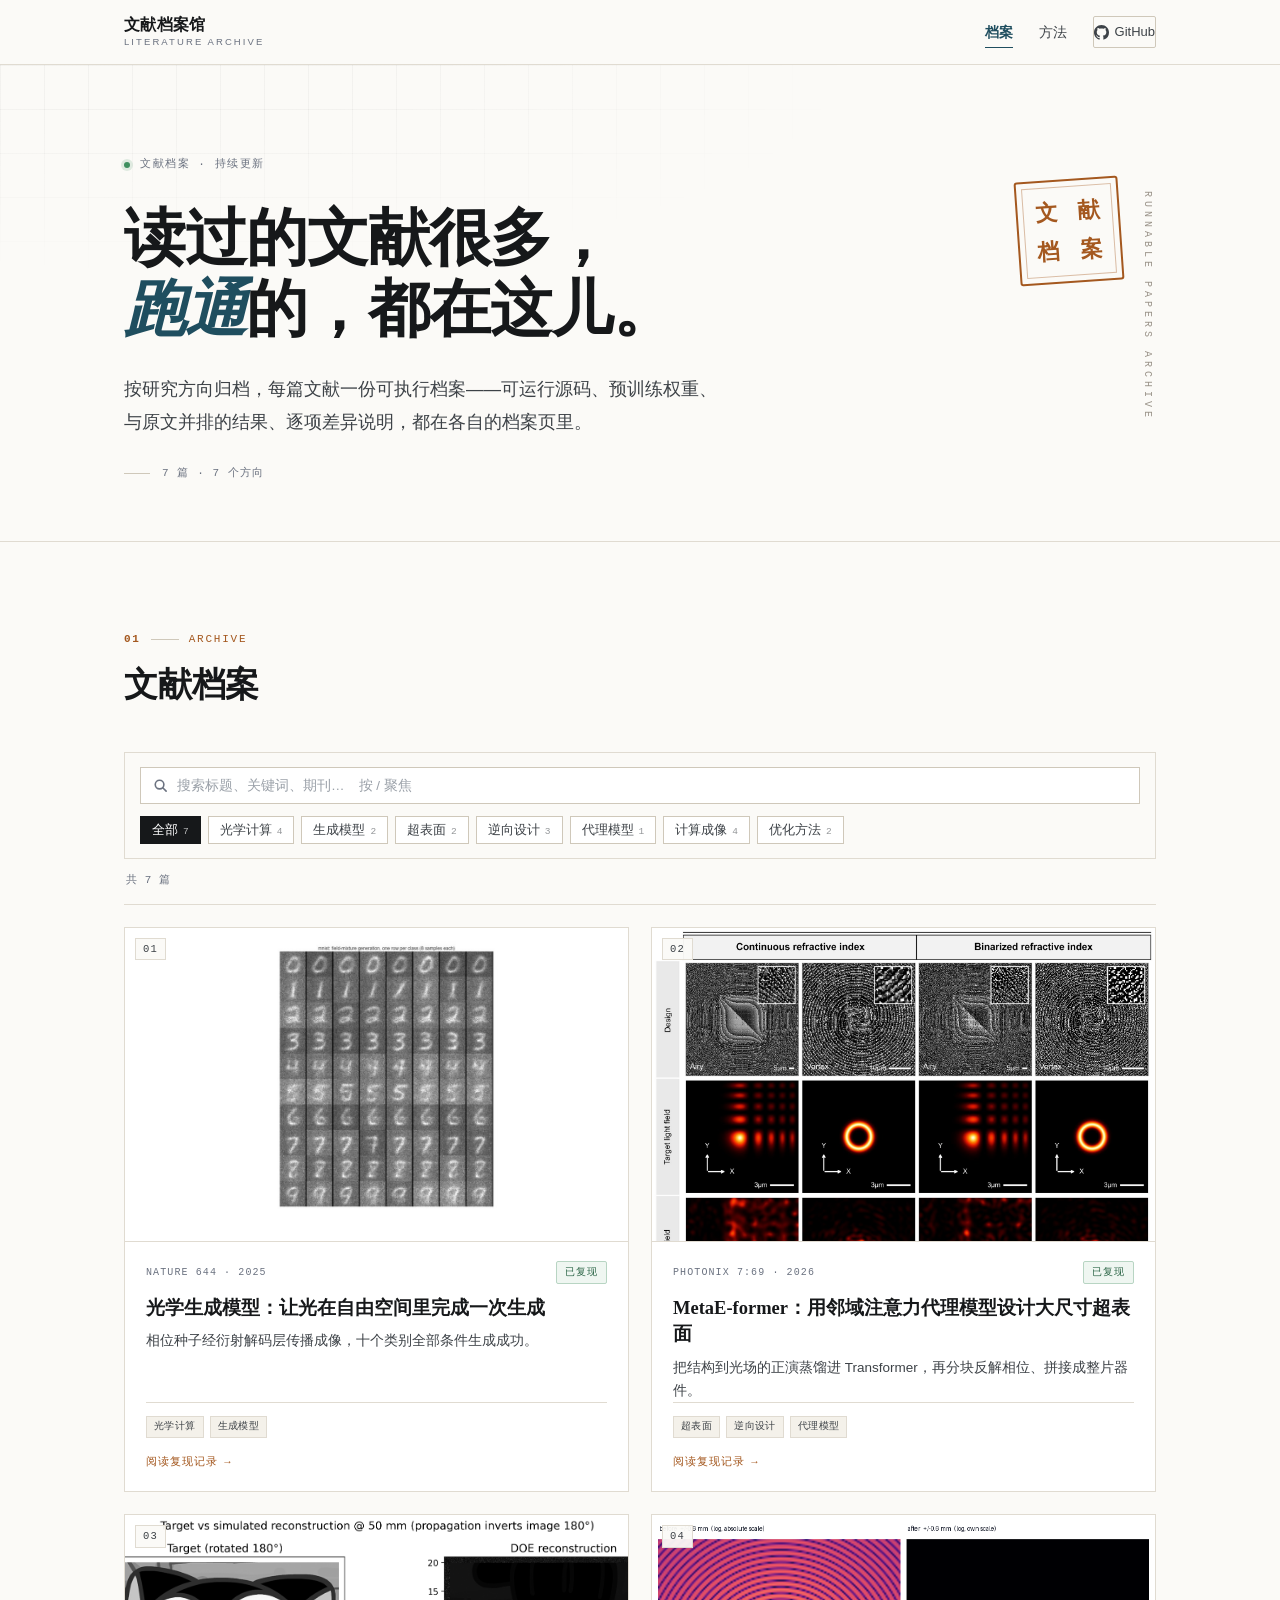
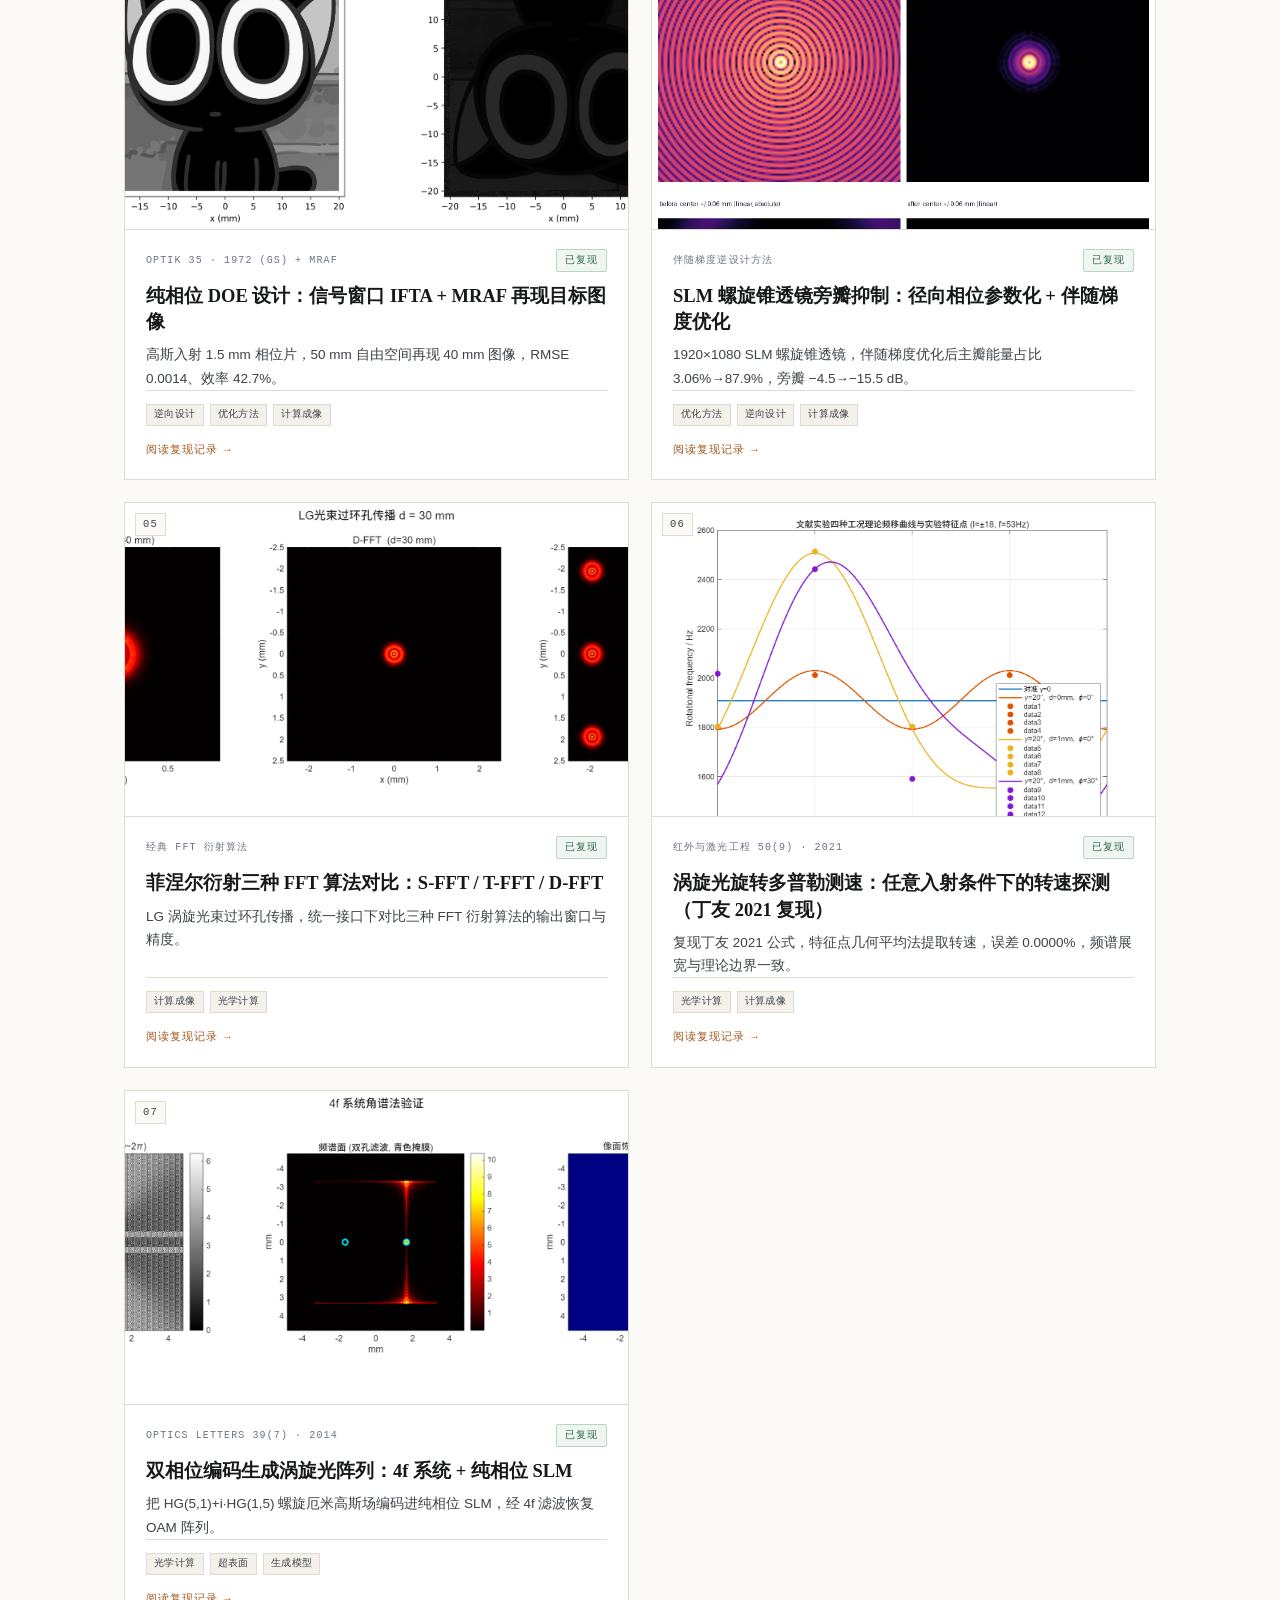
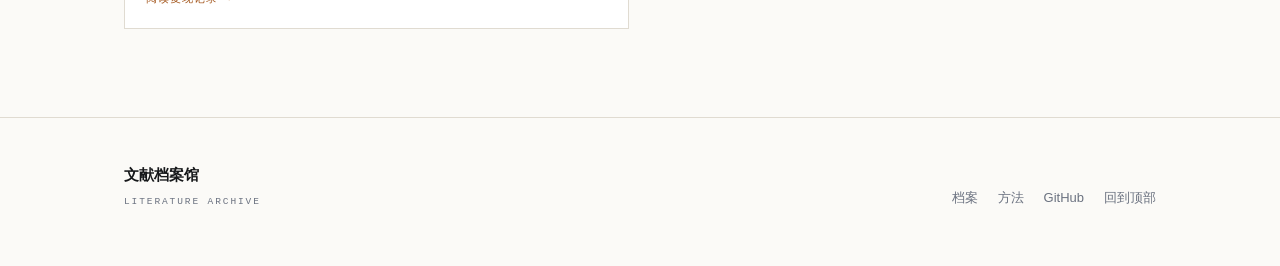
<file: docs/index.html>
﻿<!DOCTYPE html>
<html lang="zh-CN">
<head>
<meta charset="UTF-8">
<meta name="viewport" content="width=device-width, initial-scale=1.0">
<title>文献档案馆 · Literature Archive</title>
<meta name="description" content="按研究方向归档的文献档案：光学计算、超表面、逆向设计、代理模型、计算成像等。每篇给出可运行源码、权重、与原文并排的结果，以及逐项差异说明。">
<meta property="og:title" content="文献档案馆 · Literature Archive">
<meta property="og:description" content="读过的文献很多，跑通的都在这儿。每篇一份可执行档案。">
<meta property="og:type" content="website">
<link rel="icon" href="data:image/svg+xml,%3Csvg xmlns='http://www.w3.org/2000/svg' viewBox='0 0 32 32'%3E%3Crect width='32' height='32' fill='%2316181a'/%3E%3Cg fill='%23fbfaf7'%3E%3Crect x='5' y='18' width='4' height='9'/%3E%3Crect x='11' y='12' width='4' height='15'/%3E%3Crect x='17' y='6' width='4' height='21'/%3E%3Crect x='23' y='15' width='4' height='12'/%3E%3C/g%3E%3C/svg%3E">
<link rel="stylesheet" href="assets/css/site.css">
<script src="https://alice-p197.github.io/analytics.js" defer></script>
</head>
<body>

<nav class="nav">
  <div class="nav-in">
    <a class="brand" href="index.html">
      <span class="cn">文献档案馆</span>
      <span class="en">Literature Archive</span>
    </a>
    <div class="nav-links">
      <a href="index.html#archive" class="active">档案</a>
      <a href="guide.html">方法</a>
      <a class="nav-gh" href="https://github.com/Alice-P197" target="_blank" rel="noopener">
        <svg viewBox="0 0 16 16"><path d="M8 0C3.58 0 0 3.58 0 8c0 3.54 2.29 6.53 5.47 7.59.4.07.55-.17.55-.38 0-.19-.01-.82-.01-1.49-2.01.37-2.53-.49-2.69-.94-.09-.23-.48-.94-.82-1.13-.28-.15-.68-.52-.01-.53.63-.01 1.08.58 1.23.82.72 1.21 1.87.87 2.33.66.07-.52.28-.87.51-1.07-1.78-.2-3.64-.89-3.64-3.95 0-.87.31-1.59.82-2.15-.08-.2-.36-1.02.08-2.12 0 0 .67-.21 2.2.82.64-.18 1.32-.27 2-.27s1.36.09 2 .27c1.53-1.04 2.2-.82 2.2-.82.44 1.1.16 1.92.08 2.12.51.56.82 1.27.82 2.15 0 3.07-1.87 3.75-3.65 3.95.29.25.54.73.54 1.48 0 1.07-.01 1.93-.01 2.2 0 .21.15.46.55.38A8.01 8.01 0 0 0 16 8c0-4.42-3.58-8-8-8z"/></svg>
        GitHub
      </a>
    </div>
  </div>
</nav>

<header class="hero" id="top">
  <div class="wrap hero-in">
    <div class="hero-main">
      <div class="eyebrow">
        <span class="dot"></span>
        文献档案 · 持续更新
      </div>
      <h1>读过的文献很多，<br><em>跑通</em>的，都在这儿。</h1>
      <p class="lede">
        按研究方向归档，每篇文献一份可执行档案——可运行源码、预训练权重、与原文并排的结果、逐项差异说明，都在各自的档案页里。
      </p>
      <div class="meta-line" id="metaline">7 篇 · 7 个方向</div>
    </div>
    <aside class="hero-side" aria-hidden="true">
      <div class="seal"><span>文</span><span>献</span><span>档</span><span>案</span></div>
      <div class="vlabel">Runnable Papers Archive</div>
    </aside>
  </div>
</header>

<!-- ================= 01 ARCHIVE ================= -->
<section id="archive">
  <div class="wrap">
    <div class="shead rv">
      <div class="kicker"><span class="num">01</span><span class="bar"></span>Archive</div>
      <h2>文献档案</h2>
    </div>

    <div class="toolbar rv">
      <label class="searchbox">
        <svg viewBox="0 0 16 16" aria-hidden="true"><circle cx="7" cy="7" r="4.6"/><path d="M10.4 10.4 14 14"/></svg>
        <input id="q" type="search" placeholder="搜索标题、关键词、期刊…　按 / 聚焦" aria-label="搜索文献档案" autocomplete="off">
      </label>
      <div class="catbar" id="cats" role="group" aria-label="按研究方向筛选"></div>
    </div>

    <div class="resultbar rv">
      <span id="count"></span>
      <button class="reset" id="reset" type="button" hidden>清除筛选</button>
    </div>

    <div class="pgrid" id="pgrid">
      <noscript>
        <a class="pcard" href="reproductions/optical-generative-models.html">
          <div class="body"><h3>光学生成模型：让光在自由空间里完成一次生成</h3>
          <p class="sum">Nature 644 · 2025 · 已复现</p></div>
        </a>
        <a class="pcard" href="reproductions/metae-former.html">
          <div class="body"><h3>MetaE-former：用邻域注意力代理模型设计大尺寸超表面</h3>
          <p class="sum">PhotoniX 7:69 · 2026 · 已复现</p></div>
        </a>
      </noscript>
    </div>

    <div class="empty" id="empty" hidden>
      <p class="t">没有匹配的条目</p>
      <p class="d">换个关键词，或者点「全部」回到完整列表。</p>
    </div>
  </div>
</section>

<footer>
  <div class="wrap foot-in">
    <div class="foot-brand">
      文献档案馆
      <span>Literature Archive</span>
    </div>
    <div class="foot-links">
      <a href="index.html#archive">档案</a>
      <a href="guide.html">方法</a>
      <a href="https://github.com/Alice-P197" target="_blank" rel="noopener">GitHub</a>
      <a href="#top">回到顶部</a>
    </div>
  </div>
</footer>

<div class="lb" id="lb"><span class="close">×</span><img id="lbimg" alt=""></div>
<div class="toast" id="toast">已复制</div>

<script src="assets/data/projects.js"></script>
<script src="assets/js/site.js"></script>
</body>
</html>
</file>
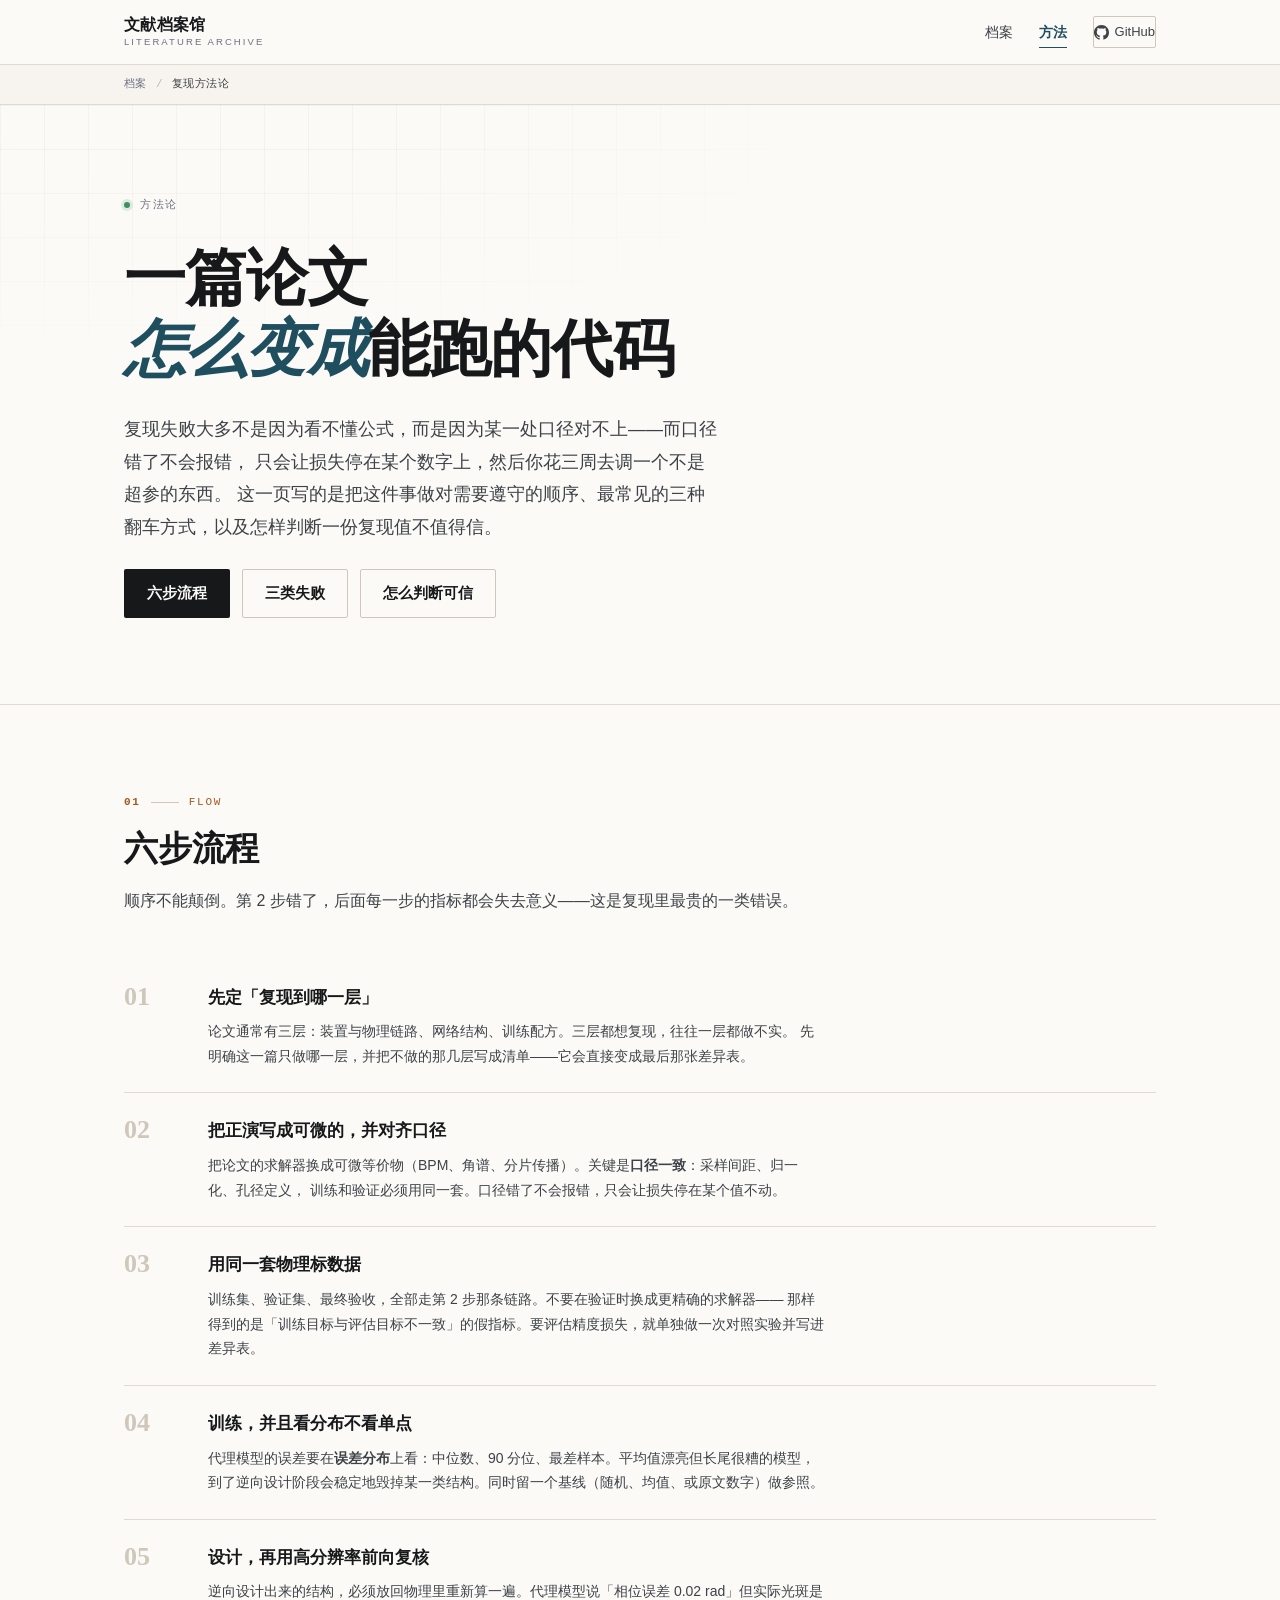
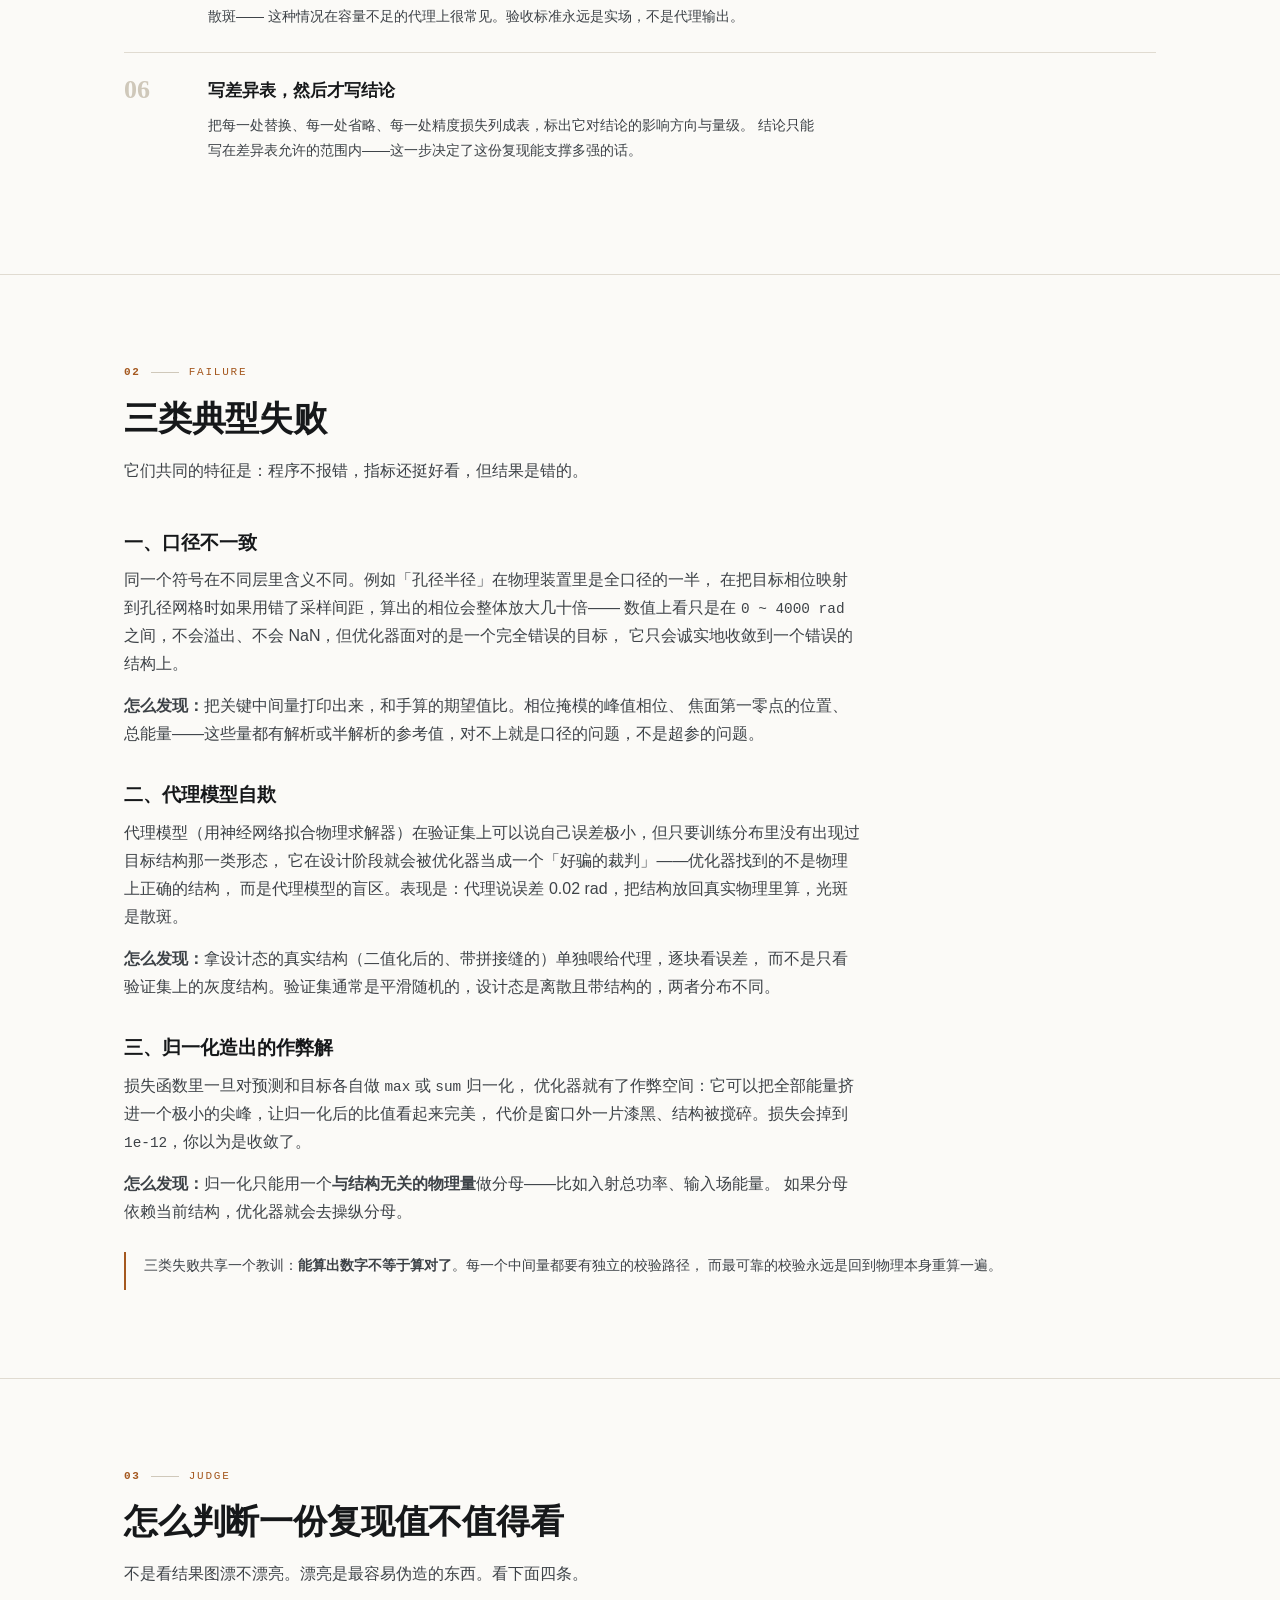
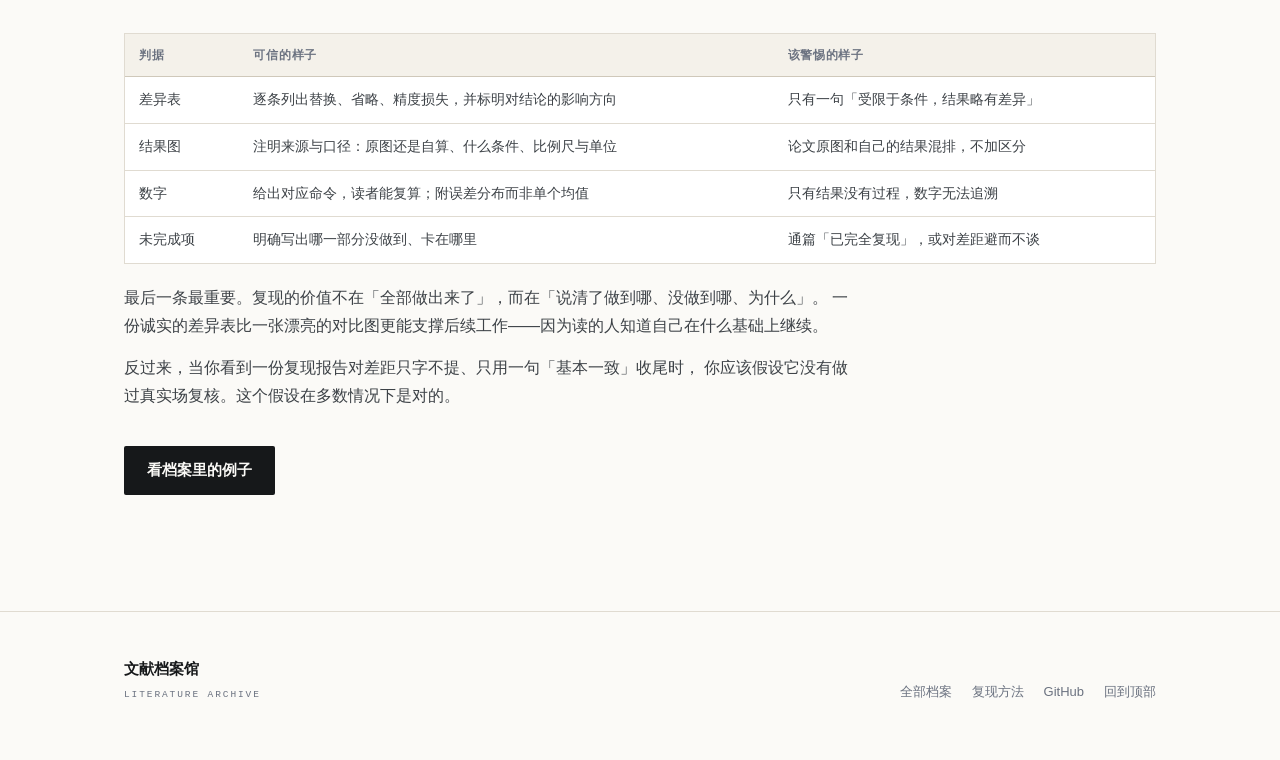
<file: docs/guide.html>
<!DOCTYPE html>
<html lang="zh-CN">
<head>
<meta charset="UTF-8">
<meta name="viewport" content="width=device-width, initial-scale=1.0">
<title>复现方法论 · 文献档案馆</title>
<meta name="description" content="把一篇论文变成可运行代码的六步流程、三类最常见的失败模式，以及判断一份复现是否可信的四个判据。">
<meta property="og:title" content="复现方法论">
<meta property="og:type" content="article">
<link rel="icon" href="data:image/svg+xml,%3Csvg xmlns='http://www.w3.org/2000/svg' viewBox='0 0 32 32'%3E%3Crect width='32' height='32' fill='%2316181a'/%3E%3Cg fill='%23fbfaf7'%3E%3Crect x='5' y='18' width='4' height='9'/%3E%3Crect x='11' y='12' width='4' height='15'/%3E%3Crect x='17' y='6' width='4' height='21'/%3E%3Crect x='23' y='15' width='4' height='12'/%3E%3C/g%3E%3C/svg%3E">
<link rel="stylesheet" href="assets/css/site.css">
</head>
<body>

<nav class="nav">
  <div class="nav-in">
    <a class="brand" href="index.html">
      <span class="cn">文献档案馆</span>
      <span class="en">Literature Archive</span>
    </a>
    <div class="nav-links">
      <a href="index.html#archive">档案</a>
      <a href="guide.html" class="active">方法</a>
      <a class="nav-gh" href="https://github.com/Alice-P197" target="_blank" rel="noopener">
        <svg viewBox="0 0 16 16"><path d="M8 0C3.58 0 0 3.58 0 8c0 3.54 2.29 6.53 5.47 7.59.4.07.55-.17.55-.38 0-.19-.01-.82-.01-1.49-2.01.37-2.53-.49-2.69-.94-.09-.23-.48-.94-.82-1.13-.28-.15-.68-.52-.01-.53.63-.01 1.08.58 1.23.82.72 1.21 1.87.87 2.33.66.07-.52.28-.87.51-1.07-1.78-.2-3.64-.89-3.64-3.95 0-.87.31-1.59.82-2.15-.08-.2-.36-1.02.08-2.12 0 0 .67-.21 2.2.82.64-.18 1.32-.27 2-.27s1.36.09 2 .27c1.53-1.04 2.2-.82 2.2-.82.44 1.1.16 1.92.08 2.12.51.56.82 1.27.82 2.15 0 3.07-1.87 3.75-3.65 3.95.29.25.54.73.54 1.48 0 1.07-.01 1.93-.01 2.2 0 .21.15.46.55.38A8.01 8.01 0 0 0 16 8c0-4.42-3.58-8-8-8z"/></svg>
        GitHub
      </a>
    </div>
  </div>
</nav>

<div class="crumb">
  <div class="in">
    <a href="index.html">档案</a>
    <span class="sep">/</span>
    <span class="cur">复现方法论</span>
  </div>
</div>

<header class="hero" id="top">
  <div class="wrap">
    <div class="eyebrow">
      <span class="dot"></span>
      方法论
    </div>
    <h1>一篇论文<br><em>怎么变成</em>能跑的代码</h1>
    <p class="lede">
      复现失败大多不是因为看不懂公式，而是因为某一处口径对不上——而口径错了不会报错，
      只会让损失停在某个数字上，然后你花三周去调一个不是超参的东西。
      这一页写的是把这件事做对需要遵守的顺序、最常见的三种翻车方式，以及怎样判断一份复现值不值得信。
    </p>
    <div class="cta">
      <a class="btn btn-primary" href="#flow">六步流程</a>
      <a class="btn btn-ghost" href="#failure">三类失败</a>
      <a class="btn btn-ghost" href="#judge">怎么判断可信</a>
    </div>
  </div>
</header>

<!-- ================= 01 FLOW ================= -->
<section id="flow">
  <div class="wrap">
    <div class="shead rv">
      <div class="kicker"><span class="num">01</span><span class="bar"></span>Flow</div>
      <h2>六步流程</h2>
      <p>顺序不能颠倒。第 2 步错了，后面每一步的指标都会失去意义——这是复现里最贵的一类错误。</p>
    </div>

    <div class="rv">
      <div class="step">
        <div class="num">01</div>
        <div>
          <h4>先定「复现到哪一层」</h4>
          <p>论文通常有三层：装置与物理链路、网络结构、训练配方。三层都想复现，往往一层都做不实。
          先明确这一篇只做哪一层，并把不做的那几层写成清单——它会直接变成最后那张差异表。</p>
        </div>
      </div>
      <div class="step">
        <div class="num">02</div>
        <div>
          <h4>把正演写成可微的，并对齐口径</h4>
          <p>把论文的求解器换成可微等价物（BPM、角谱、分片传播）。关键是<b>口径一致</b>：采样间距、归一化、孔径定义，
          训练和验证必须用同一套。口径错了不会报错，只会让损失停在某个值不动。</p>
        </div>
      </div>
      <div class="step">
        <div class="num">03</div>
        <div>
          <h4>用同一套物理标数据</h4>
          <p>训练集、验证集、最终验收，全部走第 2 步那条链路。不要在验证时换成更精确的求解器——
          那样得到的是「训练目标与评估目标不一致」的假指标。要评估精度损失，就单独做一次对照实验并写进差异表。</p>
        </div>
      </div>
      <div class="step">
        <div class="num">04</div>
        <div>
          <h4>训练，并且看分布不看单点</h4>
          <p>代理模型的误差要在<b>误差分布</b>上看：中位数、90 分位、最差样本。平均值漂亮但长尾很糟的模型，
          到了逆向设计阶段会稳定地毁掉某一类结构。同时留一个基线（随机、均值、或原文数字）做参照。</p>
        </div>
      </div>
      <div class="step">
        <div class="num">05</div>
        <div>
          <h4>设计，再用高分辨率前向复核</h4>
          <p>逆向设计出来的结构，必须放回物理里重新算一遍。代理模型说「相位误差 0.02 rad」但实际光斑是散斑——
          这种情况在容量不足的代理上很常见。验收标准永远是实场，不是代理输出。</p>
        </div>
      </div>
      <div class="step">
        <div class="num">06</div>
        <div>
          <h4>写差异表，然后才写结论</h4>
          <p>把每一处替换、每一处省略、每一处精度损失列成表，标出它对结论的影响方向与量级。
          结论只能写在差异表允许的范围内——这一步决定了这份复现能支撑多强的话。</p>
        </div>
      </div>
    </div>
  </div>
</section>

<!-- ================= 02 FAILURE ================= -->
<section id="failure">
  <div class="wrap">
    <div class="shead rv">
      <div class="kicker"><span class="num">02</span><span class="bar"></span>Failure</div>
      <h2>三类典型失败</h2>
      <p>它们共同的特征是：程序不报错，指标还挺好看，但结果是错的。</p>
    </div>

    <div class="prose rv" style="margin-bottom:34px">
      <h3>一、口径不一致</h3>
      <p>同一个符号在不同层里含义不同。例如「孔径半径」在物理装置里是全口径的一半，
      在把目标相位映射到孔径网格时如果用错了采样间距，算出的相位会整体放大几十倍——
      数值上看只是在 <code>0 ~ 4000 rad</code> 之间，不会溢出、不会 NaN，但优化器面对的是一个完全错误的目标，
      它只会诚实地收敛到一个错误的结构上。</p>
      <p><b>怎么发现：</b>把关键中间量打印出来，和手算的期望值比。相位掩模的峰值相位、
      焦面第一零点的位置、总能量——这些量都有解析或半解析的参考值，对不上就是口径的问题，不是超参的问题。</p>
    </div>

    <div class="prose rv" style="margin-bottom:34px">
      <h3>二、代理模型自欺</h3>
      <p>代理模型（用神经网络拟合物理求解器）在验证集上可以说自己误差极小，但只要训练分布里没有出现过目标结构那一类形态，
      它在设计阶段就会被优化器当成一个「好骗的裁判」——优化器找到的不是物理上正确的结构，
      而是代理模型的盲区。表现是：代理说误差 0.02 rad，把结构放回真实物理里算，光斑是散斑。</p>
      <p><b>怎么发现：</b>拿设计态的真实结构（二值化后的、带拼接缝的）单独喂给代理，逐块看误差，
      而不是只看验证集上的灰度结构。验证集通常是平滑随机的，设计态是离散且带结构的，两者分布不同。</p>
    </div>

    <div class="prose rv">
      <h3>三、归一化造出的作弊解</h3>
      <p>损失函数里一旦对预测和目标各自做 <code>max</code> 或 <code>sum</code> 归一化，
      优化器就有了作弊空间：它可以把全部能量挤进一个极小的尖峰，让归一化后的比值看起来完美，
      代价是窗口外一片漆黑、结构被搅碎。损失会掉到 <code>1e-12</code>，你以为是收敛了。</p>
      <p><b>怎么发现：</b>归一化只能用一个<b>与结构无关的物理量</b>做分母——比如入射总功率、输入场能量。
      如果分母依赖当前结构，优化器就会去操纵分母。</p>
    </div>

    <div class="notes rv">
      <p>三类失败共享一个教训：<b>能算出数字不等于算对了</b>。每一个中间量都要有独立的校验路径，
      而最可靠的校验永远是回到物理本身重算一遍。</p>
    </div>
  </div>
</section>

<!-- ================= 03 JUDGE ================= -->
<section id="judge">
  <div class="wrap">
    <div class="shead rv">
      <div class="kicker"><span class="num">03</span><span class="bar"></span>Judge</div>
      <h2>怎么判断一份复现值不值得看</h2>
      <p>不是看结果图漂不漂亮。漂亮是最容易伪造的东西。看下面四条。</p>
    </div>

    <div class="tbl-wrap rv">
      <table>
        <thead><tr><th>判据</th><th>可信的样子</th><th>该警惕的样子</th></tr></thead>
        <tbody>
          <tr>
            <td>差异表</td>
            <td>逐条列出替换、省略、精度损失，并标明对结论的影响方向</td>
            <td>只有一句「受限于条件，结果略有差异」</td>
          </tr>
          <tr>
            <td>结果图</td>
            <td>注明来源与口径：原图还是自算、什么条件、比例尺与单位</td>
            <td>论文原图和自己的结果混排，不加区分</td>
          </tr>
          <tr>
            <td>数字</td>
            <td>给出对应命令，读者能复算；附误差分布而非单个均值</td>
            <td>只有结果没有过程，数字无法追溯</td>
          </tr>
          <tr>
            <td>未完成项</td>
            <td>明确写出哪一部分没做到、卡在哪里</td>
            <td>通篇「已完全复现」，或对差距避而不谈</td>
          </tr>
        </tbody>
      </table>
    </div>

    <div class="prose rv">
      <p>最后一条最重要。复现的价值不在「全部做出来了」，而在「说清了做到哪、没做到哪、为什么」。
      一份诚实的差异表比一张漂亮的对比图更能支撑后续工作——因为读的人知道自己在什么基础上继续。</p>
      <p>反过来，当你看到一份复现报告对差距只字不提、只用一句「基本一致」收尾时，
      你应该假设它没有做过真实场复核。这个假设在多数情况下是对的。</p>
    </div>

    <div class="cta rv" style="margin-top:36px">
      <a class="btn btn-primary" href="index.html#archive">看档案里的例子</a>
    </div>
  </div>
</section>

<footer>
  <div class="wrap foot-in">
    <div class="foot-brand">
      文献档案馆
      <span>Literature Archive</span>
    </div>
    <div class="foot-links">
      <a href="index.html#archive">全部档案</a>
      <a href="guide.html">复现方法</a>
      <a href="https://github.com/Alice-P197" target="_blank" rel="noopener">GitHub</a>
      <a href="#top">回到顶部</a>
    </div>
  </div>
</footer>

<div class="lb" id="lb"><span class="close">×</span><img id="lbimg" alt=""></div>
<div class="toast" id="toast">已复制</div>

<script src="assets/js/site.js"></script>
</body>
</html>
</file>
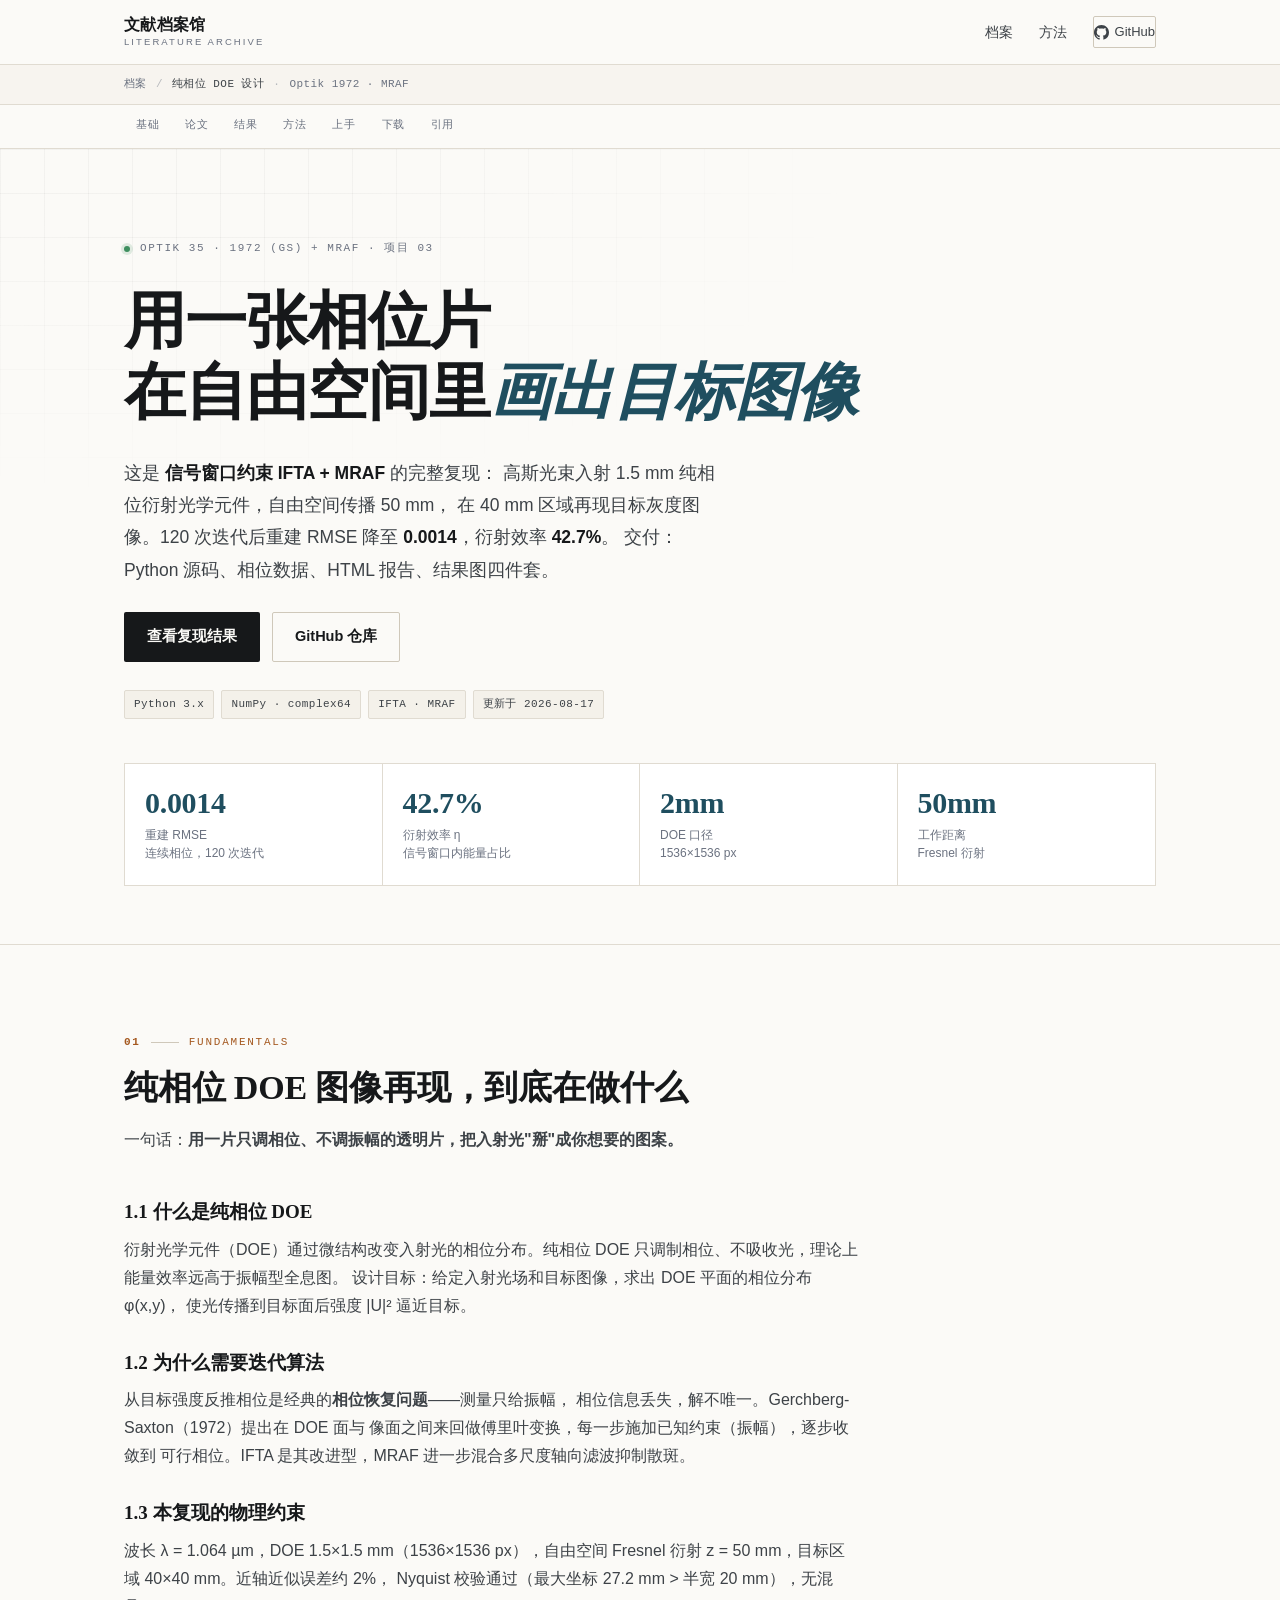
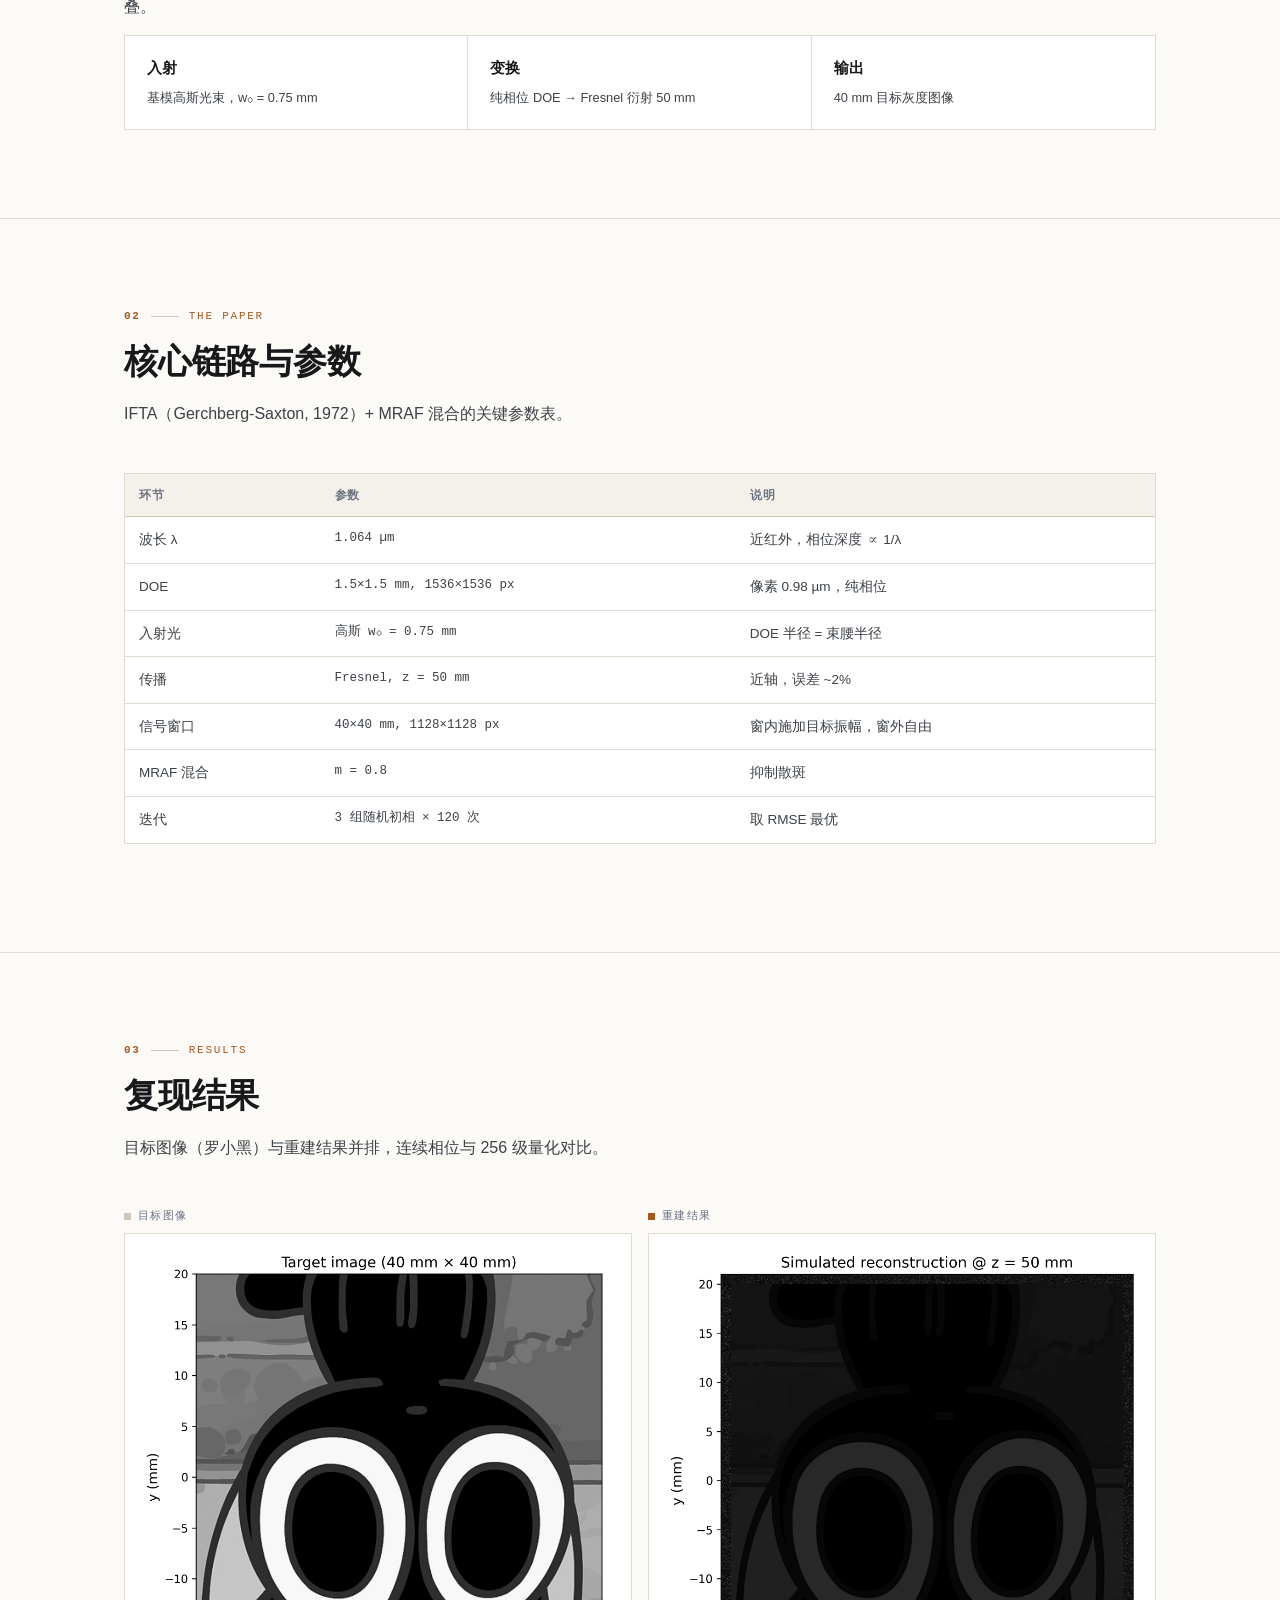
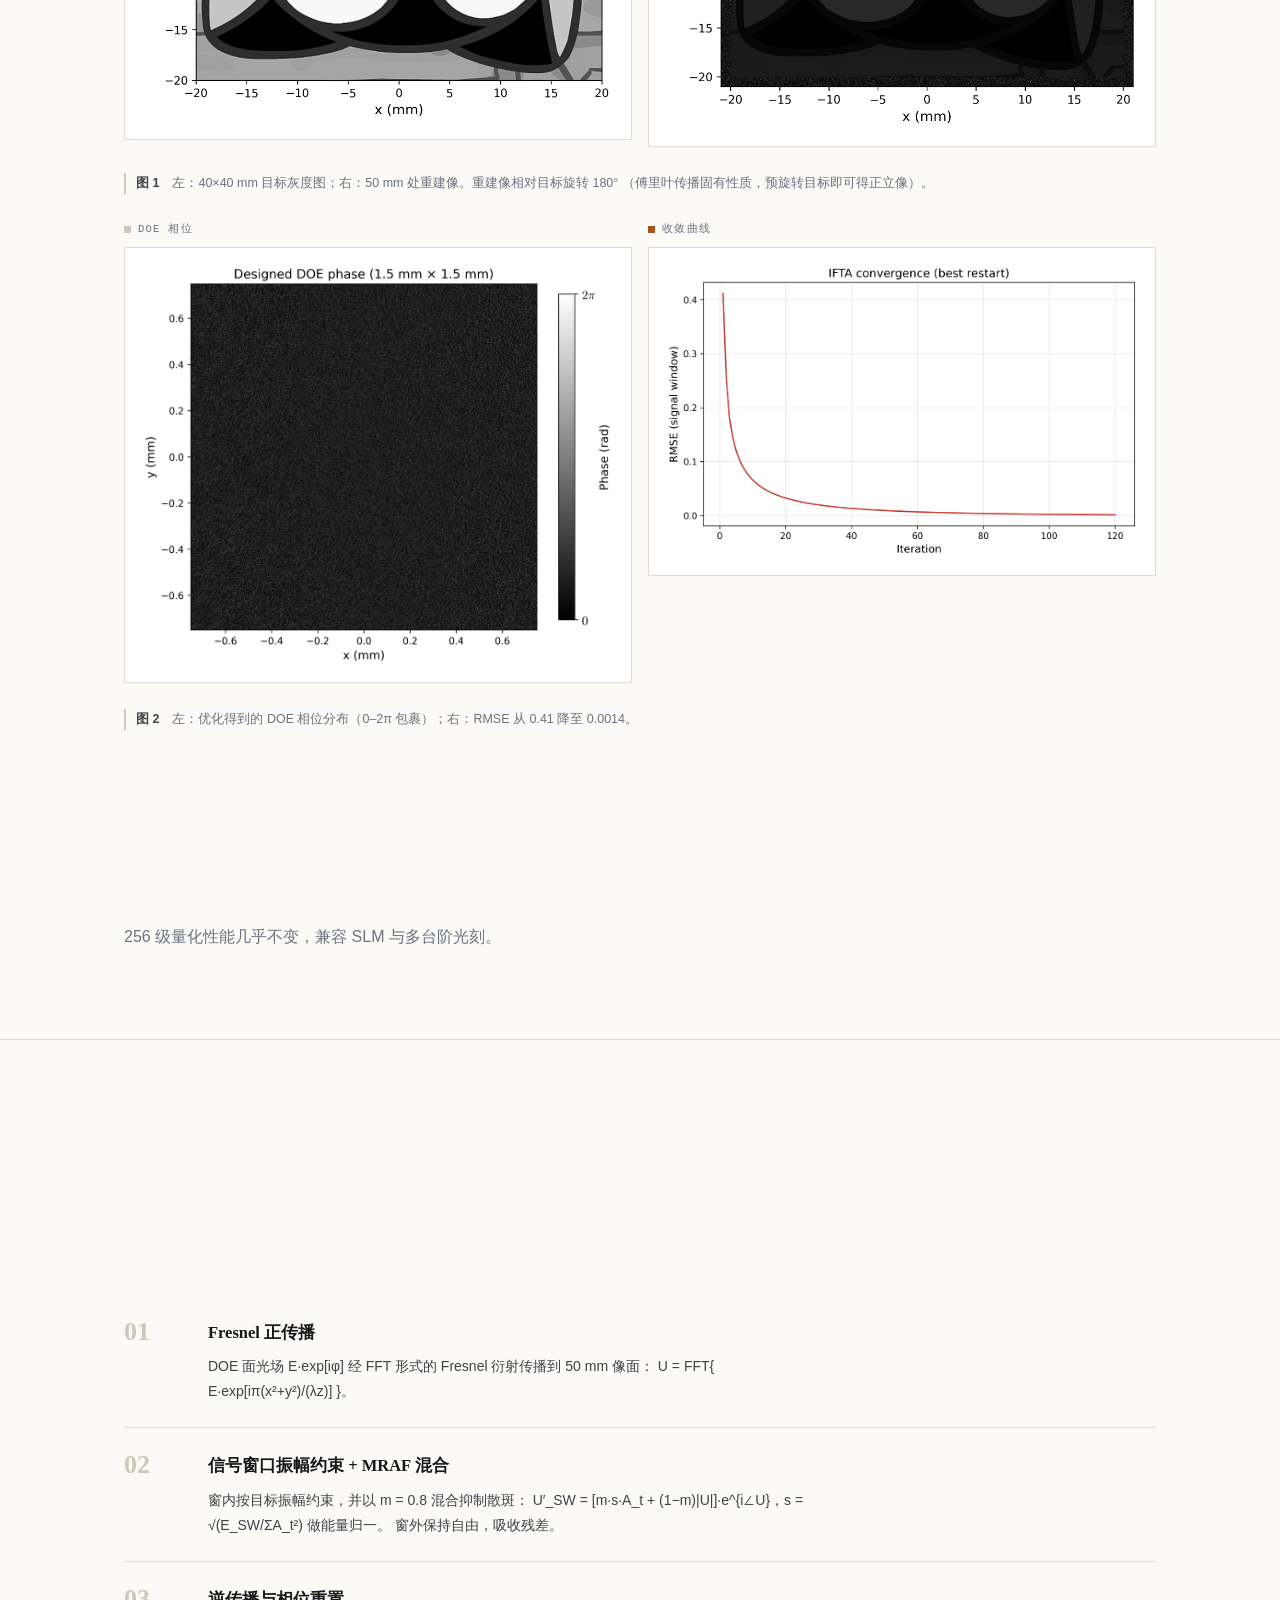
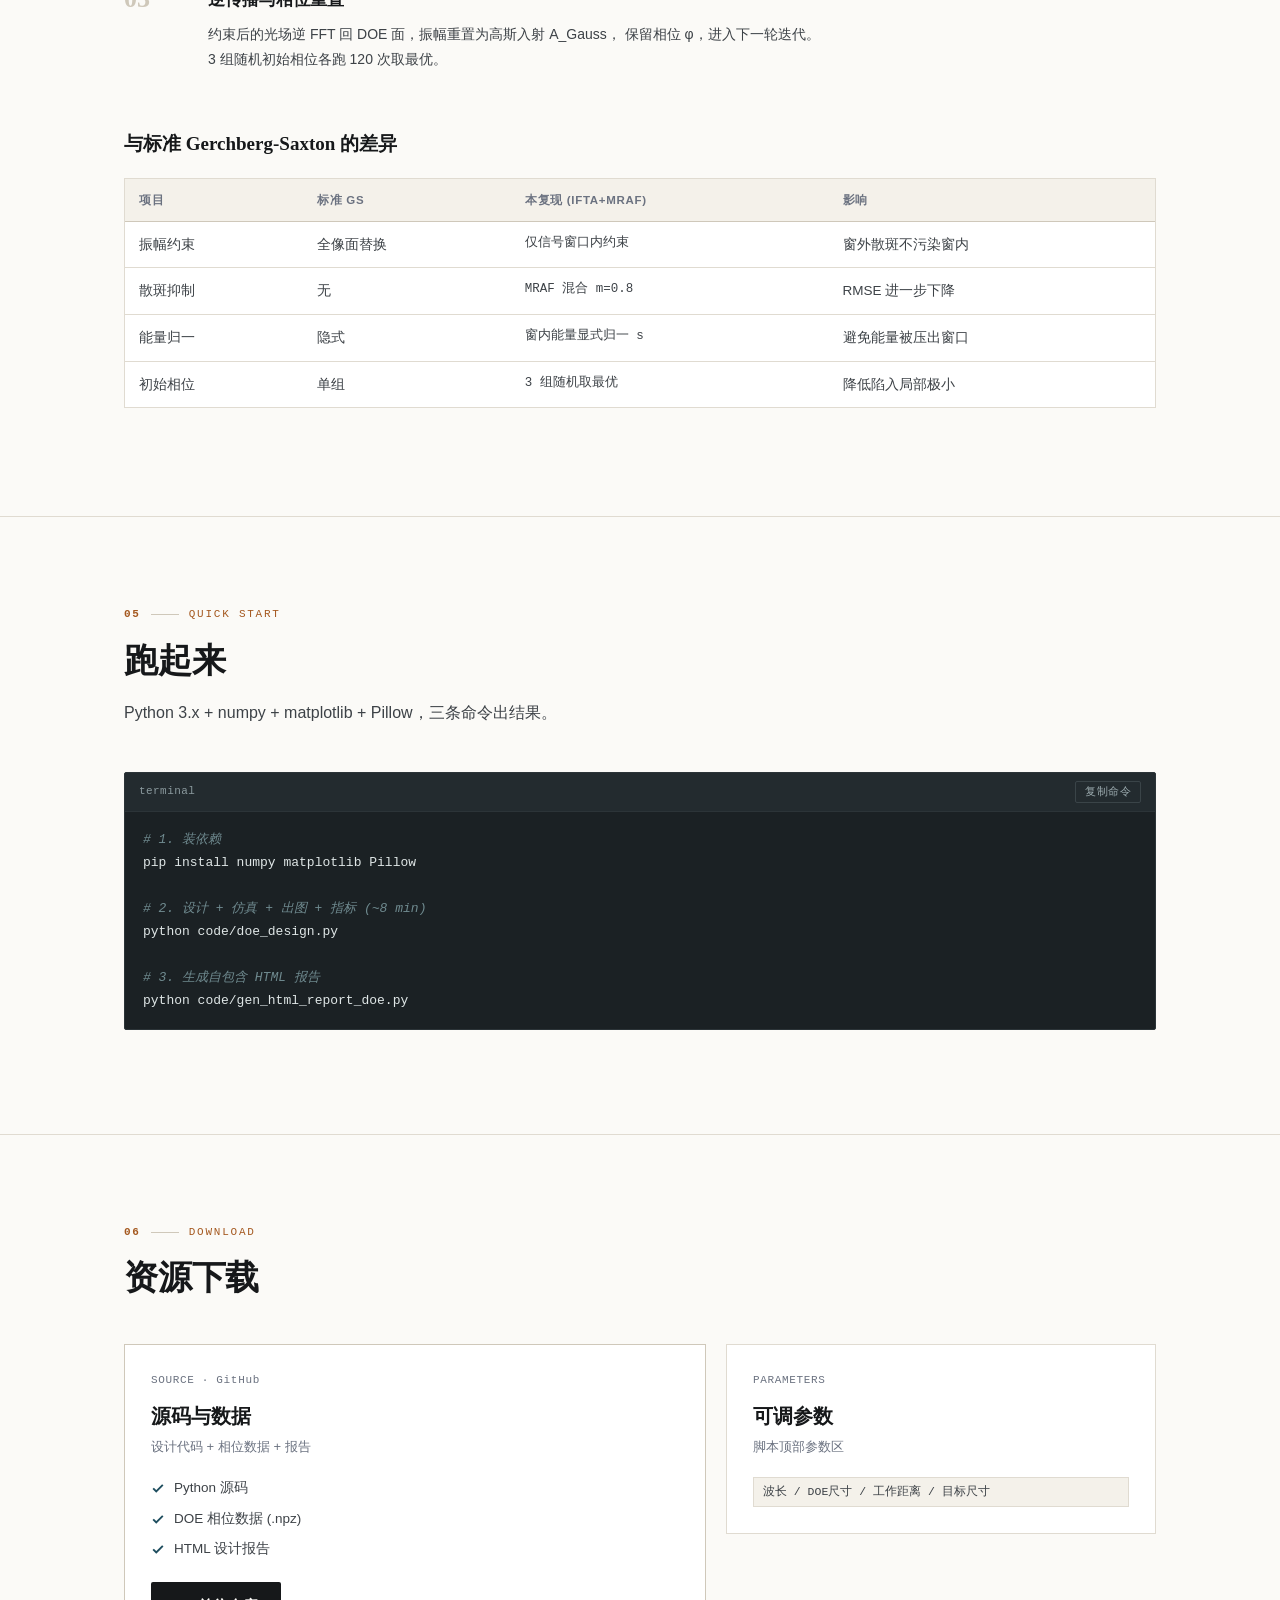
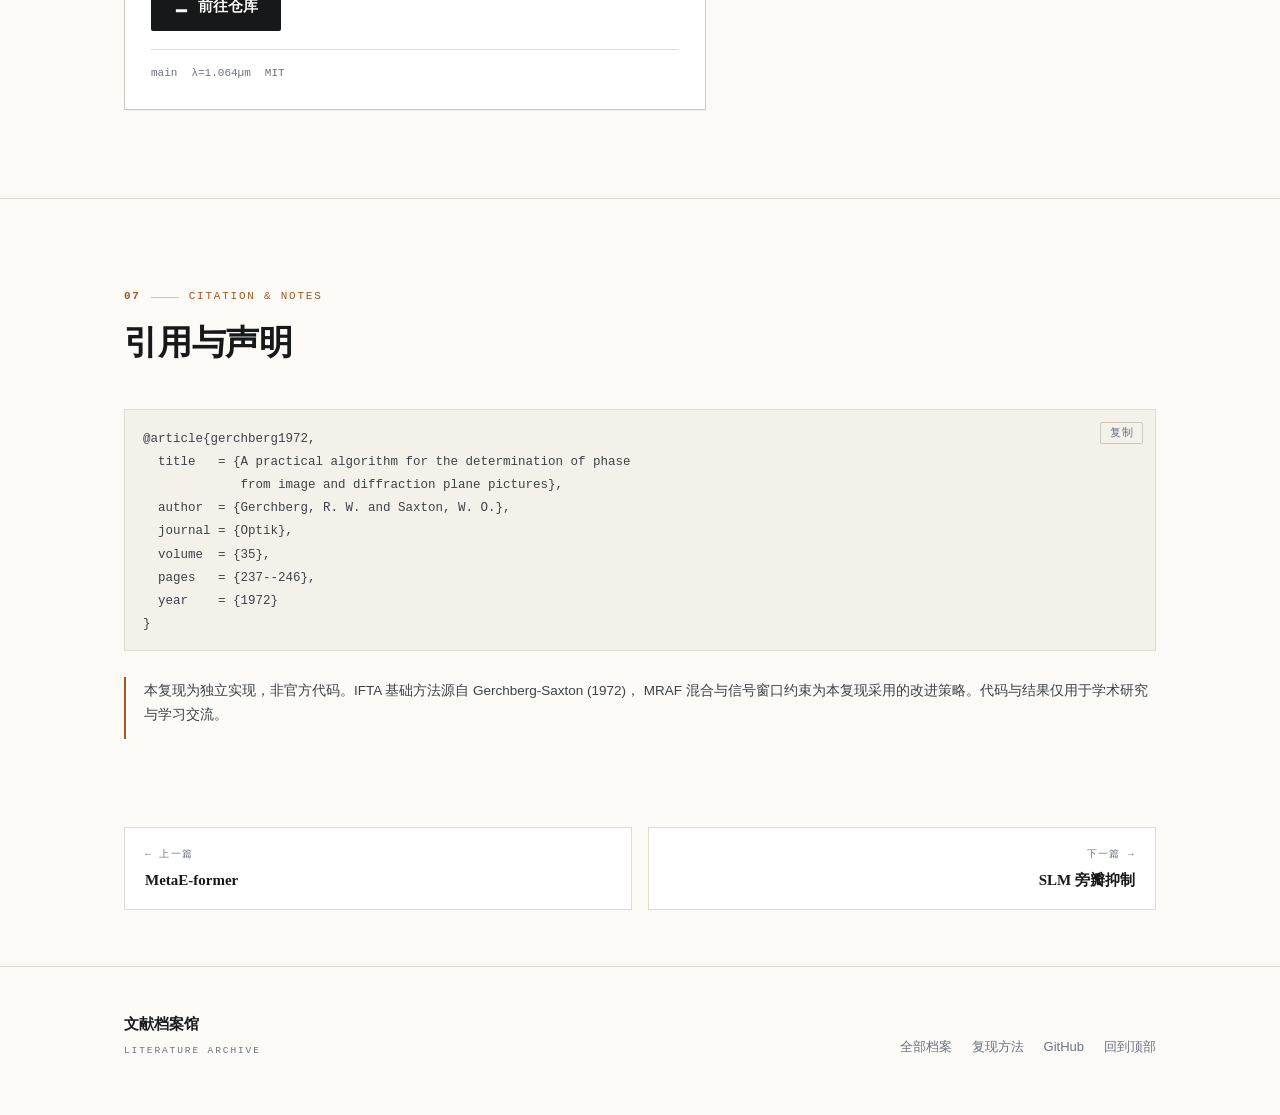
<file: docs/reproductions/doe-image-reconstruction.html>
<!DOCTYPE html>
<html lang="zh-CN">
<head>
<meta charset="UTF-8">
<meta name="viewport" content="width=device-width, initial-scale=1.0">
<title>纯相位 DOE 设计 · IFTA+MRAF 再现目标图像 | 论文复现</title>
<meta name="description" content="复现 Gerchberg-Saxton 迭代傅里叶变换算法（IFTA）与多分辨率轴向滤波（MRAF）的混合方法：高斯光束入射 1.5 mm 纯相位片，自由空间传播 50 mm 再现 40 mm 目标图像，RMSE 0.0014、衍射效率 42.7%。">
<meta property="og:title" content="纯相位 DOE 设计 · IFTA+MRAF 再现目标图像">
<meta property="og:description" content="信号窗口约束 IFTA + MRAF 混合，120 次迭代 RMSE 0.41 降至 0.0014。">
<meta property="og:type" content="article">
<link rel="icon" href="data:image/svg+xml,%3Csvg xmlns='http://www.w3.org/2000/svg' viewBox='0 0 32 32'%3E%3Crect width='32' height='32' fill='%2316181a'/%3E%3Cg fill='%23fbfaf7'%3E%3Crect x='5' y='18' width='4' height='9'/%3E%3Crect x='11' y='12' width='4' height='15'/%3E%3Crect x='17' y='6' width='4' height='21'/%3E%3Crect x='23' y='15' width='4' height='12'/%3E%3C/g%3E%3C/svg%3E">
<link rel="stylesheet" href="../assets/css/site.css">
</head>
<body>

<nav class="nav">
  <div class="nav-in">
    <a class="brand" href="../index.html">
      <span class="cn">文献档案馆</span>
      <span class="en">Literature Archive</span>
    </a>
    <div class="nav-links">
      <a href="../index.html#archive">档案</a>
      <a href="../guide.html">方法</a>
      <a class="nav-gh" href="https://github.com/Alice-P197" target="_blank" rel="noopener">
        <svg viewBox="0 0 16 16"><path d="M8 0C3.58 0 0 3.58 0 8c0 3.54 2.29 6.53 5.47 7.59.4.07.55-.17.55-.38 0-.19-.01-.82-.01-1.49-2.01.37-2.53-.49-2.69-.94-.09-.23-.48-.94-.82-1.13-.28-.15-.68-.52-.01-.53.63-.01 1.08.58 1.23.82.72 1.21 1.87.87 2.33.66.07-.52.28-.87.51-1.07-1.78-.2-3.64-.89-3.64-3.95 0-.87.31-1.59.82-2.15-.08-.2-.36-1.02.08-2.12 0 0 .67-.21 2.2.82.64-.18 1.32-.27 2-.27s1.36.09 2 .27c1.53-1.04 2.2-.82 2.2-.82.44 1.1.16 1.92.08 2.12.51.56.82 1.27.82 2.15 0 3.07-1.87 3.75-3.65 3.95.29.25.54.73.54 1.48 0 1.07-.01 1.93-.01 2.2 0 .21.15.46.55.38A8.01 8.01 0 0 0 16 8c0-4.42-3.58-8-8-8z"/></svg>
        GitHub
      </a>
    </div>
  </div>
</nav>

<div class="crumb">
  <div class="in">
    <a href="../index.html">档案</a>
    <span class="sep">/</span>
    <span class="cur">纯相位 DOE 设计</span>
    <span class="sep">·</span>
    <span>Optik 1972 · MRAF</span>
  </div>
</div>

<div class="anchorbar">
  <div class="in">
    <a href="#fundamentals">基础</a>
    <a href="#paper">论文</a>
    <a href="#results">结果</a>
    <a href="#method">方法</a>
    <a href="#start">上手</a>
    <a href="#download">下载</a>
    <a href="#cite">引用</a>
  </div>
</div>

<header class="hero" id="top">
  <div class="wrap">
    <div class="eyebrow">
      <span class="dot"></span>
      Optik 35 · 1972 (GS) + MRAF · 项目 03
    </div>
    <h1>用一张相位片<br>在自由空间里<em>画出目标图像</em></h1>
    <p class="lede">
      这是 <strong>信号窗口约束 IFTA + MRAF</strong> 的完整复现：
      高斯光束入射 1.5 mm 纯相位衍射光学元件，自由空间传播 50 mm，
      在 40 mm 区域再现目标灰度图像。120 次迭代后重建 RMSE 降至
      <strong>0.0014</strong>，衍射效率 <strong>42.7%</strong>。
      交付：Python 源码、相位数据、HTML 报告、结果图四件套。
    </p>
    <div class="cta">
      <a class="btn btn-primary" href="#results">查看复现结果</a>
      <a class="btn btn-ghost" href="https://github.com/Alice-P197/doe-image-reconstruction" target="_blank" rel="noopener">GitHub 仓库</a>
    </div>
    <div class="chips">
      <span class="chip">Python 3.x</span>
      <span class="chip">NumPy · complex64</span>
      <span class="chip">IFTA · MRAF</span>
      <span class="chip">更新于 2026-08-17</span>
    </div>

    <div class="stats">
      <div class="stat">
        <div class="n" data-count="0.0014" data-dec="4">0</div>
        <div class="k">重建 RMSE<br>连续相位，120 次迭代</div>
      </div>
      <div class="stat">
        <div class="n" data-count="42.7" data-suffix="%" data-dec="1">0</div>
        <div class="k">衍射效率 η<br>信号窗口内能量占比</div>
      </div>
      <div class="stat">
        <div class="n" data-count="1.5" data-suffix="mm">0</div>
        <div class="k">DOE 口径<br>1536×1536 px</div>
      </div>
      <div class="stat">
        <div class="n" data-count="50" data-suffix="mm">0</div>
        <div class="k">工作距离<br>Fresnel 衍射</div>
      </div>
    </div>
  </div>
</header>

<!-- ================= 01 FUNDAMENTALS ================= -->
<section id="fundamentals">
  <div class="wrap">
    <div class="shead rv">
      <div class="kicker"><span class="num">01</span><span class="bar"></span>Fundamentals</div>
      <h2>纯相位 DOE 图像再现，到底在做什么</h2>
      <p>一句话：<b>用一片只调相位、不调振幅的透明片，把入射光"掰"成你想要的图案。</b></p>
    </div>

    <div class="prose rv">
      <h3>1.1 什么是纯相位 DOE</h3>
      <p>衍射光学元件（DOE）通过微结构改变入射光的相位分布。纯相位 DOE
      只调制相位、不吸收光，理论上能量效率远高于振幅型全息图。
      设计目标：给定入射光场和目标图像，求出 DOE 平面的相位分布 φ(x,y)，
      使光传播到目标面后强度 |U|² 逼近目标。</p>

      <h3>1.2 为什么需要迭代算法</h3>
      <p>从目标强度反推相位是经典的<b>相位恢复问题</b>——测量只给振幅，
      相位信息丢失，解不唯一。Gerchberg-Saxton（1972）提出在 DOE 面与
      像面之间来回做傅里叶变换，每一步施加已知约束（振幅），逐步收敛到
      可行相位。IFTA 是其改进型，MRAF 进一步混合多尺度轴向滤波抑制散斑。</p>

      <h3>1.3 本复现的物理约束</h3>
      <p>波长 λ = 1.064 µm，DOE 1.5×1.5 mm（1536×1536 px），自由空间
      Fresnel 衍射 z = 50 mm，目标区域 40×40 mm。近轴近似误差约 2%，
      Nyquist 校验通过（最大坐标 27.2 mm > 半宽 20 mm），无混叠。</p>
    </div>

    <div class="band rv">
      <div><h4>入射</h4><p>基模高斯光束，w₀ = 0.75 mm</p></div>
      <div><h4>变换</h4><p>纯相位 DOE → Fresnel 衍射 50 mm</p></div>
      <div><h4>输出</h4><p>40 mm 目标灰度图像</p></div>
    </div>
  </div>
</section>

<!-- ================= 02 PAPER ================= -->
<section id="paper">
  <div class="wrap">
    <div class="shead rv">
      <div class="kicker"><span class="num">02</span><span class="bar"></span>The Paper</div>
      <h2>核心链路与参数</h2>
      <p>IFTA（Gerchberg-Saxton, 1972）+ MRAF 混合的关键参数表。</p>
    </div>

    <div class="tbl-wrap rv">
      <table>
        <thead><tr><th>环节</th><th>参数</th><th>说明</th></tr></thead>
        <tbody>
          <tr><td>波长 λ</td><td class="mono">1.064 µm</td><td>近红外，相位深度 ∝ 1/λ</td></tr>
          <tr><td>DOE</td><td class="mono">1.5×1.5 mm, 1536×1536 px</td><td>像素 0.98 µm，纯相位</td></tr>
          <tr><td>入射光</td><td class="mono">高斯 w₀ = 0.75 mm</td><td>DOE 半径 = 束腰半径</td></tr>
          <tr><td>传播</td><td class="mono">Fresnel, z = 50 mm</td><td>近轴，误差 ~2%</td></tr>
          <tr><td>信号窗口</td><td class="mono">40×40 mm, 1128×1128 px</td><td>窗内施加目标振幅，窗外自由</td></tr>
          <tr><td>MRAF 混合</td><td class="mono">m = 0.8</td><td>抑制散斑</td></tr>
          <tr><td>迭代</td><td class="mono">3 组随机初相 × 120 次</td><td>取 RMSE 最优</td></tr>
        </tbody>
      </table>
    </div>
  </div>
</section>

<!-- ================= 03 RESULTS ================= -->
<section id="results">
  <div class="wrap">
    <div class="shead rv">
      <div class="kicker"><span class="num">03</span><span class="bar"></span>Results</div>
      <h2>复现结果</h2>
      <p>目标图像（罗小黑）与重建结果并排，连续相位与 256 级量化对比。</p>
    </div>

    <div class="compare rv">
      <figure>
        <div class="lab paper"><span class="sq"></span>目标图像</div>
        <div class="figbox"><img src="../assets/img/doe-image-reconstruction/doe_target.png" alt="目标图像" data-lb></div>
      </figure>
      <figure>
        <div class="lab ours"><span class="sq"></span>重建结果</div>
        <div class="figbox"><img src="../assets/img/doe-image-reconstruction/doe_reconstruction.png" alt="重建结果" data-lb></div>
      </figure>
    </div>
    <figcaption style="margin-bottom:26px">
      <b>图 1</b>　左：40×40 mm 目标灰度图；右：50 mm 处重建像。重建像相对目标旋转 180°
      （傅里叶传播固有性质，预旋转目标即可得正立像）。
    </figcaption>

    <div class="compare rv">
      <figure>
        <div class="lab paper"><span class="sq"></span>DOE 相位</div>
        <div class="figbox"><img src="../assets/img/doe-image-reconstruction/doe_phase.png" alt="DOE相位" data-lb></div>
      </figure>
      <figure>
        <div class="lab ours"><span class="sq"></span>收敛曲线</div>
        <div class="figbox"><img src="../assets/img/doe-image-reconstruction/doe_convergence.png" alt="收敛曲线" data-lb></div>
      </figure>
    </div>
    <figcaption style="margin-bottom:26px">
      <b>图 2</b>　左：优化得到的 DOE 相位分布（0–2π 包裹）；右：RMSE 从 0.41 降至 0.0014。
    </figcaption>

    <div class="tbl-wrap rv" style="margin-top:36px">
      <table>
        <thead><tr><th>指标</th><th>连续相位</th><th>256 级量化 (8 bit)</th></tr></thead>
        <tbody>
          <tr><td>重建 RMSE（最优）</td><td>0.0014</td><td>0.0040</td></tr>
          <tr><td>衍射效率 η</td><td>42.7%</td><td>42.7%</td></tr>
        </tbody>
      </table>
    </div>
    <p style="margin-top:16px;color:var(--muted)">
      256 级量化性能几乎不变，兼容 SLM 与多台阶光刻。
    </p>
  </div>
</section>

<!-- ================= 04 METHOD ================= -->
<section id="method">
  <div class="wrap">
    <div class="shead rv">
      <div class="kicker"><span class="num">04</span><span class="bar"></span>Method</div>
      <h2>复现方法</h2>
      <p>信号窗口 IFTA + MRAF 的迭代循环，以及与标准 GS 的关键差异。</p>
    </div>

    <div class="rv">
      <div class="step">
        <div class="num">01</div>
        <div><h4>Fresnel 正传播</h4>
        <p>DOE 面光场 E·exp[iφ] 经 FFT 形式的 Fresnel 衍射传播到 50 mm 像面：
        U = FFT{ E·exp[iπ(x²+y²)/(λz)] }。</p></div>
      </div>
      <div class="step">
        <div class="num">02</div>
        <div><h4>信号窗口振幅约束 + MRAF 混合</h4>
        <p>窗内按目标振幅约束，并以 m = 0.8 混合抑制散斑：
        U′_SW = [m·s·A_t + (1−m)|U|]·e^{i∠U}，s = √(E_SW/ΣA_t²) 做能量归一。
        窗外保持自由，吸收残差。</p></div>
      </div>
      <div class="step">
        <div class="num">03</div>
        <div><h4>逆传播与相位重置</h4>
        <p>约束后的光场逆 FFT 回 DOE 面，振幅重置为高斯入射 A_Gauss，
        保留相位 φ，进入下一轮迭代。3 组随机初始相位各跑 120 次取最优。</p></div>
      </div>
    </div>

    <h3 style="margin-top:36px">与标准 Gerchberg-Saxton 的差异</h3>
    <div class="tbl-wrap rv">
      <table>
        <thead><tr><th>项目</th><th>标准 GS</th><th>本复现 (IFTA+MRAF)</th><th>影响</th></tr></thead>
        <tbody>
          <tr><td>振幅约束</td><td>全像面替换</td><td class="mono">仅信号窗口内约束</td><td>窗外散斑不污染窗内</td></tr>
          <tr><td>散斑抑制</td><td>无</td><td class="mono">MRAF 混合 m=0.8</td><td>RMSE 进一步下降</td></tr>
          <tr><td>能量归一</td><td>隐式</td><td class="mono">窗内能量显式归一 s</td><td>避免能量被压出窗口</td></tr>
          <tr><td>初始相位</td><td>单组</td><td class="mono">3 组随机取最优</td><td>降低陷入局部极小</td></tr>
        </tbody>
      </table>
    </div>
  </div>
</section>

<!-- ================= 05 START ================= -->
<section id="start">
  <div class="wrap">
    <div class="shead rv">
      <div class="kicker"><span class="num">05</span><span class="bar"></span>Quick Start</div>
      <h2>跑起来</h2>
      <p>Python 3.x + numpy + matplotlib + Pillow，三条命令出结果。</p>
    </div>

    <div class="codeblock rv">
      <div class="codehead"><span>terminal</span>
        <button class="copybtn" data-copy="#cmd">复制命令</button></div>
      <pre id="cmd"><span class="c"># 1. 装依赖</span>
pip install numpy matplotlib Pillow

<span class="c"># 2. 设计 + 仿真 + 出图 + 指标 (~8 min)</span>
python code/doe_design.py

<span class="c"># 3. 生成自包含 HTML 报告</span>
python code/gen_html_report_doe.py</pre>
    </div>
  </div>
</section>

<!-- ================= 06 DOWNLOAD ================= -->
<section id="download">
  <div class="wrap">
    <div class="shead rv">
      <div class="kicker"><span class="num">06</span><span class="bar"></span>Download</div>
      <h2>资源下载</h2>
    </div>

    <div class="dl-grid rv">
      <div class="dl-card primary">
        <div class="ver">SOURCE · GitHub</div>
        <h3>源码与数据</h3>
        <div class="sub">设计代码 + 相位数据 + 报告</div>
        <ul class="checklist">
          <li><svg viewBox="0 0 16 16"><path d="M2.5 8.5 6 12l7.5-7.5"/></svg>Python 源码</li>
          <li><svg viewBox="0 0 16 16"><path d="M2.5 8.5 6 12l7.5-7.5"/></svg>DOE 相位数据 (.npz)</li>
          <li><svg viewBox="0 0 16 16"><path d="M2.5 8.5 6 12l7.5-7.5"/></svg>HTML 设计报告</li>
        </ul>
        <div class="dl-actions">
          <a class="btn btn-primary" href="https://github.com/Alice-P197/doe-image-reconstruction" target="_blank" rel="noopener">
            <svg viewBox="0 0 16 16"><path d="M8 1v9m0 0 3.5-3.5M8 10 4.5 6.5M2 11v3h12v-3"/></svg>前往仓库
          </a>
        </div>
        <div class="meta-row"><span>main</span><span>λ=1.064µm</span><span>MIT</span></div>
      </div>
      <div class="dl-card">
        <div class="ver">PARAMETERS</div>
        <h3>可调参数</h3>
        <div class="sub">脚本顶部参数区</div>
        <div class="pathline">波长 / DOE尺寸 / 工作距离 / 目标尺寸</div>
      </div>
    </div>
  </div>
</section>

<!-- ================= 07 CITE ================= -->
<section id="cite">
  <div class="wrap">
    <div class="shead rv">
      <div class="kicker"><span class="num">07</span><span class="bar"></span>Citation &amp; Notes</div>
      <h2>引用与声明</h2>
    </div>

    <div class="bibtex rv">
      <button class="copybtn" data-copy="#bib">复制</button>
      <pre id="bib">@article{gerchberg1972,
  title   = {A practical algorithm for the determination of phase
             from image and diffraction plane pictures},
  author  = {Gerchberg, R. W. and Saxton, W. O.},
  journal = {Optik},
  volume  = {35},
  pages   = {237--246},
  year    = {1972}
}</pre>
    </div>

    <div class="notes rv">
      <p>本复现为独立实现，非官方代码。IFTA 基础方法源自 Gerchberg-Saxton (1972)，
      MRAF 混合与信号窗口约束为本复现采用的改进策略。代码与结果仅用于学术研究与学习交流。</p>
    </div>
  </div>
</section>

<div class="wrap">
  <div class="pager">
    <a href="metae-former.html" title="上一篇">
      <div class="dir">← 上一篇</div>
      <div class="tt">MetaE-former</div>
    </a>
    <a class="next" href="slm-phase-optimization.html" title="下一篇">
      <div class="dir">下一篇 →</div>
      <div class="tt">SLM 旁瓣抑制</div>
    </a>
  </div>
</div>

<footer>
  <div class="wrap foot-in">
    <div class="foot-brand">文献档案馆<span>Literature Archive</span></div>
    <div class="foot-links">
      <a href="../index.html#archive">全部档案</a>
      <a href="../guide.html">复现方法</a>
      <a href="https://github.com/Alice-P197" target="_blank" rel="noopener">GitHub</a>
      <a href="#top">回到顶部</a>
    </div>
  </div>
</footer>

<div class="lb" id="lb"><span class="close">×</span><img id="lbimg" alt=""></div>
<div class="toast" id="toast">已复制</div>

<script src="../assets/js/site.js"></script>
</body>
</html>
</file>
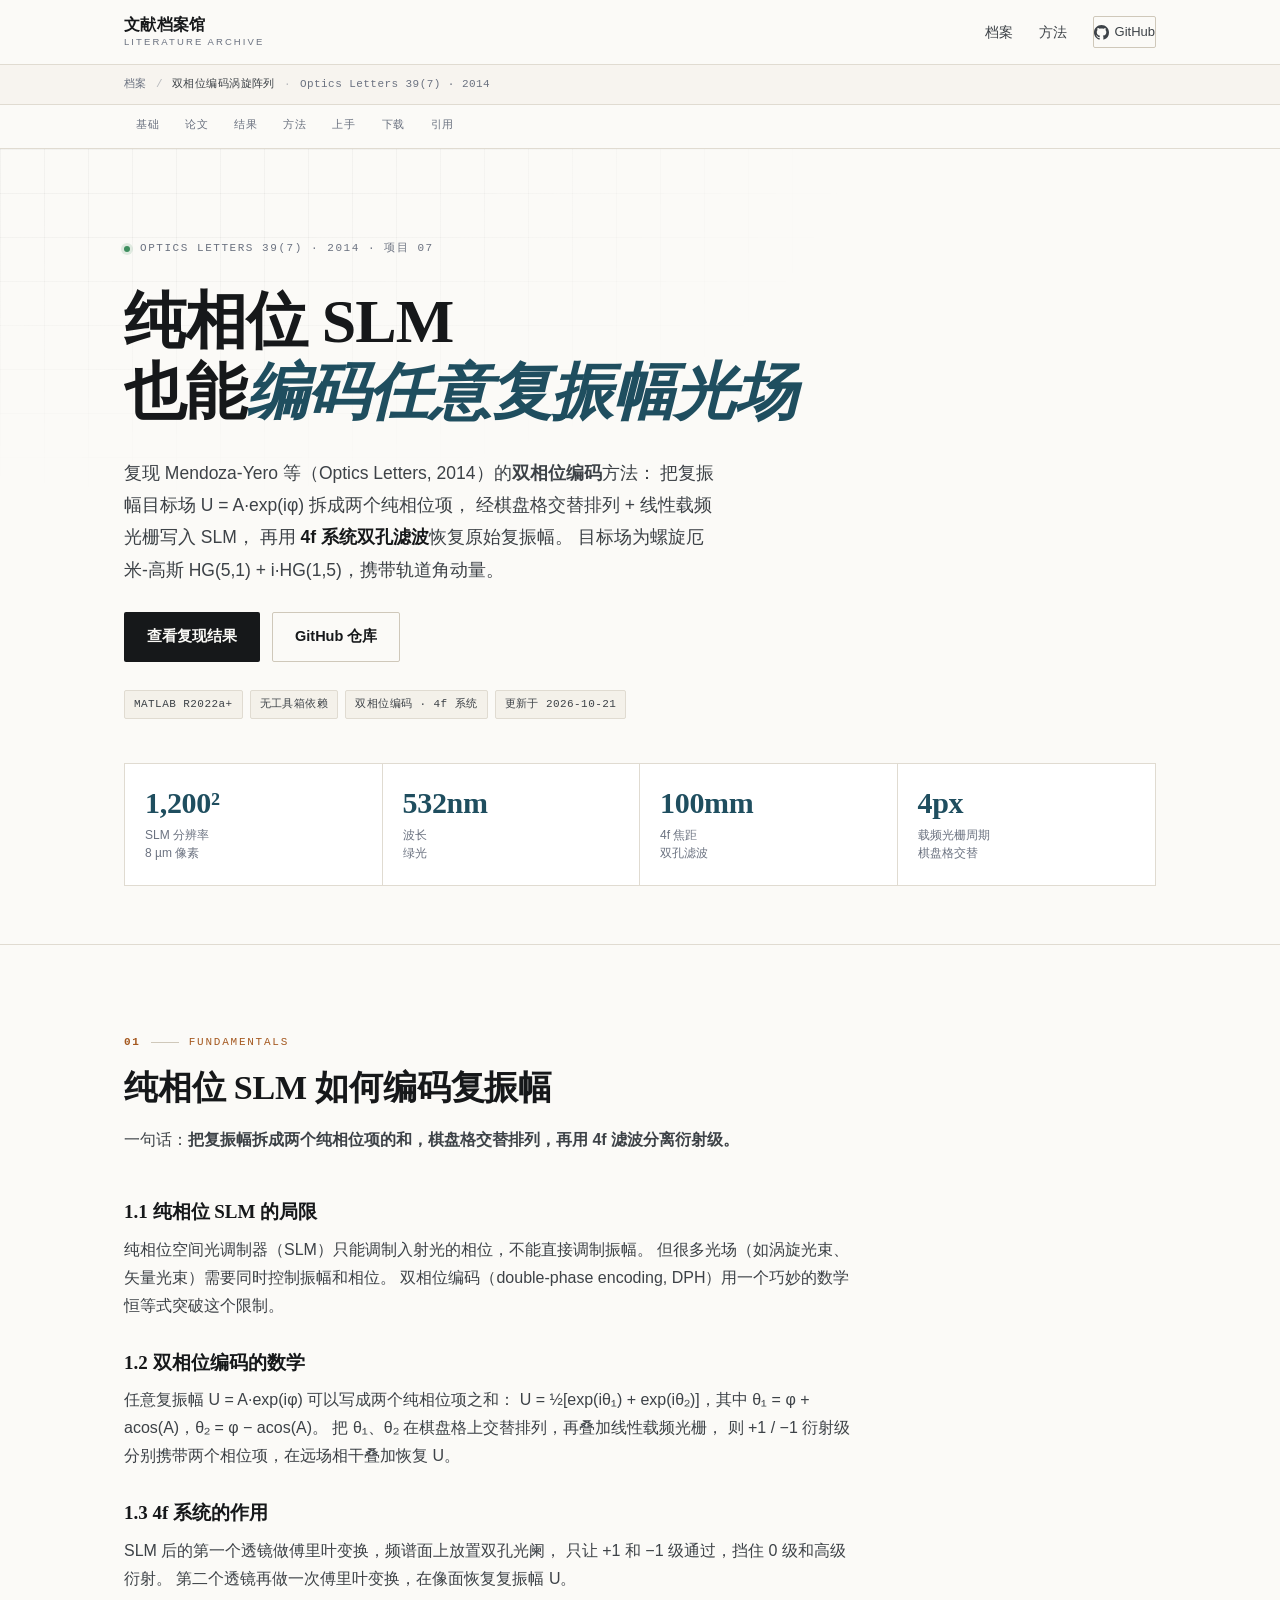
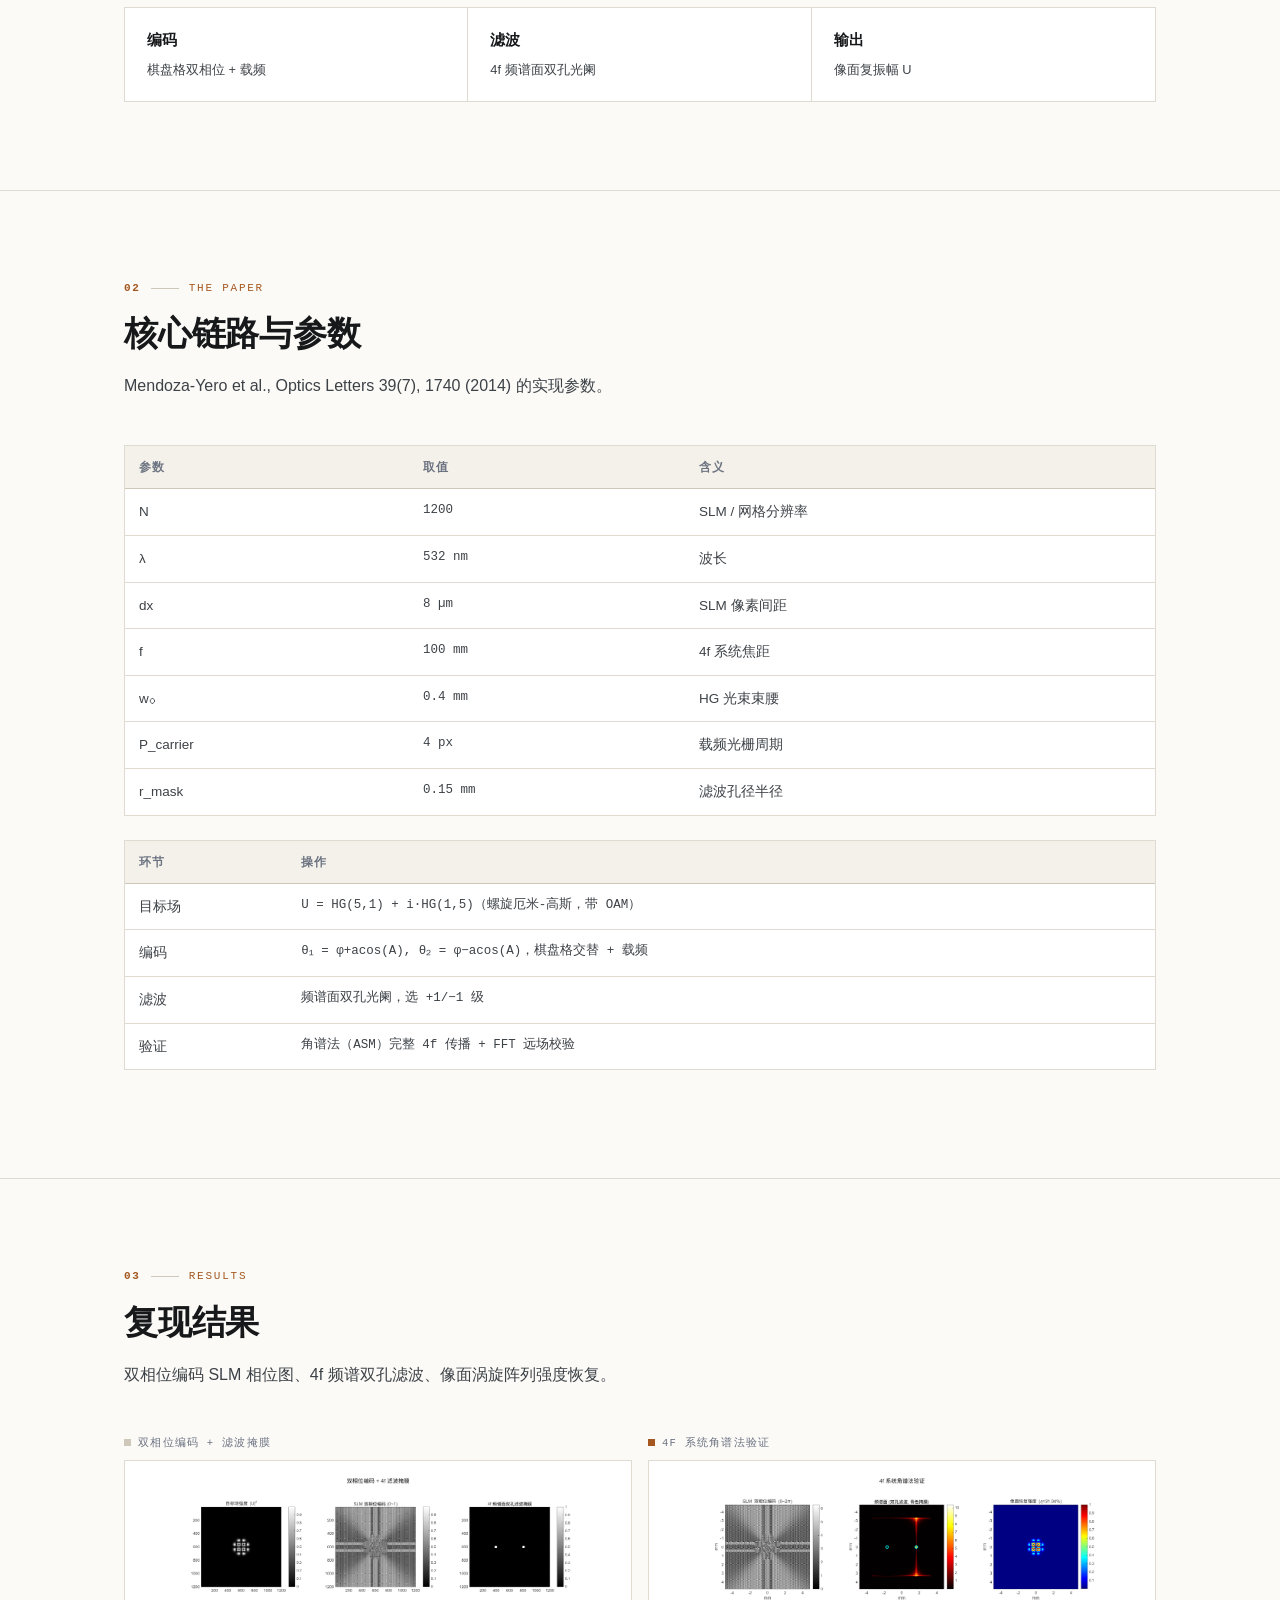
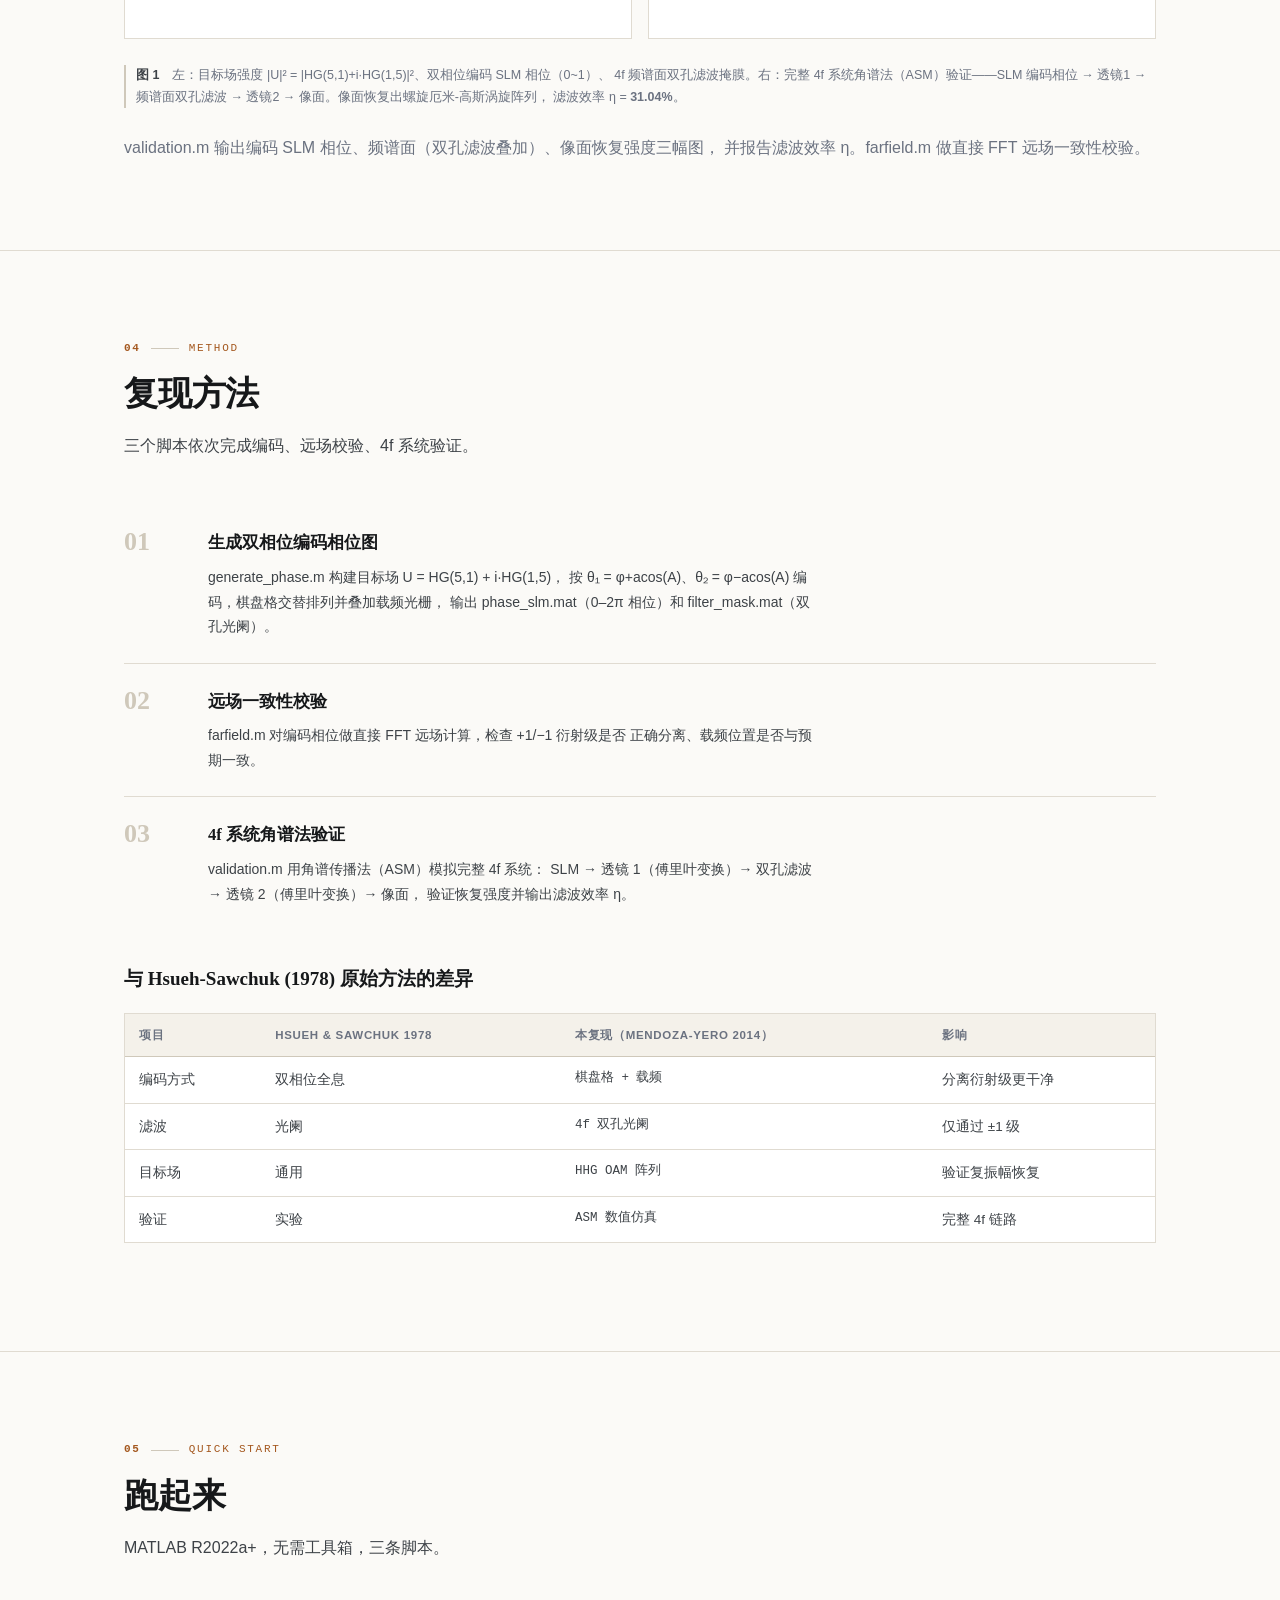
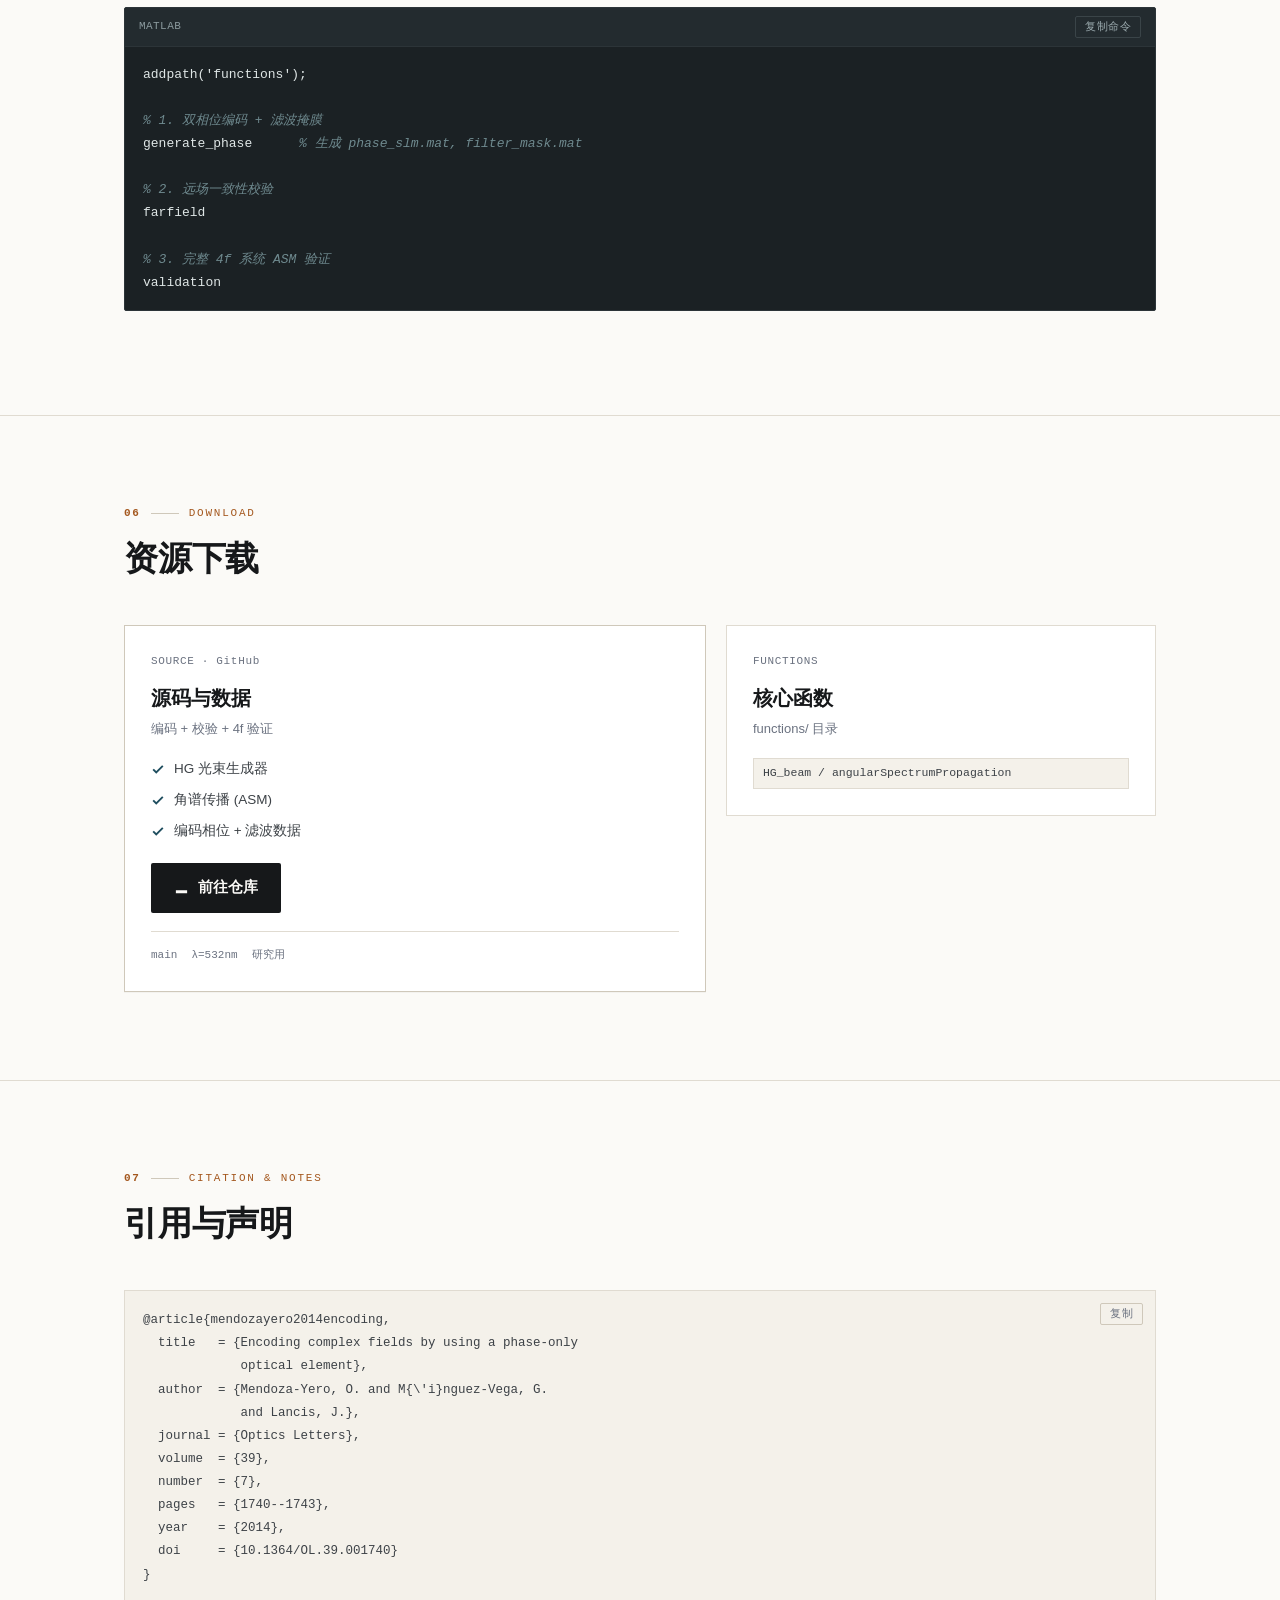
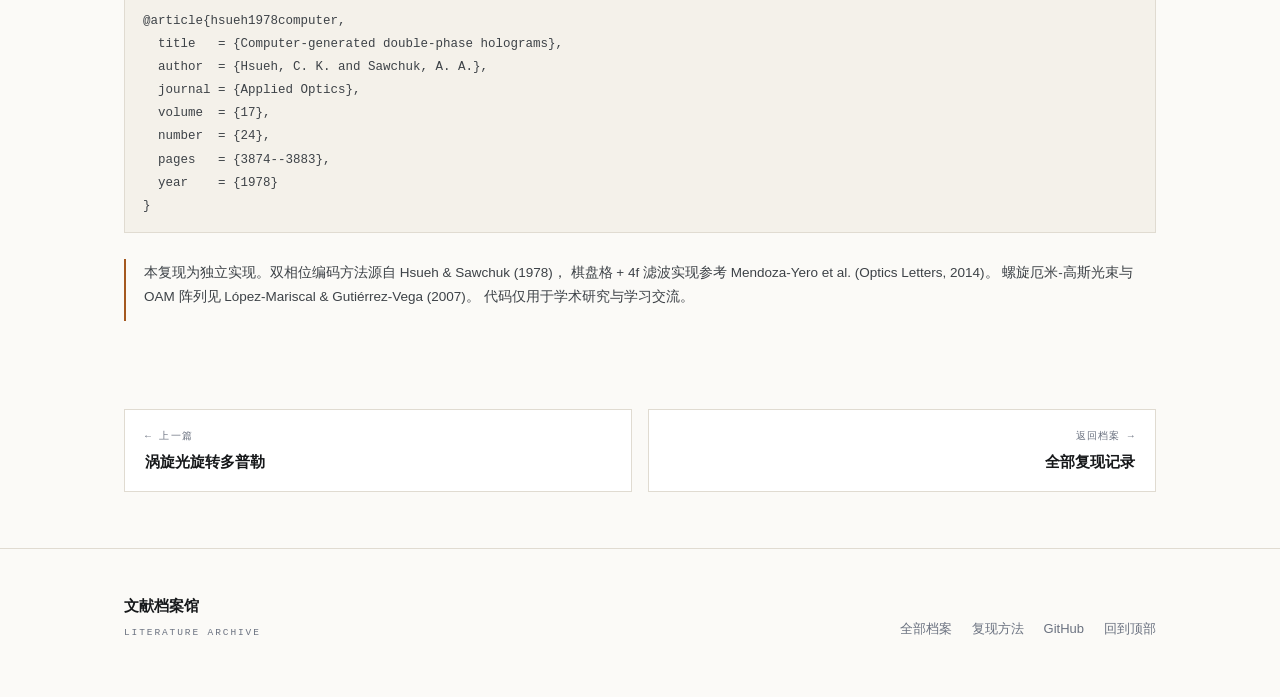
<file: docs/reproductions/double-phase-encoding-vortex-array.html>
<!DOCTYPE html>
<html lang="zh-CN">
<head>
<meta charset="UTF-8">
<meta name="viewport" content="width=device-width, initial-scale=1.0">
<title>双相位编码涡旋阵列 · 4f 系统 + 纯相位 SLM | 论文复现</title>
<meta name="description" content="复现 Mendoza-Yero 等（Optics Letters 2014）双相位编码方法：把螺旋厄米-高斯场 U=HG(5,1)+i·HG(1,5) 编码进纯相位 SLM，经 4f 系统双孔滤波恢复 OAM 涡旋光阵列，含完整 ASM 传播验证。">
<meta property="og:title" content="双相位编码涡旋阵列 · 4f 系统 + 纯相位 SLM">
<meta property="og:description" content="纯相位 SLM + 4f 滤波恢复复振幅 OAM 阵列。">
<meta property="og:type" content="article">
<link rel="icon" href="data:image/svg+xml,%3Csvg xmlns='http://www.w3.org/2000/svg' viewBox='0 0 32 32'%3E%3Crect width='32' height='32' fill='%2316181a'/%3E%3Cg fill='%23fbfaf7'%3E%3Crect x='5' y='18' width='4' height='9'/%3E%3Crect x='11' y='12' width='4' height='15'/%3E%3Crect x='17' y='6' width='4' height='21'/%3E%3Crect x='23' y='15' width='4' height='12'/%3E%3C/g%3E%3C/svg%3E">
<link rel="stylesheet" href="../assets/css/site.css">
</head>
<body>

<nav class="nav">
  <div class="nav-in">
    <a class="brand" href="../index.html">
      <span class="cn">文献档案馆</span>
      <span class="en">Literature Archive</span>
    </a>
    <div class="nav-links">
      <a href="../index.html#archive">档案</a>
      <a href="../guide.html">方法</a>
      <a class="nav-gh" href="https://github.com/Alice-P197" target="_blank" rel="noopener">
        <svg viewBox="0 0 16 16"><path d="M8 0C3.58 0 0 3.58 0 8c0 3.54 2.29 6.53 5.47 7.59.4.07.55-.17.55-.38 0-.19-.01-.82-.01-1.49-2.01.37-2.53-.49-2.69-.94-.09-.23-.48-.94-.82-1.13-.28-.15-.68-.52-.01-.53.63-.01 1.08.58 1.23.82.72 1.21 1.87.87 2.33.66.07-.52.28-.87.51-1.07-1.78-.2-3.64-.89-3.64-3.95 0-.87.31-1.59.82-2.15-.08-.2-.36-1.02.08-2.12 0 0 .67-.21 2.2.82.64-.18 1.32-.27 2-.27s1.36.09 2 .27c1.53-1.04 2.2-.82 2.2-.82.44 1.1.16 1.92.08 2.12.51.56.82 1.27.82 2.15 0 3.07-1.87 3.75-3.65 3.95.29.25.54.73.54 1.48 0 1.07-.01 1.93-.01 2.2 0 .21.15.46.55.38A8.01 8.01 0 0 0 16 8c0-4.42-3.58-8-8-8z"/></svg>
        GitHub
      </a>
    </div>
  </div>
</nav>

<div class="crumb">
  <div class="in">
    <a href="../index.html">档案</a>
    <span class="sep">/</span>
    <span class="cur">双相位编码涡旋阵列</span>
    <span class="sep">·</span>
    <span>Optics Letters 39(7) · 2014</span>
  </div>
</div>

<div class="anchorbar">
  <div class="in">
    <a href="#fundamentals">基础</a>
    <a href="#paper">论文</a>
    <a href="#results">结果</a>
    <a href="#method">方法</a>
    <a href="#start">上手</a>
    <a href="#download">下载</a>
    <a href="#cite">引用</a>
  </div>
</div>

<header class="hero" id="top">
  <div class="wrap">
    <div class="eyebrow">
      <span class="dot"></span>
      Optics Letters 39(7) · 2014 · 项目 07
    </div>
    <h1>纯相位 SLM<br>也能<em>编码任意复振幅光场</em></h1>
    <p class="lede">
      复现 Mendoza-Yero 等（Optics Letters, 2014）的<b>双相位编码</b>方法：
      把复振幅目标场 U = A·exp(iφ) 拆成两个纯相位项，
      经棋盘格交替排列 + 线性载频光栅写入 SLM，
      再用 <strong>4f 系统双孔滤波</strong>恢复原始复振幅。
      目标场为螺旋厄米-高斯 HG(5,1) + i·HG(1,5)，携带轨道角动量。
    </p>
    <div class="cta">
      <a class="btn btn-primary" href="#results">查看复现结果</a>
      <a class="btn btn-ghost" href="https://github.com/Alice-P197/double-phase-encoding-vortex-array" target="_blank" rel="noopener">GitHub 仓库</a>
    </div>
    <div class="chips">
      <span class="chip">MATLAB R2022a+</span>
      <span class="chip">无工具箱依赖</span>
      <span class="chip">双相位编码 · 4f 系统</span>
      <span class="chip">更新于 2026-10-21</span>
    </div>

    <div class="stats">
      <div class="stat">
        <div class="n" data-count="1200" data-suffix="²">0</div>
        <div class="k">SLM 分辨率<br>8 µm 像素</div>
      </div>
      <div class="stat">
        <div class="n" data-count="532" data-suffix="nm">0</div>
        <div class="k">波长<br>绿光</div>
      </div>
      <div class="stat">
        <div class="n" data-count="100" data-suffix="mm">0</div>
        <div class="k">4f 焦距<br>双孔滤波</div>
      </div>
      <div class="stat">
        <div class="n" data-count="4" data-suffix="px">0</div>
        <div class="k">载频光栅周期<br>棋盘格交替</div>
      </div>
    </div>
  </div>
</header>

<!-- ================= 01 FUNDAMENTALS ================= -->
<section id="fundamentals">
  <div class="wrap">
    <div class="shead rv">
      <div class="kicker"><span class="num">01</span><span class="bar"></span>Fundamentals</div>
      <h2>纯相位 SLM 如何编码复振幅</h2>
      <p>一句话：<b>把复振幅拆成两个纯相位项的和，棋盘格交替排列，再用 4f 滤波分离衍射级。</b></p>
    </div>

    <div class="prose rv">
      <h3>1.1 纯相位 SLM 的局限</h3>
      <p>纯相位空间光调制器（SLM）只能调制入射光的相位，不能直接调制振幅。
      但很多光场（如涡旋光束、矢量光束）需要同时控制振幅和相位。
      双相位编码（double-phase encoding, DPH）用一个巧妙的数学恒等式突破这个限制。</p>

      <h3>1.2 双相位编码的数学</h3>
      <p>任意复振幅 U = A·exp(iφ) 可以写成两个纯相位项之和：
      U = ½[exp(iθ₁) + exp(iθ₂)]，其中 θ₁ = φ + acos(A)，θ₂ = φ − acos(A)。
      把 θ₁、θ₂ 在棋盘格上交替排列，再叠加线性载频光栅，
      则 +1 / −1 衍射级分别携带两个相位项，在远场相干叠加恢复 U。</p>

      <h3>1.3 4f 系统的作用</h3>
      <p>SLM 后的第一个透镜做傅里叶变换，频谱面上放置双孔光阑，
      只让 +1 和 −1 级通过，挡住 0 级和高级衍射。
      第二个透镜再做一次傅里叶变换，在像面恢复复振幅 U。</p>
    </div>

    <div class="band rv">
      <div><h4>编码</h4><p>棋盘格双相位 + 载频</p></div>
      <div><h4>滤波</h4><p>4f 频谱面双孔光阑</p></div>
      <div><h4>输出</h4><p>像面复振幅 U</p></div>
    </div>
  </div>
</section>

<!-- ================= 02 PAPER ================= -->
<section id="paper">
  <div class="wrap">
    <div class="shead rv">
      <div class="kicker"><span class="num">02</span><span class="bar"></span>The Paper</div>
      <h2>核心链路与参数</h2>
      <p>Mendoza-Yero et al., Optics Letters 39(7), 1740 (2014) 的实现参数。</p>
    </div>

    <div class="tbl-wrap rv">
      <table>
        <thead><tr><th>参数</th><th>取值</th><th>含义</th></tr></thead>
        <tbody>
          <tr><td>N</td><td class="mono">1200</td><td>SLM / 网格分辨率</td></tr>
          <tr><td>λ</td><td class="mono">532 nm</td><td>波长</td></tr>
          <tr><td>dx</td><td class="mono">8 µm</td><td>SLM 像素间距</td></tr>
          <tr><td>f</td><td class="mono">100 mm</td><td>4f 系统焦距</td></tr>
          <tr><td>w₀</td><td class="mono">0.4 mm</td><td>HG 光束束腰</td></tr>
          <tr><td>P_carrier</td><td class="mono">4 px</td><td>载频光栅周期</td></tr>
          <tr><td>r_mask</td><td class="mono">0.15 mm</td><td>滤波孔径半径</td></tr>
        </tbody>
      </table>
    </div>

    <div class="tbl-wrap rv" style="margin-top:24px">
      <table>
        <thead><tr><th>环节</th><th>操作</th></tr></thead>
        <tbody>
          <tr><td>目标场</td><td class="mono">U = HG(5,1) + i·HG(1,5)（螺旋厄米-高斯，带 OAM）</td></tr>
          <tr><td>编码</td><td class="mono">θ₁ = φ+acos(A), θ₂ = φ−acos(A)，棋盘格交替 + 载频</td></tr>
          <tr><td>滤波</td><td class="mono">频谱面双孔光阑，选 +1/−1 级</td></tr>
          <tr><td>验证</td><td class="mono">角谱法（ASM）完整 4f 传播 + FFT 远场校验</td></tr>
        </tbody>
      </table>
    </div>
  </div>
</section>

<!-- ================= 03 RESULTS ================= -->
<section id="results">
  <div class="wrap">
    <div class="shead rv">
      <div class="kicker"><span class="num">03</span><span class="bar"></span>Results</div>
      <h2>复现结果</h2>
      <p>双相位编码 SLM 相位图、4f 频谱双孔滤波、像面涡旋阵列强度恢复。</p>
    </div>

    <div class="compare rv">
      <figure>
        <div class="lab paper"><span class="sq"></span>双相位编码 + 滤波掩膜</div>
        <div class="figbox"><img src="../assets/img/double-phase-encoding-vortex-array/dpe_encoding.png" alt="双相位编码与滤波掩膜" data-lb></div>
      </figure>
      <figure>
        <div class="lab ours"><span class="sq"></span>4f 系统角谱法验证</div>
        <div class="figbox"><img src="../assets/img/double-phase-encoding-vortex-array/dpe_validation.png" alt="4f系统验证像面恢复" data-lb></div>
      </figure>
    </div>
    <figcaption style="margin-bottom:26px">
      <b>图 1</b>　左：目标场强度 |U|² = |HG(5,1)+i·HG(1,5)|²、双相位编码 SLM 相位（0~1）、
      4f 频谱面双孔滤波掩膜。右：完整 4f 系统角谱法（ASM）验证——SLM 编码相位 →
      透镜1 → 频谱面双孔滤波 → 透镜2 → 像面。像面恢复出螺旋厄米-高斯涡旋阵列，
      滤波效率 η = <strong>31.04%</strong>。
    </figcaption>

    <p style="color:var(--muted)">
      validation.m 输出编码 SLM 相位、频谱面（双孔滤波叠加）、像面恢复强度三幅图，
      并报告滤波效率 η。farfield.m 做直接 FFT 远场一致性校验。
    </p>
  </div>
</section>

<!-- ================= 04 METHOD ================= -->
<section id="method">
  <div class="wrap">
    <div class="shead rv">
      <div class="kicker"><span class="num">04</span><span class="bar"></span>Method</div>
      <h2>复现方法</h2>
      <p>三个脚本依次完成编码、远场校验、4f 系统验证。</p>
    </div>

    <div class="rv">
      <div class="step">
        <div class="num">01</div>
        <div><h4>生成双相位编码相位图</h4>
        <p>generate_phase.m 构建目标场 U = HG(5,1) + i·HG(1,5)，
        按 θ₁ = φ+acos(A)、θ₂ = φ−acos(A) 编码，棋盘格交替排列并叠加载频光栅，
        输出 phase_slm.mat（0–2π 相位）和 filter_mask.mat（双孔光阑）。</p></div>
      </div>
      <div class="step">
        <div class="num">02</div>
        <div><h4>远场一致性校验</h4>
        <p>farfield.m 对编码相位做直接 FFT 远场计算，检查 +1/−1 衍射级是否
        正确分离、载频位置是否与预期一致。</p></div>
      </div>
      <div class="step">
        <div class="num">03</div>
        <div><h4>4f 系统角谱法验证</h4>
        <p>validation.m 用角谱传播法（ASM）模拟完整 4f 系统：
        SLM → 透镜 1（傅里叶变换）→ 双孔滤波 → 透镜 2（傅里叶变换）→ 像面，
        验证恢复强度并输出滤波效率 η。</p></div>
      </div>
    </div>

    <h3 style="margin-top:36px">与 Hsueh-Sawchuk (1978) 原始方法的差异</h3>
    <div class="tbl-wrap rv">
      <table>
        <thead><tr><th>项目</th><th>Hsueh &amp; Sawchuk 1978</th><th>本复现（Mendoza-Yero 2014）</th><th>影响</th></tr></thead>
        <tbody>
          <tr><td>编码方式</td><td>双相位全息</td><td class="mono">棋盘格 + 载频</td><td>分离衍射级更干净</td></tr>
          <tr><td>滤波</td><td>光阑</td><td class="mono">4f 双孔光阑</td><td>仅通过 ±1 级</td></tr>
          <tr><td>目标场</td><td>通用</td><td class="mono">HHG OAM 阵列</td><td>验证复振幅恢复</td></tr>
          <tr><td>验证</td><td>实验</td><td class="mono">ASM 数值仿真</td><td>完整 4f 链路</td></tr>
        </tbody>
      </table>
    </div>
  </div>
</section>

<!-- ================= 05 START ================= -->
<section id="start">
  <div class="wrap">
    <div class="shead rv">
      <div class="kicker"><span class="num">05</span><span class="bar"></span>Quick Start</div>
      <h2>跑起来</h2>
      <p>MATLAB R2022a+，无需工具箱，三条脚本。</p>
    </div>

    <div class="codeblock rv">
      <div class="codehead"><span>MATLAB</span>
        <button class="copybtn" data-copy="#cmd">复制命令</button></div>
      <pre id="cmd">addpath('functions');

<span class="c">% 1. 双相位编码 + 滤波掩膜</span>
generate_phase      <span class="c">% 生成 phase_slm.mat, filter_mask.mat</span>

<span class="c">% 2. 远场一致性校验</span>
farfield

<span class="c">% 3. 完整 4f 系统 ASM 验证</span>
validation</pre>
    </div>
  </div>
</section>

<!-- ================= 06 DOWNLOAD ================= -->
<section id="download">
  <div class="wrap">
    <div class="shead rv">
      <div class="kicker"><span class="num">06</span><span class="bar"></span>Download</div>
      <h2>资源下载</h2>
    </div>

    <div class="dl-grid rv">
      <div class="dl-card primary">
        <div class="ver">SOURCE · GitHub</div>
        <h3>源码与数据</h3>
        <div class="sub">编码 + 校验 + 4f 验证</div>
        <ul class="checklist">
          <li><svg viewBox="0 0 16 16"><path d="M2.5 8.5 6 12l7.5-7.5"/></svg>HG 光束生成器</li>
          <li><svg viewBox="0 0 16 16"><path d="M2.5 8.5 6 12l7.5-7.5"/></svg>角谱传播 (ASM)</li>
          <li><svg viewBox="0 0 16 16"><path d="M2.5 8.5 6 12l7.5-7.5"/></svg>编码相位 + 滤波数据</li>
        </ul>
        <div class="dl-actions">
          <a class="btn btn-primary" href="https://github.com/Alice-P197/double-phase-encoding-vortex-array" target="_blank" rel="noopener">
            <svg viewBox="0 0 16 16"><path d="M8 1v9m0 0 3.5-3.5M8 10 4.5 6.5M2 11v3h12v-3"/></svg>前往仓库
          </a>
        </div>
        <div class="meta-row"><span>main</span><span>λ=532nm</span><span>研究用</span></div>
      </div>
      <div class="dl-card">
        <div class="ver">FUNCTIONS</div>
        <h3>核心函数</h3>
        <div class="sub">functions/ 目录</div>
        <div class="pathline">HG_beam / angularSpectrumPropagation</div>
      </div>
    </div>
  </div>
</section>

<!-- ================= 07 CITE ================= -->
<section id="cite">
  <div class="wrap">
    <div class="shead rv">
      <div class="kicker"><span class="num">07</span><span class="bar"></span>Citation &amp; Notes</div>
      <h2>引用与声明</h2>
    </div>

    <div class="bibtex rv">
      <button class="copybtn" data-copy="#bib">复制</button>
      <pre id="bib">@article{mendozayero2014encoding,
  title   = {Encoding complex fields by using a phase-only
             optical element},
  author  = {Mendoza-Yero, O. and M{\'i}nguez-Vega, G.
             and Lancis, J.},
  journal = {Optics Letters},
  volume  = {39},
  number  = {7},
  pages   = {1740--1743},
  year    = {2014},
  doi     = {10.1364/OL.39.001740}
}

@article{hsueh1978computer,
  title   = {Computer-generated double-phase holograms},
  author  = {Hsueh, C. K. and Sawchuk, A. A.},
  journal = {Applied Optics},
  volume  = {17},
  number  = {24},
  pages   = {3874--3883},
  year    = {1978}
}</pre>
    </div>

    <div class="notes rv">
      <p>本复现为独立实现。双相位编码方法源自 Hsueh &amp; Sawchuk (1978)，
      棋盘格 + 4f 滤波实现参考 Mendoza-Yero et al. (Optics Letters, 2014)。
      螺旋厄米-高斯光束与 OAM 阵列见 López-Mariscal &amp; Gutiérrez-Vega (2007)。
      代码仅用于学术研究与学习交流。</p>
    </div>
  </div>
</section>

<div class="wrap">
  <div class="pager">
    <a href="rotational-doppler-vortex-detection.html" title="上一篇">
      <div class="dir">← 上一篇</div>
      <div class="tt">涡旋光旋转多普勒</div>
    </a>
    <a class="next" href="../index.html#archive" title="返回档案">
      <div class="dir">返回档案 →</div>
      <div class="tt">全部复现记录</div>
    </a>
  </div>
</div>

<footer>
  <div class="wrap foot-in">
    <div class="foot-brand">文献档案馆<span>Literature Archive</span></div>
    <div class="foot-links">
      <a href="../index.html#archive">全部档案</a>
      <a href="../guide.html">复现方法</a>
      <a href="https://github.com/Alice-P197" target="_blank" rel="noopener">GitHub</a>
      <a href="#top">回到顶部</a>
    </div>
  </div>
</footer>

<div class="lb" id="lb"><span class="close">×</span><img id="lbimg" alt=""></div>
<div class="toast" id="toast">已复制</div>

<script src="../assets/js/site.js"></script>
</body>
</html>
</file>
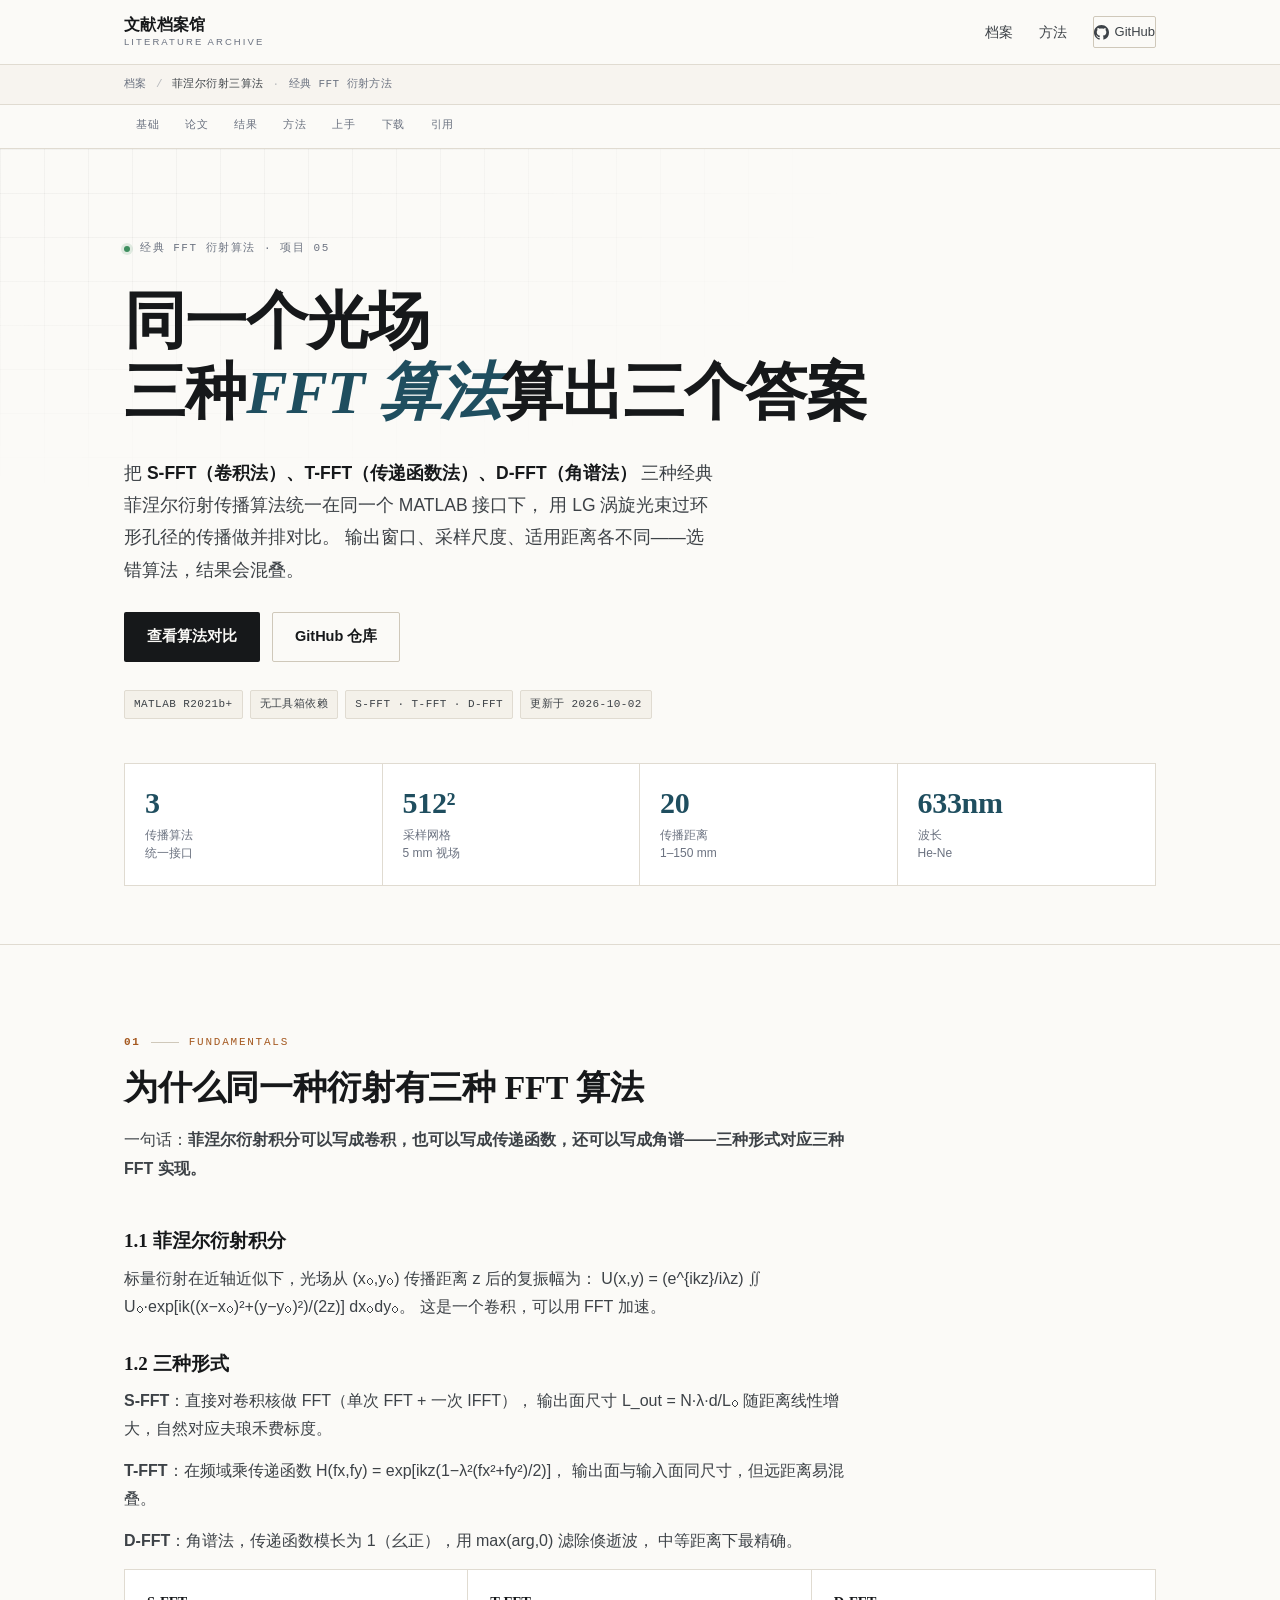
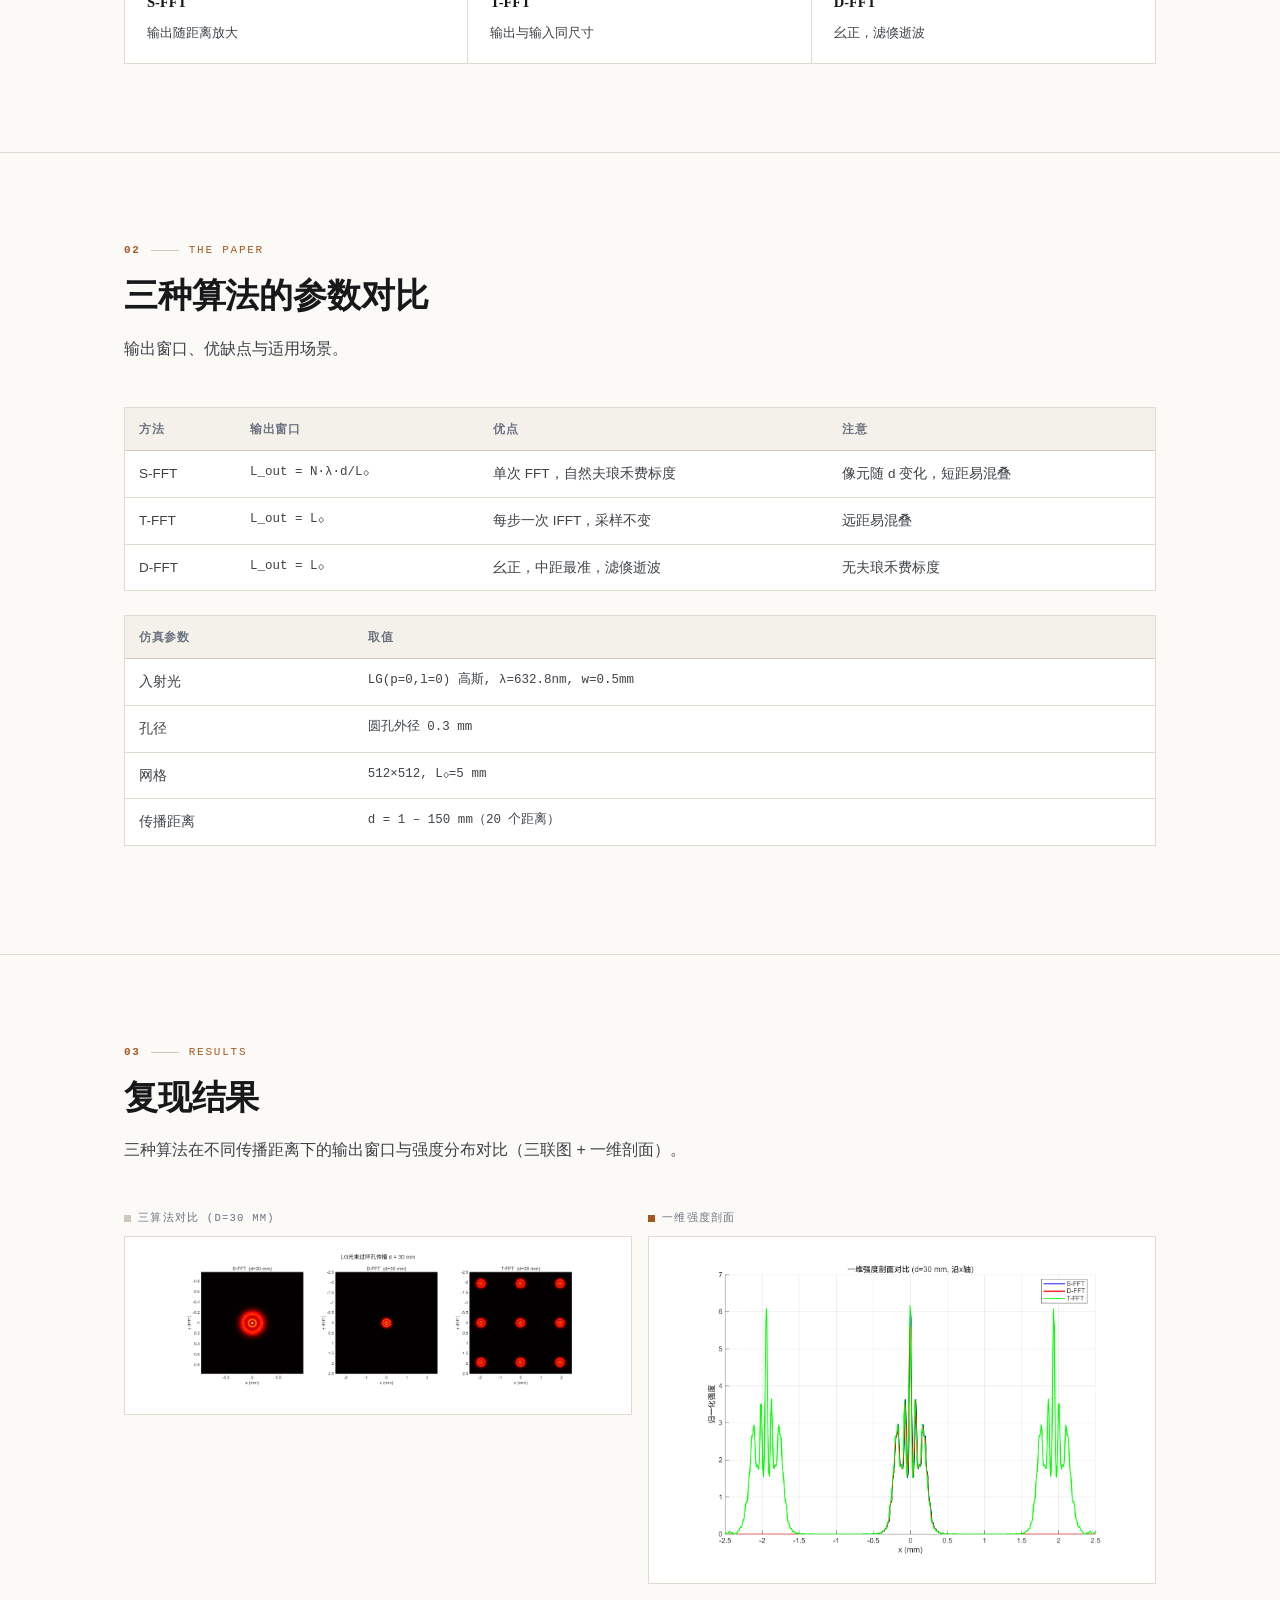
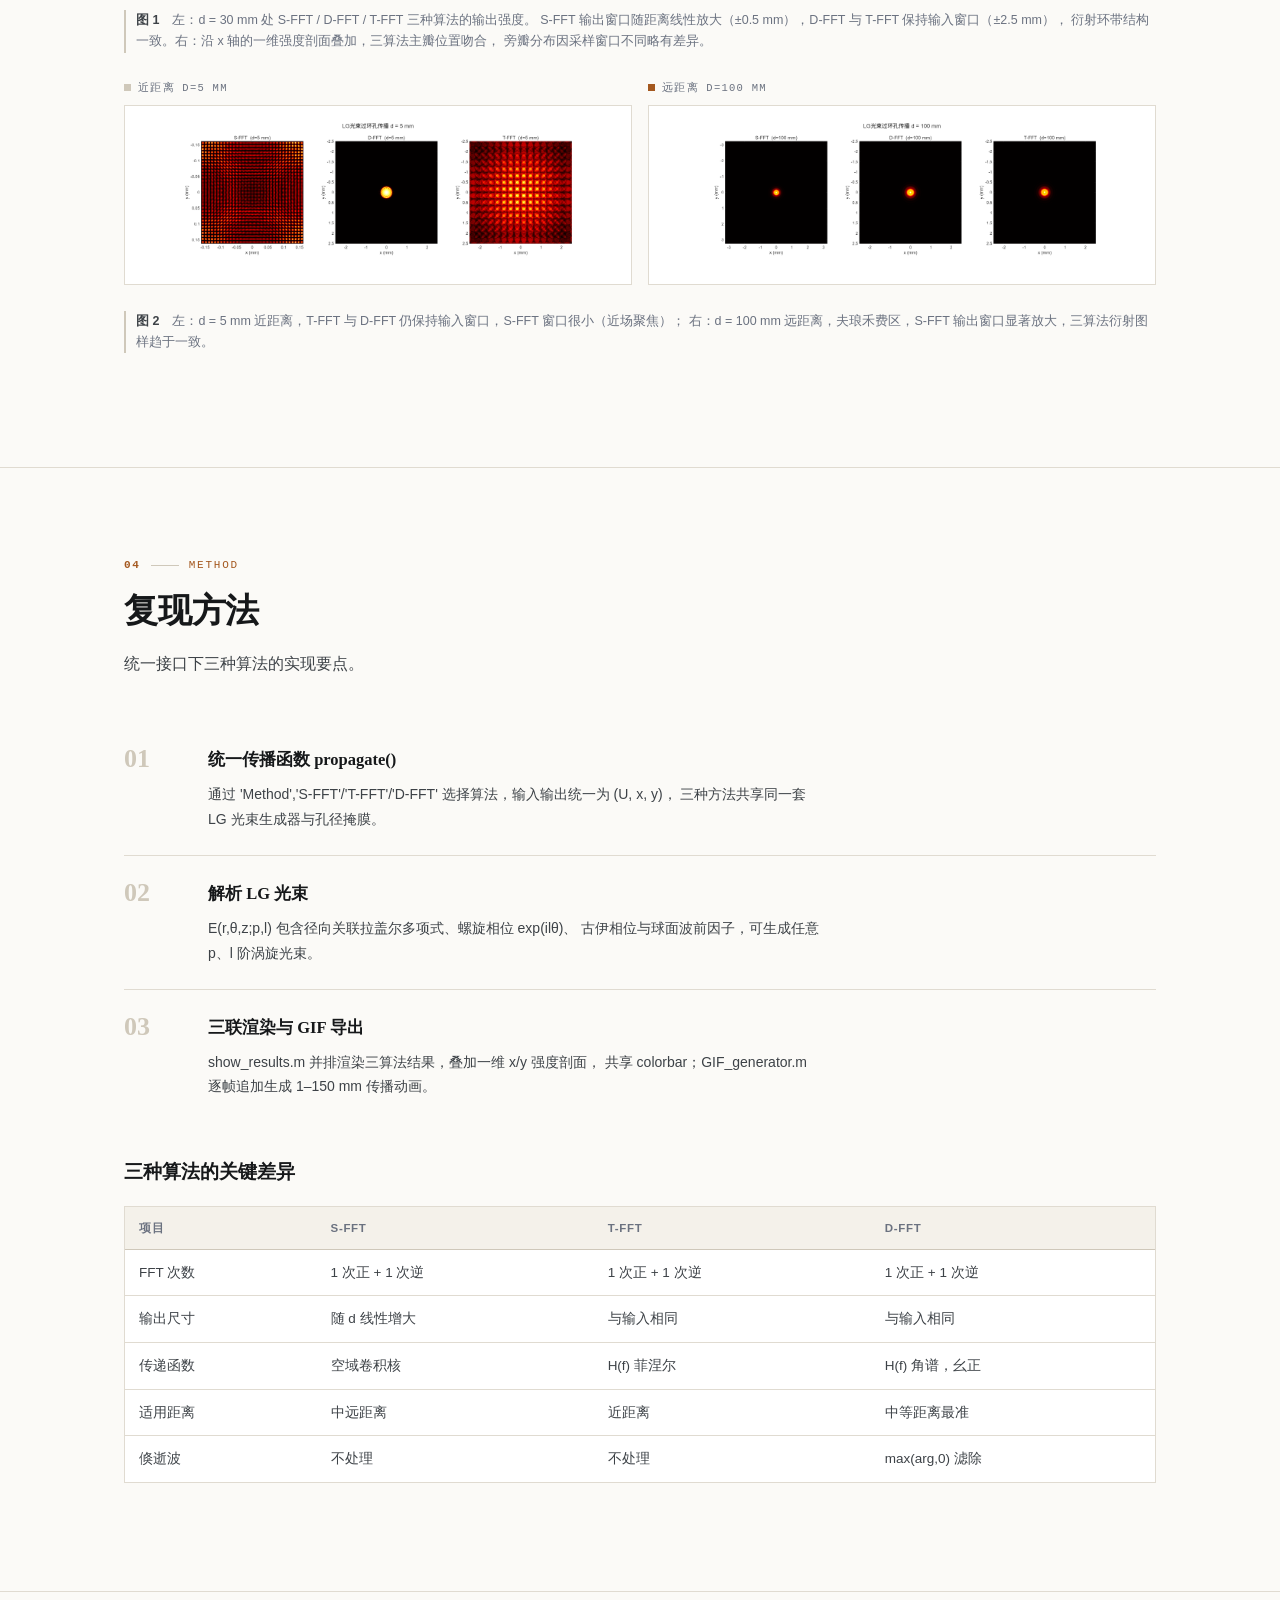
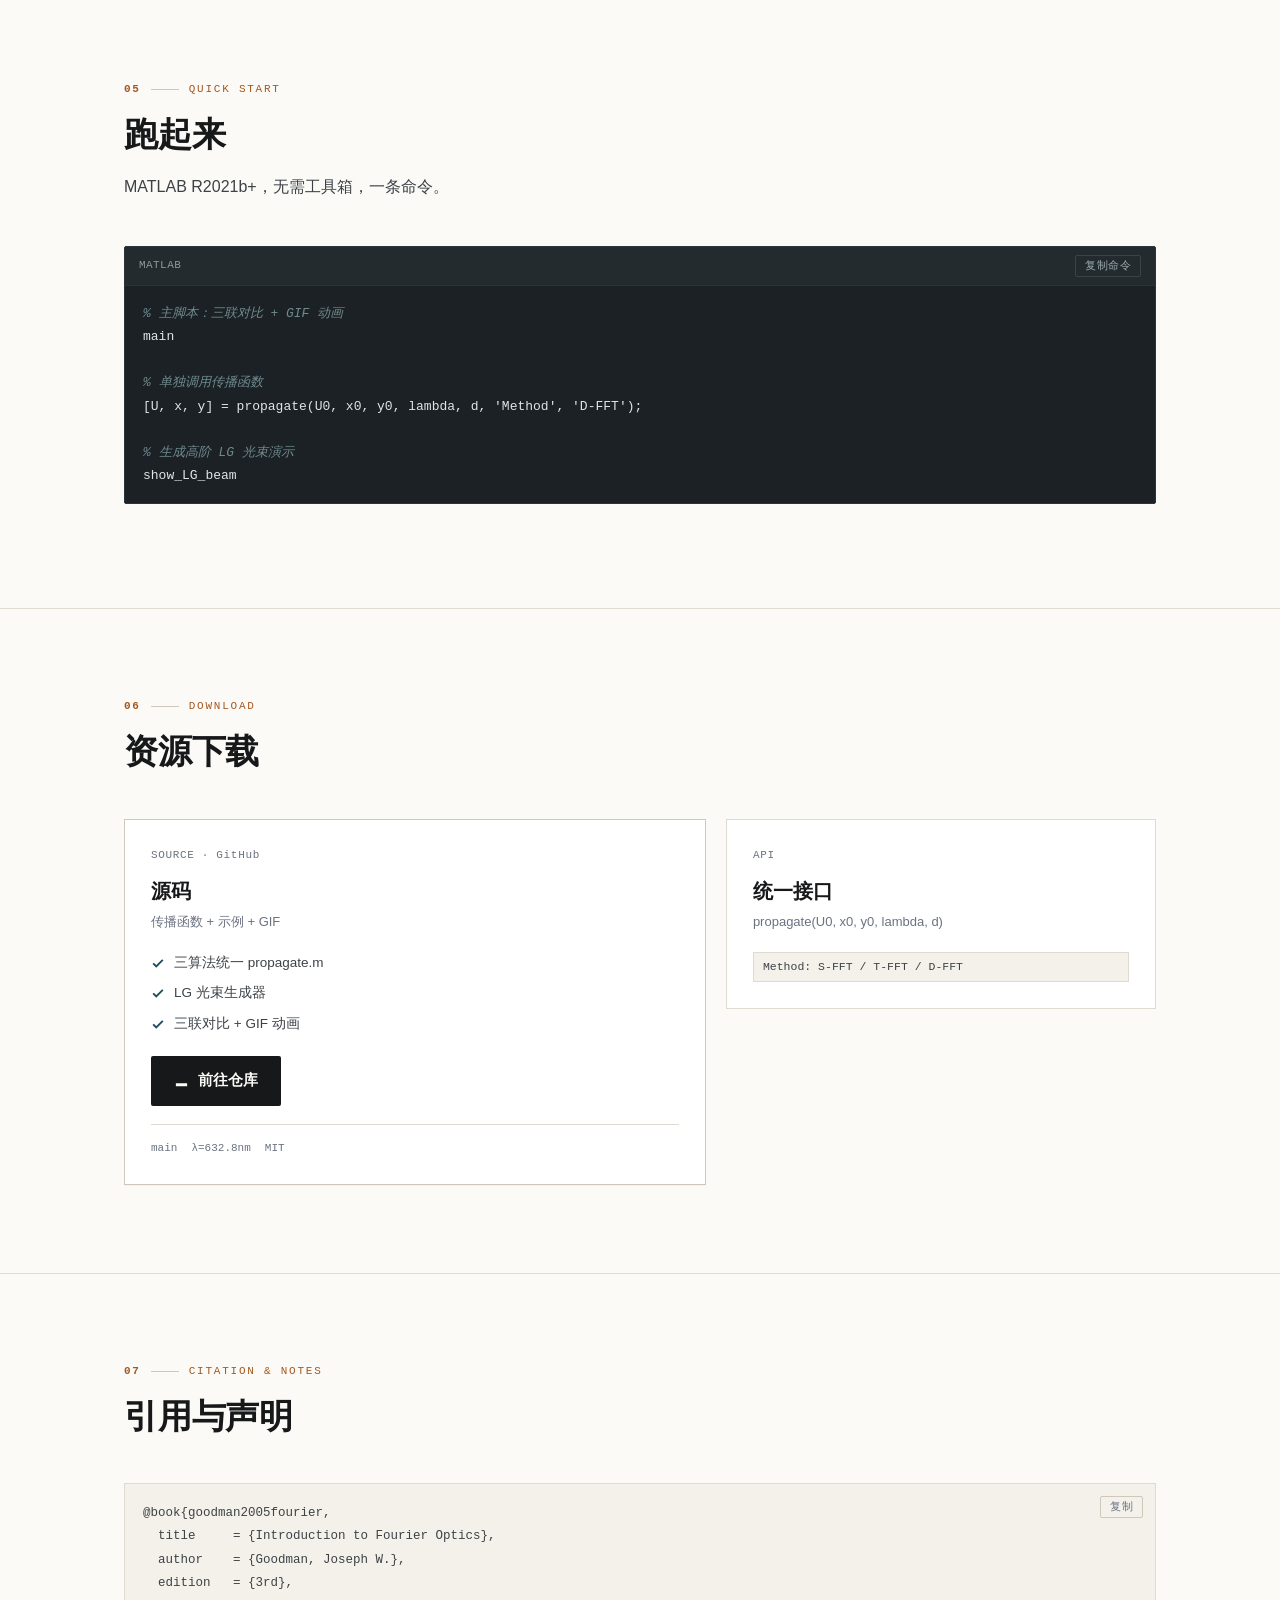
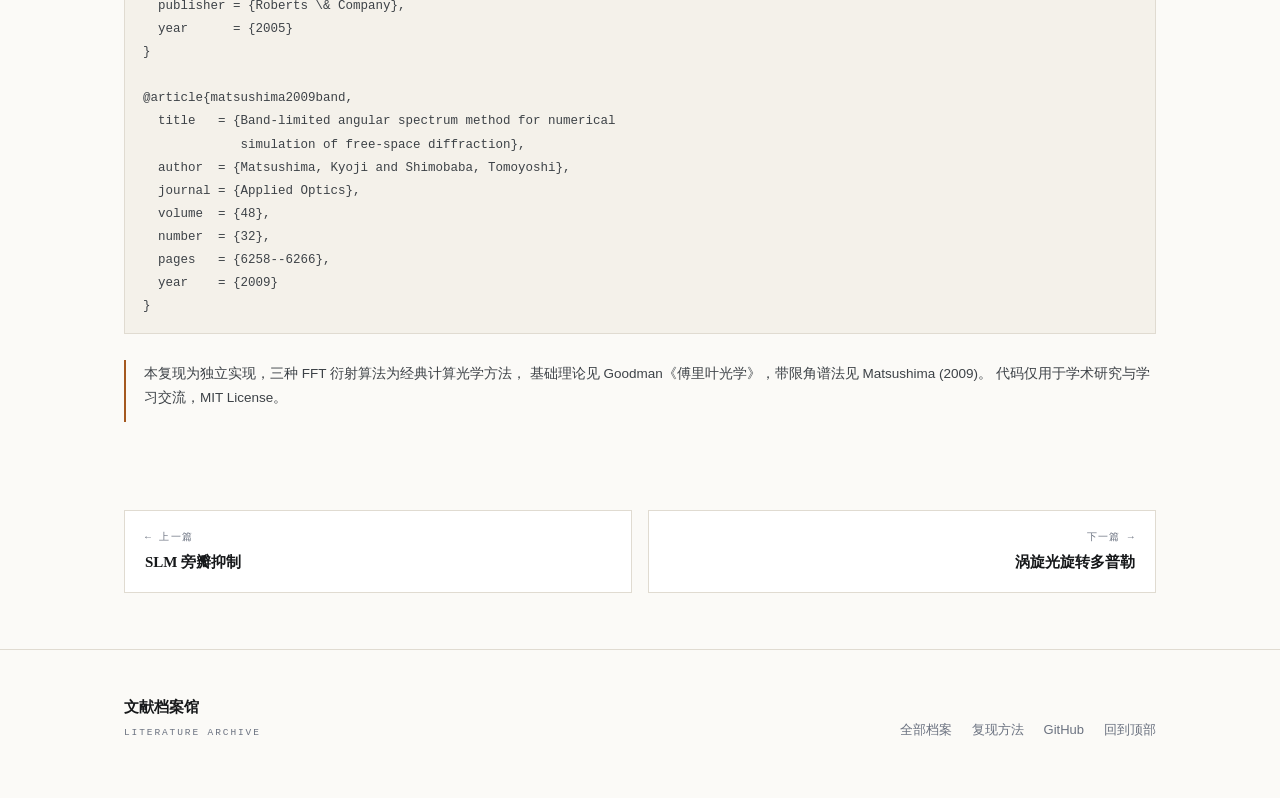
<file: docs/reproductions/fresnel-diffraction-matlab.html>
<!DOCTYPE html>
<html lang="zh-CN">
<head>
<meta charset="UTF-8">
<meta name="viewport" content="width=device-width, initial-scale=1.0">
<title>菲涅尔衍射三算法 · S-FFT / T-FFT / D-FFT | 论文复现</title>
<meta name="description" content="复现三种经典 FFT 菲涅尔衍射传播算法（S-FFT 卷积法、T-FFT 传递函数法、D-FFT 角谱法），用 LG 涡旋光束过环形孔径的传播做并排对比，统一接口，输出窗口与精度差异一目了然。">
<meta property="og:title" content="菲涅尔衍射三算法 · S-FFT / T-FFT / D-FFT">
<meta property="og:description" content="三种 FFT 衍射算法统一接口对比。">
<meta property="og:type" content="article">
<link rel="icon" href="data:image/svg+xml,%3Csvg xmlns='http://www.w3.org/2000/svg' viewBox='0 0 32 32'%3E%3Crect width='32' height='32' fill='%2316181a'/%3E%3Cg fill='%23fbfaf7'%3E%3Crect x='5' y='18' width='4' height='9'/%3E%3Crect x='11' y='12' width='4' height='15'/%3E%3Crect x='17' y='6' width='4' height='21'/%3E%3Crect x='23' y='15' width='4' height='12'/%3E%3C/g%3E%3C/svg%3E">
<link rel="stylesheet" href="../assets/css/site.css">
</head>
<body>

<nav class="nav">
  <div class="nav-in">
    <a class="brand" href="../index.html">
      <span class="cn">文献档案馆</span>
      <span class="en">Literature Archive</span>
    </a>
    <div class="nav-links">
      <a href="../index.html#archive">档案</a>
      <a href="../guide.html">方法</a>
      <a class="nav-gh" href="https://github.com/Alice-P197" target="_blank" rel="noopener">
        <svg viewBox="0 0 16 16"><path d="M8 0C3.58 0 0 3.58 0 8c0 3.54 2.29 6.53 5.47 7.59.4.07.55-.17.55-.38 0-.19-.01-.82-.01-1.49-2.01.37-2.53-.49-2.69-.94-.09-.23-.48-.94-.82-1.13-.28-.15-.68-.52-.01-.53.63-.01 1.08.58 1.23.82.72 1.21 1.87.87 2.33.66.07-.52.28-.87.51-1.07-1.78-.2-3.64-.89-3.64-3.95 0-.87.31-1.59.82-2.15-.08-.2-.36-1.02.08-2.12 0 0 .67-.21 2.2.82.64-.18 1.32-.27 2-.27s1.36.09 2 .27c1.53-1.04 2.2-.82 2.2-.82.44 1.1.16 1.92.08 2.12.51.56.82 1.27.82 2.15 0 3.07-1.87 3.75-3.65 3.95.29.25.54.73.54 1.48 0 1.07-.01 1.93-.01 2.2 0 .21.15.46.55.38A8.01 8.01 0 0 0 16 8c0-4.42-3.58-8-8-8z"/></svg>
        GitHub
      </a>
    </div>
  </div>
</nav>

<div class="crumb">
  <div class="in">
    <a href="../index.html">档案</a>
    <span class="sep">/</span>
    <span class="cur">菲涅尔衍射三算法</span>
    <span class="sep">·</span>
    <span>经典 FFT 衍射方法</span>
  </div>
</div>

<div class="anchorbar">
  <div class="in">
    <a href="#fundamentals">基础</a>
    <a href="#paper">论文</a>
    <a href="#results">结果</a>
    <a href="#method">方法</a>
    <a href="#start">上手</a>
    <a href="#download">下载</a>
    <a href="#cite">引用</a>
  </div>
</div>

<header class="hero" id="top">
  <div class="wrap">
    <div class="eyebrow">
      <span class="dot"></span>
      经典 FFT 衍射算法 · 项目 05
    </div>
    <h1>同一个光场<br>三种<em>FFT 算法</em>算出三个答案</h1>
    <p class="lede">
      把 <strong>S-FFT（卷积法）、T-FFT（传递函数法）、D-FFT（角谱法）</strong>
      三种经典菲涅尔衍射传播算法统一在同一个 MATLAB 接口下，
      用 LG 涡旋光束过环形孔径的传播做并排对比。
      输出窗口、采样尺度、适用距离各不同——选错算法，结果会混叠。
    </p>
    <div class="cta">
      <a class="btn btn-primary" href="#results">查看算法对比</a>
      <a class="btn btn-ghost" href="https://github.com/Alice-P197/fresnel-diffraction-matlab" target="_blank" rel="noopener">GitHub 仓库</a>
    </div>
    <div class="chips">
      <span class="chip">MATLAB R2021b+</span>
      <span class="chip">无工具箱依赖</span>
      <span class="chip">S-FFT · T-FFT · D-FFT</span>
      <span class="chip">更新于 2026-10-02</span>
    </div>

    <div class="stats">
      <div class="stat">
        <div class="n" data-count="3">0</div>
        <div class="k">传播算法<br>统一接口</div>
      </div>
      <div class="stat">
        <div class="n" data-count="512" data-suffix="²">0</div>
        <div class="k">采样网格<br>5 mm 视场</div>
      </div>
      <div class="stat">
        <div class="n" data-count="20">0</div>
        <div class="k">传播距离<br>1–150 mm</div>
      </div>
      <div class="stat">
        <div class="n" data-count="632.8" data-suffix="nm">0</div>
        <div class="k">波长<br>He-Ne</div>
      </div>
    </div>
  </div>
</header>

<!-- ================= 01 FUNDAMENTALS ================= -->
<section id="fundamentals">
  <div class="wrap">
    <div class="shead rv">
      <div class="kicker"><span class="num">01</span><span class="bar"></span>Fundamentals</div>
      <h2>为什么同一种衍射有三种 FFT 算法</h2>
      <p>一句话：<b>菲涅尔衍射积分可以写成卷积，也可以写成传递函数，还可以写成角谱——三种形式对应三种 FFT 实现。</b></p>
    </div>

    <div class="prose rv">
      <h3>1.1 菲涅尔衍射积分</h3>
      <p>标量衍射在近轴近似下，光场从 (x₀,y₀) 传播距离 z 后的复振幅为：
      U(x,y) = (e^{ikz}/iλz) ∬ U₀·exp[ik((x−x₀)²+(y−y₀)²)/(2z)] dx₀dy₀。
      这是一个卷积，可以用 FFT 加速。</p>

      <h3>1.2 三种形式</h3>
      <p><b>S-FFT</b>：直接对卷积核做 FFT（单次 FFT + 一次 IFFT），
      输出面尺寸 L_out = N·λ·d/L₀ 随距离线性增大，自然对应夫琅禾费标度。</p>
      <p><b>T-FFT</b>：在频域乘传递函数 H(fx,fy) = exp[ikz(1−λ²(fx²+fy²)/2)]，
      输出面与输入面同尺寸，但远距离易混叠。</p>
      <p><b>D-FFT</b>：角谱法，传递函数模长为 1（幺正），用 max(arg,0) 滤除倏逝波，
      中等距离下最精确。</p>
    </div>

    <div class="band rv">
      <div><h4>S-FFT</h4><p>输出随距离放大</p></div>
      <div><h4>T-FFT</h4><p>输出与输入同尺寸</p></div>
      <div><h4>D-FFT</h4><p>幺正，滤倏逝波</p></div>
    </div>
  </div>
</section>

<!-- ================= 02 PAPER ================= -->
<section id="paper">
  <div class="wrap">
    <div class="shead rv">
      <div class="kicker"><span class="num">02</span><span class="bar"></span>The Paper</div>
      <h2>三种算法的参数对比</h2>
      <p>输出窗口、优缺点与适用场景。</p>
    </div>

    <div class="tbl-wrap rv">
      <table>
        <thead><tr><th>方法</th><th>输出窗口</th><th>优点</th><th>注意</th></tr></thead>
        <tbody>
          <tr><td>S-FFT</td><td class="mono">L_out = N·λ·d/L₀</td><td>单次 FFT，自然夫琅禾费标度</td><td>像元随 d 变化，短距易混叠</td></tr>
          <tr><td>T-FFT</td><td class="mono">L_out = L₀</td><td>每步一次 IFFT，采样不变</td><td>远距易混叠</td></tr>
          <tr><td>D-FFT</td><td class="mono">L_out = L₀</td><td>幺正，中距最准，滤倏逝波</td><td>无夫琅禾费标度</td></tr>
        </tbody>
      </table>
    </div>

    <div class="tbl-wrap rv" style="margin-top:24px">
      <table>
        <thead><tr><th>仿真参数</th><th>取值</th></tr></thead>
        <tbody>
          <tr><td>入射光</td><td class="mono">LG(p=0,l=0) 高斯, λ=632.8nm, w=0.5mm</td></tr>
          <tr><td>孔径</td><td class="mono">圆孔外径 0.3 mm</td></tr>
          <tr><td>网格</td><td class="mono">512×512, L₀=5 mm</td></tr>
          <tr><td>传播距离</td><td class="mono">d = 1 – 150 mm（20 个距离）</td></tr>
        </tbody>
      </table>
    </div>
  </div>
</section>

<!-- ================= 03 RESULTS ================= -->
<section id="results">
  <div class="wrap">
    <div class="shead rv">
      <div class="kicker"><span class="num">03</span><span class="bar"></span>Results</div>
      <h2>复现结果</h2>
      <p>三种算法在不同传播距离下的输出窗口与强度分布对比（三联图 + 一维剖面）。</p>
    </div>

    <div class="compare rv">
      <figure>
        <div class="lab paper"><span class="sq"></span>三算法对比 (d=30 mm)</div>
        <div class="figbox"><img src="../assets/img/fresnel-diffraction-matlab/fresnel_compare_d30.png" alt="S-FFT D-FFT T-FFT 对比 d=30mm" data-lb></div>
      </figure>
      <figure>
        <div class="lab ours"><span class="sq"></span>一维强度剖面</div>
        <div class="figbox"><img src="../assets/img/fresnel-diffraction-matlab/fresnel_profile_1d.png" alt="一维强度剖面对比" data-lb></div>
      </figure>
    </div>
    <figcaption style="margin-bottom:26px">
      <b>图 1</b>　左：d = 30 mm 处 S-FFT / D-FFT / T-FFT 三种算法的输出强度。
      S-FFT 输出窗口随距离线性放大（±0.5 mm），D-FFT 与 T-FFT 保持输入窗口（±2.5 mm），
      衍射环带结构一致。右：沿 x 轴的一维强度剖面叠加，三算法主瓣位置吻合，
      旁瓣分布因采样窗口不同略有差异。
    </figcaption>

    <div class="compare rv">
      <figure>
        <div class="lab paper"><span class="sq"></span>近距离 d=5 mm</div>
        <div class="figbox"><img src="../assets/img/fresnel-diffraction-matlab/fresnel_compare_d5.png" alt="d=5mm 三算法对比" data-lb></div>
      </figure>
      <figure>
        <div class="lab ours"><span class="sq"></span>远距离 d=100 mm</div>
        <div class="figbox"><img src="../assets/img/fresnel-diffraction-matlab/fresnel_compare_d100.png" alt="d=100mm 三算法对比" data-lb></div>
      </figure>
    </div>
    <figcaption style="margin-bottom:26px">
      <b>图 2</b>　左：d = 5 mm 近距离，T-FFT 与 D-FFT 仍保持输入窗口，S-FFT 窗口很小（近场聚焦）；
      右：d = 100 mm 远距离，夫琅禾费区，S-FFT 输出窗口显著放大，三算法衍射图样趋于一致。
    </figcaption>
  </div>
</section>

<!-- ================= 04 METHOD ================= -->
<section id="method">
  <div class="wrap">
    <div class="shead rv">
      <div class="kicker"><span class="num">04</span><span class="bar"></span>Method</div>
      <h2>复现方法</h2>
      <p>统一接口下三种算法的实现要点。</p>
    </div>

    <div class="rv">
      <div class="step">
        <div class="num">01</div>
        <div><h4>统一传播函数 propagate()</h4>
        <p>通过 'Method','S-FFT'/'T-FFT'/'D-FFT' 选择算法，输入输出统一为 (U, x, y)，
        三种方法共享同一套 LG 光束生成器与孔径掩膜。</p></div>
      </div>
      <div class="step">
        <div class="num">02</div>
        <div><h4>解析 LG 光束</h4>
        <p>E(r,θ,z;p,l) 包含径向关联拉盖尔多项式、螺旋相位 exp(ilθ)、
        古伊相位与球面波前因子，可生成任意 p、l 阶涡旋光束。</p></div>
      </div>
      <div class="step">
        <div class="num">03</div>
        <div><h4>三联渲染与 GIF 导出</h4>
        <p>show_results.m 并排渲染三算法结果，叠加一维 x/y 强度剖面，
        共享 colorbar；GIF_generator.m 逐帧追加生成 1–150 mm 传播动画。</p></div>
      </div>
    </div>

    <h3 style="margin-top:36px">三种算法的关键差异</h3>
    <div class="tbl-wrap rv">
      <table>
        <thead><tr><th>项目</th><th>S-FFT</th><th>T-FFT</th><th>D-FFT</th></tr></thead>
        <tbody>
          <tr><td>FFT 次数</td><td>1 次正 + 1 次逆</td><td>1 次正 + 1 次逆</td><td>1 次正 + 1 次逆</td></tr>
          <tr><td>输出尺寸</td><td>随 d 线性增大</td><td>与输入相同</td><td>与输入相同</td></tr>
          <tr><td>传递函数</td><td>空域卷积核</td><td>H(f) 菲涅尔</td><td>H(f) 角谱，幺正</td></tr>
          <tr><td>适用距离</td><td>中远距离</td><td>近距离</td><td>中等距离最准</td></tr>
          <tr><td>倏逝波</td><td>不处理</td><td>不处理</td><td>max(arg,0) 滤除</td></tr>
        </tbody>
      </table>
    </div>
  </div>
</section>

<!-- ================= 05 START ================= -->
<section id="start">
  <div class="wrap">
    <div class="shead rv">
      <div class="kicker"><span class="num">05</span><span class="bar"></span>Quick Start</div>
      <h2>跑起来</h2>
      <p>MATLAB R2021b+，无需工具箱，一条命令。</p>
    </div>

    <div class="codeblock rv">
      <div class="codehead"><span>MATLAB</span>
        <button class="copybtn" data-copy="#cmd">复制命令</button></div>
      <pre id="cmd"><span class="c">% 主脚本：三联对比 + GIF 动画</span>
main

<span class="c">% 单独调用传播函数</span>
[U, x, y] = propagate(U0, x0, y0, lambda, d, 'Method', 'D-FFT');

<span class="c">% 生成高阶 LG 光束演示</span>
show_LG_beam</pre>
    </div>
  </div>
</section>

<!-- ================= 06 DOWNLOAD ================= -->
<section id="download">
  <div class="wrap">
    <div class="shead rv">
      <div class="kicker"><span class="num">06</span><span class="bar"></span>Download</div>
      <h2>资源下载</h2>
    </div>

    <div class="dl-grid rv">
      <div class="dl-card primary">
        <div class="ver">SOURCE · GitHub</div>
        <h3>源码</h3>
        <div class="sub">传播函数 + 示例 + GIF</div>
        <ul class="checklist">
          <li><svg viewBox="0 0 16 16"><path d="M2.5 8.5 6 12l7.5-7.5"/></svg>三算法统一 propagate.m</li>
          <li><svg viewBox="0 0 16 16"><path d="M2.5 8.5 6 12l7.5-7.5"/></svg>LG 光束生成器</li>
          <li><svg viewBox="0 0 16 16"><path d="M2.5 8.5 6 12l7.5-7.5"/></svg>三联对比 + GIF 动画</li>
        </ul>
        <div class="dl-actions">
          <a class="btn btn-primary" href="https://github.com/Alice-P197/fresnel-diffraction-matlab" target="_blank" rel="noopener">
            <svg viewBox="0 0 16 16"><path d="M8 1v9m0 0 3.5-3.5M8 10 4.5 6.5M2 11v3h12v-3"/></svg>前往仓库
          </a>
        </div>
        <div class="meta-row"><span>main</span><span>λ=632.8nm</span><span>MIT</span></div>
      </div>
      <div class="dl-card">
        <div class="ver">API</div>
        <h3>统一接口</h3>
        <div class="sub">propagate(U0, x0, y0, lambda, d)</div>
        <div class="pathline">Method: S-FFT / T-FFT / D-FFT</div>
      </div>
    </div>
  </div>
</section>

<!-- ================= 07 CITE ================= -->
<section id="cite">
  <div class="wrap">
    <div class="shead rv">
      <div class="kicker"><span class="num">07</span><span class="bar"></span>Citation &amp; Notes</div>
      <h2>引用与声明</h2>
    </div>

    <div class="bibtex rv">
      <button class="copybtn" data-copy="#bib">复制</button>
      <pre id="bib">@book{goodman2005fourier,
  title     = {Introduction to Fourier Optics},
  author    = {Goodman, Joseph W.},
  edition   = {3rd},
  publisher = {Roberts \& Company},
  year      = {2005}
}

@article{matsushima2009band,
  title   = {Band-limited angular spectrum method for numerical
             simulation of free-space diffraction},
  author  = {Matsushima, Kyoji and Shimobaba, Tomoyoshi},
  journal = {Applied Optics},
  volume  = {48},
  number  = {32},
  pages   = {6258--6266},
  year    = {2009}
}</pre>
    </div>

    <div class="notes rv">
      <p>本复现为独立实现，三种 FFT 衍射算法为经典计算光学方法，
      基础理论见 Goodman《傅里叶光学》，带限角谱法见 Matsushima (2009)。
      代码仅用于学术研究与学习交流，MIT License。</p>
    </div>
  </div>
</section>

<div class="wrap">
  <div class="pager">
    <a href="slm-phase-optimization.html" title="上一篇">
      <div class="dir">← 上一篇</div>
      <div class="tt">SLM 旁瓣抑制</div>
    </a>
    <a class="next" href="rotational-doppler-vortex-detection.html" title="下一篇">
      <div class="dir">下一篇 →</div>
      <div class="tt">涡旋光旋转多普勒</div>
    </a>
  </div>
</div>

<footer>
  <div class="wrap foot-in">
    <div class="foot-brand">文献档案馆<span>Literature Archive</span></div>
    <div class="foot-links">
      <a href="../index.html#archive">全部档案</a>
      <a href="../guide.html">复现方法</a>
      <a href="https://github.com/Alice-P197" target="_blank" rel="noopener">GitHub</a>
      <a href="#top">回到顶部</a>
    </div>
  </div>
</footer>

<div class="lb" id="lb"><span class="close">×</span><img id="lbimg" alt=""></div>
<div class="toast" id="toast">已复制</div>

<script src="../assets/js/site.js"></script>
</body>
</html>
</file>
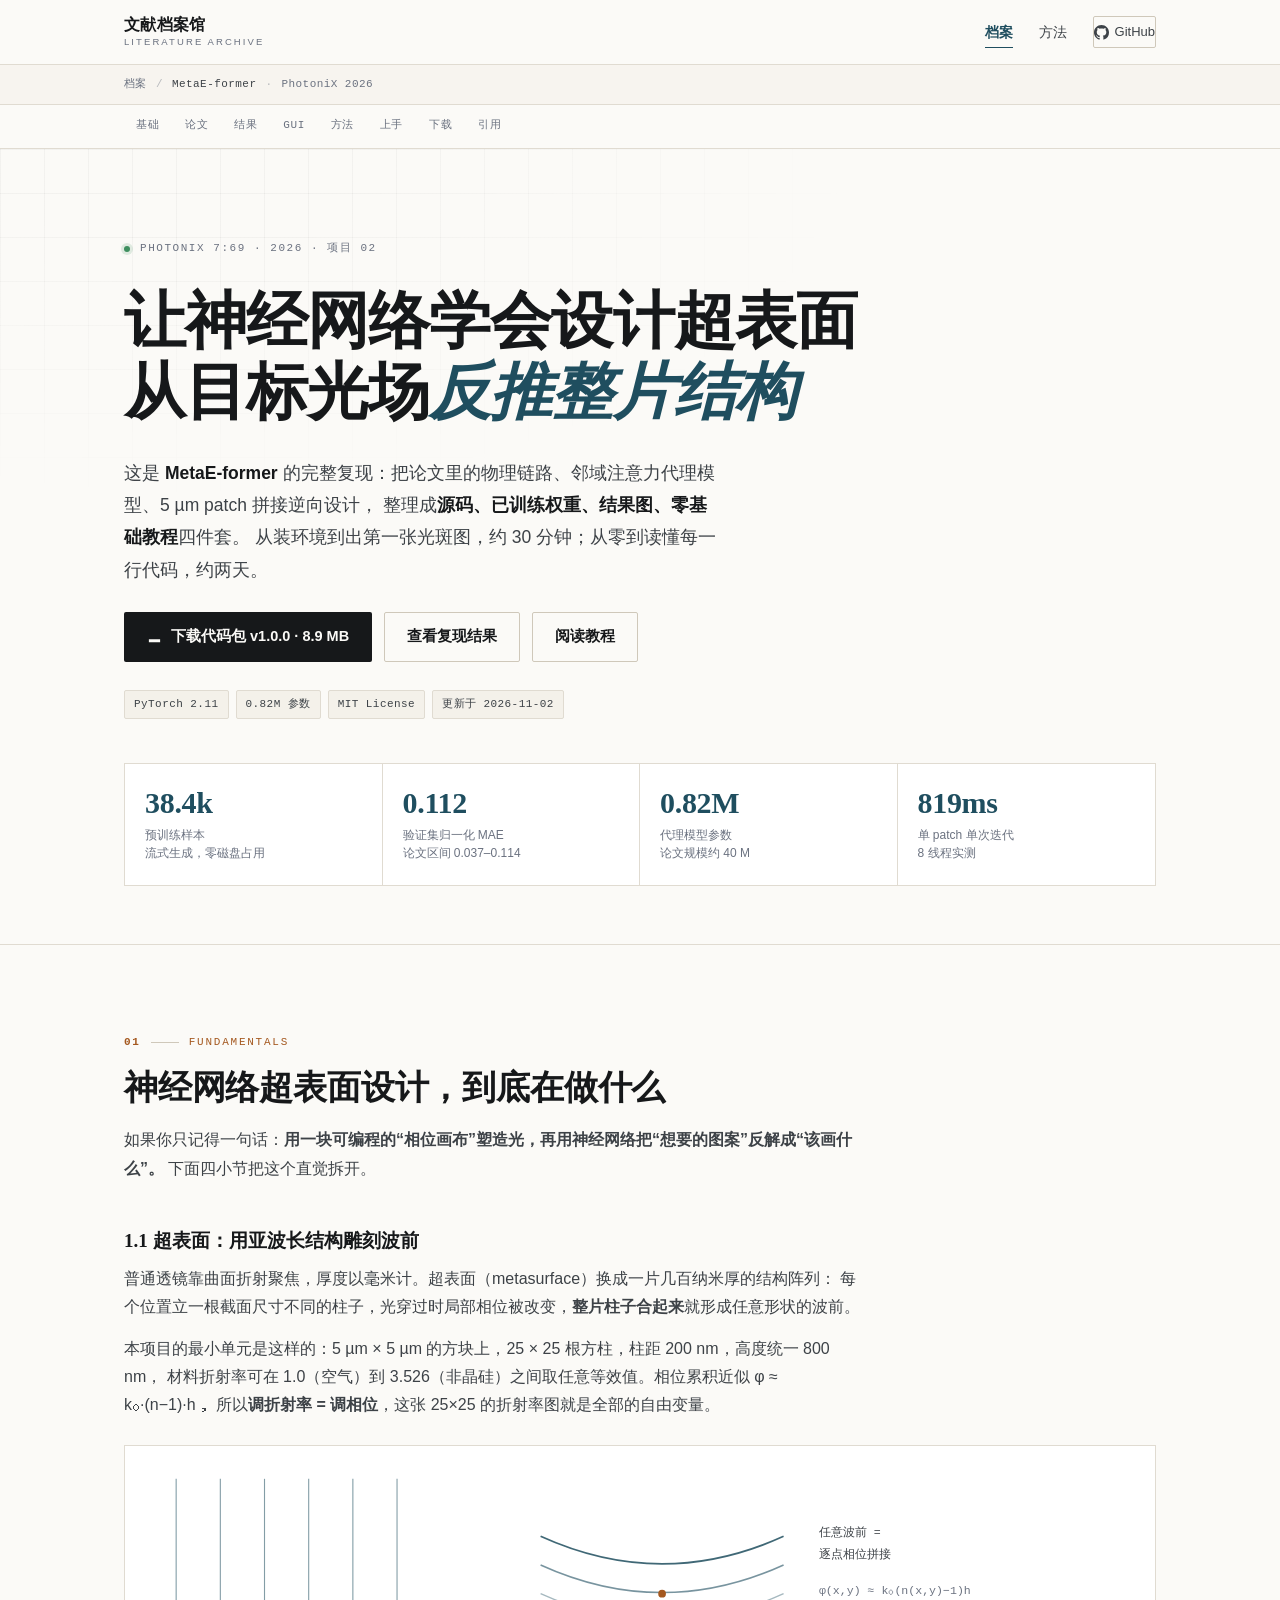
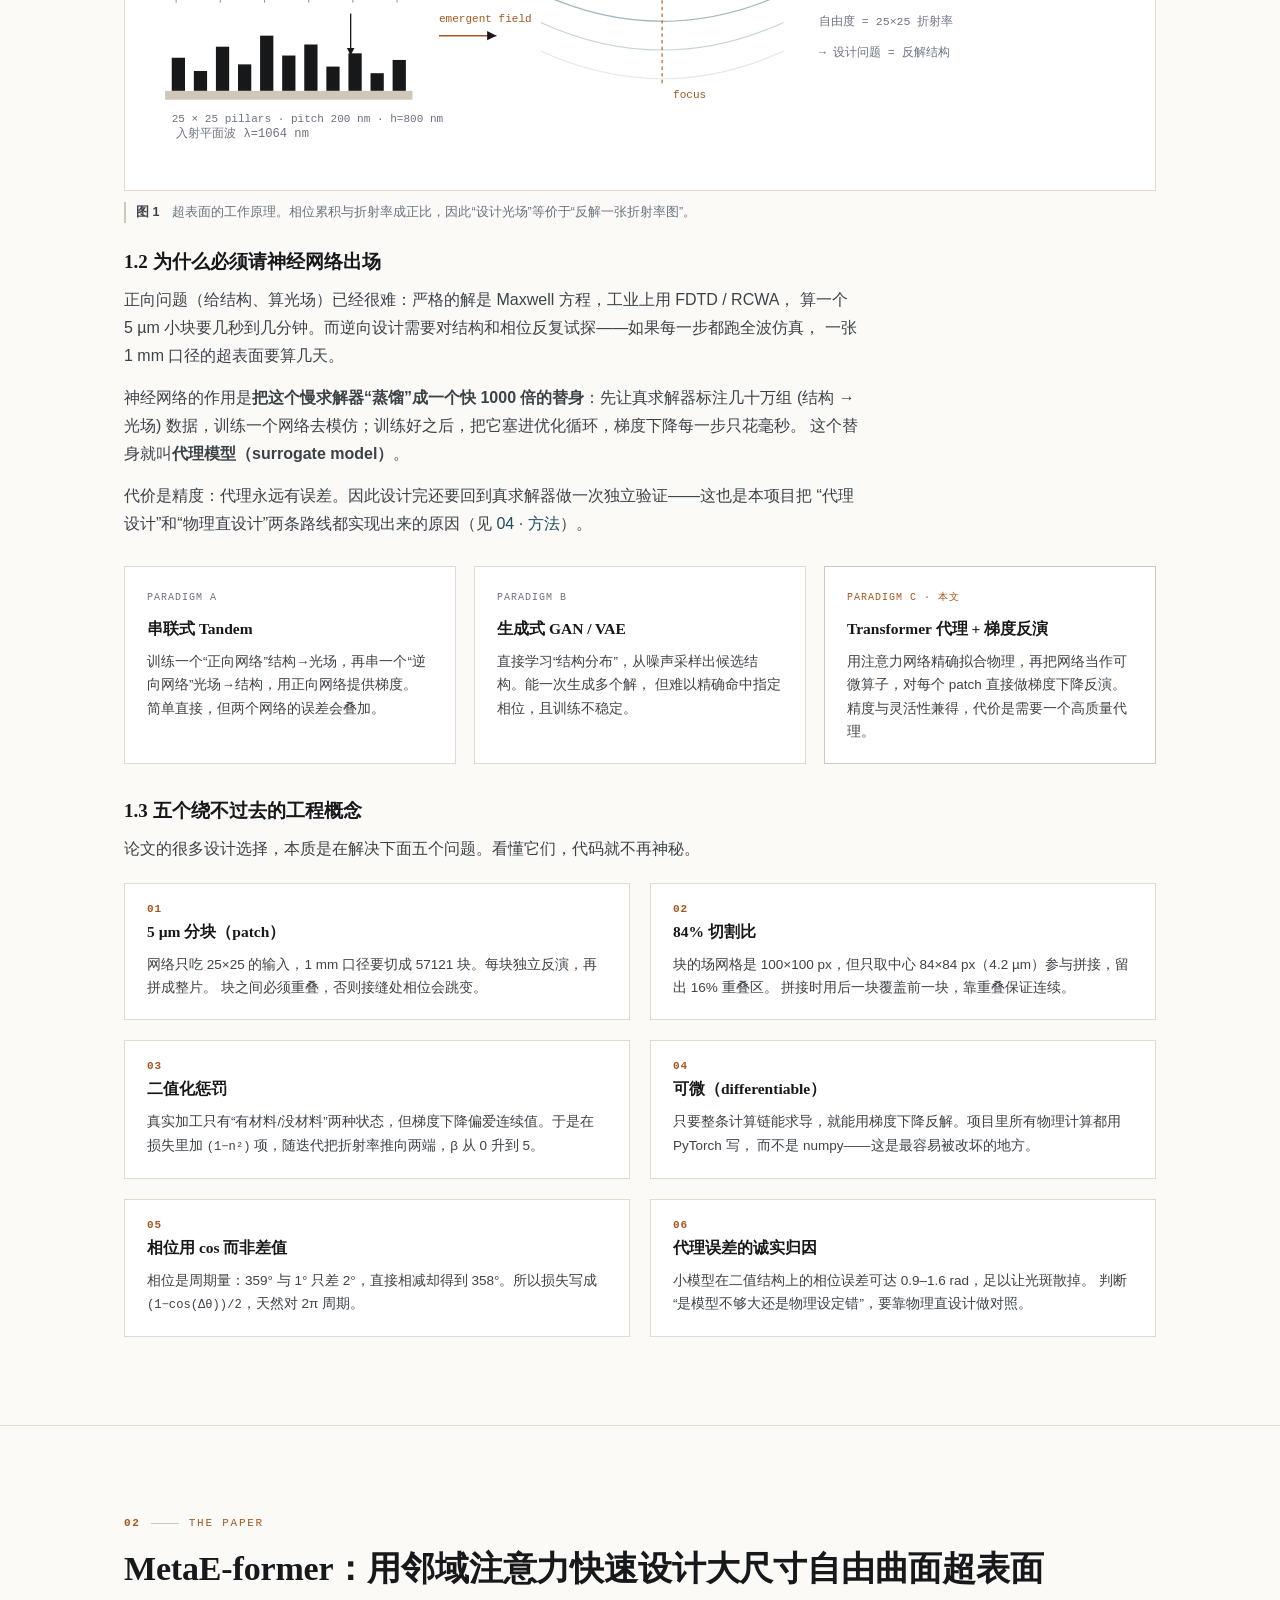
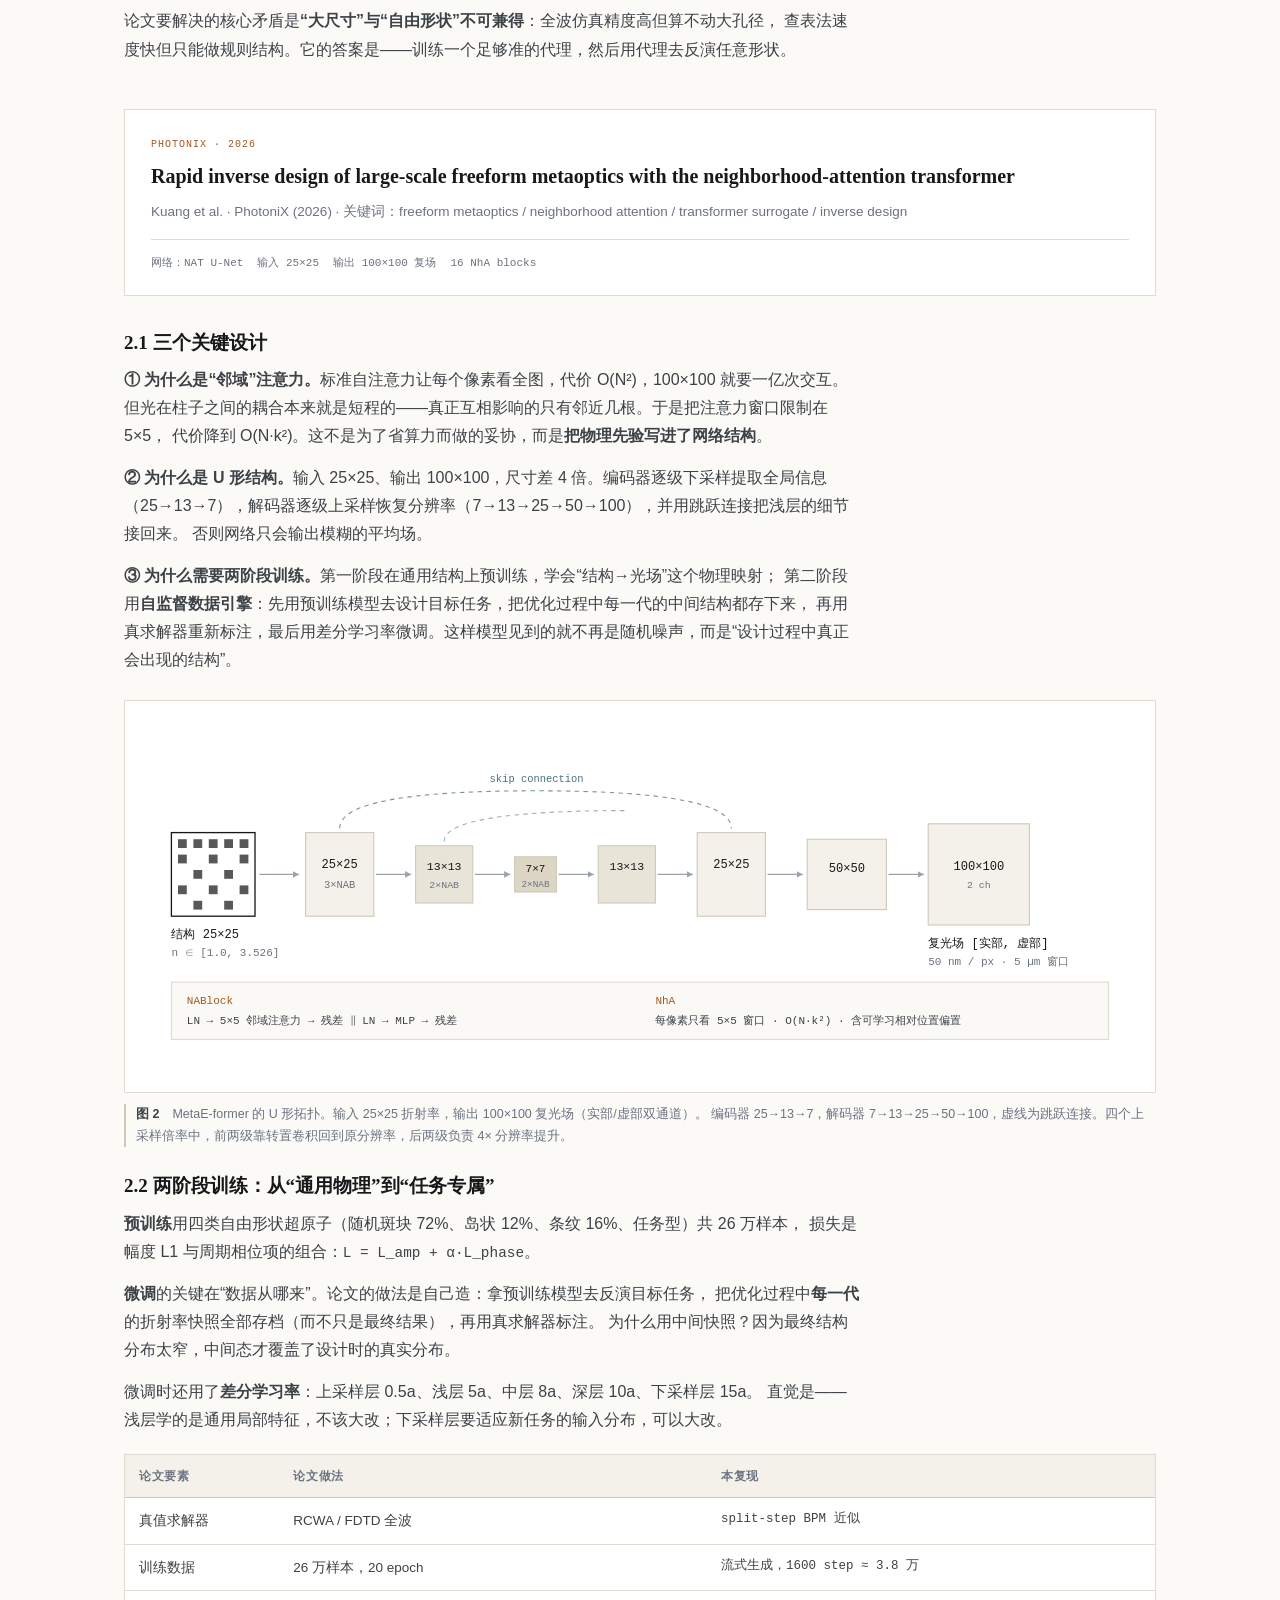
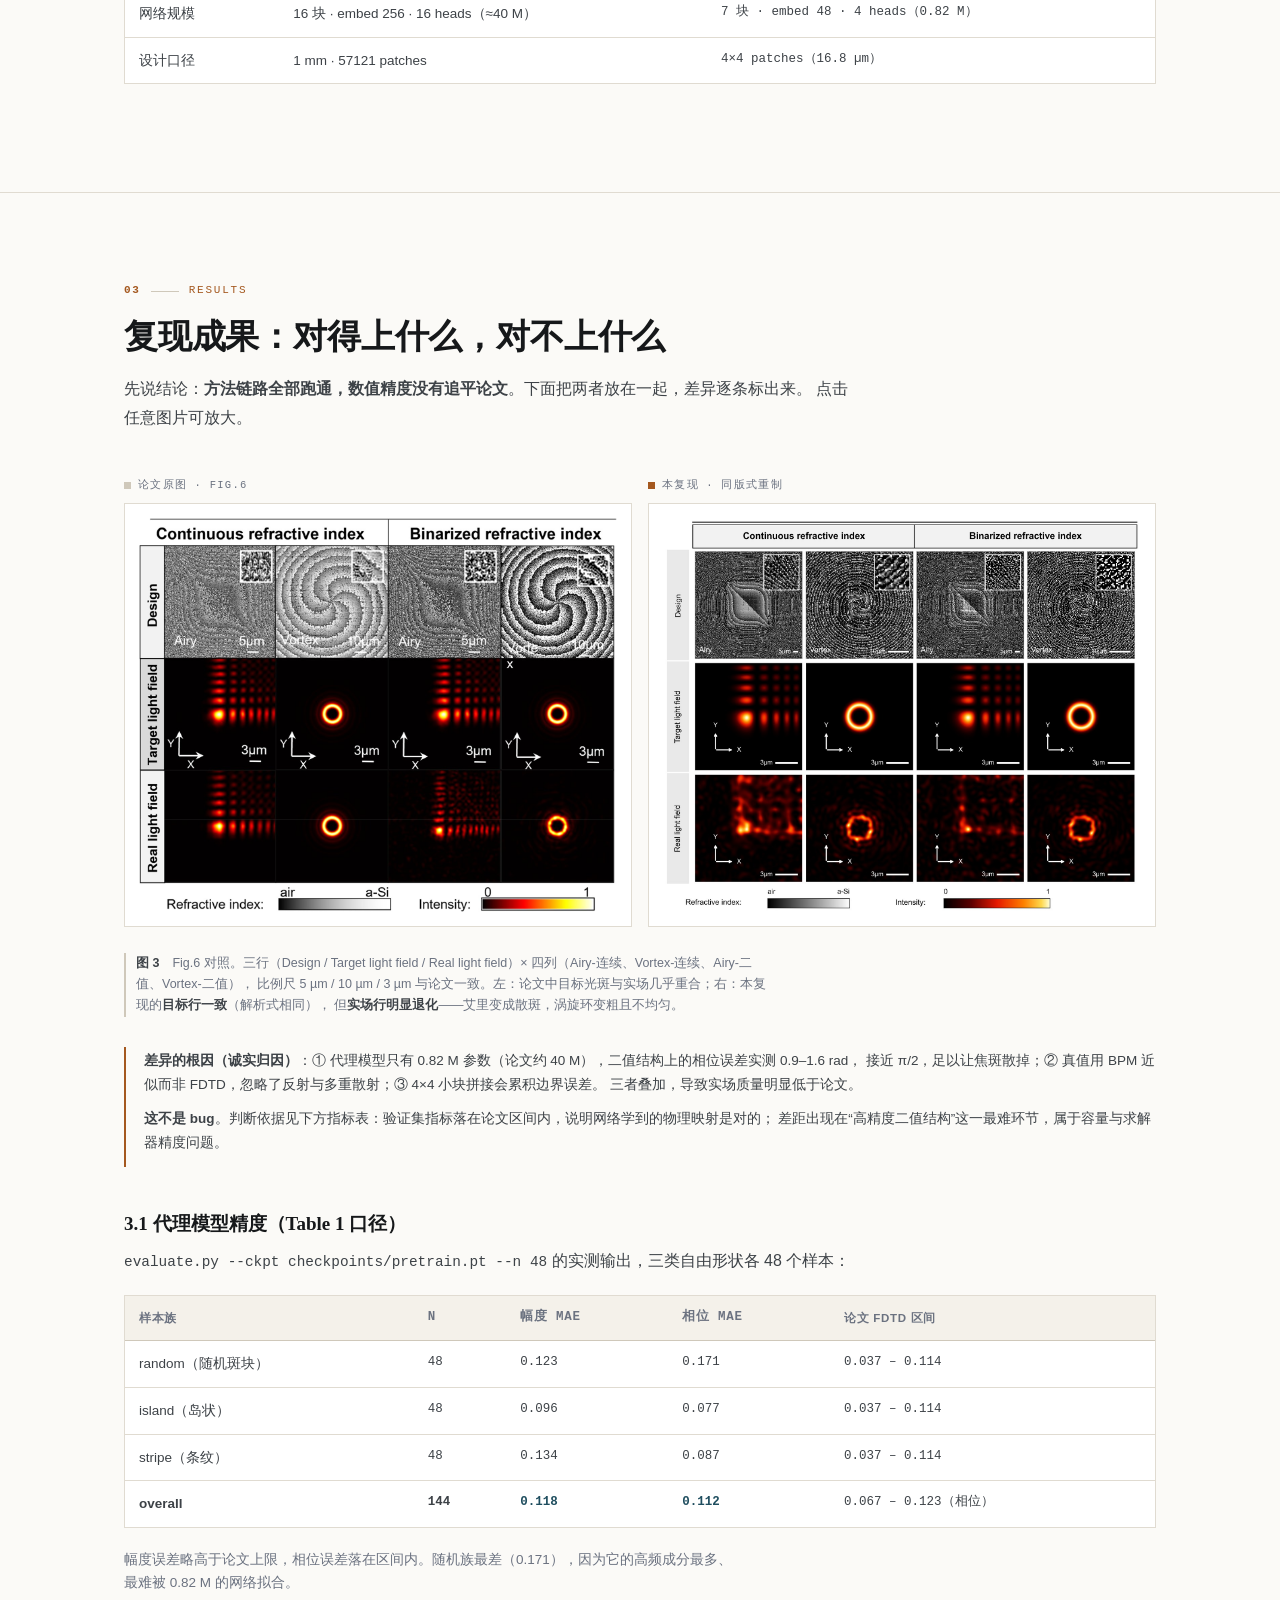
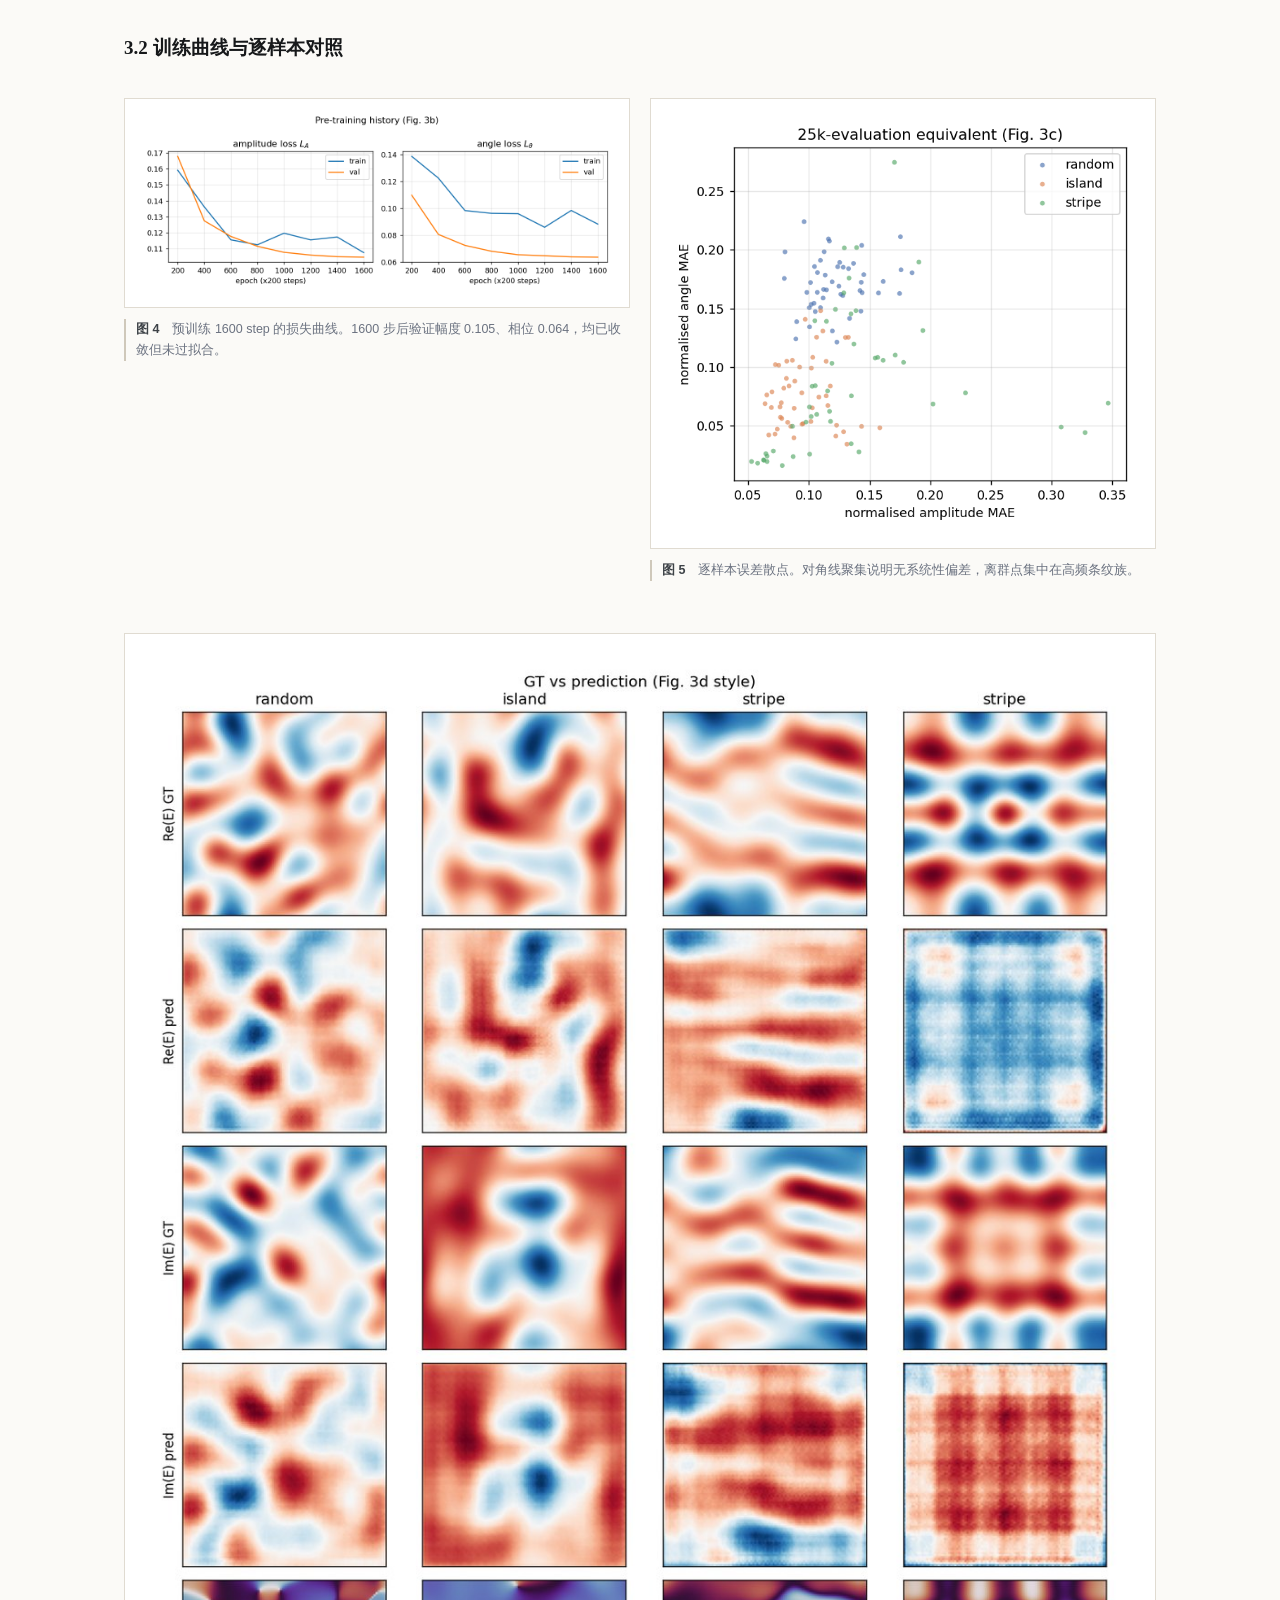
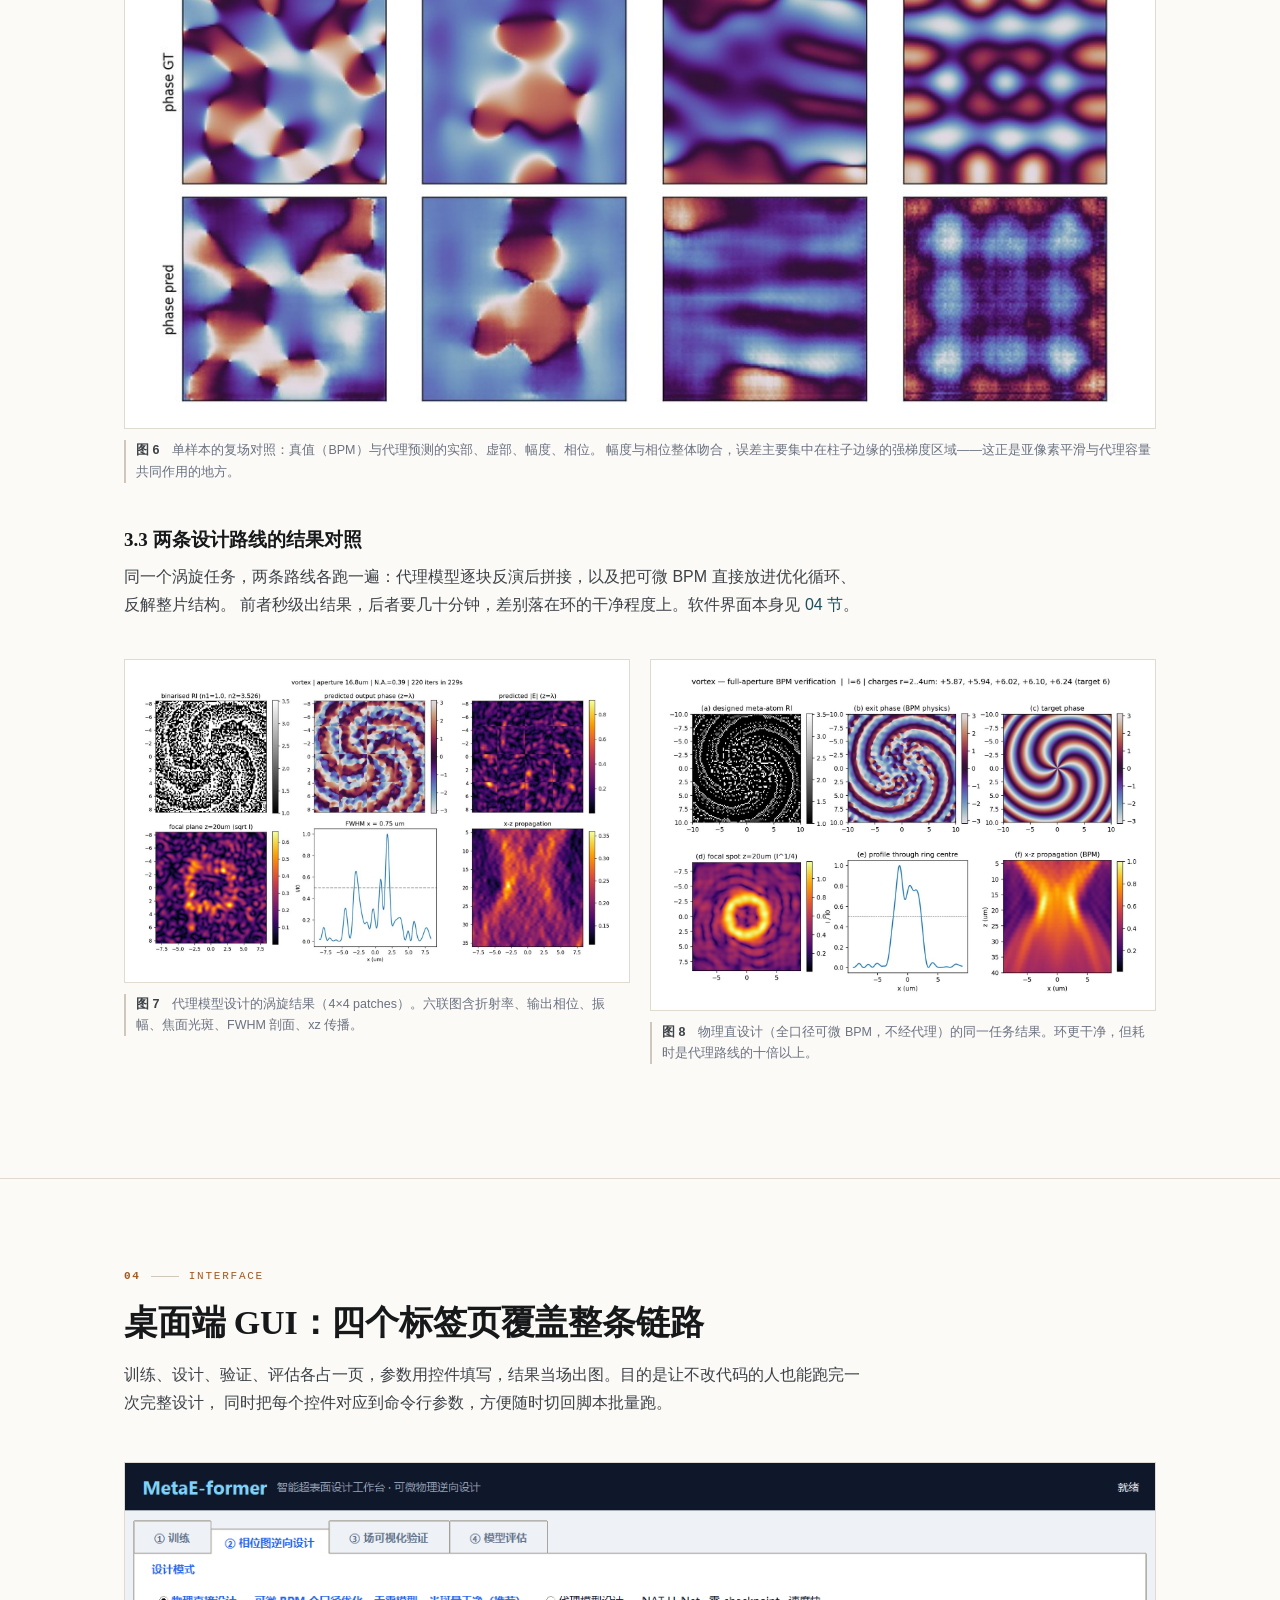
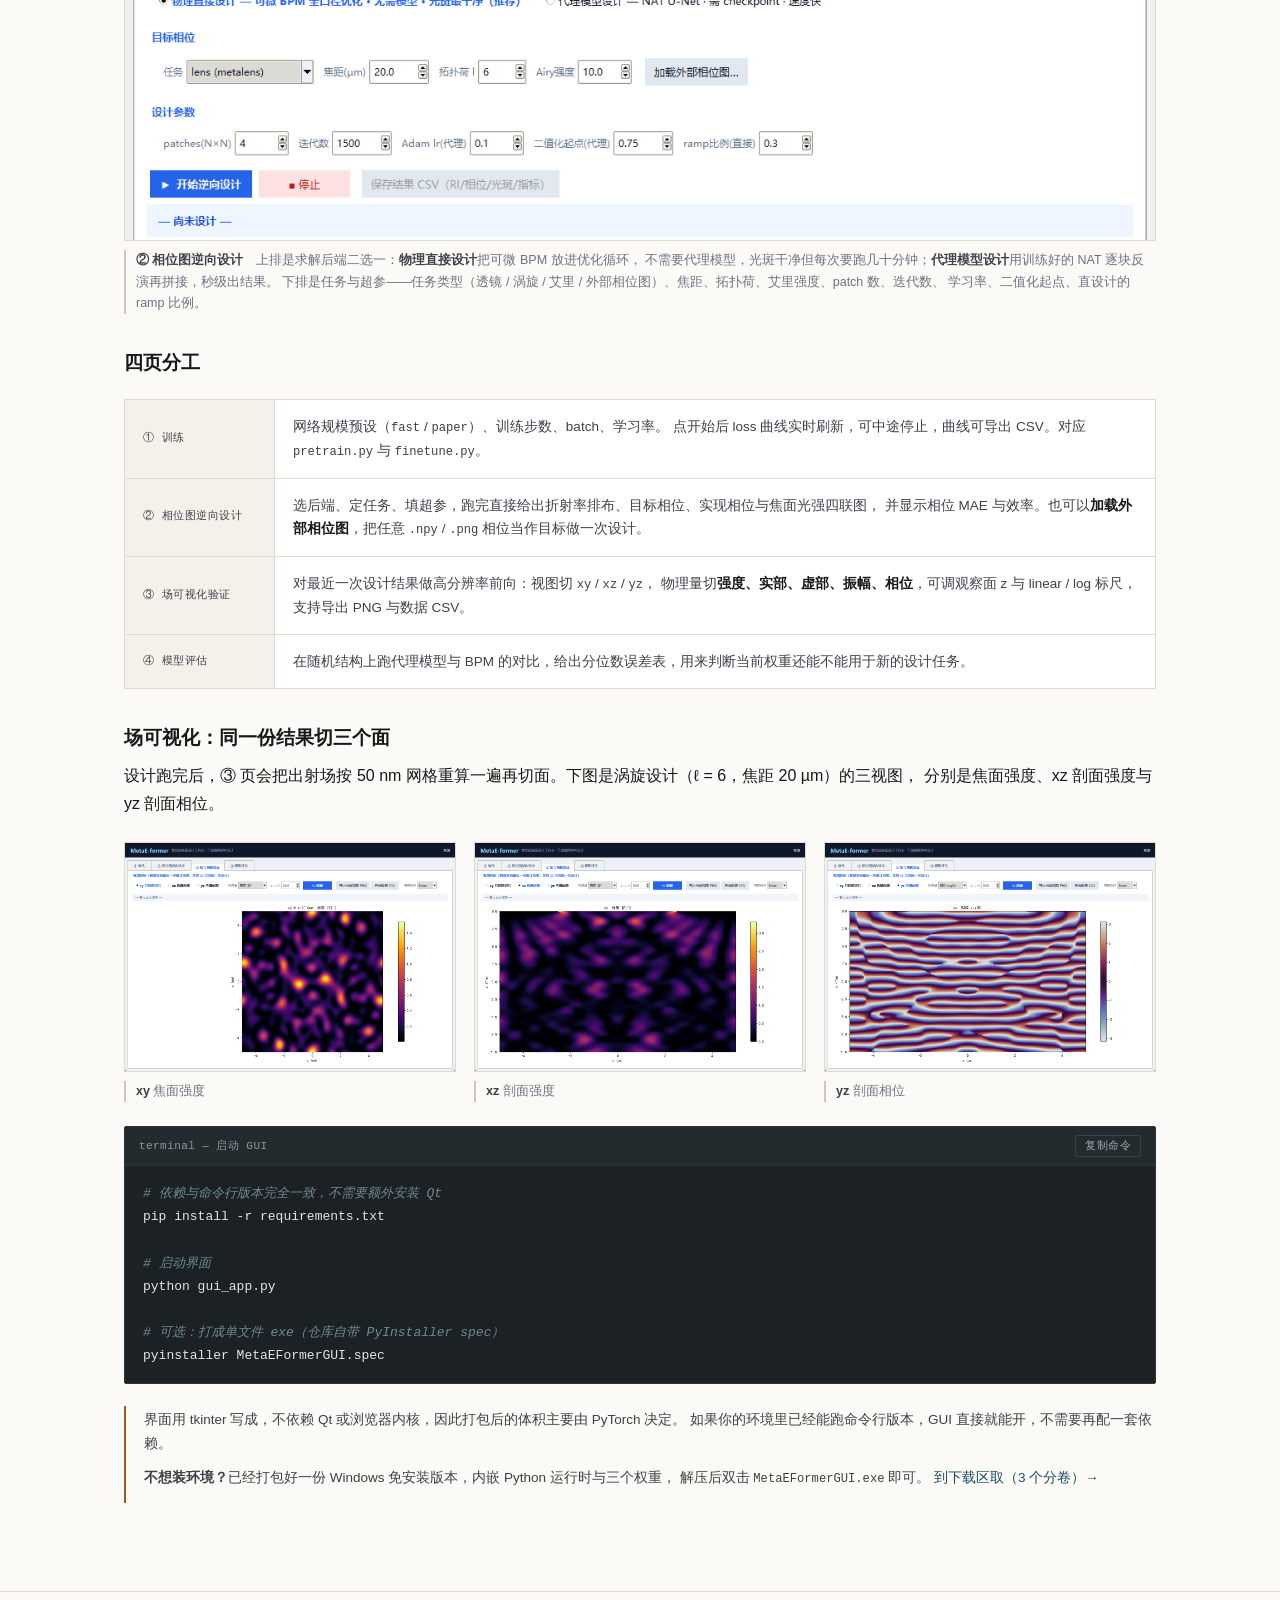
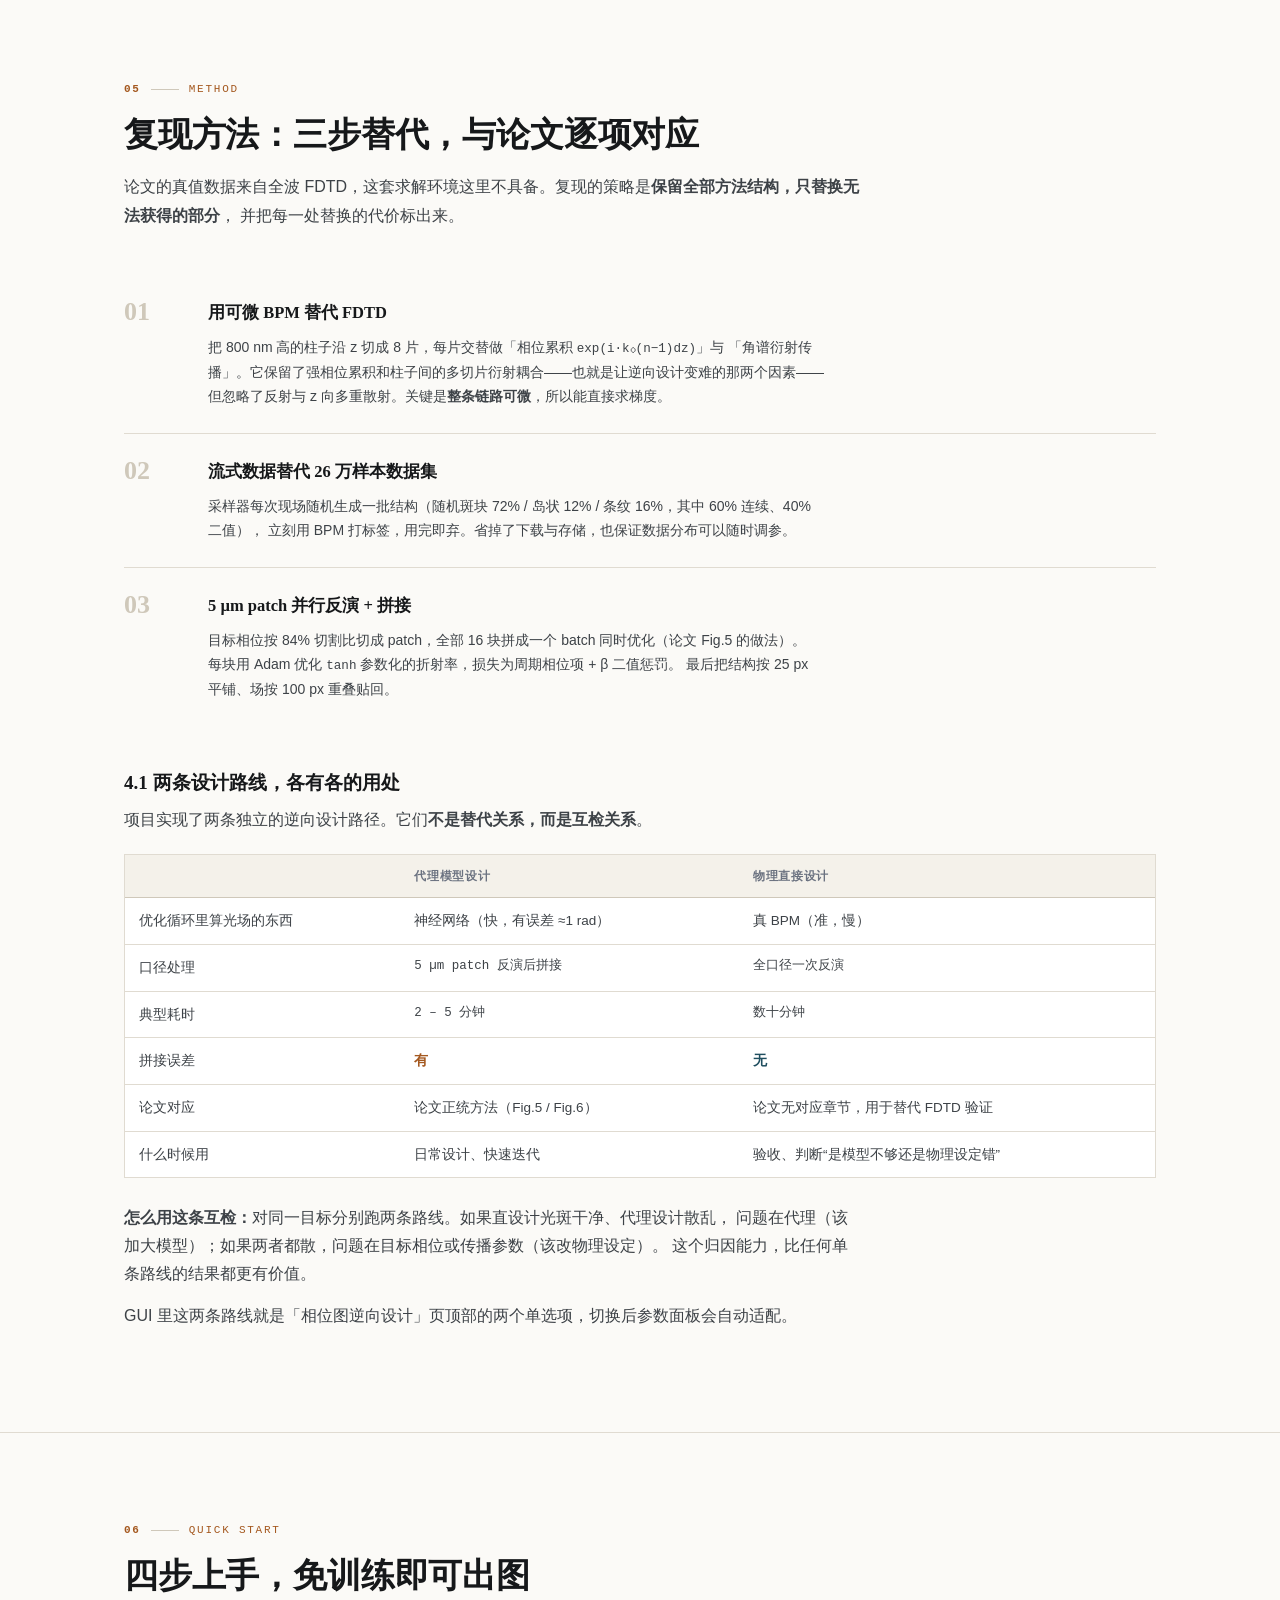
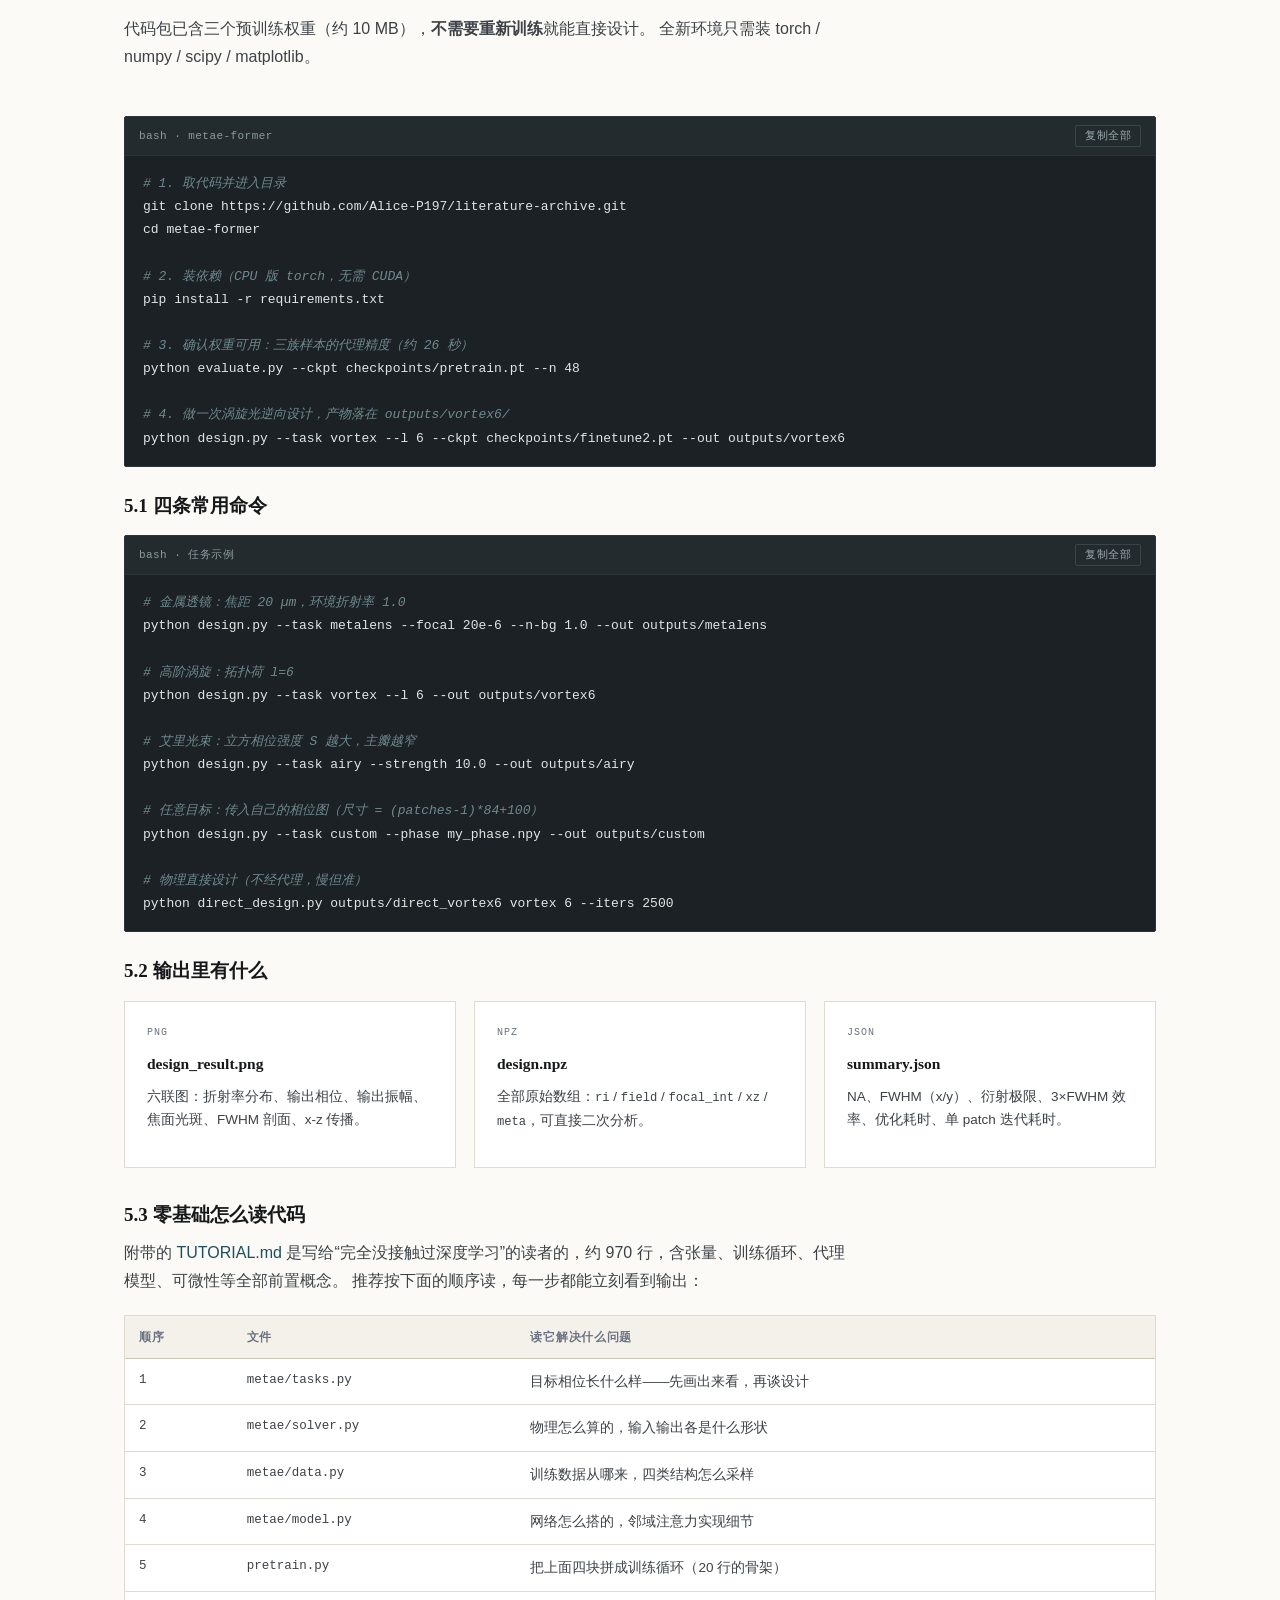
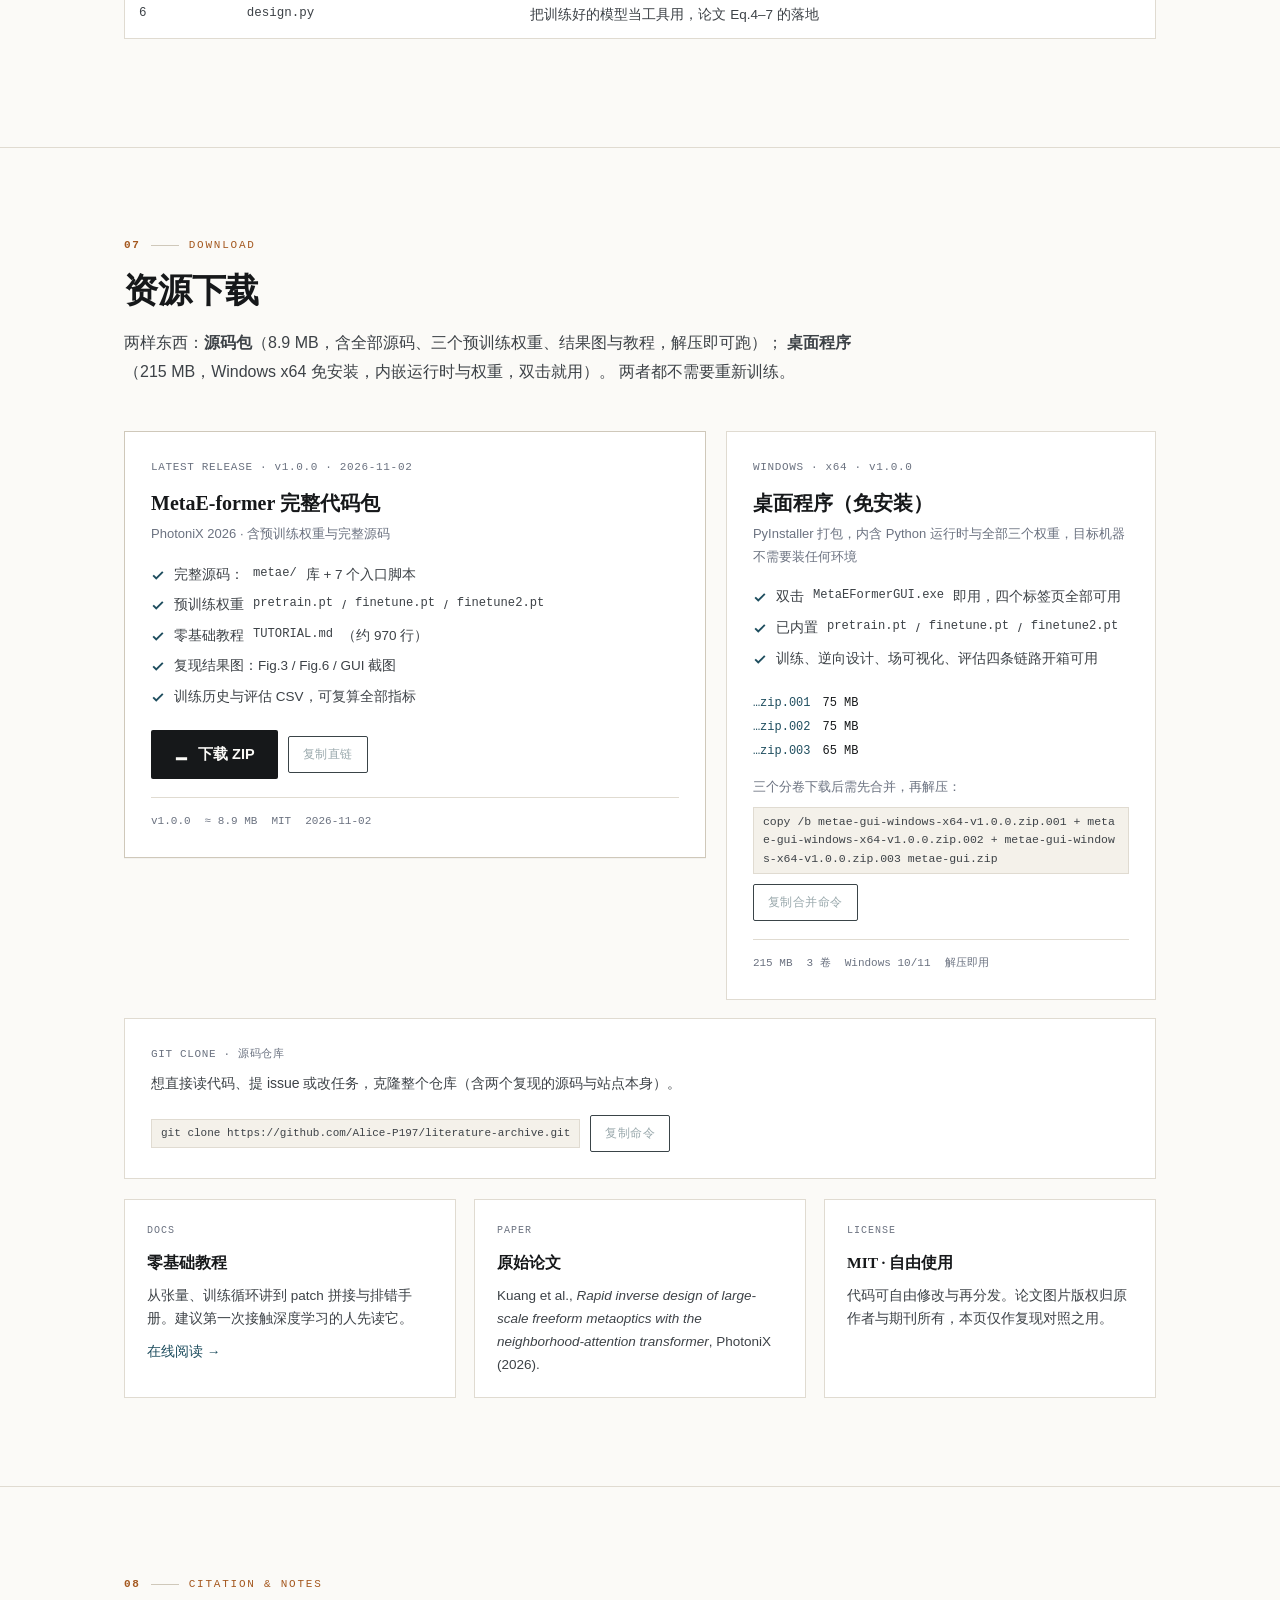
<file: docs/reproductions/metae-former.html>
﻿<!DOCTYPE html>
<html lang="zh-CN">
<head>
<meta charset="UTF-8">
<meta name="viewport" content="width=device-width, initial-scale=1.0">
<title>MetaE-former · 用邻域注意力代理模型设计大尺寸超表面 | 论文复现</title>
<meta name="description" content="PhotoniX 2026 论文 MetaE-former 的复现记录：邻域注意力 Transformer 代理模型、可微 BPM、5 µm patch 拼接逆向设计。含完整源码、预训练权重、与原文并排的结果图、逐项差异说明与桌面端 GUI。">
<meta property="og:title" content="MetaE-former · 用邻域注意力代理模型设计大尺寸超表面">
<meta property="og:description" content="代理模型 + 可微 BPM + patch 拼接，从目标光场反推整片超表面结构。">
<meta property="og:type" content="article">
<link rel="icon" href="data:image/svg+xml,%3Csvg xmlns='http://www.w3.org/2000/svg' viewBox='0 0 32 32'%3E%3Crect width='32' height='32' fill='%2316181a'/%3E%3Cg fill='%23fbfaf7'%3E%3Crect x='5' y='18' width='4' height='9'/%3E%3Crect x='11' y='12' width='4' height='15'/%3E%3Crect x='17' y='6' width='4' height='21'/%3E%3Crect x='23' y='15' width='4' height='12'/%3E%3C/g%3E%3C/svg%3E">
<link rel="stylesheet" href="../assets/css/site.css">
</head>
<body>

<nav class="nav">
  <div class="nav-in">
    <a class="brand" href="../index.html">
      <span class="cn">文献档案馆</span>
      <span class="en">Literature Archive</span>
    </a>
    <div class="nav-links">
      <a href="../index.html#archive" class="active">档案</a>
      <a href="../guide.html">方法</a>
      <a class="nav-gh" href="https://github.com/Alice-P197" target="_blank" rel="noopener">
        <svg viewBox="0 0 16 16"><path d="M8 0C3.58 0 0 3.58 0 8c0 3.54 2.29 6.53 5.47 7.59.4.07.55-.17.55-.38 0-.19-.01-.82-.01-1.49-2.01.37-2.53-.49-2.69-.94-.09-.23-.48-.94-.82-1.13-.28-.15-.68-.52-.01-.53.63-.01 1.08.58 1.23.82.72 1.21 1.87.87 2.33.66.07-.52.28-.87.51-1.07-1.78-.2-3.64-.89-3.64-3.95 0-.87.31-1.59.82-2.15-.08-.2-.36-1.02.08-2.12 0 0 .67-.21 2.2.82.64-.18 1.32-.27 2-.27s1.36.09 2 .27c1.53-1.04 2.2-.82 2.2-.82.44 1.1.16 1.92.08 2.12.51.56.82 1.27.82 2.15 0 3.07-1.87 3.75-3.65 3.95.29.25.54.73.54 1.48 0 1.07-.01 1.93-.01 2.2 0 .21.15.46.55.38A8.01 8.01 0 0 0 16 8c0-4.42-3.58-8-8-8z"/></svg>
        GitHub
      </a>
    </div>
  </div>
</nav>

<div class="crumb">
  <div class="in">
    <a href="../index.html">档案</a>
    <span class="sep">/</span>
    <span class="cur">MetaE-former</span>
    <span class="sep">·</span>
    <span>PhotoniX 2026</span>
  </div>
</div>

<div class="anchorbar">
  <div class="in">
    <a href="#fundamentals">基础</a>
    <a href="#paper">论文</a>
    <a href="#results">结果</a>
    <a href="#gui">GUI</a>
    <a href="#method">方法</a>
    <a href="#start">上手</a>
    <a href="#download">下载</a>
    <a href="#cite">引用</a>
  </div>
</div>

<header class="hero" id="top">
  <div class="wrap">
    <div class="eyebrow">
      <span class="dot"></span>
      PhotoniX 7:69 · 2026 · 项目 02
    </div>
    <h1>让神经网络学会设计超表面<br>从目标光场<em>反推整片结构</em></h1>
    <p class="lede">
      这是 <strong>MetaE-former</strong> 的完整复现：把论文里的物理链路、邻域注意力代理模型、5 µm patch 拼接逆向设计，
      整理成<strong>源码、已训练权重、结果图、零基础教程</strong>四件套。
      从装环境到出第一张光斑图，约 30 分钟；从零到读懂每一行代码，约两天。
    </p>
    <div class="cta">
      <a class="btn btn-primary" href="#download">
        <svg viewBox="0 0 16 16"><path d="M8 1v9m0 0 3.5-3.5M8 10 4.5 6.5M2 11v3h12v-3"/></svg>
        下载代码包 v1.0.0 · 8.9 MB
      </a>
      <a class="btn btn-ghost" href="#results">查看复现结果</a>
      <a class="btn btn-ghost" href="https://github.com/Alice-P197/literature-archive/blob/main/TUTORIAL.md" target="_blank" rel="noopener">阅读教程</a>
    </div>
    <div class="chips">
      <span class="chip">PyTorch 2.11</span>
      <span class="chip">0.82M 参数</span>
      <span class="chip">MIT License</span>
      <span class="chip">更新于 2026-11-02</span>
    </div>

    <div class="stats">
      <div class="stat">
        <div class="n" data-count="38.4" data-suffix="k" data-dec="1">0</div>
        <div class="k">预训练样本<br>流式生成，零磁盘占用</div>
      </div>
      <div class="stat">
        <div class="n" data-count="0.112" data-dec="3">0</div>
        <div class="k">验证集归一化 MAE<br>论文区间 0.037–0.114</div>
      </div>
      <div class="stat">
        <div class="n" data-count="0.82" data-suffix="M" data-dec="2">0</div>
        <div class="k">代理模型参数<br>论文规模约 40 M</div>
      </div>
      <div class="stat">
        <div class="n" data-count="819" data-suffix="ms">0</div>
        <div class="k">单 patch 单次迭代<br>8 线程实测</div>
      </div>
    </div>
  </div>
</header>

<!-- ================= 01 FUNDAMENTALS ================= -->
<section id="fundamentals">
  <div class="wrap">
    <div class="shead rv">
      <div class="kicker"><span class="num">01</span><span class="bar"></span>Fundamentals</div>
      <h2>神经网络超表面设计，到底在做什么</h2>
      <p>如果你只记得一句话：<b>用一块可编程的“相位画布”塑造光，再用神经网络把“想要的图案”反解成“该画什么”。</b>
      下面四小节把这个直觉拆开。</p>
    </div>

    <div class="prose rv">
      <h3>1.1 超表面：用亚波长结构雕刻波前</h3>
      <p>普通透镜靠曲面折射聚焦，厚度以毫米计。超表面（metasurface）换成一片几百纳米厚的结构阵列：
      每个位置立一根截面尺寸不同的柱子，光穿过时局部相位被改变，<b>整片柱子合起来</b>就形成任意形状的波前。</p>
      <p>本项目的最小单元是这样的：5 µm × 5 µm 的方块上，25 × 25 根方柱，柱距 200 nm，高度统一 800 nm，
      材料折射率可在 1.0（空气）到 3.526（非晶硅）之间取任意等效值。相位累积近似 φ ≈ k₀·(n−1)·h，
      所以<b>调折射率 = 调相位</b>，这张 25×25 的折射率图就是全部的自由变量。</p>
    </div>

    <!-- SVG: metasurface schematic -->
    <figure class="rv">
      <div class="figbox" style="padding:24px 18px">
        <svg viewBox="0 0 900 260" style="width:100%;height:auto" role="img" aria-label="超表面结构示意图">
          <defs>
            <linearGradient id="waveIn" x1="0" y1="0" x2="0" y2="1">
              <stop offset="0%" stop-color="#1f4e5f" stop-opacity=".05"/>
              <stop offset="100%" stop-color="#1f4e5f" stop-opacity=".55"/>
            </linearGradient>
            <marker id="ar" markerWidth="8" markerHeight="8" refX="6" refY="3" orient="auto">
              <path d="M0,0 L6,3 L0,6 z" fill="#16181a"/>
            </marker>
          </defs>
          <!-- incident plane wave -->
          <g opacity=".55">
            <line x1="30" y1="8" x2="30" y2="120" stroke="#1f4e5f" stroke-width="1"/>
            <line x1="70" y1="8" x2="70" y2="120" stroke="#1f4e5f" stroke-width="1"/>
            <line x1="110" y1="8" x2="110" y2="120" stroke="#1f4e5f" stroke-width="1"/>
            <line x1="150" y1="8" x2="150" y2="120" stroke="#1f4e5f" stroke-width="1"/>
            <line x1="190" y1="8" x2="190" y2="120" stroke="#1f4e5f" stroke-width="1"/>
            <line x1="230" y1="8" x2="230" y2="120" stroke="#1f4e5f" stroke-width="1"/>
          </g>
          <text x="30" y="242" font-family="ui-monospace,monospace" font-size="11" fill="#6b7280">入射平面波 λ=1064 nm</text>
          <line x1="188" y1="130" x2="188" y2="168" stroke="#16181a" stroke-width="1.2" marker-end="url(#ar)"/>

          <!-- pillars -->
          <g>
            <rect x="26" y="170" width="12" height="30" fill="#16181a"/>
            <rect x="46" y="182" width="12" height="18" fill="#16181a"/>
            <rect x="66" y="160" width="12" height="40" fill="#16181a"/>
            <rect x="86" y="176" width="12" height="24" fill="#16181a"/>
            <rect x="106" y="150" width="12" height="50" fill="#16181a"/>
            <rect x="126" y="168" width="12" height="32" fill="#16181a"/>
            <rect x="146" y="158" width="12" height="42" fill="#16181a"/>
            <rect x="166" y="178" width="12" height="22" fill="#16181a"/>
            <rect x="186" y="166" width="12" height="34" fill="#16181a"/>
            <rect x="206" y="184" width="12" height="16" fill="#16181a"/>
            <rect x="226" y="172" width="12" height="28" fill="#16181a"/>
          </g>
          <!-- substrate -->
          <rect x="20" y="200" width="224" height="8" fill="#cfc8ba"/>
          <text x="26" y="228" font-family="ui-monospace,monospace" font-size="10" fill="#6b7280">25 × 25 pillars · pitch 200 nm · h=800 nm</text>

          <!-- arrow to output -->
          <line x1="268" y1="150" x2="320" y2="150" stroke="#a4581f" stroke-width="1.4" marker-end="url(#ar)"/>
          <text x="268" y="138" font-family="ui-monospace,monospace" font-size="10" fill="#a4581f">emergent field</text>

          <!-- output wavefront (curved) -->
          <g>
            <path d="M360 60 Q470 110 580 60" fill="none" stroke="#1f4e5f" stroke-width="1.6" opacity=".85"/>
            <path d="M360 86 Q470 136 580 86" fill="none" stroke="#1f4e5f" stroke-width="1.4" opacity=".6"/>
            <path d="M360 112 Q470 162 580 112" fill="none" stroke="#1f4e5f" stroke-width="1.2" opacity=".4"/>
            <path d="M360 138 Q470 188 580 138" fill="none" stroke="#1f4e5f" stroke-width="1" opacity=".25"/>
            <path d="M360 164 Q470 214 580 164" fill="none" stroke="#1f4e5f" stroke-width="1" opacity=".13"/>
          </g>
          <line x1="470" y1="112" x2="470" y2="196" stroke="#a4581f" stroke-width="1" stroke-dasharray="3 3"/>
          <circle cx="470" cy="112" r="3.5" fill="#a4581f"/>
          <text x="480" y="206" font-family="ui-monospace,monospace" font-size="10" fill="#a4581f">focus</text>

          <!-- right labels -->
          <g font-family="ui-monospace,monospace" font-size="10.5" fill="#3d4247">
            <text x="612" y="60">任意波前 =</text>
            <text x="612" y="80">逐点相位拼接</text>
            <text x="612" y="112" fill="#6b7280">φ(x,y) ≈ k₀(n(x,y)−1)h</text>
            <text x="612" y="140" fill="#6b7280">自由度 = 25×25 折射率</text>
            <text x="612" y="168" fill="#6b7280">→ 设计问题 = 反解结构</text>
          </g>
        </svg>
      </div>
      <figcaption><b>图 1</b>　超表面的工作原理。相位累积与折射率成正比，因此“设计光场”等价于“反解一张折射率图”。</figcaption>
    </figure>

    <div class="prose rv">
      <h3>1.2 为什么必须请神经网络出场</h3>
      <p>正向问题（给结构、算光场）已经很难：严格的解是 Maxwell 方程，工业上用 FDTD / RCWA，
      算一个 5 µm 小块要几秒到几分钟。而逆向设计需要对结构和相位反复试探——如果每一步都跑全波仿真，
      一张 1 mm 口径的超表面要算几天。</p>
      <p>神经网络的作用是<b>把这个慢求解器“蒸馏”成一个快 1000 倍的替身</b>：先让真求解器标注几十万组
      (结构 → 光场) 数据，训练一个网络去模仿；训练好之后，把它塞进优化循环，梯度下降每一步只花毫秒。
      这个替身就叫<b>代理模型（surrogate model）</b>。</p>
      <p>代价是精度：代理永远有误差。因此设计完还要回到真求解器做一次独立验证——这也是本项目把
      “代理设计”和“物理直设计”两条路线都实现出来的原因（见 <a href="#method">04 · 方法</a>）。</p>
    </div>

    <div class="grid-3 rv" style="margin-top:28px">
      <div class="card">
        <span class="tag">Paradigm A</span>
        <h4>串联式 Tandem</h4>
        <p>训练一个“正向网络”结构→光场，再串一个“逆向网络”光场→结构，用正向网络提供梯度。
        简单直接，但两个网络的误差会叠加。</p>
      </div>
      <div class="card">
        <span class="tag">Paradigm B</span>
        <h4>生成式 GAN / VAE</h4>
        <p>直接学习“结构分布”，从噪声采样出候选结构。能一次生成多个解，
        但难以精确命中指定相位，且训练不稳定。</p>
      </div>
      <div class="card" style="border-color:#cfc8ba;background:#fff">
        <span class="tag" style="color:#a4581f">Paradigm C · 本文</span>
        <h4>Transformer 代理 + 梯度反演</h4>
        <p>用注意力网络精确拟合物理，再把网络当作可微算子，对每个 patch 直接做梯度下降反演。
        精度与灵活性兼得，代价是需要一个高质量代理。</p>
      </div>
    </div>

    <div class="prose rv" style="margin-top:34px">
      <h3>1.3 五个绕不过去的工程概念</h3>
      <p>论文的很多设计选择，本质是在解决下面五个问题。看懂它们，代码就不再神秘。</p>
    </div>

    <div class="grid-2 rv" style="margin-top:20px">
      <div class="card numcard">
        <span class="idx">01</span>
        <h4>5 µm 分块（patch）</h4>
        <p>网络只吃 25×25 的输入，1 mm 口径要切成 57121 块。每块独立反演，再拼成整片。
        块之间必须重叠，否则接缝处相位会跳变。</p>
      </div>
      <div class="card numcard">
        <span class="idx">02</span>
        <h4>84% 切割比</h4>
        <p>块的场网格是 100×100 px，但只取中心 84×84 px（4.2 µm）参与拼接，留出 16% 重叠区。
        拼接时用后一块覆盖前一块，靠重叠保证连续。</p>
      </div>
      <div class="card numcard">
        <span class="idx">03</span>
        <h4>二值化惩罚</h4>
        <p>真实加工只有“有材料/没材料”两种状态，但梯度下降偏爱连续值。于是在损失里加
        <code>(1−n²)</code> 项，随迭代把折射率推向两端，β 从 0 升到 5。</p>
      </div>
      <div class="card numcard">
        <span class="idx">04</span>
        <h4>可微（differentiable）</h4>
        <p>只要整条计算链能求导，就能用梯度下降反解。项目里所有物理计算都用 PyTorch 写，
        而不是 numpy——这是最容易被改坏的地方。</p>
      </div>
      <div class="card numcard">
        <span class="idx">05</span>
        <h4>相位用 cos 而非差值</h4>
        <p>相位是周期量：359° 与 1° 只差 2°，直接相减却得到 358°。所以损失写成
        <code>(1−cos(Δθ))/2</code>，天然对 2π 周期。</p>
      </div>
      <div class="card numcard">
        <span class="idx">06</span>
        <h4>代理误差的诚实归因</h4>
        <p>小模型在二值结构上的相位误差可达 0.9–1.6 rad，足以让光斑散掉。
        判断“是模型不够大还是物理设定错”，要靠物理直设计做对照。</p>
      </div>
    </div>
  </div>
</section>

<!-- ================= 02 PAPER ================= -->
<section id="paper">
  <div class="wrap">
    <div class="shead rv">
      <div class="kicker"><span class="num">02</span><span class="bar"></span>The Paper</div>
      <h2>MetaE-former：用邻域注意力快速设计大尺寸自由曲面超表面</h2>
      <p>论文要解决的核心矛盾是<b>“大尺寸”与“自由形状”不可兼得</b>：全波仿真精度高但算不动大孔径，
      查表法速度快但只能做规则结构。它的答案是——训练一个足够准的代理，然后用代理去反演任意形状。</p>
    </div>

    <div class="card rv" style="padding:26px 26px 22px;margin-bottom:34px">
      <div class="tag" style="color:#a4581f">PHOTONIX · 2026</div>
      <h3 style="font-size:20px;margin-bottom:10px">Rapid inverse design of large-scale freeform metaoptics with the neighborhood-attention transformer</h3>
      <p style="font-size:13.5px;color:#6b7280;line-height:1.8">
        Kuang et al. · PhotoniX (2026) · 关键词：freeform metaoptics / neighborhood attention /
        transformer surrogate / inverse design
      </p>
      <div class="meta-row" style="margin-top:14px;padding-top:14px">
        <span>网络：NAT U-Net</span><span>输入 25×25</span><span>输出 100×100 复场</span><span>16 NhA blocks</span>
      </div>
    </div>

    <div class="prose rv">
      <h3>2.1 三个关键设计</h3>
      <p><b>① 为什么是“邻域”注意力。</b>标准自注意力让每个像素看全图，代价 O(N²)，100×100 就要一亿次交互。
      但光在柱子之间的耦合本来就是短程的——真正互相影响的只有邻近几根。于是把注意力窗口限制在 5×5，
      代价降到 O(N·k²)。这不是为了省算力而做的妥协，而是<b>把物理先验写进了网络结构</b>。</p>
      <p><b>② 为什么是 U 形结构。</b>输入 25×25、输出 100×100，尺寸差 4 倍。编码器逐级下采样提取全局信息
      （25→13→7），解码器逐级上采样恢复分辨率（7→13→25→50→100），并用跳跃连接把浅层的细节接回来。
      否则网络只会输出模糊的平均场。</p>
      <p><b>③ 为什么需要两阶段训练。</b>第一阶段在通用结构上预训练，学会“结构→光场”这个物理映射；
      第二阶段用<b>自监督数据引擎</b>：先用预训练模型去设计目标任务，把优化过程中每一代的中间结构都存下来，
      再用真求解器重新标注，最后用差分学习率微调。这样模型见到的就不再是随机噪声，而是“设计过程中真正会出现的结构”。</p>
    </div>

    <!-- SVG: network -->
    <figure class="rv">
      <div class="figbox" style="padding:26px 20px">
        <svg viewBox="0 0 900 300" style="width:100%;height:auto" role="img" aria-label="MetaE-former 网络结构示意">
          <defs>
            <marker id="ar2" markerWidth="7" markerHeight="7" refX="5.5" refY="3" orient="auto">
              <path d="M0,0 L5.5,3 L0,6 z" fill="#9aa3ab"/>
            </marker>
          </defs>
          <!-- input -->
          <g>
            <rect x="24" y="96" width="76" height="76" fill="none" stroke="#16181a" stroke-width="1.2"/>
            <g fill="#16181a" opacity=".72">
              <rect x="30" y="102" width="8" height="8"/><rect x="44" y="102" width="8" height="8"/><rect x="58" y="102" width="8" height="8"/><rect x="72" y="102" width="8" height="8"/><rect x="86" y="102" width="8" height="8"/>
              <rect x="30" y="116" width="8" height="8"/><rect x="58" y="116" width="8" height="8"/><rect x="86" y="116" width="8" height="8"/>
              <rect x="44" y="130" width="8" height="8"/><rect x="72" y="130" width="8" height="8"/>
              <rect x="30" y="144" width="8" height="8"/><rect x="58" y="144" width="8" height="8"/><rect x="86" y="144" width="8" height="8"/>
              <rect x="44" y="158" width="8" height="8"/><rect x="72" y="158" width="8" height="8"/>
            </g>
            <text x="24" y="192" font-family="ui-monospace,monospace" font-size="11" fill="#16181a">结构 25×25</text>
            <text x="24" y="208" font-family="ui-monospace,monospace" font-size="10" fill="#6b7280">n ∈ [1.0, 3.526]</text>
          </g>

          <line x1="104" y1="134" x2="140" y2="134" stroke="#9aa3ab" stroke-width="1" marker-end="url(#ar2)"/>

          <!-- encoder -->
          <g>
            <rect x="146" y="96" width="62" height="76" fill="#f4f1ea" stroke="#cfc8ba"/>
            <text x="177" y="128" text-anchor="middle" font-family="ui-monospace,monospace" font-size="11" fill="#16181a">25×25</text>
            <text x="177" y="146" text-anchor="middle" font-family="ui-monospace,monospace" font-size="9.5" fill="#6b7280">3×NAB</text>

            <line x1="210" y1="134" x2="242" y2="134" stroke="#9aa3ab" stroke-width="1" marker-end="url(#ar2)"/>
            <rect x="246" y="108" width="52" height="52" fill="#e9e4d8" stroke="#cfc8ba"/>
            <text x="272" y="130" text-anchor="middle" font-family="ui-monospace,monospace" font-size="10.5" fill="#16181a">13×13</text>
            <text x="272" y="146" text-anchor="middle" font-family="ui-monospace,monospace" font-size="9" fill="#6b7280">2×NAB</text>

            <line x1="300" y1="134" x2="332" y2="134" stroke="#9aa3ab" stroke-width="1" marker-end="url(#ar2)"/>
            <rect x="336" y="118" width="38" height="32" fill="#ddd6c5" stroke="#cfc8ba"/>
            <text x="355" y="132" text-anchor="middle" font-family="ui-monospace,monospace" font-size="10" fill="#16181a">7×7</text>
            <text x="355" y="145" text-anchor="middle" font-family="ui-monospace,monospace" font-size="8.5" fill="#6b7280">2×NAB</text>
          </g>

          <!-- decoder -->
          <g>
            <line x1="376" y1="134" x2="408" y2="134" stroke="#9aa3ab" stroke-width="1" marker-end="url(#ar2)"/>
            <rect x="412" y="108" width="52" height="52" fill="#e9e4d8" stroke="#cfc8ba"/>
            <text x="438" y="130" text-anchor="middle" font-family="ui-monospace,monospace" font-size="10.5" fill="#16181a">13×13</text>

            <line x1="466" y1="134" x2="498" y2="134" stroke="#9aa3ab" stroke-width="1" marker-end="url(#ar2)"/>
            <rect x="502" y="96" width="62" height="76" fill="#f4f1ea" stroke="#cfc8ba"/>
            <text x="533" y="128" text-anchor="middle" font-family="ui-monospace,monospace" font-size="11" fill="#16181a">25×25</text>

            <line x1="566" y1="134" x2="598" y2="134" stroke="#9aa3ab" stroke-width="1" marker-end="url(#ar2)"/>
            <rect x="602" y="102" width="72" height="64" fill="#f4f1ea" stroke="#cfc8ba"/>
            <text x="638" y="132" text-anchor="middle" font-family="ui-monospace,monospace" font-size="11" fill="#16181a">50×50</text>

            <line x1="676" y1="134" x2="708" y2="134" stroke="#9aa3ab" stroke-width="1" marker-end="url(#ar2)"/>
            <rect x="712" y="88" width="92" height="92" fill="#f4f1ea" stroke="#cfc8ba"/>
            <text x="758" y="130" text-anchor="middle" font-family="ui-monospace,monospace" font-size="11" fill="#16181a">100×100</text>
            <text x="758" y="146" text-anchor="middle" font-family="ui-monospace,monospace" font-size="9" fill="#6b7280">2 ch</text>
          </g>

          <!-- skip connections -->
          <path d="M177 92 Q177 58 355 58 Q533 58 533 92" fill="none" stroke="#1f4e5f" stroke-width="1" stroke-dasharray="4 4" opacity=".6"/>
          <path d="M272 104 Q272 76 438 76" fill="none" stroke="#1f4e5f" stroke-width="1" stroke-dasharray="4 4" opacity=".45"/>
          <text x="356" y="50" text-anchor="middle" font-family="ui-monospace,monospace" font-size="9.5" fill="#1f4e5f" opacity=".8">skip connection</text>

          <!-- output label -->
          <text x="712" y="200" font-family="ui-monospace,monospace" font-size="11" fill="#16181a">复光场 [实部, 虚部]</text>
          <text x="712" y="216" font-family="ui-monospace,monospace" font-size="10" fill="#6b7280">50 nm / px · 5 µm 窗口</text>

          <!-- NAB detail -->
          <g transform="translate(24,232)">
            <rect x="0" y="0" width="852" height="52" fill="#faf9f6" stroke="#e0dbd1"/>
            <text x="14" y="20" font-family="ui-monospace,monospace" font-size="10" fill="#a4581f">NABlock</text>
            <text x="14" y="38" font-family="ui-monospace,monospace" font-size="10" fill="#3d4247">LN → 5×5 邻域注意力 → 残差 ‖ LN → MLP → 残差</text>
            <text x="440" y="20" font-family="ui-monospace,monospace" font-size="10" fill="#a4581f">NhA</text>
            <text x="440" y="38" font-family="ui-monospace,monospace" font-size="10" fill="#3d4247">每像素只看 5×5 窗口 · O(N·k²) · 含可学习相对位置偏置</text>
          </g>
        </svg>
      </div>
      <figcaption><b>图 2</b>　MetaE-former 的 U 形拓扑。输入 25×25 折射率，输出 100×100 复光场（实部/虚部双通道）。
      编码器 25→13→7，解码器 7→13→25→50→100，虚线为跳跃连接。四个上采样倍率中，前两级靠转置卷积回到原分辨率，后两级负责 4× 分辨率提升。</figcaption>
    </figure>

    <div class="prose rv">
      <h3>2.2 两阶段训练：从“通用物理”到“任务专属”</h3>
      <p><b>预训练</b>用四类自由形状超原子（随机斑块 72%、岛状 12%、条纹 16%、任务型）共 26 万样本，
      损失是幅度 L1 与周期相位项的组合：<code>L = L_amp + α·L_phase</code>。</p>
      <p><b>微调</b>的关键在“数据从哪来”。论文的做法是自己造：拿预训练模型去反演目标任务，
      把优化过程中<b>每一代</b>的折射率快照全部存档（而不只是最终结果），再用真求解器标注。
      为什么用中间快照？因为最终结构分布太窄，中间态才覆盖了设计时的真实分布。</p>
      <p>微调时还用了<b>差分学习率</b>：上采样层 0.5a、浅层 5a、中层 8a、深层 10a、下采样层 15a。
      直觉是——浅层学的是通用局部特征，不该大改；下采样层要适应新任务的输入分布，可以大改。</p>
    </div>

    <div class="tbl-wrap rv">
      <table>
        <thead><tr><th>论文要素</th><th>论文做法</th><th>本复现</th></tr></thead>
        <tbody>
          <tr><td>真值求解器</td><td>RCWA / FDTD 全波</td><td class="mono">split-step BPM 近似</td></tr>
          <tr><td>训练数据</td><td>26 万样本，20 epoch</td><td class="mono">流式生成，1600 step ≈ 3.8 万</td></tr>
          <tr><td>网络规模</td><td>16 块 · embed 256 · 16 heads（≈40 M）</td><td class="mono">7 块 · embed 48 · 4 heads（0.82 M）</td></tr>
          <tr><td>设计口径</td><td>1 mm · 57121 patches</td><td class="mono">4×4 patches（16.8 µm）</td></tr>
        </tbody>
      </table>
    </div>
  </div>
</section>

<!-- ================= 03 RESULTS ================= -->
<section id="results">
  <div class="wrap">
    <div class="shead rv">
      <div class="kicker"><span class="num">03</span><span class="bar"></span>Results</div>
      <h2>复现成果：对得上什么，对不上什么</h2>
      <p>先说结论：<b>方法链路全部跑通，数值精度没有追平论文</b>。下面把两者放在一起，差异逐条标出来。
      点击任意图片可放大。</p>
    </div>

    <div class="compare rv">
      <figure>
        <div class="lab paper"><span class="sq"></span>论文原图 · Fig.6</div>
        <div class="figbox"><img src="../assets/img/metae/fig6_paper.jpg" alt="论文 Fig.6 原图" data-lb></div>
      </figure>
      <figure>
        <div class="lab ours"><span class="sq"></span>本复现 · 同版式重制</div>
        <div class="figbox"><img src="../assets/img/metae/fig6_repro.jpg" alt="本复现的 Fig.6" data-lb></div>
      </figure>
    </div>
    <figcaption class="rv" style="max-width:52em">
      <b>图 3</b>　Fig.6 对照。三行（Design / Target light field / Real light field）× 四列（Airy-连续、Vortex-连续、Airy-二值、Vortex-二值），
      比例尺 5 µm / 10 µm / 3 µm 与论文一致。左：论文中目标光斑与实场几乎重合；右：本复现的<b>目标行一致</b>（解析式相同），
      但<b>实场行明显退化</b>——艾里变成散斑，涡旋环变粗且不均匀。
    </figcaption>

    <div class="notes rv" style="margin-top:30px">
      <p><b>差异的根因（诚实归因）</b>：① 代理模型只有 0.82 M 参数（论文约 40 M），二值结构上的相位误差实测 0.9–1.6 rad，
      接近 π/2，足以让焦斑散掉；② 真值用 BPM 近似而非 FDTD，忽略了反射与多重散射；③ 4×4 小块拼接会累积边界误差。
      三者叠加，导致实场质量明显低于论文。</p>
      <p><b>这不是 bug</b>。判断依据见下方指标表：验证集指标落在论文区间内，说明网络学到的物理映射是对的；
      差距出现在“高精度二值结构”这一最难环节，属于容量与求解器精度问题。</p>
    </div>

    <div class="prose rv" style="margin-top:44px">
      <h3>3.1 代理模型精度（Table 1 口径）</h3>
      <p><code>evaluate.py --ckpt checkpoints/pretrain.pt --n 48</code> 的实测输出，三类自由形状各 48 个样本：</p>
    </div>

    <div class="tbl-wrap rv">
      <table>
        <thead>
          <tr><th>样本族</th><th class="mono">n</th><th class="mono">幅度 MAE</th><th class="mono">相位 MAE</th><th>论文 FDTD 区间</th></tr>
        </thead>
        <tbody>
          <tr><td>random（随机斑块）</td><td class="mono">48</td><td class="mono">0.123</td><td class="mono">0.171</td><td class="mono">0.037 – 0.114</td></tr>
          <tr><td>island（岛状）</td><td class="mono">48</td><td class="mono">0.096</td><td class="mono">0.077</td><td class="mono">0.037 – 0.114</td></tr>
          <tr><td>stripe（条纹）</td><td class="mono">48</td><td class="mono">0.134</td><td class="mono">0.087</td><td class="mono">0.037 – 0.114</td></tr>
          <tr><td><b>overall</b></td><td class="mono"><b>144</b></td><td class="mono ok">0.118</td><td class="mono ok">0.112</td><td class="mono">0.067 – 0.123（相位）</td></tr>
        </tbody>
      </table>
    </div>
    <p class="rv" style="font-size:13.5px;color:#6b7280;max-width:46em">
      幅度误差略高于论文上限，相位误差落在区间内。随机族最差（0.171），因为它的高频成分最多、最难被 0.82 M 的网络拟合。
    </p>

    <div class="prose rv" style="margin-top:40px">
      <h3>3.2 训练曲线与逐样本对照</h3>
    </div>

    <div class="grid-2 rv">
      <figure>
        <div class="figbox"><img src="../assets/img/metae/fig3b_training.png" alt="训练曲线" data-lb></div>
        <figcaption><b>图 4</b>　预训练 1600 step 的损失曲线。1600 步后验证幅度 0.105、相位 0.064，均已收敛但未过拟合。</figcaption>
      </figure>
      <figure>
        <div class="figbox"><img src="../assets/img/metae/fig3c_scatter.png" alt="逐样本散点" data-lb></div>
        <figcaption><b>图 5</b>　逐样本误差散点。对角线聚集说明无系统性偏差，离群点集中在高频条纹族。</figcaption>
      </figure>
    </div>

    <figure class="rv">
      <div class="figbox"><img src="../assets/img/metae/fig3d_compare.jpg" alt="复场对照" data-lb></div>
      <figcaption><b>图 6</b>　单样本的复场对照：真值（BPM）与代理预测的实部、虚部、幅度、相位。
      幅度与相位整体吻合，误差主要集中在柱子边缘的强梯度区域——这正是亚像素平滑与代理容量共同作用的地方。</figcaption>
    </figure>

    <div class="prose rv" style="margin-top:44px">
      <h3>3.3 两条设计路线的结果对照</h3>
      <p>同一个涡旋任务，两条路线各跑一遍：代理模型逐块反演后拼接，以及把可微 BPM 直接放进优化循环、反解整片结构。
      前者秒级出结果，后者要几十分钟，差别落在环的干净程度上。软件界面本身见 <a href="#gui">04 节</a>。</p>
    </div>

    <div class="grid-2 rv" style="margin-top:8px">
      <figure>
        <div class="figbox"><img src="../assets/img/metae/design_vortex.jpg" alt="代理设计结果" data-lb></div>
        <figcaption><b>图 7</b>　代理模型设计的涡旋结果（4×4 patches）。六联图含折射率、输出相位、振幅、焦面光斑、FWHM 剖面、xz 传播。</figcaption>
      </figure>
      <figure>
        <div class="figbox"><img src="../assets/img/metae/design_direct.jpg" alt="物理直设计结果" data-lb></div>
        <figcaption><b>图 8</b>　物理直设计（全口径可微 BPM，不经代理）的同一任务结果。环更干净，但耗时是代理路线的十倍以上。</figcaption>
      </figure>
    </div>
  </div>
</section>

<!-- ================= 04 GUI ================= -->
<section id="gui">
  <div class="wrap">
    <div class="shead rv">
      <div class="kicker"><span class="num">04</span><span class="bar"></span>Interface</div>
      <h2>桌面端 GUI：四个标签页覆盖整条链路</h2>
      <p>训练、设计、验证、评估各占一页，参数用控件填写，结果当场出图。目的是让不改代码的人也能跑完一次完整设计，
      同时把每个控件对应到命令行参数，方便随时切回脚本批量跑。</p>
    </div>

    <div class="shots one rv">
      <figure>
        <div class="figbox"><img src="../assets/img/metae/gui_design_panel.png" alt="GUI 逆向设计页的参数面板" data-lb></div>
        <figcaption><b>② 相位图逆向设计</b>　上排是求解后端二选一：<b>物理直接设计</b>把可微 BPM 放进优化循环，
        不需要代理模型，光斑干净但每次要跑几十分钟；<b>代理模型设计</b>用训练好的 NAT 逐块反演再拼接，秒级出结果。
        下排是任务与超参——任务类型（透镜 / 涡旋 / 艾里 / 外部相位图）、焦距、拓扑荷、艾里强度、patch 数、迭代数、
        学习率、二值化起点、直设计的 ramp 比例。</figcaption>
      </figure>
    </div>

    <h3 style="margin-top:36px">四页分工</h3>

    <div class="feat rv">
      <div class="row">
        <div class="k">① 训练</div>
        <div class="v">网络规模预设（<code>fast</code> / <code>paper</code>）、训练步数、batch、学习率。
        点开始后 loss 曲线实时刷新，可中途停止，曲线可导出 CSV。对应 <code>pretrain.py</code> 与 <code>finetune.py</code>。</div>
      </div>
      <div class="row">
        <div class="k">② 相位图逆向设计</div>
        <div class="v">选后端、定任务、填超参，跑完直接给出折射率排布、目标相位、实现相位与焦面光强四联图，
        并显示相位 MAE 与效率。也可以<b>加载外部相位图</b>，把任意 <code>.npy</code> / <code>.png</code> 相位当作目标做一次设计。</div>
      </div>
      <div class="row">
        <div class="k">③ 场可视化验证</div>
        <div class="v">对最近一次设计结果做高分辨率前向：视图切 <code>xy</code> / <code>xz</code> / <code>yz</code>，
        物理量切<b>强度、实部、虚部、振幅、相位</b>，可调观察面 z 与 linear / log 标尺，支持导出 PNG 与数据 CSV。</div>
      </div>
      <div class="row">
        <div class="k">④ 模型评估</div>
        <div class="v">在随机结构上跑代理模型与 BPM 的对比，给出分位数误差表，用来判断当前权重还能不能用于新的设计任务。</div>
      </div>
    </div>

    <h3 style="margin-top:36px">场可视化：同一份结果切三个面</h3>
    <p>设计跑完后，③ 页会把出射场按 50 nm 网格重算一遍再切面。下图是涡旋设计（ℓ = 6，焦距 20 µm）的三视图，
    分别是焦面强度、xz 剖面强度与 yz 剖面相位。</p>

    <div class="shots three rv">
      <figure>
        <div class="figbox"><img src="../assets/img/metae/gui_viz_xy.png" alt="xy 面强度分布" data-lb></div>
        <figcaption><b>xy</b> 焦面强度</figcaption>
      </figure>
      <figure>
        <div class="figbox"><img src="../assets/img/metae/gui_viz_xz.png" alt="xz 剖面强度" data-lb></div>
        <figcaption><b>xz</b> 剖面强度</figcaption>
      </figure>
      <figure>
        <div class="figbox"><img src="../assets/img/metae/gui_viz_yz.png" alt="yz 剖面相位" data-lb></div>
        <figcaption><b>yz</b> 剖面相位</figcaption>
      </figure>
    </div>

    <div class="codeblock rv">
      <div class="codehead"><span>terminal — 启动 GUI</span>
        <button class="copybtn" data-copy="#gui-cmd">复制命令</button></div>
      <pre id="gui-cmd"><span class="c"># 依赖与命令行版本完全一致，不需要额外安装 Qt</span>
pip install -r requirements.txt

<span class="c"># 启动界面</span>
python gui_app.py

<span class="c"># 可选：打成单文件 exe（仓库自带 PyInstaller spec）</span>
pyinstaller MetaEFormerGUI.spec</pre>
    </div>

    <div class="notes rv" style="margin-top:22px">
      <p>界面用 tkinter 写成，不依赖 Qt 或浏览器内核，因此打包后的体积主要由 PyTorch 决定。
      如果你的环境里已经能跑命令行版本，GUI 直接就能开，不需要再配一套依赖。</p>
      <p><b>不想装环境？</b>已经打包好一份 Windows 免安装版本，内嵌 Python 运行时与三个权重，
      解压后双击 <code>MetaEFormerGUI.exe</code> 即可。
      <a href="#download">到下载区取（3 个分卷）→</a></p>
    </div>
  </div>
</section>

<section id="method">
  <div class="wrap">
    <div class="shead rv">
      <div class="kicker"><span class="num">05</span><span class="bar"></span>Method</div>
      <h2>复现方法：三步替代，与论文逐项对应</h2>
      <p>论文的真值数据来自全波 FDTD，这套求解环境这里不具备。复现的策略是<b>保留全部方法结构，只替换无法获得的部分</b>，
      并把每一处替换的代价标出来。</p>
    </div>

    <div class="rv">
      <div class="step">
        <div class="num">01</div>
        <div>
          <h4>用可微 BPM 替代 FDTD</h4>
          <p>把 800 nm 高的柱子沿 z 切成 8 片，每片交替做「相位累积 <code>exp(i·k₀(n−1)dz)</code>」与
          「角谱衍射传播」。它保留了强相位累积和柱子间的多切片衍射耦合——也就是让逆向设计变难的那两个因素——
          但忽略了反射与 z 向多重散射。关键是<b>整条链路可微</b>，所以能直接求梯度。</p>
        </div>
      </div>
      <div class="step">
        <div class="num">02</div>
        <div>
          <h4>流式数据替代 26 万样本数据集</h4>
          <p>采样器每次现场随机生成一批结构（随机斑块 72% / 岛状 12% / 条纹 16%，其中 60% 连续、40% 二值），
          立刻用 BPM 打标签，用完即弃。省掉了下载与存储，也保证数据分布可以随时调参。</p>
        </div>
      </div>
      <div class="step">
        <div class="num">03</div>
        <div>
          <h4>5 µm patch 并行反演 + 拼接</h4>
          <p>目标相位按 84% 切割比切成 patch，全部 16 块拼成一个 batch 同时优化（论文 Fig.5 的做法）。
          每块用 Adam 优化 <code>tanh</code> 参数化的折射率，损失为周期相位项 + β 二值惩罚。
          最后把结构按 25 px 平铺、场按 100 px 重叠贴回。</p>
        </div>
      </div>
    </div>

    <div class="prose rv" style="margin-top:44px">
      <h3>4.1 两条设计路线，各有各的用处</h3>
      <p>项目实现了两条独立的逆向设计路径。它们<b>不是替代关系，而是互检关系</b>。</p>
    </div>

    <div class="tbl-wrap rv">
      <table>
        <thead><tr><th></th><th>代理模型设计</th><th>物理直接设计</th></tr></thead>
        <tbody>
          <tr><td>优化循环里算光场的东西</td><td>神经网络（快，有误差 ≈1 rad）</td><td>真 BPM（准，慢）</td></tr>
          <tr><td>口径处理</td><td class="mono">5 µm patch 反演后拼接</td><td class="mono">全口径一次反演</td></tr>
          <tr><td>典型耗时</td><td class="mono">2 – 5 分钟</td><td class="mono">数十分钟</td></tr>
          <tr><td>拼接误差</td><td class="warn">有</td><td class="ok">无</td></tr>
          <tr><td>论文对应</td><td>论文正统方法（Fig.5 / Fig.6）</td><td>论文无对应章节，用于替代 FDTD 验证</td></tr>
          <tr><td>什么时候用</td><td>日常设计、快速迭代</td><td>验收、判断“是模型不够还是物理设定错”</td></tr>
        </tbody>
      </table>
    </div>

    <div class="prose rv" style="margin-top:26px">
      <p><b>怎么用这条互检：</b>对同一目标分别跑两条路线。如果直设计光斑干净、代理设计散乱，
      问题在代理（该加大模型）；如果两者都散，问题在目标相位或传播参数（该改物理设定）。
      这个归因能力，比任何单条路线的结果都更有价值。</p>
      <p>GUI 里这两条路线就是「相位图逆向设计」页顶部的两个单选项，切换后参数面板会自动适配。</p>
    </div>
  </div>
</section>

<!-- ================= 05 QUICK START ================= -->
<section id="start">
  <div class="wrap">
    <div class="shead rv">
      <div class="kicker"><span class="num">06</span><span class="bar"></span>Quick Start</div>
      <h2>四步上手，免训练即可出图</h2>
      <p>代码包已含三个预训练权重（约 10 MB），<b>不需要重新训练</b>就能直接设计。
      全新环境只需装 torch / numpy / scipy / matplotlib。</p>
    </div>

    <div class="codeblock rv">
      <div class="codehead"><span>bash · metae-former</span><button class="copybtn" data-copy="#qstart">复制全部</button></div>
<pre id="qstart"><span class="c"># 1. 取代码并进入目录</span>
git clone https://github.com/Alice-P197/literature-archive.git
cd metae-former

<span class="c"># 2. 装依赖（CPU 版 torch，无需 CUDA）</span>
pip install -r requirements.txt

<span class="c"># 3. 确认权重可用：三族样本的代理精度（约 26 秒）</span>
python evaluate.py --ckpt checkpoints/pretrain.pt --n 48

<span class="c"># 4. 做一次涡旋光逆向设计，产物落在 outputs/vortex6/</span>
python design.py --task vortex --l 6 --ckpt checkpoints/finetune2.pt --out outputs/vortex6</pre>
    </div>

    <div class="prose rv" style="margin-top:26px">
      <h3>5.1 四条常用命令</h3>
    </div>

    <div class="codeblock rv">
      <div class="codehead"><span>bash · 任务示例</span><button class="copybtn" data-copy="#tasks">复制全部</button></div>
<pre id="tasks"><span class="c"># 金属透镜：焦距 20 µm，环境折射率 1.0</span>
python design.py --task metalens --focal 20e-6 --n-bg 1.0 --out outputs/metalens

<span class="c"># 高阶涡旋：拓扑荷 l=6</span>
python design.py --task vortex --l 6 --out outputs/vortex6

<span class="c"># 艾里光束：立方相位强度 S 越大，主瓣越窄</span>
python design.py --task airy --strength 10.0 --out outputs/airy

<span class="c"># 任意目标：传入自己的相位图（尺寸 = (patches-1)*84+100）</span>
python design.py --task custom --phase my_phase.npy --out outputs/custom

<span class="c"># 物理直接设计（不经代理，慢但准）</span>
python direct_design.py outputs/direct_vortex6 vortex 6 --iters 2500</pre>
    </div>

    <div class="prose rv" style="margin-top:26px">
      <h3>5.2 输出里有什么</h3>
      <div class="grid-3" style="margin-top:16px">
        <div class="card"><span class="tag">PNG</span><h4>design_result.png</h4>
          <p>六联图：折射率分布、输出相位、输出振幅、焦面光斑、FWHM 剖面、x-z 传播。</p></div>
        <div class="card"><span class="tag">NPZ</span><h4>design.npz</h4>
          <p>全部原始数组：<code>ri</code> / <code>field</code> / <code>focal_int</code> / <code>xz</code> / <code>meta</code>，可直接二次分析。</p></div>
        <div class="card"><span class="tag">JSON</span><h4>summary.json</h4>
          <p>NA、FWHM（x/y）、衍射极限、3×FWHM 效率、优化耗时、单 patch 迭代耗时。</p></div>
      </div>
    </div>

    <div class="prose rv" style="margin-top:34px">
      <h3>5.3 零基础怎么读代码</h3>
      <p>附带的 <a href="https://github.com/Alice-P197/literature-archive/blob/main/TUTORIAL.md" target="_blank" rel="noopener">TUTORIAL.md</a>
      是写给“完全没接触过深度学习”的读者的，约 970 行，含张量、训练循环、代理模型、可微性等全部前置概念。
      推荐按下面的顺序读，每一步都能立刻看到输出：</p>
    </div>

    <div class="tbl-wrap rv">
      <table>
        <thead><tr><th>顺序</th><th>文件</th><th>读它解决什么问题</th></tr></thead>
        <tbody>
          <tr><td class="mono">1</td><td class="mono">metae/tasks.py</td><td>目标相位长什么样——先画出来看，再谈设计</td></tr>
          <tr><td class="mono">2</td><td class="mono">metae/solver.py</td><td>物理怎么算的，输入输出各是什么形状</td></tr>
          <tr><td class="mono">3</td><td class="mono">metae/data.py</td><td>训练数据从哪来，四类结构怎么采样</td></tr>
          <tr><td class="mono">4</td><td class="mono">metae/model.py</td><td>网络怎么搭的，邻域注意力实现细节</td></tr>
          <tr><td class="mono">5</td><td class="mono">pretrain.py</td><td>把上面四块拼成训练循环（20 行的骨架）</td></tr>
          <tr><td class="mono">6</td><td class="mono">design.py</td><td>把训练好的模型当工具用，论文 Eq.4–7 的落地</td></tr>
        </tbody>
      </table>
    </div>
  </div>
</section>

<!-- ================= 07 DOWNLOAD ================= -->
<section id="download">
  <div class="wrap">
    <div class="shead rv">
      <div class="kicker"><span class="num">07</span><span class="bar"></span>Download</div>
      <h2>资源下载</h2>
      <p>两样东西：<b>源码包</b>（8.9 MB，含全部源码、三个预训练权重、结果图与教程，解压即可跑）；
      <b>桌面程序</b>（215 MB，Windows x64 免安装，内嵌运行时与权重，双击就用）。
      两者都不需要重新训练。</p>
    </div>

    <div class="dl-grid rv">
      <div class="dl-card primary">
        <div class="ver">LATEST RELEASE · v1.0.0 · 2026-11-02</div>
        <h3>MetaE-former 完整代码包</h3>
        <div class="sub">PhotoniX 2026 · 含预训练权重与完整源码</div>
        <ul class="checklist">
          <li><svg viewBox="0 0 16 16"><path d="M2.5 8.5 6 12l7.5-7.5"/></svg>完整源码：<code>metae/</code> 库 + 7 个入口脚本</li>
          <li><svg viewBox="0 0 16 16"><path d="M2.5 8.5 6 12l7.5-7.5"/></svg>预训练权重 <code>pretrain.pt</code> / <code>finetune.pt</code> / <code>finetune2.pt</code></li>
          <li><svg viewBox="0 0 16 16"><path d="M2.5 8.5 6 12l7.5-7.5"/></svg>零基础教程 <code>TUTORIAL.md</code>（约 970 行）</li>
          <li><svg viewBox="0 0 16 16"><path d="M2.5 8.5 6 12l7.5-7.5"/></svg>复现结果图：Fig.3 / Fig.6 / GUI 截图</li>
          <li><svg viewBox="0 0 16 16"><path d="M2.5 8.5 6 12l7.5-7.5"/></svg>训练历史与评估 CSV，可复算全部指标</li>
        </ul>
        <div class="dl-actions">
          <a class="btn btn-primary" href="../downloads/metae-former-v1.0.0.zip">
            <svg viewBox="0 0 16 16"><path d="M8 1v9m0 0 3.5-3.5M8 10 4.5 6.5M2 11v3h12v-3"/></svg>下载 ZIP
          </a>
          <button class="copybtn" style="padding:9px 14px;font-size:12px"
            data-copy-text="../downloads/metae-former-v1.0.0.zip">复制直链</button>
        </div>
        <div class="meta-row">
          <span>v1.0.0</span><span>≈ 8.9 MB</span><span>MIT</span><span>2026-11-02</span>
        </div>
      </div>

      <div class="dl-card">
        <div class="ver">WINDOWS · x64 · v1.0.0</div>
        <h3>桌面程序（免安装）</h3>
        <div class="sub">PyInstaller 打包，内含 Python 运行时与全部三个权重，目标机器不需要装任何环境</div>
        <ul class="checklist">
          <li><svg viewBox="0 0 16 16"><path d="M2.5 8.5 6 12l7.5-7.5"/></svg>双击 <code>MetaEFormerGUI.exe</code> 即用，四个标签页全部可用</li>
          <li><svg viewBox="0 0 16 16"><path d="M2.5 8.5 6 12l7.5-7.5"/></svg>已内置 <code>pretrain.pt</code> / <code>finetune.pt</code> / <code>finetune2.pt</code></li>
          <li><svg viewBox="0 0 16 16"><path d="M2.5 8.5 6 12l7.5-7.5"/></svg>训练、逆向设计、场可视化、评估四条链路开箱可用</li>
        </ul>
        <div style="font-family:var(--mono);font-size:12px;line-height:2;margin-bottom:14px">
          <a href="../downloads/metae-gui-windows-x64-v1.0.0.zip.001">…zip.001</a>　75 MB<br>
          <a href="../downloads/metae-gui-windows-x64-v1.0.0.zip.002">…zip.002</a>　75 MB<br>
          <a href="../downloads/metae-gui-windows-x64-v1.0.0.zip.003">…zip.003</a>　65 MB
        </div>
        <div style="font-size:12.5px;color:var(--muted);margin-bottom:8px">
          三个分卷下载后需先合并，再解压：
        </div>
        <div class="pathline" style="margin-bottom:10px">copy /b metae-gui-windows-x64-v1.0.0.zip.001 + metae-gui-windows-x64-v1.0.0.zip.002 + metae-gui-windows-x64-v1.0.0.zip.003 metae-gui.zip</div>
        <div class="dl-actions">
          <button class="copybtn" style="padding:9px 14px;font-size:12px"
            data-copy-text="copy /b metae-gui-windows-x64-v1.0.0.zip.001 + metae-gui-windows-x64-v1.0.0.zip.002 + metae-gui-windows-x64-v1.0.0.zip.003 metae-gui.zip">复制合并命令</button>
        </div>
        <div class="meta-row"><span>215 MB</span><span>3 卷</span><span>Windows 10/11</span><span>解压即用</span></div>
      </div>
    </div>

    <div class="dl-card rv" style="margin-top:18px;display:flex;gap:20px;align-items:center;justify-content:space-between;flex-wrap:wrap">
      <div>
        <div class="ver" style="margin-bottom:6px">GIT CLONE · 源码仓库</div>
        <div style="font-size:14px;color:var(--ink-2)">想直接读代码、提 issue 或改任务，克隆整个仓库（含两个复现的源码与站点本身）。</div>
      </div>
      <div style="display:flex;gap:10px;align-items:center;flex-wrap:wrap">
        <div class="pathline" style="font-size:11px">git clone https://github.com/Alice-P197/literature-archive.git</div>
        <button class="copybtn" style="padding:9px 14px;font-size:12px"
          data-copy-text="git clone https://github.com/Alice-P197/literature-archive.git">复制命令</button>
      </div>
    </div>

    <div class="grid-3 rv" style="margin-top:20px">
      <div class="card">
        <span class="tag">Docs</span>
        <h4>零基础教程</h4>
        <p>从张量、训练循环讲到 patch 拼接与排错手册。建议第一次接触深度学习的人先读它。</p>
        <p style="margin-top:10px"><a href="https://github.com/Alice-P197/literature-archive/blob/main/TUTORIAL.md" target="_blank" rel="noopener">在线阅读 →</a></p>
      </div>
      <div class="card">
        <span class="tag">Paper</span>
        <h4>原始论文</h4>
        <p>Kuang et al., <i>Rapid inverse design of large-scale freeform metaoptics with the neighborhood-attention transformer</i>, PhotoniX (2026).</p>
      </div>
      <div class="card">
        <span class="tag">License</span>
        <h4>MIT · 自由使用</h4>
        <p>代码可自由修改与再分发。论文图片版权归原作者与期刊所有，本页仅作复现对照之用。</p>
      </div>
    </div>
  </div>
</section>

<!-- ================= 07 CITATION ================= -->
<section id="cite">
  <div class="wrap">
    <div class="shead rv">
      <div class="kicker"><span class="num">08</span><span class="bar"></span>Citation &amp; Notes</div>
      <h2>引用与声明</h2>
    </div>

    <div class="rv">
      <p style="font-size:14px;color:#3d4247;margin-bottom:6px">如果你在研究中用到了本复现的代码或权重：</p>
      <div class="bibtex">
        <button class="copybtn" data-copy="#bibtex">复制</button>
<pre id="bibtex">@article{kuang2026metae,
  title   = {Rapid inverse design of large-scale freeform metaoptics
             with the neighborhood-attention transformer},
  author  = {Kuang, and others},
  journal = {PhotoniX},
  year    = {2026}
}</pre>
      </div>

      <div class="notes">
        <p><b>复现声明。</b>本页是第三方复现，非论文作者官方代码。真值场由 split-step BPM 生成而非 RCWA/FDTD，
        网络规模为论文的约 1/49，设计口径为 4×4 patches 而非 1 mm。
        因此<b>绝对数值不可与论文对标</b>，只保证方法链路（数据生成 → 预训练 → 自监督微调 → patch 拼接反演 → 验证）完整可运行。</p>
        <p><b>结果差距已如实展示。</b>Fig.6 的实场行明显退化，原因在第 03 节逐条列出，未做美化或裁剪。
        如果你需要论文级精度，路线是换 <code>--preset paper</code> 并用真实 FDTD 重新标注数据。</p>
        <p><b>图片版权。</b>「论文原图」标注的图片版权归原作者与 PhotoniX 所有，此处仅用于复现结果的学术对照，
        不作商业使用。</p>
        <p><b>代码许可。</b>MIT。欢迎提 issue 或 PR，尤其是关于提高二值结构预测精度的思路。</p>
      </div>
    </div>
  </div>
</section>

<div class="wrap">
  <div class="pager">
    <a href="optical-generative-models.html">
      <div class="dir">← 上一篇</div>
      <div class="tt">光学生成模型：让光在自由空间里完成一次生成</div>
    </a>
    <a class="next" href="doe-image-reconstruction.html">
      <div class="dir">下一篇 →</div>
      <div class="tt">纯相位 DOE 设计</div>
    </a>
  </div>
</div>

<footer>
  <div class="wrap foot-in">
    <div class="foot-brand">
      文献档案馆
      <span>Literature Archive</span>
    </div>
    <div class="foot-links">
      <a href="../index.html#archive">全部档案</a>
      <a href="../guide.html">复现方法</a>
      <a href="https://github.com/Alice-P197" target="_blank" rel="noopener">GitHub</a>
      <a href="#top">回到顶部</a>
    </div>
  </div>
</footer>
<div class="lb" id="lb"><span class="close">×</span><img id="lbimg" alt=""></div>
<div class="toast" id="toast">已复制</div>

<script src="../assets/js/site.js"></script>
</body>
</html>
</file>
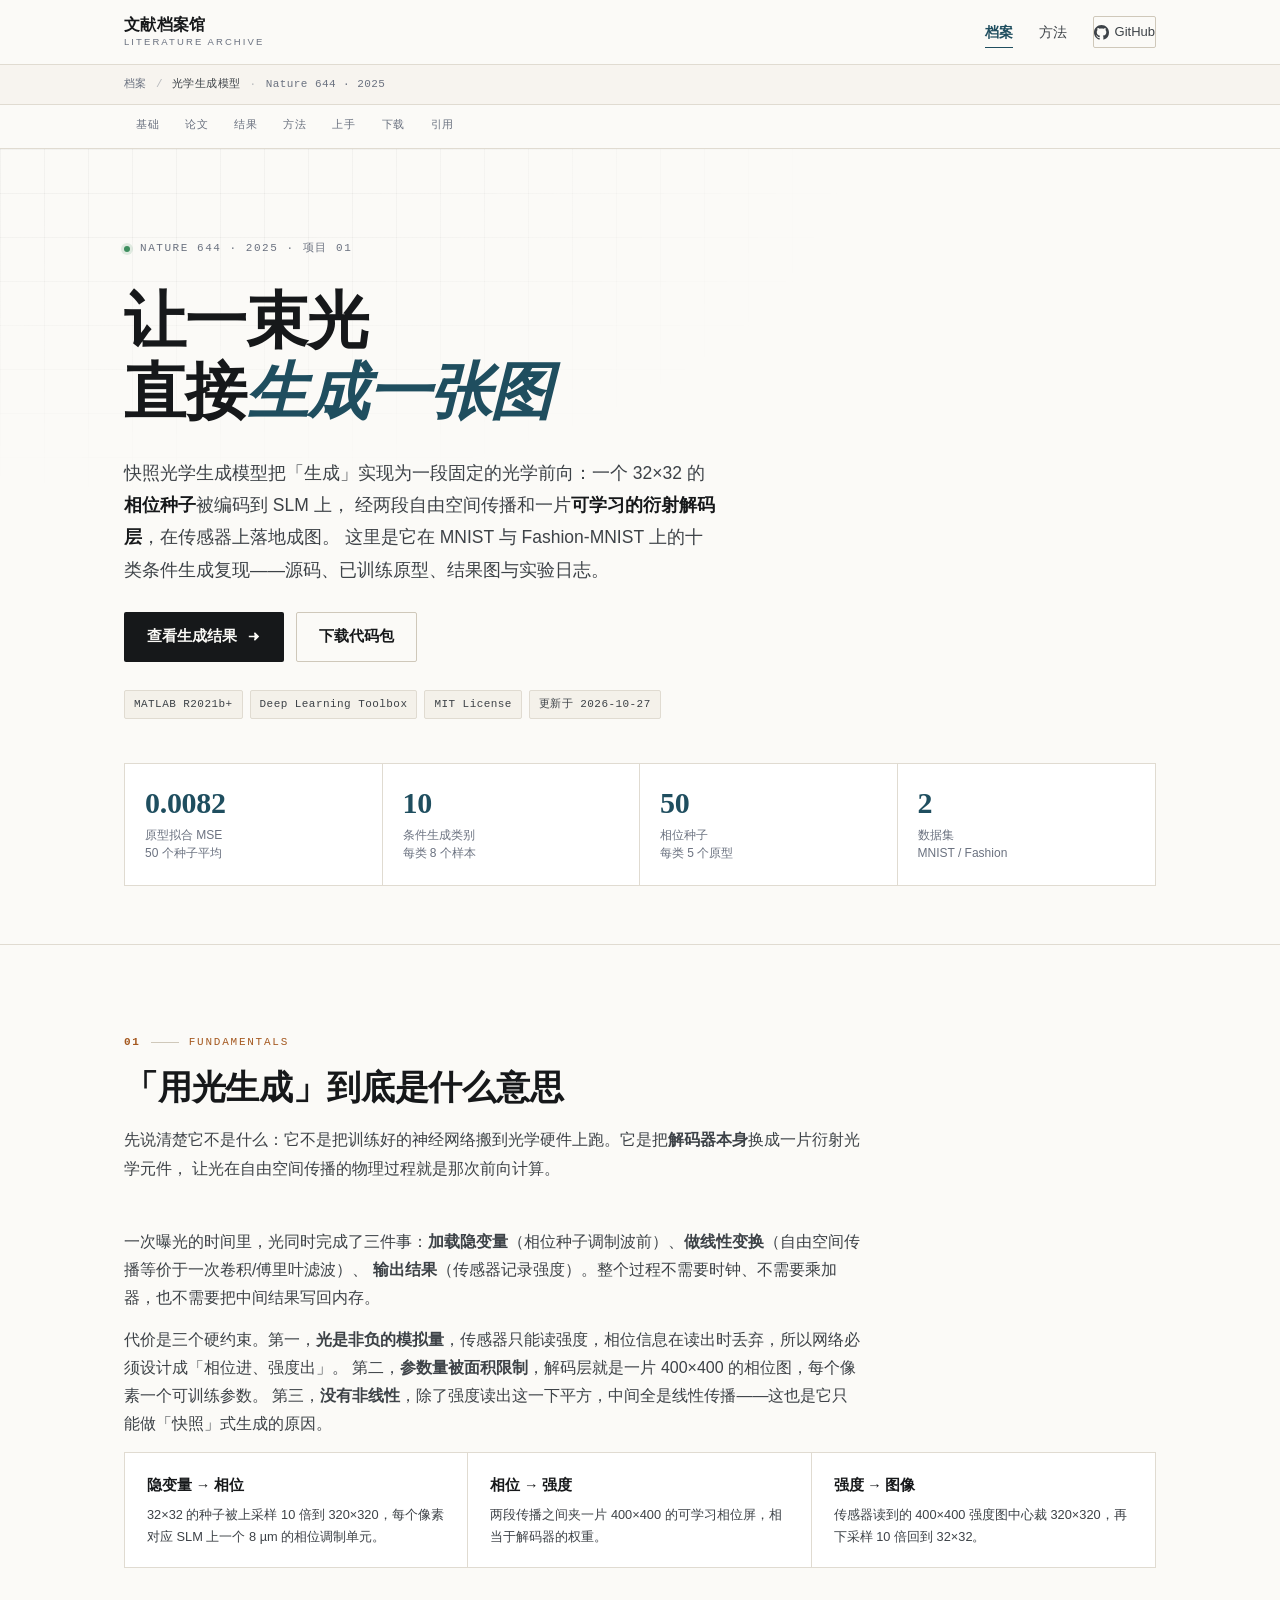
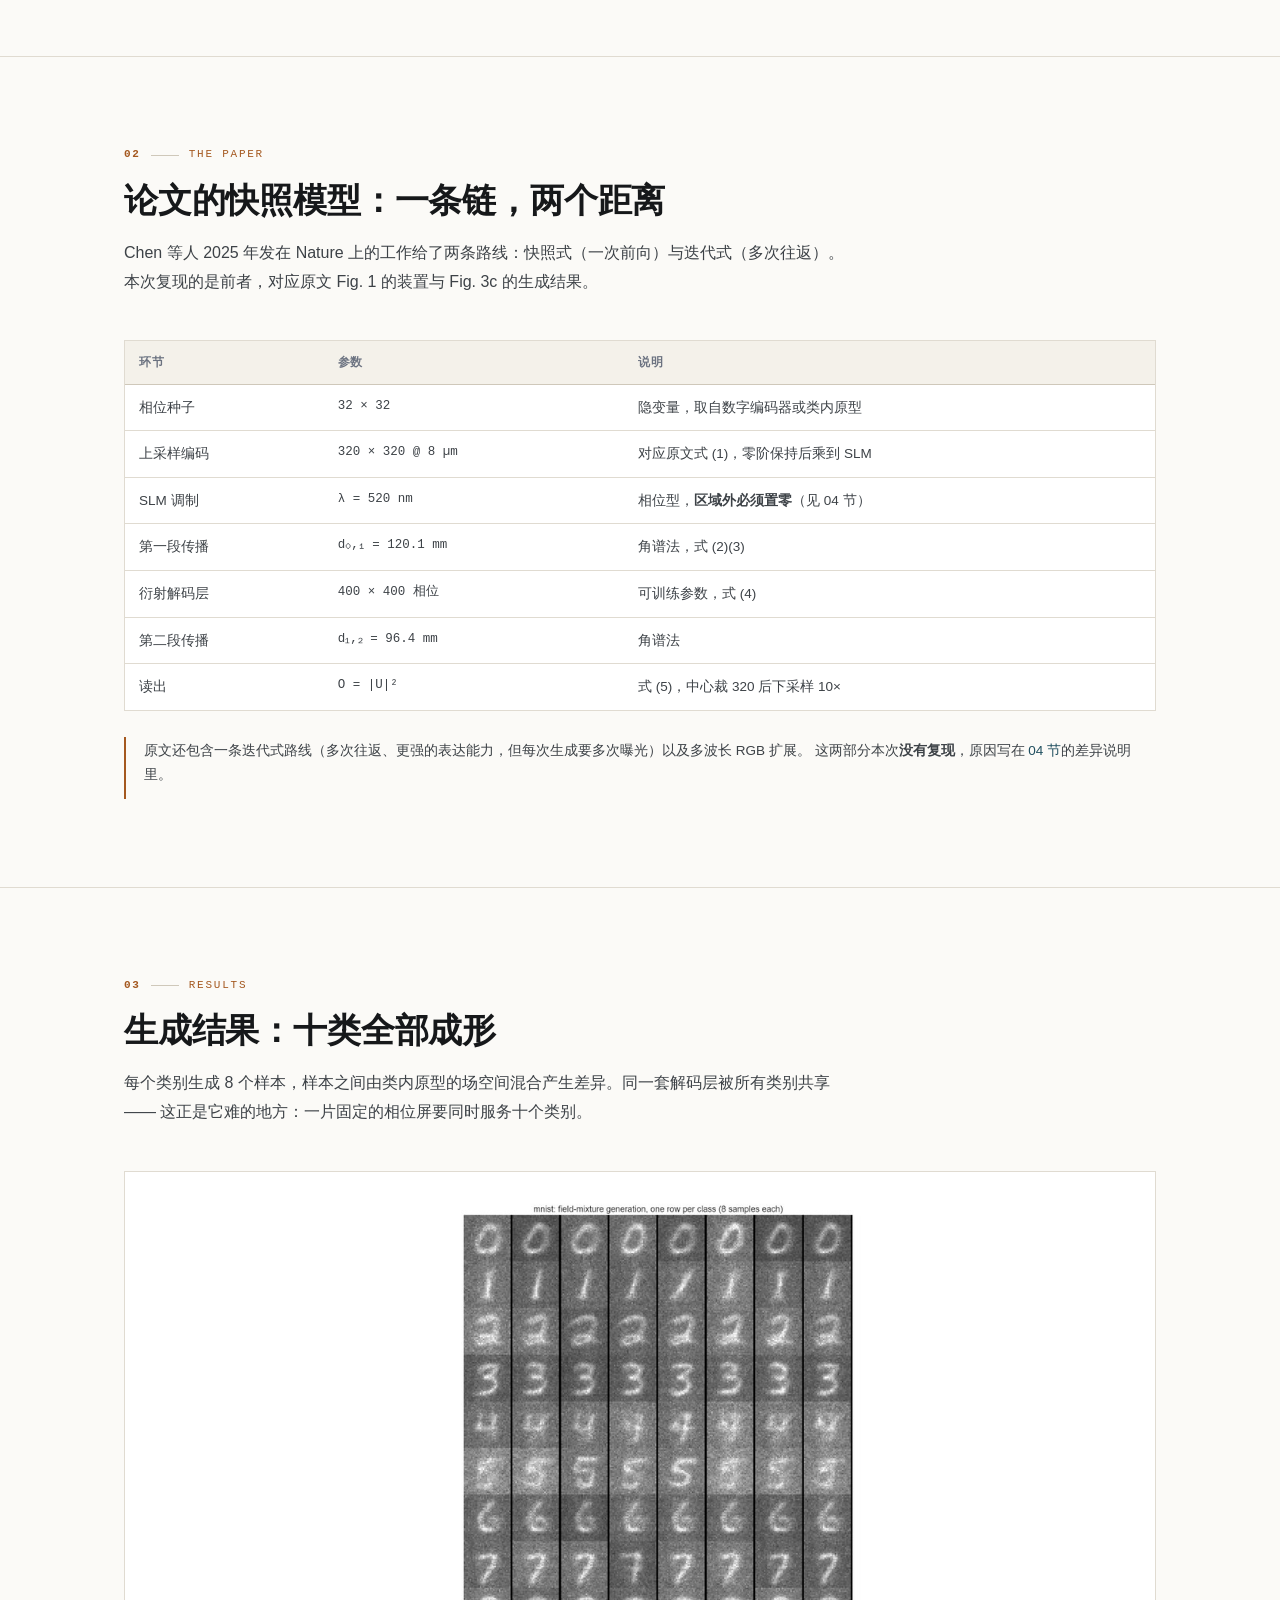
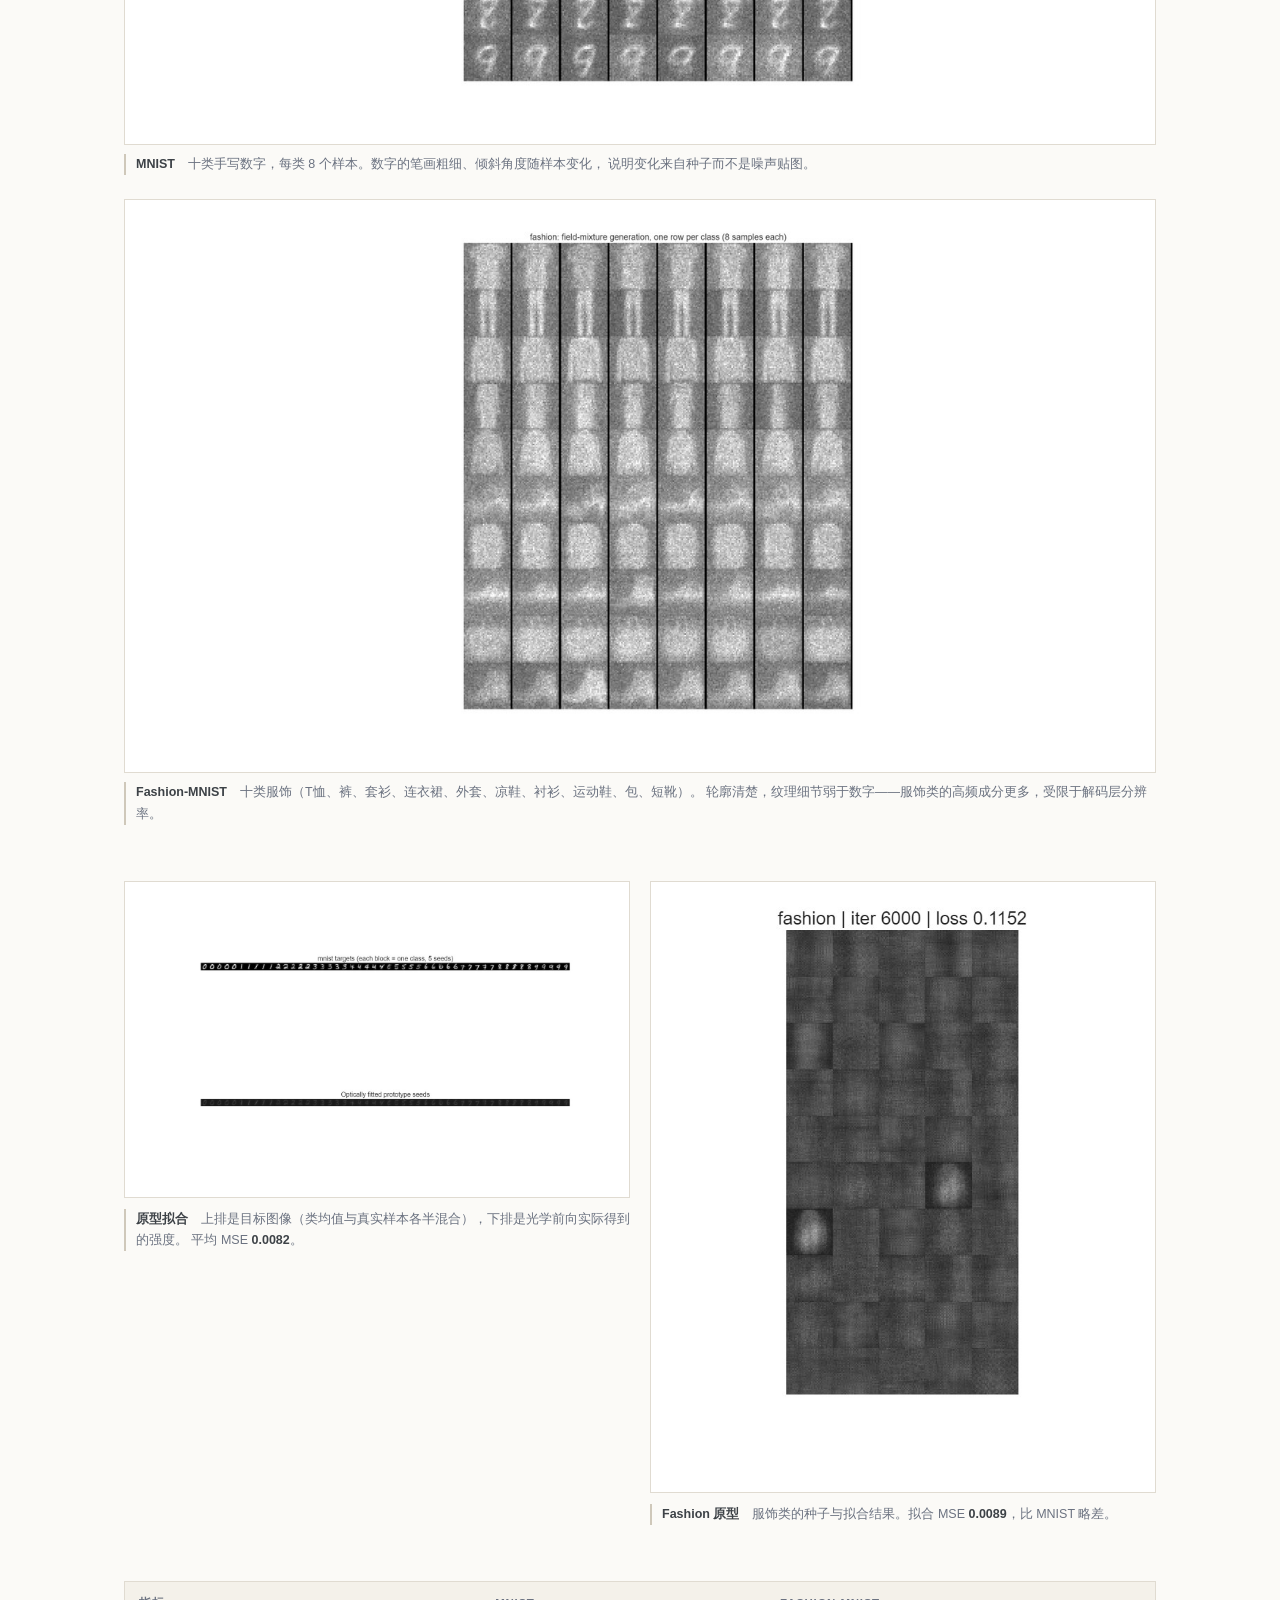
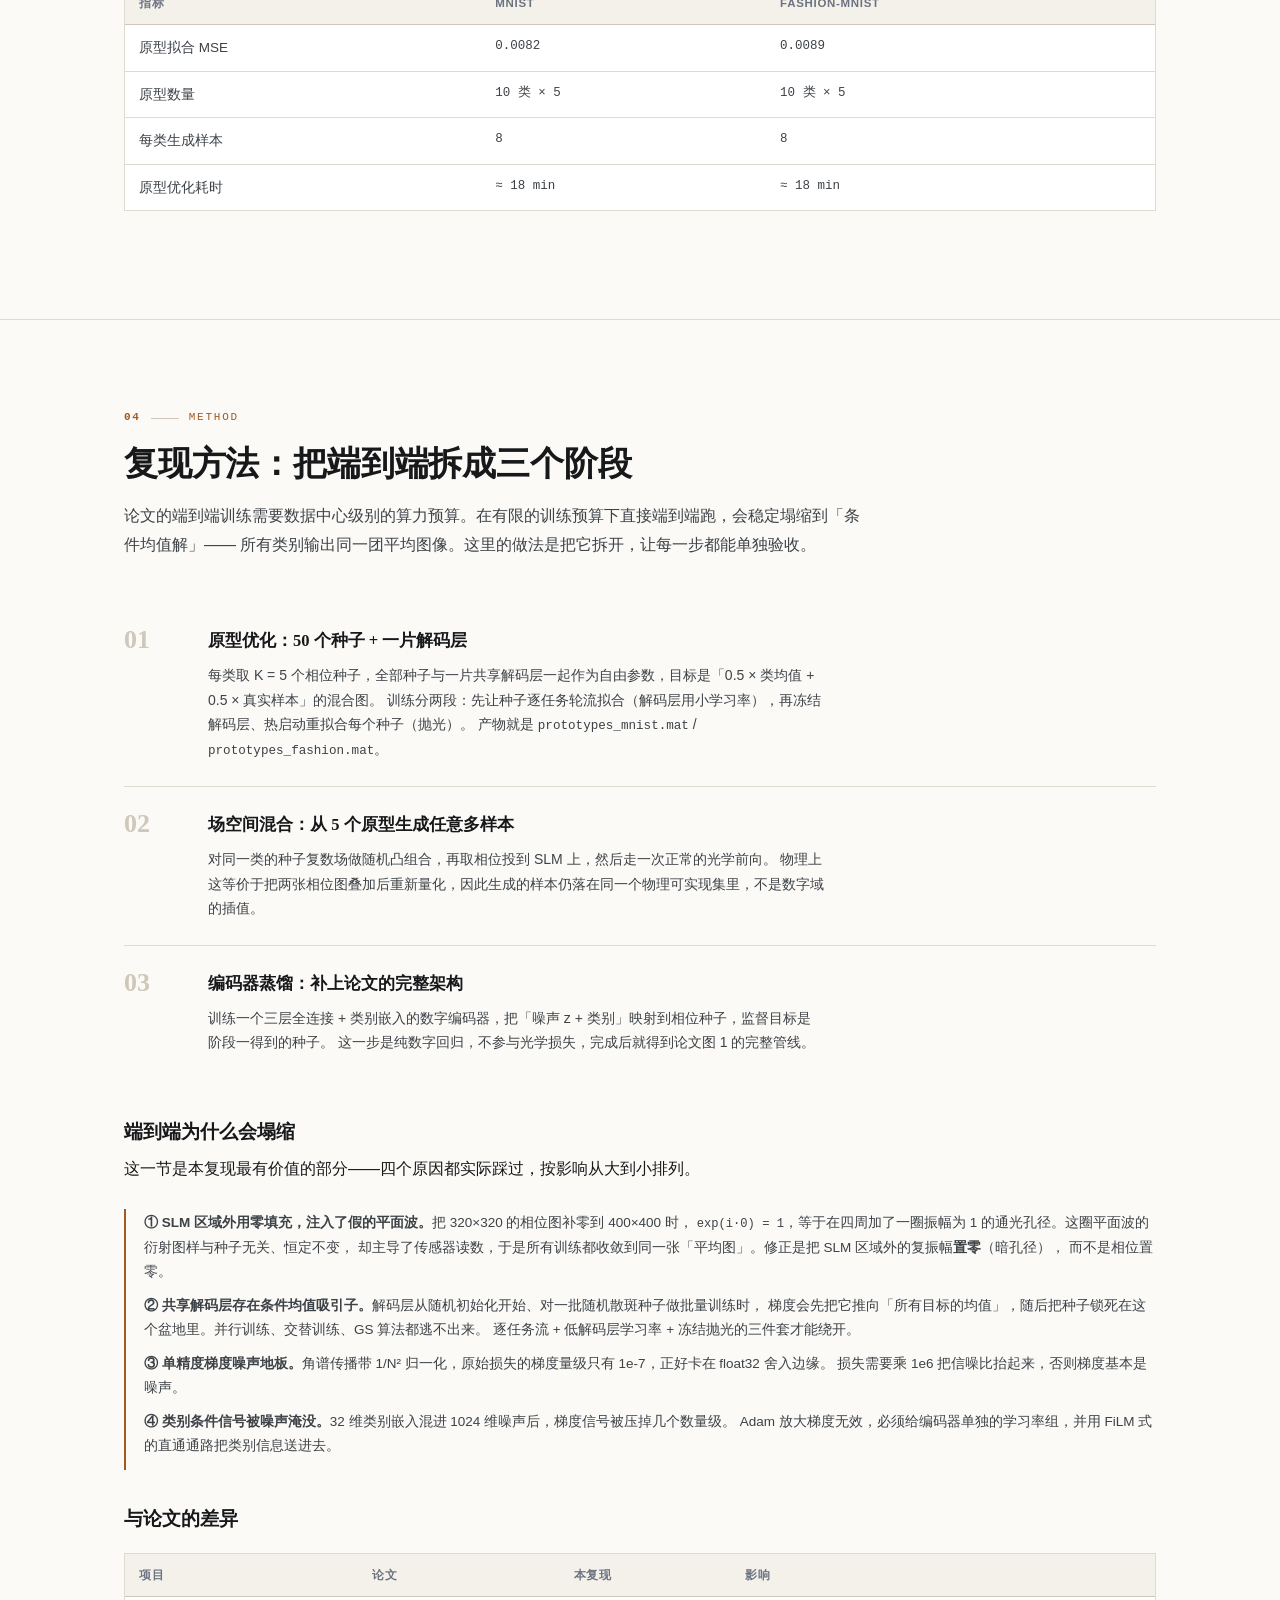
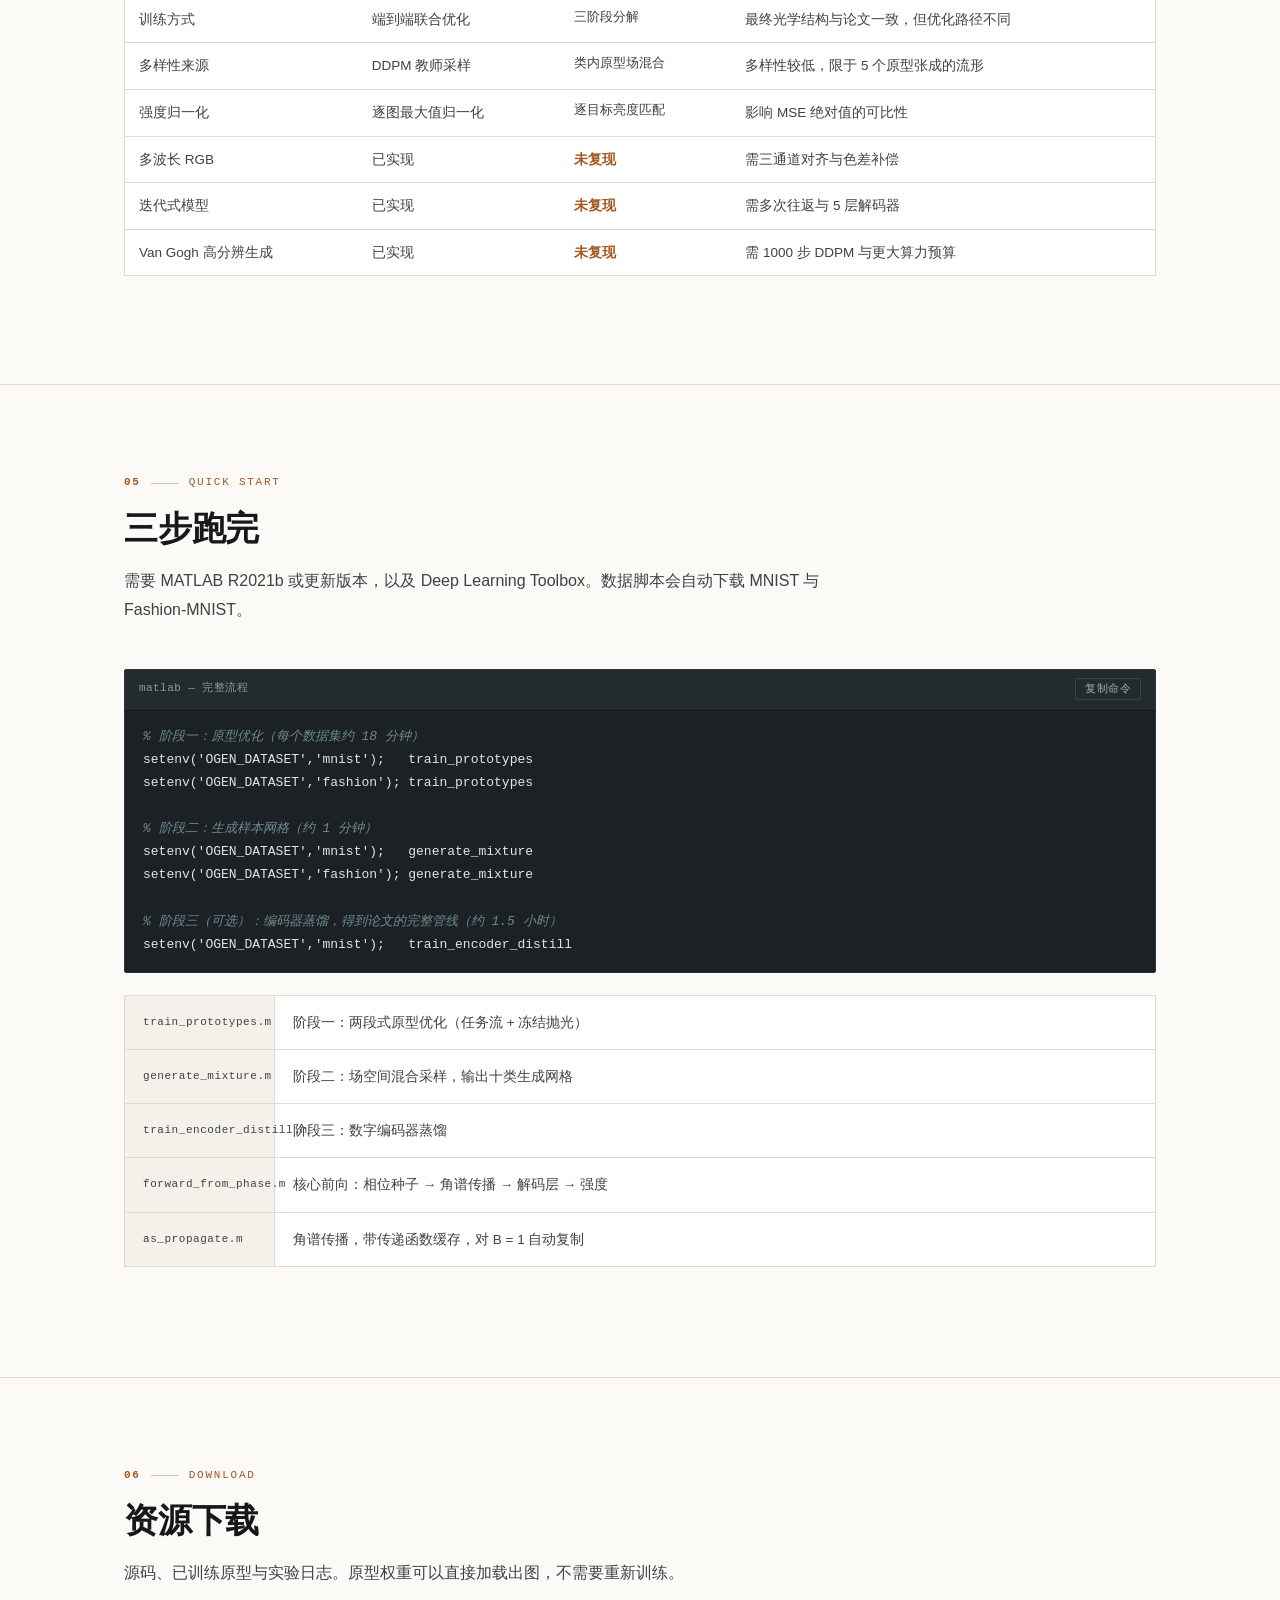
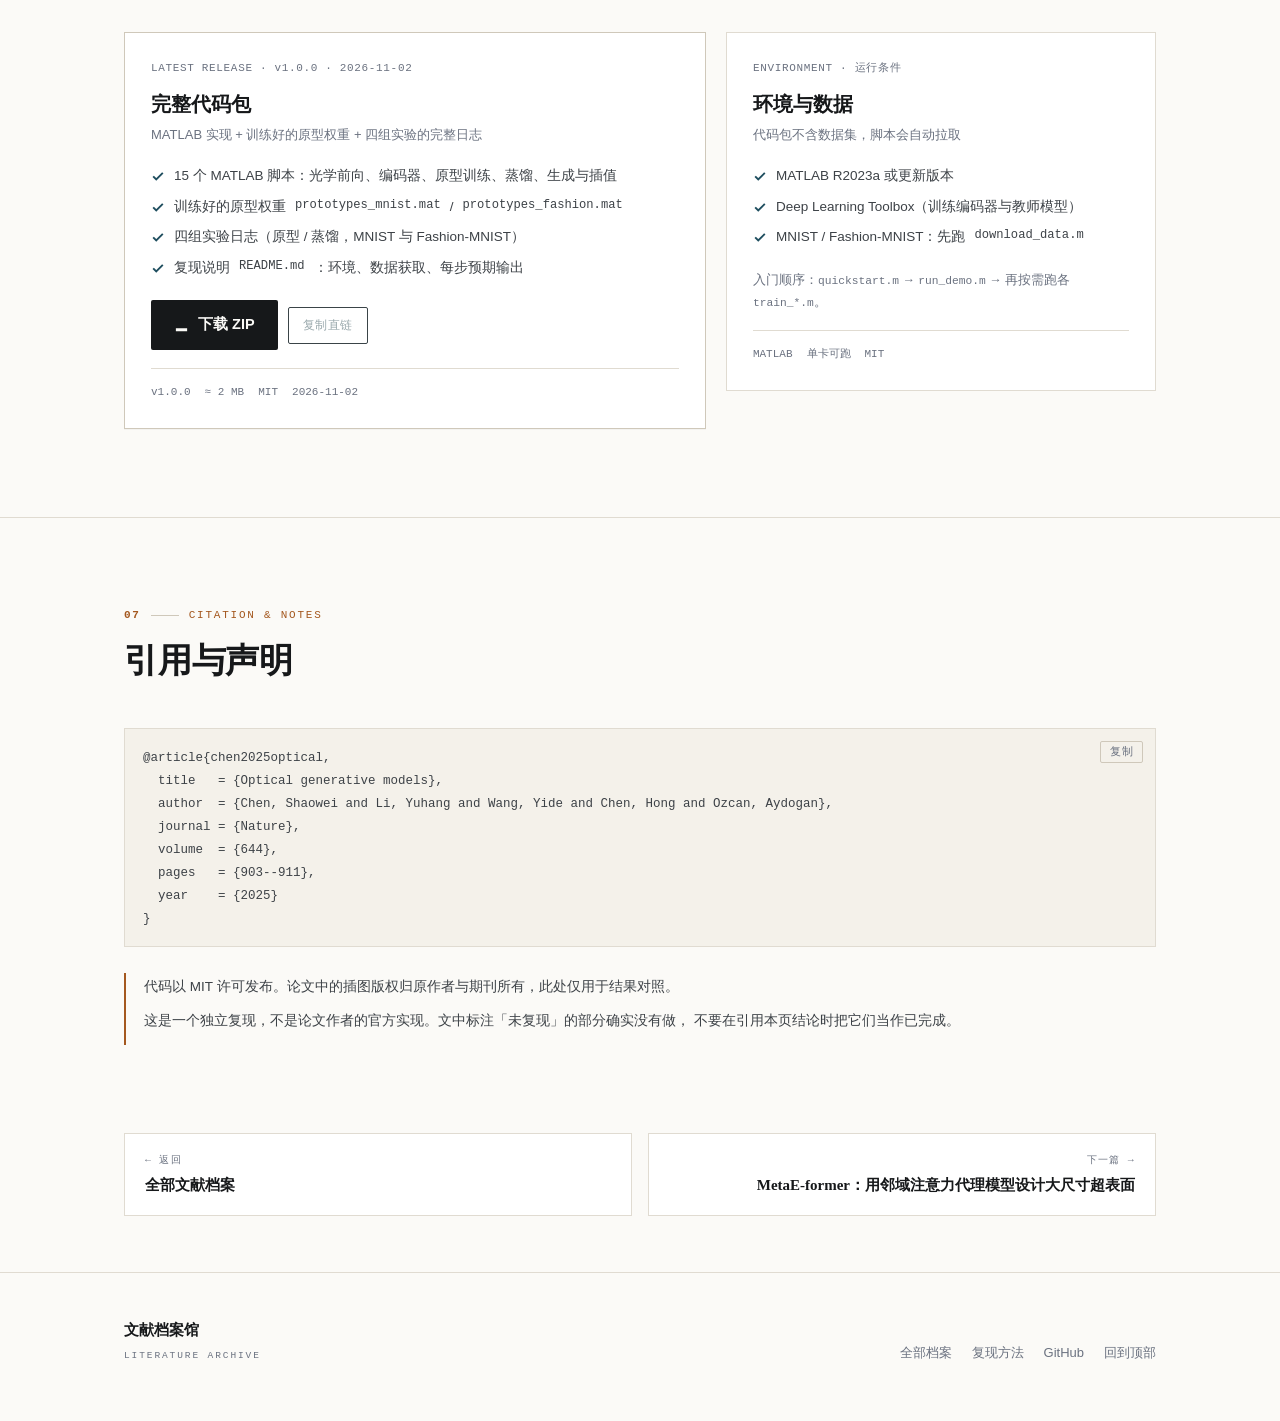
<file: docs/reproductions/optical-generative-models.html>
<!DOCTYPE html>
<html lang="zh-CN">
<head>
<meta charset="UTF-8">
<meta name="viewport" content="width=device-width, initial-scale=1.0">
<title>光学生成模型 · 让一束光直接生成图像 | 论文复现</title>
<meta name="description" content="Nature 2025《Optical generative models》快照光学生成模型的复现记录：相位种子经角谱传播与衍射解码层成像，MNIST / Fashion-MNIST 十类条件生成。含 MATLAB 源码、已训练原型、结果图与实验日志。">
<meta property="og:title" content="光学生成模型 · 让一束光直接生成图像">
<meta property="og:description" content="相位种子 → 角谱传播 → 衍射解码层 → 传感器，一次前向生成一张图。">
<meta property="og:type" content="article">
<link rel="icon" href="data:image/svg+xml,%3Csvg xmlns='http://www.w3.org/2000/svg' viewBox='0 0 32 32'%3E%3Crect width='32' height='32' fill='%2316181a'/%3E%3Cg fill='%23fbfaf7'%3E%3Crect x='5' y='18' width='4' height='9'/%3E%3Crect x='11' y='12' width='4' height='15'/%3E%3Crect x='17' y='6' width='4' height='21'/%3E%3Crect x='23' y='15' width='4' height='12'/%3E%3C/g%3E%3C/svg%3E">
<link rel="stylesheet" href="../assets/css/site.css">
</head>
<body>

<nav class="nav">
  <div class="nav-in">
    <a class="brand" href="../index.html">
      <span class="cn">文献档案馆</span>
      <span class="en">Literature Archive</span>
    </a>
    <div class="nav-links">
      <a href="../index.html#archive" class="active">档案</a>
      <a href="../guide.html">方法</a>
      <a class="nav-gh" href="https://github.com/Alice-P197" target="_blank" rel="noopener">
        <svg viewBox="0 0 16 16"><path d="M8 0C3.58 0 0 3.58 0 8c0 3.54 2.29 6.53 5.47 7.59.4.07.55-.17.55-.38 0-.19-.01-.82-.01-1.49-2.01.37-2.53-.49-2.69-.94-.09-.23-.48-.94-.82-1.13-.28-.15-.68-.52-.01-.53.63-.01 1.08.58 1.23.82.72 1.21 1.87.87 2.33.66.07-.52.28-.87.51-1.07-1.78-.2-3.64-.89-3.64-3.95 0-.87.31-1.59.82-2.15-.08-.2-.36-1.02.08-2.12 0 0 .67-.21 2.2.82.64-.18 1.32-.27 2-.27s1.36.09 2 .27c1.53-1.04 2.2-.82 2.2-.82.44 1.1.16 1.92.08 2.12.51.56.82 1.27.82 2.15 0 3.07-1.87 3.75-3.65 3.95.29.25.54.73.54 1.48 0 1.07-.01 1.93-.01 2.2 0 .21.15.46.55.38A8.01 8.01 0 0 0 16 8c0-4.42-3.58-8-8-8z"/></svg>
        GitHub
      </a>
    </div>
  </div>
</nav>

<div class="crumb">
  <div class="in">
    <a href="../index.html">档案</a>
    <span class="sep">/</span>
    <span class="cur">光学生成模型</span>
    <span class="sep">·</span>
    <span>Nature 644 · 2025</span>
  </div>
</div>

<div class="anchorbar">
  <div class="in">
    <a href="#fundamentals">基础</a>
    <a href="#paper">论文</a>
    <a href="#results">结果</a>
    <a href="#method">方法</a>
    <a href="#start">上手</a>
    <a href="#download">下载</a>
    <a href="#cite">引用</a>
  </div>
</div>

<header class="hero" id="top">
  <div class="wrap">
    <div class="eyebrow">
      <span class="dot"></span>
      Nature 644 · 2025 · 项目 01
    </div>
    <h1>让一束光<br>直接<em>生成一张图</em></h1>
    <p class="lede">
      快照光学生成模型把「生成」实现为一段固定的光学前向：一个 32×32 的<strong>相位种子</strong>被编码到 SLM 上，
      经两段自由空间传播和一片<strong>可学习的衍射解码层</strong>，在传感器上落地成图。
      这里是它在 MNIST 与 Fashion-MNIST 上的十类条件生成复现——源码、已训练原型、结果图与实验日志。
    </p>
    <div class="cta">
      <a class="btn btn-primary" href="#results">
        查看生成结果
        <svg viewBox="0 0 16 16" fill="none" stroke="currentColor" stroke-width="1.6"><path d="M3 8h10m-4-4 4 4-4 4"/></svg>
      </a>
      <a class="btn btn-ghost" href="#download">下载代码包</a>
    </div>
    <div class="chips">
      <span class="chip">MATLAB R2021b+</span>
      <span class="chip">Deep Learning Toolbox</span>
      <span class="chip">MIT License</span>
      <span class="chip">更新于 2026-10-27</span>
    </div>

    <div class="stats">
      <div class="stat">
        <div class="n" data-count="0.0082" data-dec="4">0</div>
        <div class="k">原型拟合 MSE<br>50 个种子平均</div>
      </div>
      <div class="stat">
        <div class="n" data-count="10">0</div>
        <div class="k">条件生成类别<br>每类 8 个样本</div>
      </div>
      <div class="stat">
        <div class="n" data-count="50">0</div>
        <div class="k">相位种子<br>每类 5 个原型</div>
      </div>
      <div class="stat">
        <div class="n" data-count="2">0</div>
        <div class="k">数据集<br>MNIST / Fashion</div>
      </div>
    </div>
  </div>
</header>

<!-- ================= 01 FUNDAMENTALS ================= -->
<section id="fundamentals">
  <div class="wrap">
    <div class="shead rv">
      <div class="kicker"><span class="num">01</span><span class="bar"></span>Fundamentals</div>
      <h2>「用光生成」到底是什么意思</h2>
      <p>先说清楚它不是什么：它不是把训练好的神经网络搬到光学硬件上跑。它是把<strong>解码器本身</strong>换成一片衍射光学元件，
      让光在自由空间传播的物理过程就是那次前向计算。</p>
    </div>

    <div class="prose rv">
      <p>一次曝光的时间里，光同时完成了三件事：<b>加载隐变量</b>（相位种子调制波前）、<b>做线性变换</b>（自由空间传播等价于一次卷积/傅里叶滤波）、
      <b>输出结果</b>（传感器记录强度）。整个过程不需要时钟、不需要乘加器，也不需要把中间结果写回内存。</p>
      <p>代价是三个硬约束。第一，<b>光是非负的模拟量</b>，传感器只能读强度，相位信息在读出时丢弃，所以网络必须设计成「相位进、强度出」。
      第二，<b>参数量被面积限制</b>，解码层就是一片 400×400 的相位图，每个像素一个可训练参数。
      第三，<b>没有非线性</b>，除了强度读出这一下平方，中间全是线性传播——这也是它只能做「快照」式生成的原因。</p>
    </div>

    <div class="band rv">
      <div>
        <h4>隐变量 → 相位</h4>
        <p>32×32 的种子被上采样 10 倍到 320×320，每个像素对应 SLM 上一个 8 µm 的相位调制单元。</p>
      </div>
      <div>
        <h4>相位 → 强度</h4>
        <p>两段传播之间夹一片 400×400 的可学习相位屏，相当于解码器的权重。</p>
      </div>
      <div>
        <h4>强度 → 图像</h4>
        <p>传感器读到的 400×400 强度图中心裁 320×320，再下采样 10 倍回到 32×32。</p>
      </div>
    </div>
  </div>
</section>

<!-- ================= 02 PAPER ================= -->
<section id="paper">
  <div class="wrap">
    <div class="shead rv">
      <div class="kicker"><span class="num">02</span><span class="bar"></span>The Paper</div>
      <h2>论文的快照模型：一条链，两个距离</h2>
      <p>Chen 等人 2025 年发在 Nature 上的工作给了两条路线：快照式（一次前向）与迭代式（多次往返）。
      本次复现的是前者，对应原文 Fig. 1 的装置与 Fig. 3c 的生成结果。</p>
    </div>

    <div class="tbl-wrap rv">
      <table>
        <thead><tr><th>环节</th><th>参数</th><th>说明</th></tr></thead>
        <tbody>
          <tr><td>相位种子</td><td class="mono">32 × 32</td><td>隐变量，取自数字编码器或类内原型</td></tr>
          <tr><td>上采样编码</td><td class="mono">320 × 320 @ 8 µm</td><td>对应原文式 (1)，零阶保持后乘到 SLM</td></tr>
          <tr><td>SLM 调制</td><td class="mono">λ = 520 nm</td><td>相位型，<b>区域外必须置零</b>（见 04 节）</td></tr>
          <tr><td>第一段传播</td><td class="mono">d₀,₁ = 120.1 mm</td><td>角谱法，式 (2)(3)</td></tr>
          <tr><td>衍射解码层</td><td class="mono">400 × 400 相位</td><td>可训练参数，式 (4)</td></tr>
          <tr><td>第二段传播</td><td class="mono">d₁,₂ = 96.4 mm</td><td>角谱法</td></tr>
          <tr><td>读出</td><td class="mono">O = |U|²</td><td>式 (5)，中心裁 320 后下采样 10×</td></tr>
        </tbody>
      </table>
    </div>

    <div class="notes rv">
      <p>原文还包含一条迭代式路线（多次往返、更强的表达能力，但每次生成要多次曝光）以及多波长 RGB 扩展。
      这两部分本次<b>没有复现</b>，原因写在 <a href="#method">04 节</a>的差异说明里。</p>
    </div>
  </div>
</section>

<!-- ================= 03 RESULTS ================= -->
<section id="results">
  <div class="wrap">
    <div class="shead rv">
      <div class="kicker"><span class="num">03</span><span class="bar"></span>Results</div>
      <h2>生成结果：十类全部成形</h2>
      <p>每个类别生成 8 个样本，样本之间由类内原型的场空间混合产生差异。同一套解码层被所有类别共享——
      这正是它难的地方：一片固定的相位屏要同时服务十个类别。</p>
    </div>

    <div class="shots one rv">
      <figure>
        <div class="figbox"><img src="../assets/img/optgen/fig_generation_mnist.jpg" alt="MNIST 十类条件生成" data-lb></div>
        <figcaption><b>MNIST</b>　十类手写数字，每类 8 个样本。数字的笔画粗细、倾斜角度随样本变化，
        说明变化来自种子而不是噪声贴图。</figcaption>
      </figure>
    </div>

    <div class="shots one rv">
      <figure>
        <div class="figbox"><img src="../assets/img/optgen/fig_generation_fashion.jpg" alt="Fashion-MNIST 十类条件生成" data-lb></div>
        <figcaption><b>Fashion-MNIST</b>　十类服饰（T恤、裤、套衫、连衣裙、外套、凉鞋、衬衫、运动鞋、包、短靴）。
        轮廓清楚，纹理细节弱于数字——服饰类的高频成分更多，受限于解码层分辨率。</figcaption>
      </figure>
    </div>

    <div class="grid-2 rv" style="margin-top:30px">
      <figure>
        <div class="figbox"><img src="../assets/img/optgen/fig_prototypes_mnist.jpg" alt="目标与光学拟合对照" data-lb></div>
        <figcaption><b>原型拟合</b>　上排是目标图像（类均值与真实样本各半混合），下排是光学前向实际得到的强度。
        平均 MSE <b>0.0082</b>。</figcaption>
      </figure>
      <figure>
        <div class="figbox"><img src="../assets/img/optgen/fig_preview_fashion.jpg" alt="Fashion 预览" data-lb></div>
        <figcaption><b>Fashion 原型</b>　服饰类的种子与拟合结果。拟合 MSE <b>0.0089</b>，比 MNIST 略差。</figcaption>
      </figure>
    </div>

    <div class="tbl-wrap rv" style="margin-top:30px">
      <table>
        <thead><tr><th>指标</th><th>MNIST</th><th>Fashion-MNIST</th></tr></thead>
        <tbody>
          <tr><td>原型拟合 MSE</td><td class="mono">0.0082</td><td class="mono">0.0089</td></tr>
          <tr><td>原型数量</td><td class="mono">10 类 × 5</td><td class="mono">10 类 × 5</td></tr>
          <tr><td>每类生成样本</td><td class="mono">8</td><td class="mono">8</td></tr>
          <tr><td>原型优化耗时</td><td class="mono">≈ 18 min</td><td class="mono">≈ 18 min</td></tr>
        </tbody>
      </table>
    </div>
  </div>
</section>

<!-- ================= 04 METHOD ================= -->
<section id="method">
  <div class="wrap">
    <div class="shead rv">
      <div class="kicker"><span class="num">04</span><span class="bar"></span>Method</div>
      <h2>复现方法：把端到端拆成三个阶段</h2>
      <p>论文的端到端训练需要数据中心级别的算力预算。在有限的训练预算下直接端到端跑，会稳定塌缩到「条件均值解」——
      所有类别输出同一团平均图像。这里的做法是把它拆开，让每一步都能单独验收。</p>
    </div>

    <div class="rv">
      <div class="step">
        <div class="num">01</div>
        <div>
          <h4>原型优化：50 个种子 + 一片解码层</h4>
          <p>每类取 K = 5 个相位种子，全部种子与一片共享解码层一起作为自由参数，目标是「0.5 × 类均值 + 0.5 × 真实样本」的混合图。
          训练分两段：先让种子逐任务轮流拟合（解码层用小学习率），再冻结解码层、热启动重拟合每个种子（抛光）。
          产物就是 <code>prototypes_mnist.mat</code> / <code>prototypes_fashion.mat</code>。</p>
        </div>
      </div>
      <div class="step">
        <div class="num">02</div>
        <div>
          <h4>场空间混合：从 5 个原型生成任意多样本</h4>
          <p>对同一类的种子复数场做随机凸组合，再取相位投到 SLM 上，然后走一次正常的光学前向。
          物理上这等价于把两张相位图叠加后重新量化，因此生成的样本仍落在同一个物理可实现集里，不是数字域的插值。</p>
        </div>
      </div>
      <div class="step">
        <div class="num">03</div>
        <div>
          <h4>编码器蒸馏：补上论文的完整架构</h4>
          <p>训练一个三层全连接 + 类别嵌入的数字编码器，把「噪声 z + 类别」映射到相位种子，监督目标是阶段一得到的种子。
          这一步是纯数字回归，不参与光学损失，完成后就得到论文图 1 的完整管线。</p>
        </div>
      </div>
    </div>

    <h3 style="margin-top:40px">端到端为什么会塌缩</h3>
    <p>这一节是本复现最有价值的部分——四个原因都实际踩过，按影响从大到小排列。</p>

    <div class="notes rv">
      <p><b>① SLM 区域外用零填充，注入了假的平面波。</b>把 320×320 的相位图补零到 400×400 时，
      <code>exp(i·0) = 1</code>，等于在四周加了一圈振幅为 1 的通光孔径。这圈平面波的衍射图样与种子无关、恒定不变，
      却主导了传感器读数，于是所有训练都收敛到同一张「平均图」。修正是把 SLM 区域外的复振幅<b>置零</b>（暗孔径），
      而不是相位置零。</p>
      <p><b>② 共享解码层存在条件均值吸引子。</b>解码层从随机初始化开始、对一批随机散斑种子做批量训练时，
      梯度会先把它推向「所有目标的均值」，随后把种子锁死在这个盆地里。并行训练、交替训练、GS 算法都逃不出来。
      逐任务流 + 低解码层学习率 + 冻结抛光的三件套才能绕开。</p>
      <p><b>③ 单精度梯度噪声地板。</b>角谱传播带 1/N² 归一化，原始损失的梯度量级只有 1e-7，正好卡在 float32 舍入边缘。
      损失需要乘 1e6 把信噪比抬起来，否则梯度基本是噪声。</p>
      <p><b>④ 类别条件信号被噪声淹没。</b>32 维类别嵌入混进 1024 维噪声后，梯度信号被压掉几个数量级。
      Adam 放大梯度无效，必须给编码器单独的学习率组，并用 FiLM 式的直通通路把类别信息送进去。</p>
    </div>

    <h3 style="margin-top:36px">与论文的差异</h3>
    <div class="tbl-wrap rv">
      <table>
        <thead><tr><th>项目</th><th>论文</th><th>本复现</th><th>影响</th></tr></thead>
        <tbody>
          <tr><td>训练方式</td><td>端到端联合优化</td><td class="mono">三阶段分解</td><td>最终光学结构与论文一致，但优化路径不同</td></tr>
          <tr><td>多样性来源</td><td>DDPM 教师采样</td><td class="mono">类内原型场混合</td><td>多样性较低，限于 5 个原型张成的流形</td></tr>
          <tr><td>强度归一化</td><td>逐图最大值归一化</td><td class="mono">逐目标亮度匹配</td><td>影响 MSE 绝对值的可比性</td></tr>
          <tr><td>多波长 RGB</td><td>已实现</td><td class="warn">未复现</td><td>需三通道对齐与色差补偿</td></tr>
          <tr><td>迭代式模型</td><td>已实现</td><td class="warn">未复现</td><td>需多次往返与 5 层解码器</td></tr>
          <tr><td>Van Gogh 高分辨生成</td><td>已实现</td><td class="warn">未复现</td><td>需 1000 步 DDPM 与更大算力预算</td></tr>
        </tbody>
      </table>
    </div>
  </div>
</section>

<!-- ================= 05 START ================= -->
<section id="start">
  <div class="wrap">
    <div class="shead rv">
      <div class="kicker"><span class="num">05</span><span class="bar"></span>Quick Start</div>
      <h2>三步跑完</h2>
      <p>需要 MATLAB R2021b 或更新版本，以及 Deep Learning Toolbox。数据脚本会自动下载 MNIST 与 Fashion-MNIST。</p>
    </div>

    <div class="codeblock rv">
      <div class="codehead"><span>matlab — 完整流程</span>
        <button class="copybtn" data-copy="#mat-cmd">复制命令</button></div>
      <pre id="mat-cmd"><span class="c">% 阶段一：原型优化（每个数据集约 18 分钟）</span>
setenv('OGEN_DATASET','mnist');   train_prototypes
setenv('OGEN_DATASET','fashion'); train_prototypes

<span class="c">% 阶段二：生成样本网格（约 1 分钟）</span>
setenv('OGEN_DATASET','mnist');   generate_mixture
setenv('OGEN_DATASET','fashion'); generate_mixture

<span class="c">% 阶段三（可选）：编码器蒸馏，得到论文的完整管线（约 1.5 小时）</span>
setenv('OGEN_DATASET','mnist');   train_encoder_distill</pre>
    </div>

    <div class="feat rv">
      <div class="row"><div class="k">train_prototypes.m</div><div class="v">阶段一：两段式原型优化（任务流 + 冻结抛光）</div></div>
      <div class="row"><div class="k">generate_mixture.m</div><div class="v">阶段二：场空间混合采样，输出十类生成网格</div></div>
      <div class="row"><div class="k">train_encoder_distill.m</div><div class="v">阶段三：数字编码器蒸馏</div></div>
      <div class="row"><div class="k">forward_from_phase.m</div><div class="v">核心前向：相位种子 → 角谱传播 → 解码层 → 强度</div></div>
      <div class="row"><div class="k">as_propagate.m</div><div class="v">角谱传播，带传递函数缓存，对 B = 1 自动复制</div></div>
    </div>
  </div>
</section>

<!-- ================= 06 DOWNLOAD ================= -->
<section id="download">
  <div class="wrap">
    <div class="shead rv">
      <div class="kicker"><span class="num">06</span><span class="bar"></span>Download</div>
      <h2>资源下载</h2>
      <p>源码、已训练原型与实验日志。原型权重可以直接加载出图，不需要重新训练。</p>
    </div>

    <div class="dl-grid rv">
      <div class="dl-card primary">
        <div class="ver">LATEST RELEASE · v1.0.0 · 2026-11-02</div>
        <h3>完整代码包</h3>
        <div class="sub">MATLAB 实现 + 训练好的原型权重 + 四组实验的完整日志</div>
        <ul class="checklist">
          <li><svg viewBox="0 0 16 16"><path d="M2.5 8.5 6 12l7.5-7.5"/></svg>15 个 MATLAB 脚本：光学前向、编码器、原型训练、蒸馏、生成与插值</li>
          <li><svg viewBox="0 0 16 16"><path d="M2.5 8.5 6 12l7.5-7.5"/></svg>训练好的原型权重 <code>prototypes_mnist.mat</code> / <code>prototypes_fashion.mat</code></li>
          <li><svg viewBox="0 0 16 16"><path d="M2.5 8.5 6 12l7.5-7.5"/></svg>四组实验日志（原型 / 蒸馏，MNIST 与 Fashion-MNIST）</li>
          <li><svg viewBox="0 0 16 16"><path d="M2.5 8.5 6 12l7.5-7.5"/></svg>复现说明 <code>README.md</code>：环境、数据获取、每步预期输出</li>
        </ul>
        <div class="dl-actions">
          <a class="btn btn-primary" href="../downloads/optical-generative-models-v1.0.0.zip">
            <svg viewBox="0 0 16 16"><path d="M8 1v9m0 0 3.5-3.5M8 10 4.5 6.5M2 11v3h12v-3"/></svg>下载 ZIP
          </a>
          <button class="copybtn" style="padding:9px 14px;font-size:12px"
            data-copy-text="../downloads/optical-generative-models-v1.0.0.zip">复制直链</button>
        </div>
        <div class="meta-row"><span>v1.0.0</span><span>≈ 2 MB</span><span>MIT</span><span>2026-11-02</span></div>
      </div>

      <div class="dl-card">
        <div class="ver">ENVIRONMENT · 运行条件</div>
        <h3>环境与数据</h3>
        <div class="sub">代码包不含数据集，脚本会自动拉取</div>
        <ul class="checklist">
          <li><svg viewBox="0 0 16 16"><path d="M2.5 8.5 6 12l7.5-7.5"/></svg>MATLAB R2023a 或更新版本</li>
          <li><svg viewBox="0 0 16 16"><path d="M2.5 8.5 6 12l7.5-7.5"/></svg>Deep Learning Toolbox（训练编码器与教师模型）</li>
          <li><svg viewBox="0 0 16 16"><path d="M2.5 8.5 6 12l7.5-7.5"/></svg>MNIST / Fashion-MNIST：先跑 <code>download_data.m</code></li>
        </ul>
        <div style="font-size:12.5px;color:var(--muted);line-height:1.75">
          入门顺序：<code>quickstart.m</code> → <code>run_demo.m</code> →
          再按需跑各 <code>train_*.m</code>。
        </div>
        <div class="meta-row" style="margin-top:16px"><span>MATLAB</span><span>单卡可跑</span><span>MIT</span></div>
      </div>
    </div>
  </div>
</section>

<!-- ================= 07 CITE ================= -->
<section id="cite">
  <div class="wrap">
    <div class="shead rv">
      <div class="kicker"><span class="num">07</span><span class="bar"></span>Citation &amp; Notes</div>
      <h2>引用与声明</h2>
    </div>

    <div class="bibtex rv">
      <button class="copybtn" data-copy="#bib">复制</button>
      <pre id="bib">@article{chen2025optical,
  title   = {Optical generative models},
  author  = {Chen, Shaowei and Li, Yuhang and Wang, Yide and Chen, Hong and Ozcan, Aydogan},
  journal = {Nature},
  volume  = {644},
  pages   = {903--911},
  year    = {2025}
}</pre>
    </div>

    <div class="notes rv">
      <p>代码以 MIT 许可发布。论文中的插图版权归原作者与期刊所有，此处仅用于结果对照。</p>
      <p>这是一个独立复现，不是论文作者的官方实现。文中标注「未复现」的部分确实没有做，
      不要在引用本页结论时把它们当作已完成。</p>
    </div>
  </div>
</section>

<div class="wrap">
  <div class="pager">
    <a href="../index.html#archive">
      <div class="dir">← 返回</div>
      <div class="tt">全部文献档案</div>
    </a>
    <a class="next" href="metae-former.html">
      <div class="dir">下一篇 →</div>
      <div class="tt">MetaE-former：用邻域注意力代理模型设计大尺寸超表面</div>
    </a>
  </div>
</div>

<footer>
  <div class="wrap foot-in">
    <div class="foot-brand">
      文献档案馆
      <span>Literature Archive</span>
    </div>
    <div class="foot-links">
      <a href="../index.html#archive">全部档案</a>
      <a href="../guide.html">复现方法</a>
      <a href="https://github.com/Alice-P197" target="_blank" rel="noopener">GitHub</a>
      <a href="#top">回到顶部</a>
    </div>
  </div>
</footer>

<div class="lb" id="lb"><span class="close">×</span><img id="lbimg" alt=""></div>
<div class="toast" id="toast">已复制</div>

<script src="../assets/js/site.js"></script>
</body>
</html>
</file>
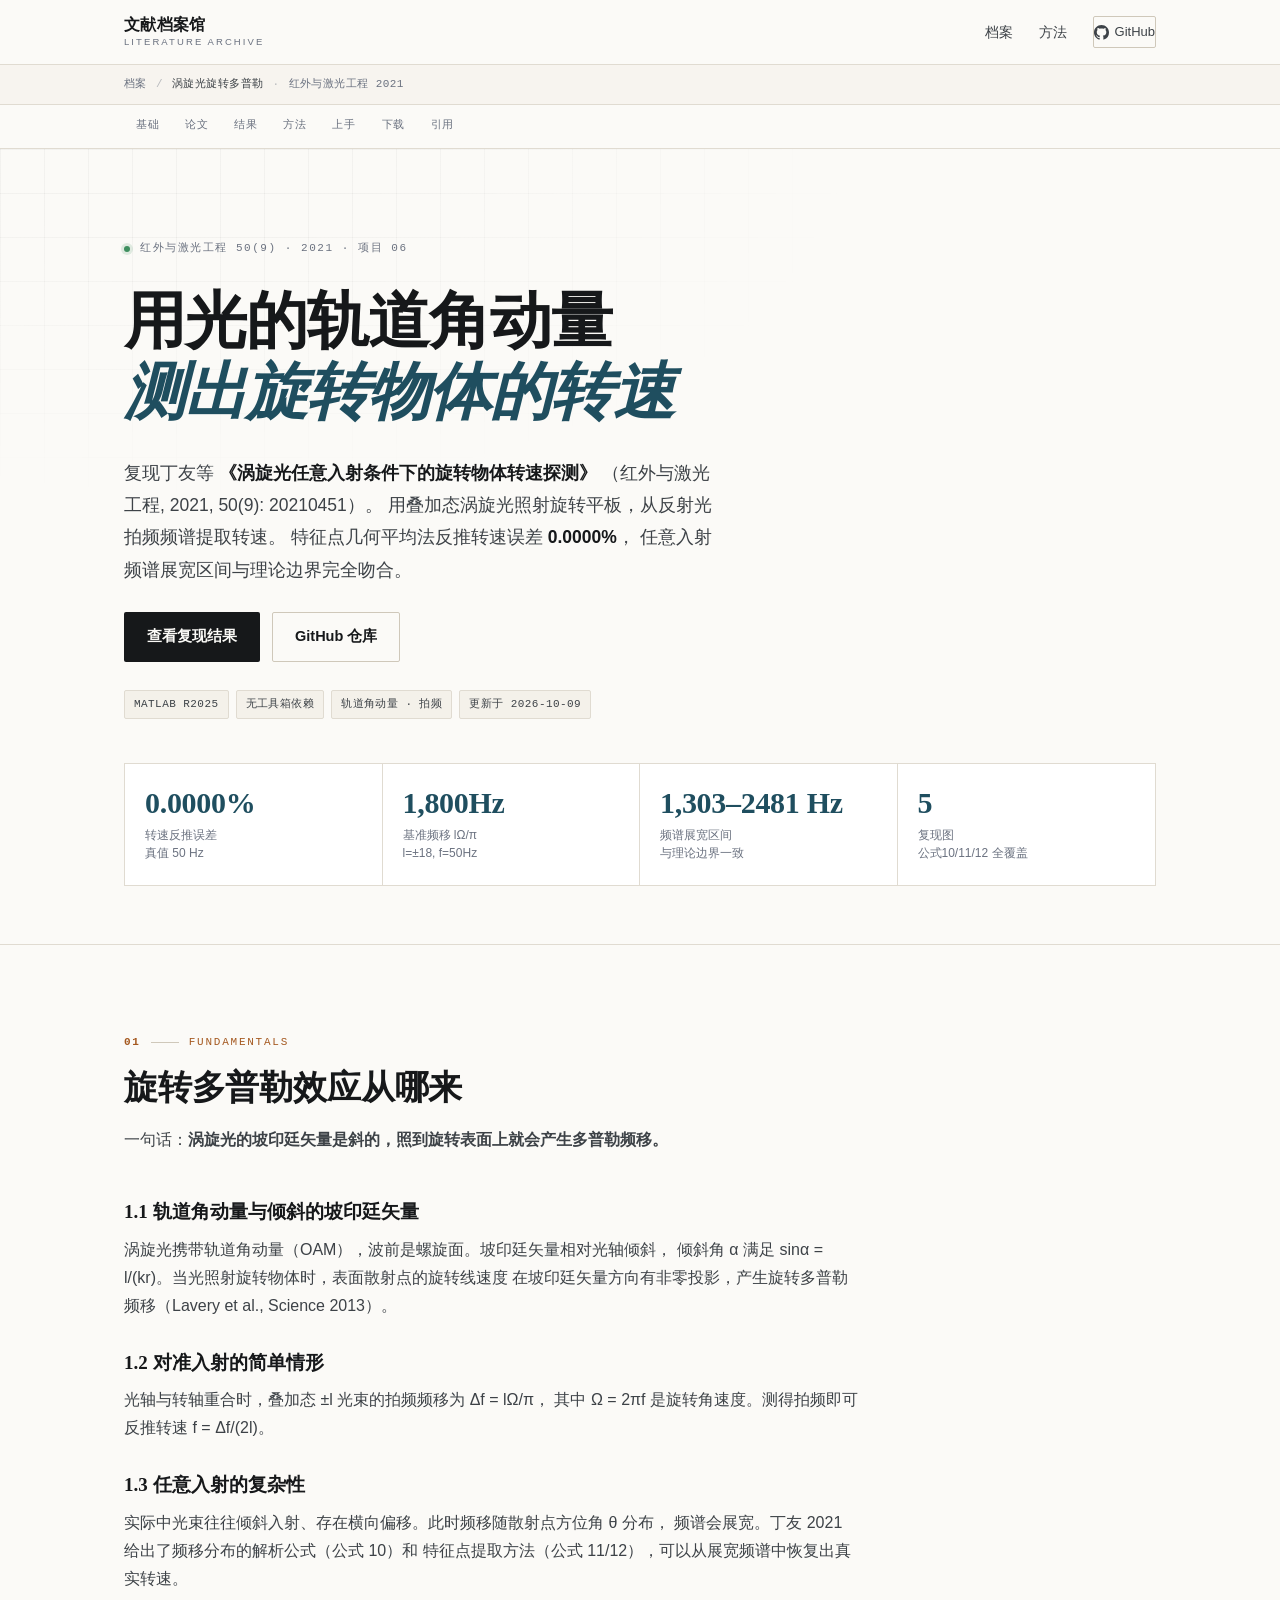
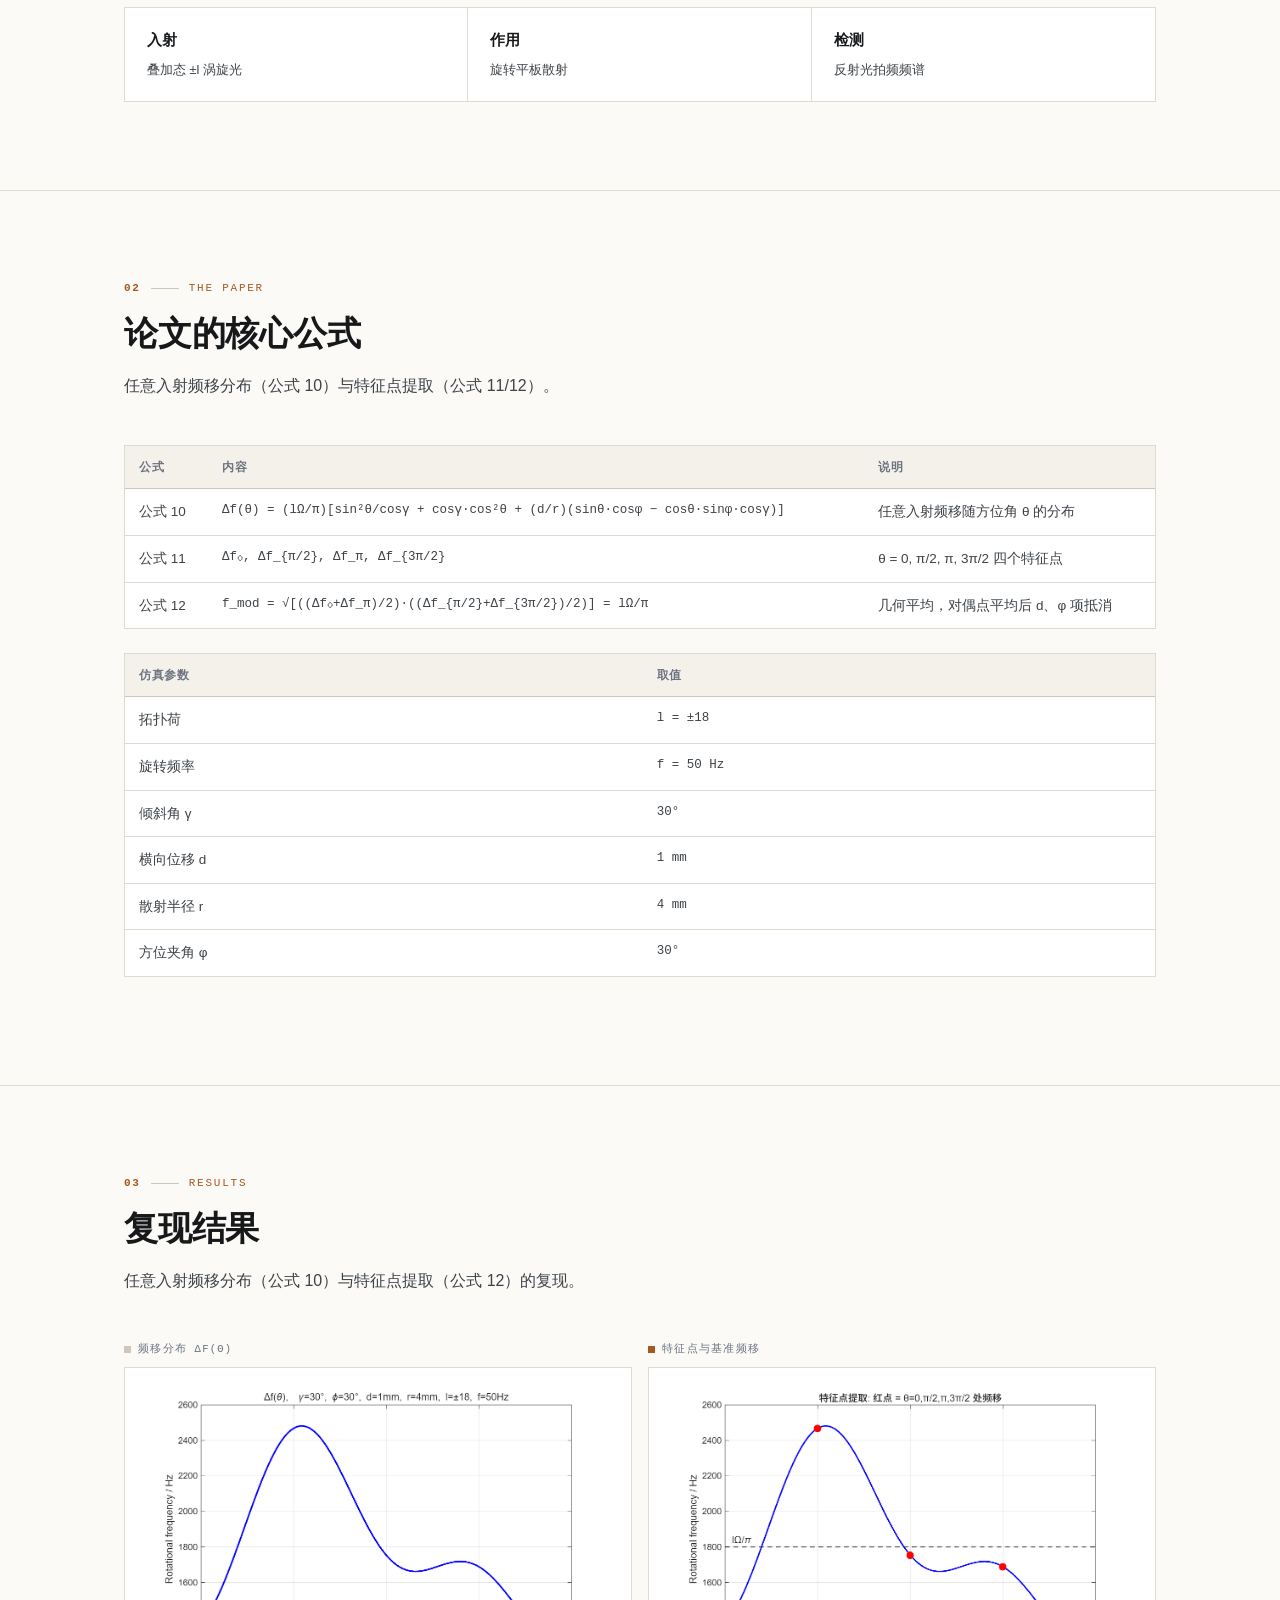
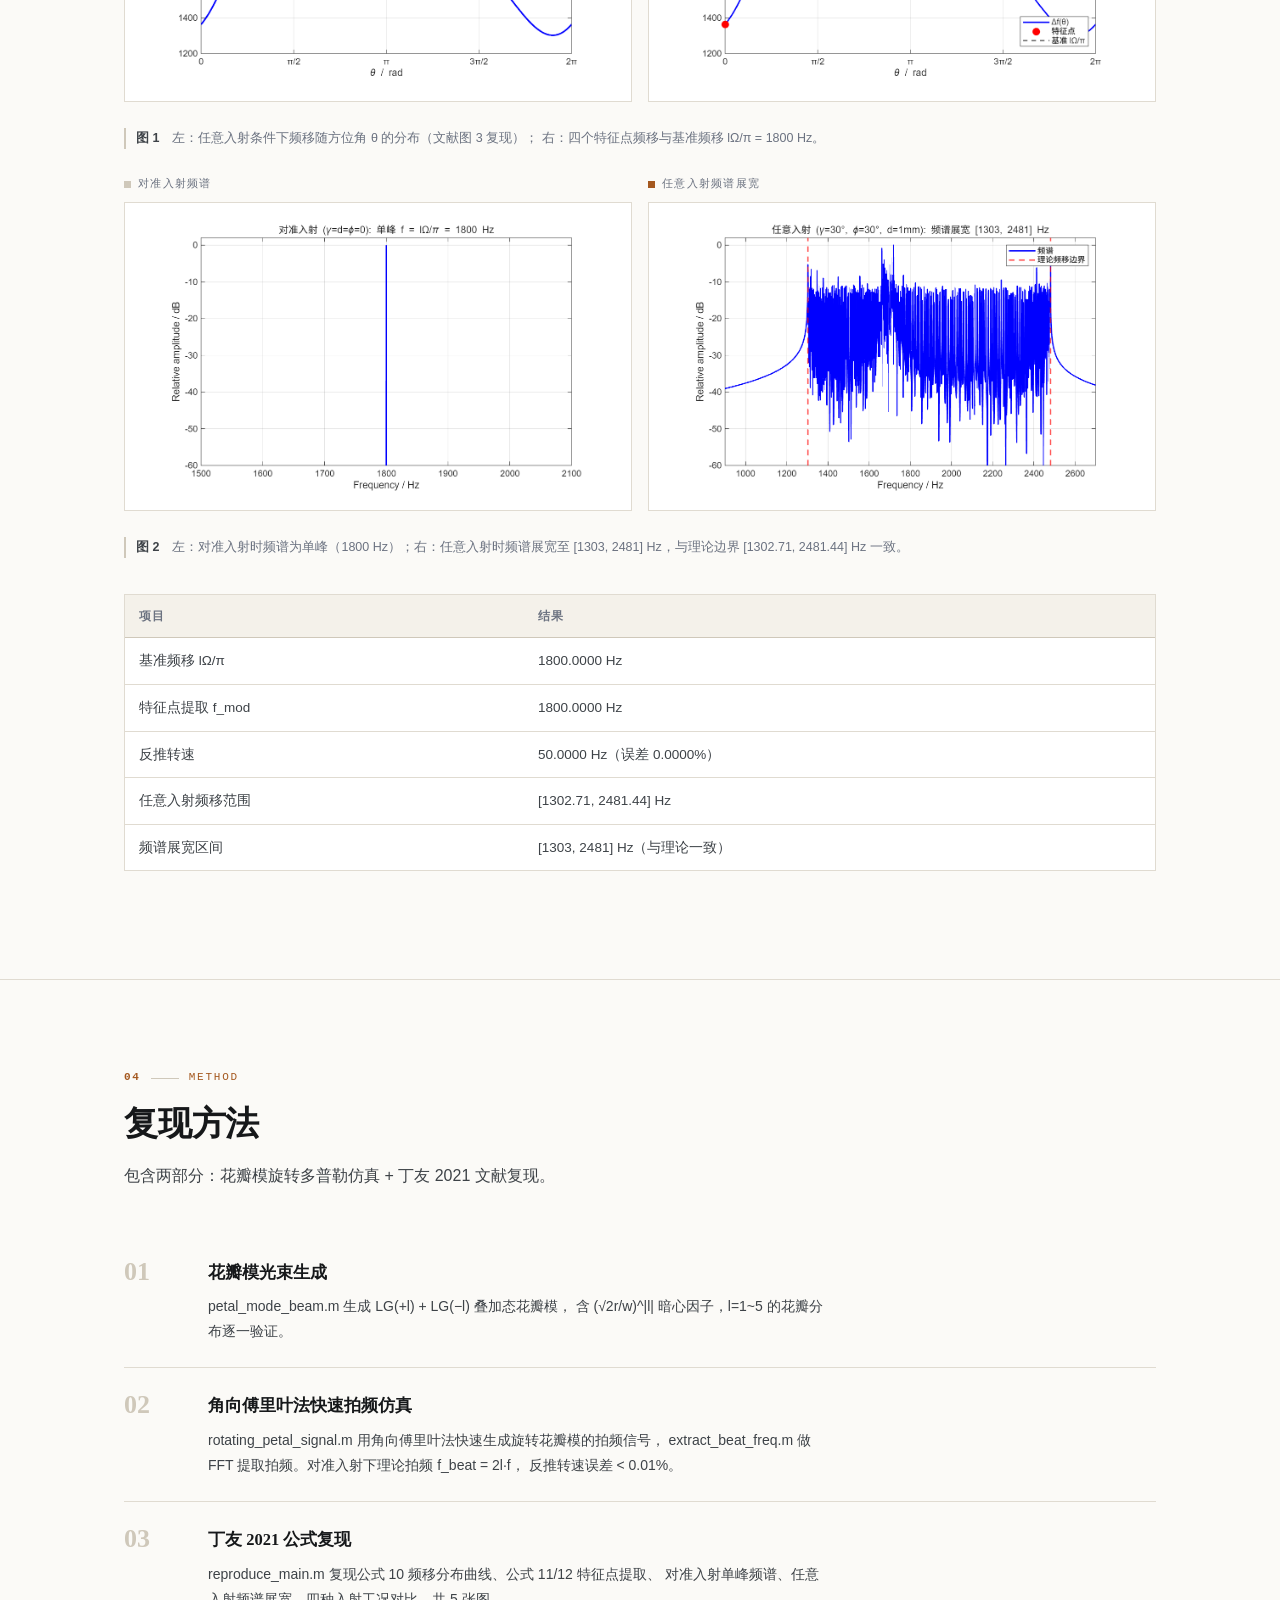
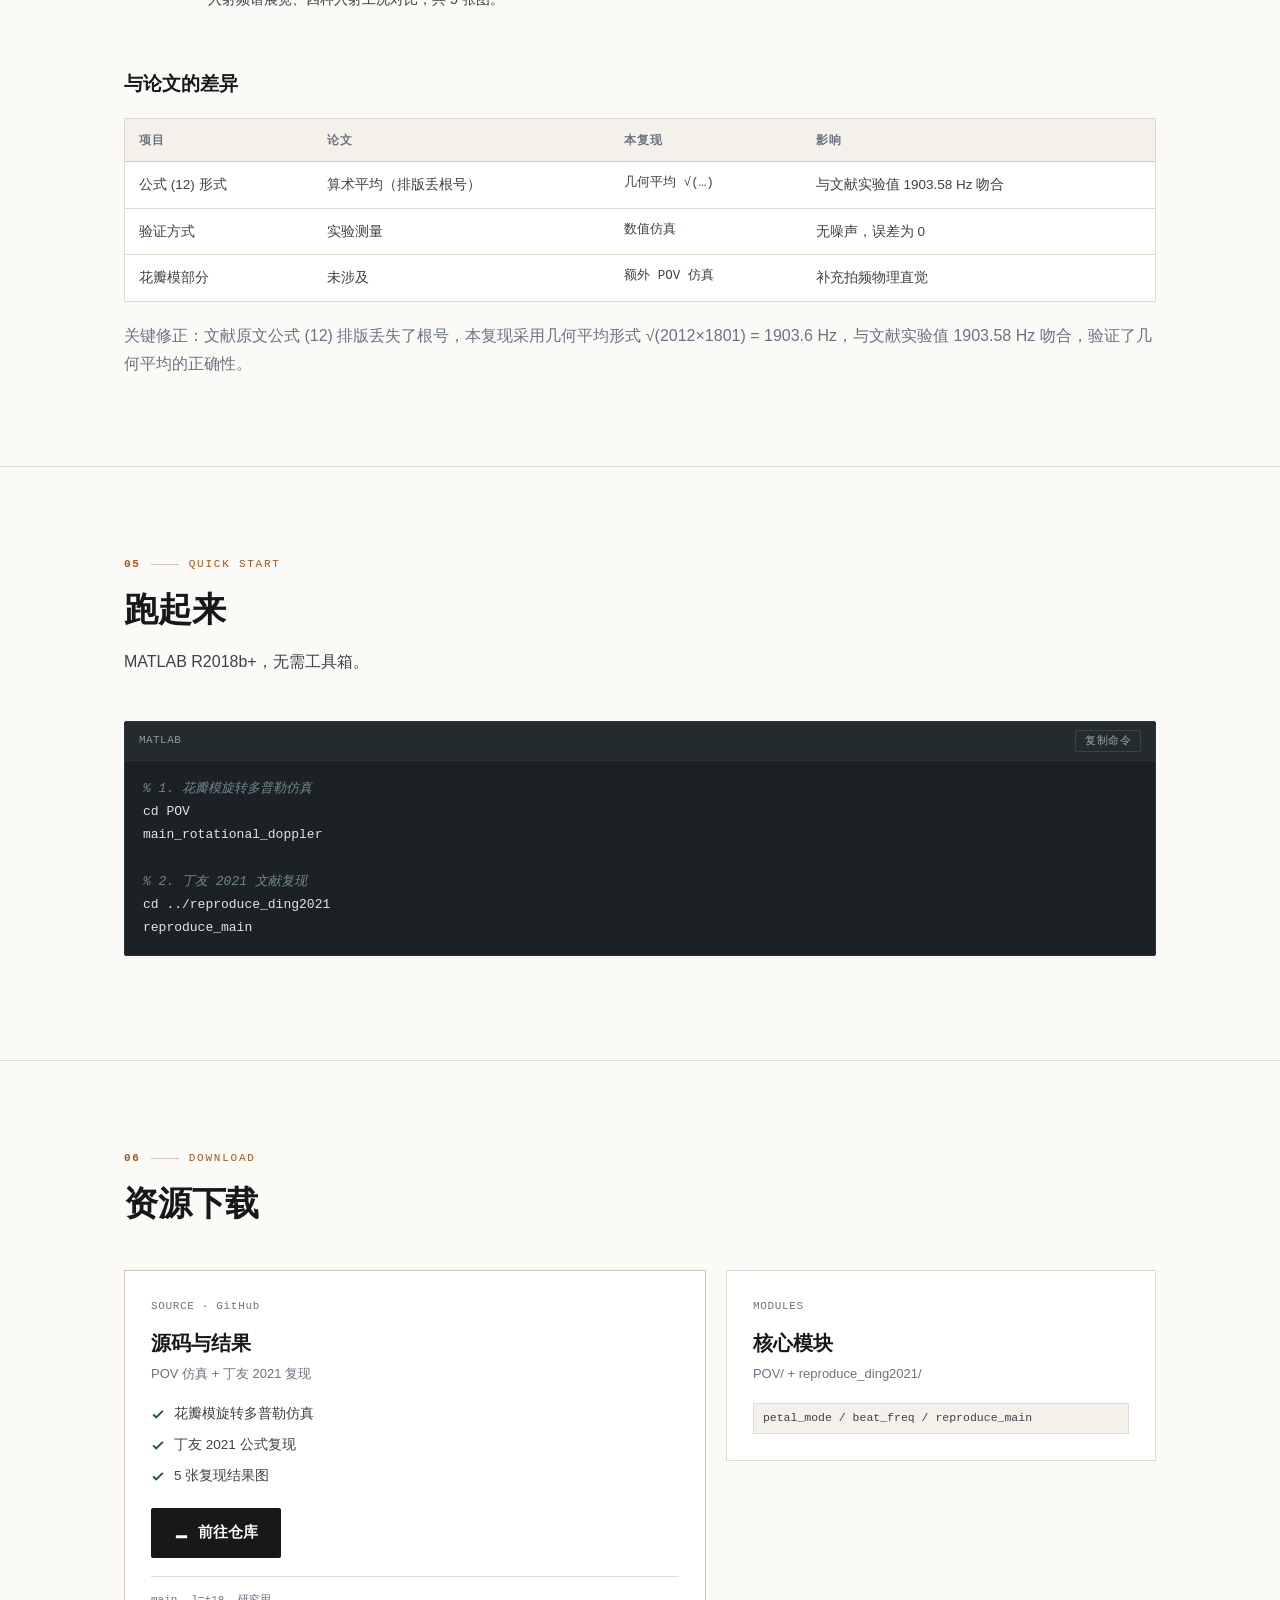
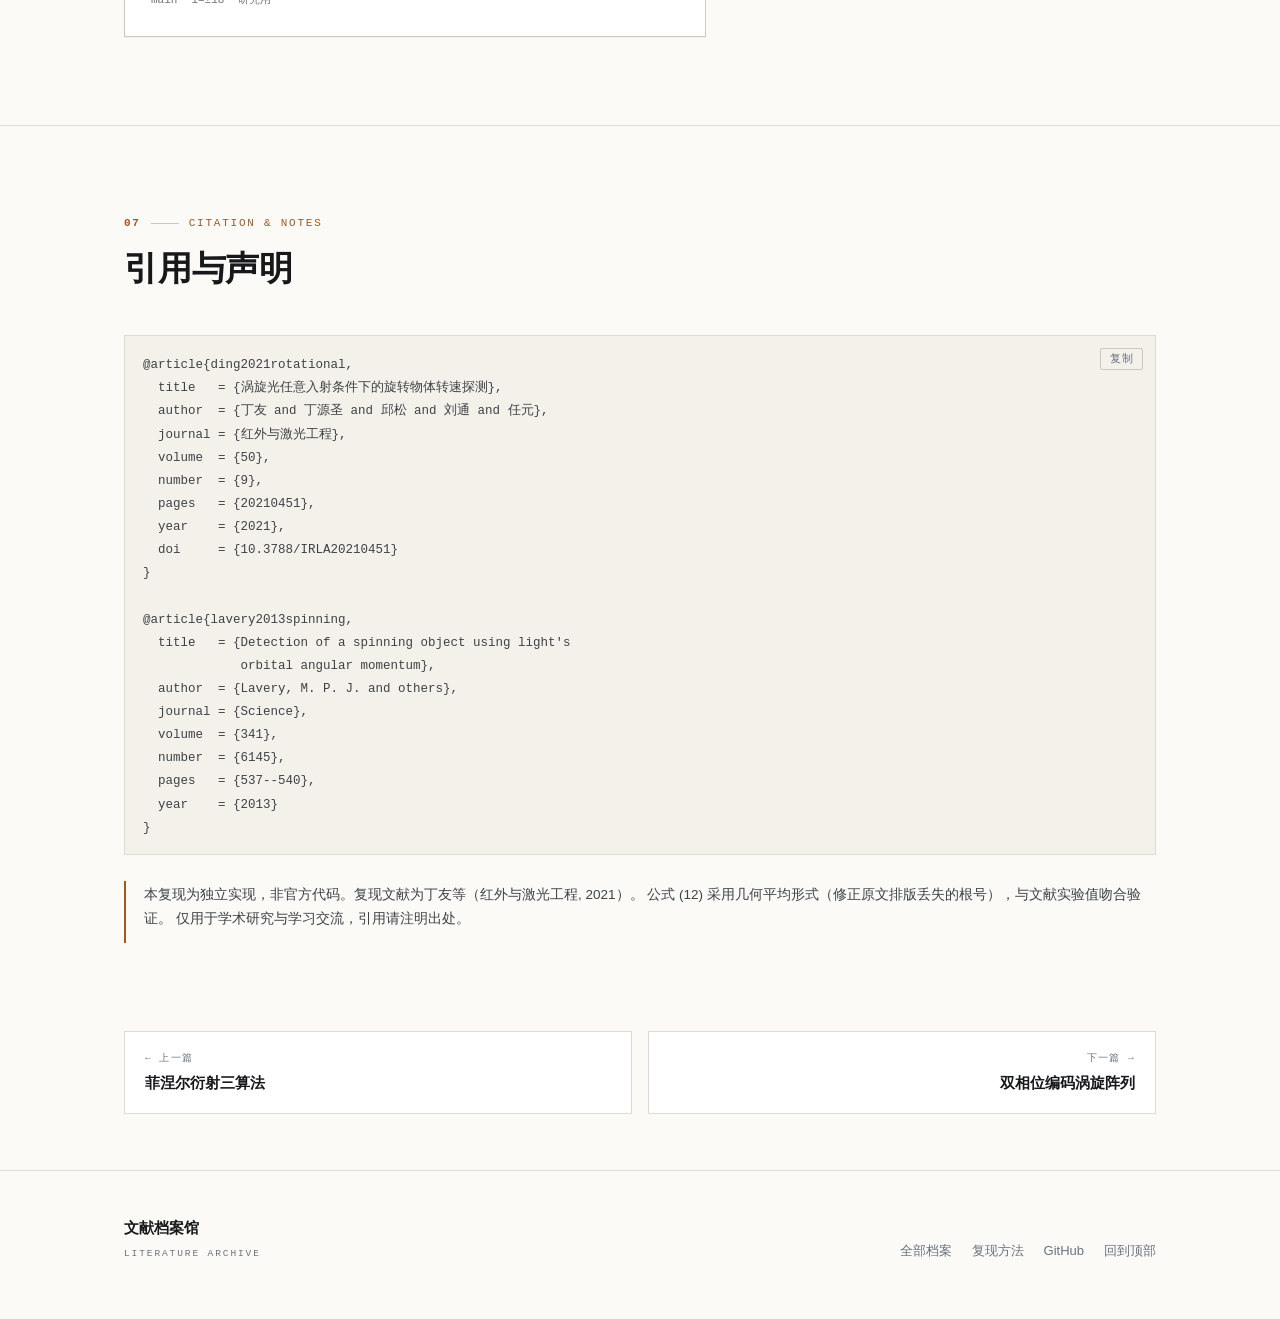
<file: docs/reproductions/rotational-doppler-vortex-detection.html>
<!DOCTYPE html>
<html lang="zh-CN">
<head>
<meta charset="UTF-8">
<meta name="viewport" content="width=device-width, initial-scale=1.0">
<title>涡旋光旋转多普勒测速 · 丁友 2021 复现 | 论文复现</title>
<meta name="description" content="复现丁友等《涡旋光任意入射条件下的旋转物体转速探测》（红外与激光工程 2021, 50(9):20210451）：任意入射频移分布（公式10）、特征点几何平均法提取转速（公式11/12），误差 0.0000%，频谱展宽与理论边界一致。">
<meta property="og:title" content="涡旋光旋转多普勒测速 · 丁友 2021 复现">
<meta property="og:description" content="任意入射条件下转速探测，特征点几何平均法误差 0%。">
<meta property="og:type" content="article">
<link rel="icon" href="data:image/svg+xml,%3Csvg xmlns='http://www.w3.org/2000/svg' viewBox='0 0 32 32'%3E%3Crect width='32' height='32' fill='%2316181a'/%3E%3Cg fill='%23fbfaf7'%3E%3Crect x='5' y='18' width='4' height='9'/%3E%3Crect x='11' y='12' width='4' height='15'/%3E%3Crect x='17' y='6' width='4' height='21'/%3E%3Crect x='23' y='15' width='4' height='12'/%3E%3C/g%3E%3C/svg%3E">
<link rel="stylesheet" href="../assets/css/site.css">
</head>
<body>

<nav class="nav">
  <div class="nav-in">
    <a class="brand" href="../index.html">
      <span class="cn">文献档案馆</span>
      <span class="en">Literature Archive</span>
    </a>
    <div class="nav-links">
      <a href="../index.html#archive">档案</a>
      <a href="../guide.html">方法</a>
      <a class="nav-gh" href="https://github.com/Alice-P197" target="_blank" rel="noopener">
        <svg viewBox="0 0 16 16"><path d="M8 0C3.58 0 0 3.58 0 8c0 3.54 2.29 6.53 5.47 7.59.4.07.55-.17.55-.38 0-.19-.01-.82-.01-1.49-2.01.37-2.53-.49-2.69-.94-.09-.23-.48-.94-.82-1.13-.28-.15-.68-.52-.01-.53.63-.01 1.08.58 1.23.82.72 1.21 1.87.87 2.33.66.07-.52.28-.87.51-1.07-1.78-.2-3.64-.89-3.64-3.95 0-.87.31-1.59.82-2.15-.08-.2-.36-1.02.08-2.12 0 0 .67-.21 2.2.82.64-.18 1.32-.27 2-.27s1.36.09 2 .27c1.53-1.04 2.2-.82 2.2-.82.44 1.1.16 1.92.08 2.12.51.56.82 1.27.82 2.15 0 3.07-1.87 3.75-3.65 3.95.29.25.54.73.54 1.48 0 1.07-.01 1.93-.01 2.2 0 .21.15.46.55.38A8.01 8.01 0 0 0 16 8c0-4.42-3.58-8-8-8z"/></svg>
        GitHub
      </a>
    </div>
  </div>
</nav>

<div class="crumb">
  <div class="in">
    <a href="../index.html">档案</a>
    <span class="sep">/</span>
    <span class="cur">涡旋光旋转多普勒</span>
    <span class="sep">·</span>
    <span>红外与激光工程 2021</span>
  </div>
</div>

<div class="anchorbar">
  <div class="in">
    <a href="#fundamentals">基础</a>
    <a href="#paper">论文</a>
    <a href="#results">结果</a>
    <a href="#method">方法</a>
    <a href="#start">上手</a>
    <a href="#download">下载</a>
    <a href="#cite">引用</a>
  </div>
</div>

<header class="hero" id="top">
  <div class="wrap">
    <div class="eyebrow">
      <span class="dot"></span>
      红外与激光工程 50(9) · 2021 · 项目 06
    </div>
    <h1>用光的轨道角动量<br><em>测出旋转物体的转速</em></h1>
    <p class="lede">
      复现丁友等 <strong>《涡旋光任意入射条件下的旋转物体转速探测》</strong>
      （红外与激光工程, 2021, 50(9): 20210451）。
      用叠加态涡旋光照射旋转平板，从反射光拍频频谱提取转速。
      特征点几何平均法反推转速误差 <strong>0.0000%</strong>，
      任意入射频谱展宽区间与理论边界完全吻合。
    </p>
    <div class="cta">
      <a class="btn btn-primary" href="#results">查看复现结果</a>
      <a class="btn btn-ghost" href="https://github.com/Alice-P197/rotational-doppler-vortex-detection" target="_blank" rel="noopener">GitHub 仓库</a>
    </div>
    <div class="chips">
      <span class="chip">MATLAB R2025</span>
      <span class="chip">无工具箱依赖</span>
      <span class="chip">轨道角动量 · 拍频</span>
      <span class="chip">更新于 2026-10-09</span>
    </div>

    <div class="stats">
      <div class="stat">
        <div class="n" data-count="0.0000" data-suffix="%" data-dec="4">0</div>
        <div class="k">转速反推误差<br>真值 50 Hz</div>
      </div>
      <div class="stat">
        <div class="n" data-count="1800" data-suffix="Hz">0</div>
        <div class="k">基准频移 lΩ/π<br>l=±18, f=50Hz</div>
      </div>
      <div class="stat">
        <div class="n" data-count="1303" data-suffix="–2481 Hz">0</div>
        <div class="k">频谱展宽区间<br>与理论边界一致</div>
      </div>
      <div class="stat">
        <div class="n" data-count="5">0</div>
        <div class="k">复现图<br>公式10/11/12 全覆盖</div>
      </div>
    </div>
  </div>
</header>

<!-- ================= 01 FUNDAMENTALS ================= -->
<section id="fundamentals">
  <div class="wrap">
    <div class="shead rv">
      <div class="kicker"><span class="num">01</span><span class="bar"></span>Fundamentals</div>
      <h2>旋转多普勒效应从哪来</h2>
      <p>一句话：<b>涡旋光的坡印廷矢量是斜的，照到旋转表面上就会产生多普勒频移。</b></p>
    </div>

    <div class="prose rv">
      <h3>1.1 轨道角动量与倾斜的坡印廷矢量</h3>
      <p>涡旋光携带轨道角动量（OAM），波前是螺旋面。坡印廷矢量相对光轴倾斜，
      倾斜角 α 满足 sinα = l/(kr)。当光照射旋转物体时，表面散射点的旋转线速度
      在坡印廷矢量方向有非零投影，产生旋转多普勒频移（Lavery et al., Science 2013）。</p>

      <h3>1.2 对准入射的简单情形</h3>
      <p>光轴与转轴重合时，叠加态 ±l 光束的拍频频移为 Δf = lΩ/π，
      其中 Ω = 2πf 是旋转角速度。测得拍频即可反推转速 f = Δf/(2l)。</p>

      <h3>1.3 任意入射的复杂性</h3>
      <p>实际中光束往往倾斜入射、存在横向偏移。此时频移随散射点方位角 θ 分布，
      频谱会展宽。丁友 2021 给出了频移分布的解析公式（公式 10）和
      特征点提取方法（公式 11/12），可以从展宽频谱中恢复出真实转速。</p>
    </div>

    <div class="band rv">
      <div><h4>入射</h4><p>叠加态 ±l 涡旋光</p></div>
      <div><h4>作用</h4><p>旋转平板散射</p></div>
      <div><h4>检测</h4><p>反射光拍频频谱</p></div>
    </div>
  </div>
</section>

<!-- ================= 02 PAPER ================= -->
<section id="paper">
  <div class="wrap">
    <div class="shead rv">
      <div class="kicker"><span class="num">02</span><span class="bar"></span>The Paper</div>
      <h2>论文的核心公式</h2>
      <p>任意入射频移分布（公式 10）与特征点提取（公式 11/12）。</p>
    </div>

    <div class="tbl-wrap rv">
      <table>
        <thead><tr><th>公式</th><th>内容</th><th>说明</th></tr></thead>
        <tbody>
          <tr><td>公式 10</td><td class="mono">Δf(θ) = (lΩ/π)[sin²θ/cosγ + cosγ·cos²θ + (d/r)(sinθ·cosφ − cosθ·sinφ·cosγ)]</td><td>任意入射频移随方位角 θ 的分布</td></tr>
          <tr><td>公式 11</td><td class="mono">Δf₀, Δf_{π/2}, Δf_π, Δf_{3π/2}</td><td>θ = 0, π/2, π, 3π/2 四个特征点</td></tr>
          <tr><td>公式 12</td><td class="mono">f_mod = √[((Δf₀+Δf_π)/2)·((Δf_{π/2}+Δf_{3π/2})/2)] = lΩ/π</td><td>几何平均，对偶点平均后 d、φ 项抵消</td></tr>
        </tbody>
      </table>
    </div>

    <div class="tbl-wrap rv" style="margin-top:24px">
      <table>
        <thead><tr><th>仿真参数</th><th>取值</th></tr></thead>
        <tbody>
          <tr><td>拓扑荷</td><td class="mono">l = ±18</td></tr>
          <tr><td>旋转频率</td><td class="mono">f = 50 Hz</td></tr>
          <tr><td>倾斜角 γ</td><td class="mono">30°</td></tr>
          <tr><td>横向位移 d</td><td class="mono">1 mm</td></tr>
          <tr><td>散射半径 r</td><td class="mono">4 mm</td></tr>
          <tr><td>方位夹角 φ</td><td class="mono">30°</td></tr>
        </tbody>
      </table>
    </div>
  </div>
</section>

<!-- ================= 03 RESULTS ================= -->
<section id="results">
  <div class="wrap">
    <div class="shead rv">
      <div class="kicker"><span class="num">03</span><span class="bar"></span>Results</div>
      <h2>复现结果</h2>
      <p>任意入射频移分布（公式 10）与特征点提取（公式 12）的复现。</p>
    </div>

    <div class="compare rv">
      <figure>
        <div class="lab paper"><span class="sq"></span>频移分布 Δf(θ)</div>
        <div class="figbox"><img src="../assets/img/rotational-doppler-vortex-detection/fig3_theory_curve.png" alt="频移分布曲线" data-lb></div>
      </figure>
      <figure>
        <div class="lab ours"><span class="sq"></span>特征点与基准频移</div>
        <div class="figbox"><img src="../assets/img/rotational-doppler-vortex-detection/fig_special_points.png" alt="特征点提取" data-lb></div>
      </figure>
    </div>
    <figcaption style="margin-bottom:26px">
      <b>图 1</b>　左：任意入射条件下频移随方位角 θ 的分布（文献图 3 复现）；
      右：四个特征点频移与基准频移 lΩ/π = 1800 Hz。
    </figcaption>

    <div class="compare rv">
      <figure>
        <div class="lab paper"><span class="sq"></span>对准入射频谱</div>
        <div class="figbox"><img src="../assets/img/rotational-doppler-vortex-detection/fig_spectrum_aligned.png" alt="对准入射单峰频谱" data-lb></div>
      </figure>
      <figure>
        <div class="lab ours"><span class="sq"></span>任意入射频谱展宽</div>
        <div class="figbox"><img src="../assets/img/rotational-doppler-vortex-detection/fig_spectrum_general.png" alt="任意入射频谱展宽" data-lb></div>
      </figure>
    </div>
    <figcaption style="margin-bottom:26px">
      <b>图 2</b>　左：对准入射时频谱为单峰（1800 Hz）；右：任意入射时频谱展宽至
      [1303, 2481] Hz，与理论边界 [1302.71, 2481.44] Hz 一致。
    </figcaption>

    <div class="tbl-wrap rv" style="margin-top:36px">
      <table>
        <thead><tr><th>项目</th><th>结果</th></tr></thead>
        <tbody>
          <tr><td>基准频移 lΩ/π</td><td>1800.0000 Hz</td></tr>
          <tr><td>特征点提取 f_mod</td><td>1800.0000 Hz</td></tr>
          <tr><td>反推转速</td><td>50.0000 Hz（误差 0.0000%）</td></tr>
          <tr><td>任意入射频移范围</td><td>[1302.71, 2481.44] Hz</td></tr>
          <tr><td>频谱展宽区间</td><td>[1303, 2481] Hz（与理论一致）</td></tr>
        </tbody>
      </table>
    </div>
  </div>
</section>

<!-- ================= 04 METHOD ================= -->
<section id="method">
  <div class="wrap">
    <div class="shead rv">
      <div class="kicker"><span class="num">04</span><span class="bar"></span>Method</div>
      <h2>复现方法</h2>
      <p>包含两部分：花瓣模旋转多普勒仿真 + 丁友 2021 文献复现。</p>
    </div>

    <div class="rv">
      <div class="step">
        <div class="num">01</div>
        <div><h4>花瓣模光束生成</h4>
        <p>petal_mode_beam.m 生成 LG(+l) + LG(−l) 叠加态花瓣模，
        含 (√2r/w)^|l| 暗心因子，l=1~5 的花瓣分布逐一验证。</p></div>
      </div>
      <div class="step">
        <div class="num">02</div>
        <div><h4>角向傅里叶法快速拍频仿真</h4>
        <p>rotating_petal_signal.m 用角向傅里叶法快速生成旋转花瓣模的拍频信号，
        extract_beat_freq.m 做 FFT 提取拍频。对准入射下理论拍频 f_beat = 2l·f，
        反推转速误差 < 0.01%。</p></div>
      </div>
      <div class="step">
        <div class="num">03</div>
        <div><h4>丁友 2021 公式复现</h4>
        <p>reproduce_main.m 复现公式 10 频移分布曲线、公式 11/12 特征点提取、
        对准入射单峰频谱、任意入射频谱展宽、四种入射工况对比，共 5 张图。</p></div>
      </div>
    </div>

    <h3 style="margin-top:36px">与论文的差异</h3>
    <div class="tbl-wrap rv">
      <table>
        <thead><tr><th>项目</th><th>论文</th><th>本复现</th><th>影响</th></tr></thead>
        <tbody>
          <tr><td>公式 (12) 形式</td><td>算术平均（排版丢根号）</td><td class="mono">几何平均 √(…)</td><td>与文献实验值 1903.58 Hz 吻合</td></tr>
          <tr><td>验证方式</td><td>实验测量</td><td class="mono">数值仿真</td><td>无噪声，误差为 0</td></tr>
          <tr><td>花瓣模部分</td><td>未涉及</td><td class="mono">额外 POV 仿真</td><td>补充拍频物理直觉</td></tr>
        </tbody>
      </table>
    </div>
    <p style="margin-top:16px;color:var(--muted)">
      关键修正：文献原文公式 (12) 排版丢失了根号，本复现采用几何平均形式
      √(2012×1801) = 1903.6 Hz，与文献实验值 1903.58 Hz 吻合，验证了几何平均的正确性。
    </p>
  </div>
</section>

<!-- ================= 05 START ================= -->
<section id="start">
  <div class="wrap">
    <div class="shead rv">
      <div class="kicker"><span class="num">05</span><span class="bar"></span>Quick Start</div>
      <h2>跑起来</h2>
      <p>MATLAB R2018b+，无需工具箱。</p>
    </div>

    <div class="codeblock rv">
      <div class="codehead"><span>MATLAB</span>
        <button class="copybtn" data-copy="#cmd">复制命令</button></div>
      <pre id="cmd"><span class="c">% 1. 花瓣模旋转多普勒仿真</span>
cd POV
main_rotational_doppler

<span class="c">% 2. 丁友 2021 文献复现</span>
cd ../reproduce_ding2021
reproduce_main</pre>
    </div>
  </div>
</section>

<!-- ================= 06 DOWNLOAD ================= -->
<section id="download">
  <div class="wrap">
    <div class="shead rv">
      <div class="kicker"><span class="num">06</span><span class="bar"></span>Download</div>
      <h2>资源下载</h2>
    </div>

    <div class="dl-grid rv">
      <div class="dl-card primary">
        <div class="ver">SOURCE · GitHub</div>
        <h3>源码与结果</h3>
        <div class="sub">POV 仿真 + 丁友 2021 复现</div>
        <ul class="checklist">
          <li><svg viewBox="0 0 16 16"><path d="M2.5 8.5 6 12l7.5-7.5"/></svg>花瓣模旋转多普勒仿真</li>
          <li><svg viewBox="0 0 16 16"><path d="M2.5 8.5 6 12l7.5-7.5"/></svg>丁友 2021 公式复现</li>
          <li><svg viewBox="0 0 16 16"><path d="M2.5 8.5 6 12l7.5-7.5"/></svg>5 张复现结果图</li>
        </ul>
        <div class="dl-actions">
          <a class="btn btn-primary" href="https://github.com/Alice-P197/rotational-doppler-vortex-detection" target="_blank" rel="noopener">
            <svg viewBox="0 0 16 16"><path d="M8 1v9m0 0 3.5-3.5M8 10 4.5 6.5M2 11v3h12v-3"/></svg>前往仓库
          </a>
        </div>
        <div class="meta-row"><span>main</span><span>l=±18</span><span>研究用</span></div>
      </div>
      <div class="dl-card">
        <div class="ver">MODULES</div>
        <h3>核心模块</h3>
        <div class="sub">POV/ + reproduce_ding2021/</div>
        <div class="pathline">petal_mode / beat_freq / reproduce_main</div>
      </div>
    </div>
  </div>
</section>

<!-- ================= 07 CITE ================= -->
<section id="cite">
  <div class="wrap">
    <div class="shead rv">
      <div class="kicker"><span class="num">07</span><span class="bar"></span>Citation &amp; Notes</div>
      <h2>引用与声明</h2>
    </div>

    <div class="bibtex rv">
      <button class="copybtn" data-copy="#bib">复制</button>
      <pre id="bib">@article{ding2021rotational,
  title   = {涡旋光任意入射条件下的旋转物体转速探测},
  author  = {丁友 and 丁源圣 and 邱松 and 刘通 and 任元},
  journal = {红外与激光工程},
  volume  = {50},
  number  = {9},
  pages   = {20210451},
  year    = {2021},
  doi     = {10.3788/IRLA20210451}
}

@article{lavery2013spinning,
  title   = {Detection of a spinning object using light's
             orbital angular momentum},
  author  = {Lavery, M. P. J. and others},
  journal = {Science},
  volume  = {341},
  number  = {6145},
  pages   = {537--540},
  year    = {2013}
}</pre>
    </div>

    <div class="notes rv">
      <p>本复现为独立实现，非官方代码。复现文献为丁友等（红外与激光工程, 2021）。
      公式 (12) 采用几何平均形式（修正原文排版丢失的根号），与文献实验值吻合验证。
      仅用于学术研究与学习交流，引用请注明出处。</p>
    </div>
  </div>
</section>

<div class="wrap">
  <div class="pager">
    <a href="fresnel-diffraction-matlab.html" title="上一篇">
      <div class="dir">← 上一篇</div>
      <div class="tt">菲涅尔衍射三算法</div>
    </a>
    <a class="next" href="double-phase-encoding-vortex-array.html" title="下一篇">
      <div class="dir">下一篇 →</div>
      <div class="tt">双相位编码涡旋阵列</div>
    </a>
  </div>
</div>

<footer>
  <div class="wrap foot-in">
    <div class="foot-brand">文献档案馆<span>Literature Archive</span></div>
    <div class="foot-links">
      <a href="../index.html#archive">全部档案</a>
      <a href="../guide.html">复现方法</a>
      <a href="https://github.com/Alice-P197" target="_blank" rel="noopener">GitHub</a>
      <a href="#top">回到顶部</a>
    </div>
  </div>
</footer>

<div class="lb" id="lb"><span class="close">×</span><img id="lbimg" alt=""></div>
<div class="toast" id="toast">已复制</div>

<script src="../assets/js/site.js"></script>
</body>
</html>
</file>
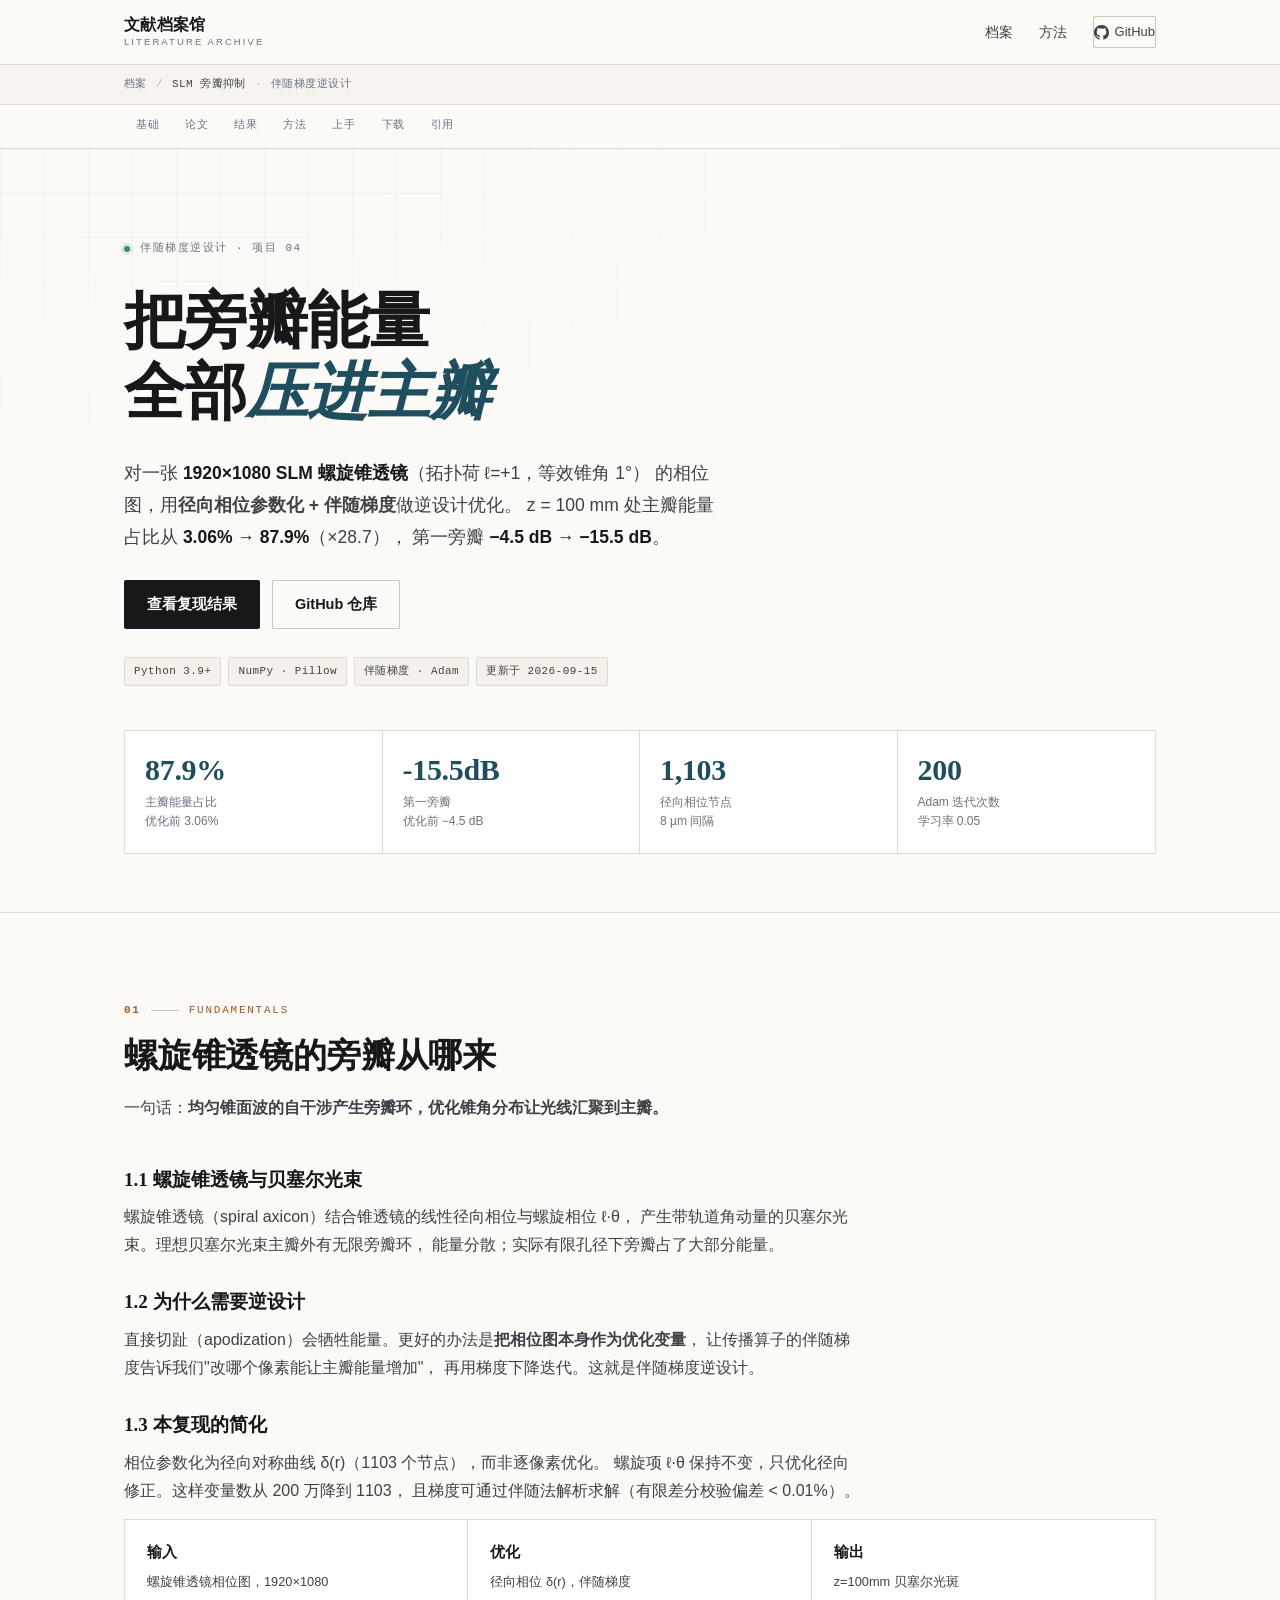
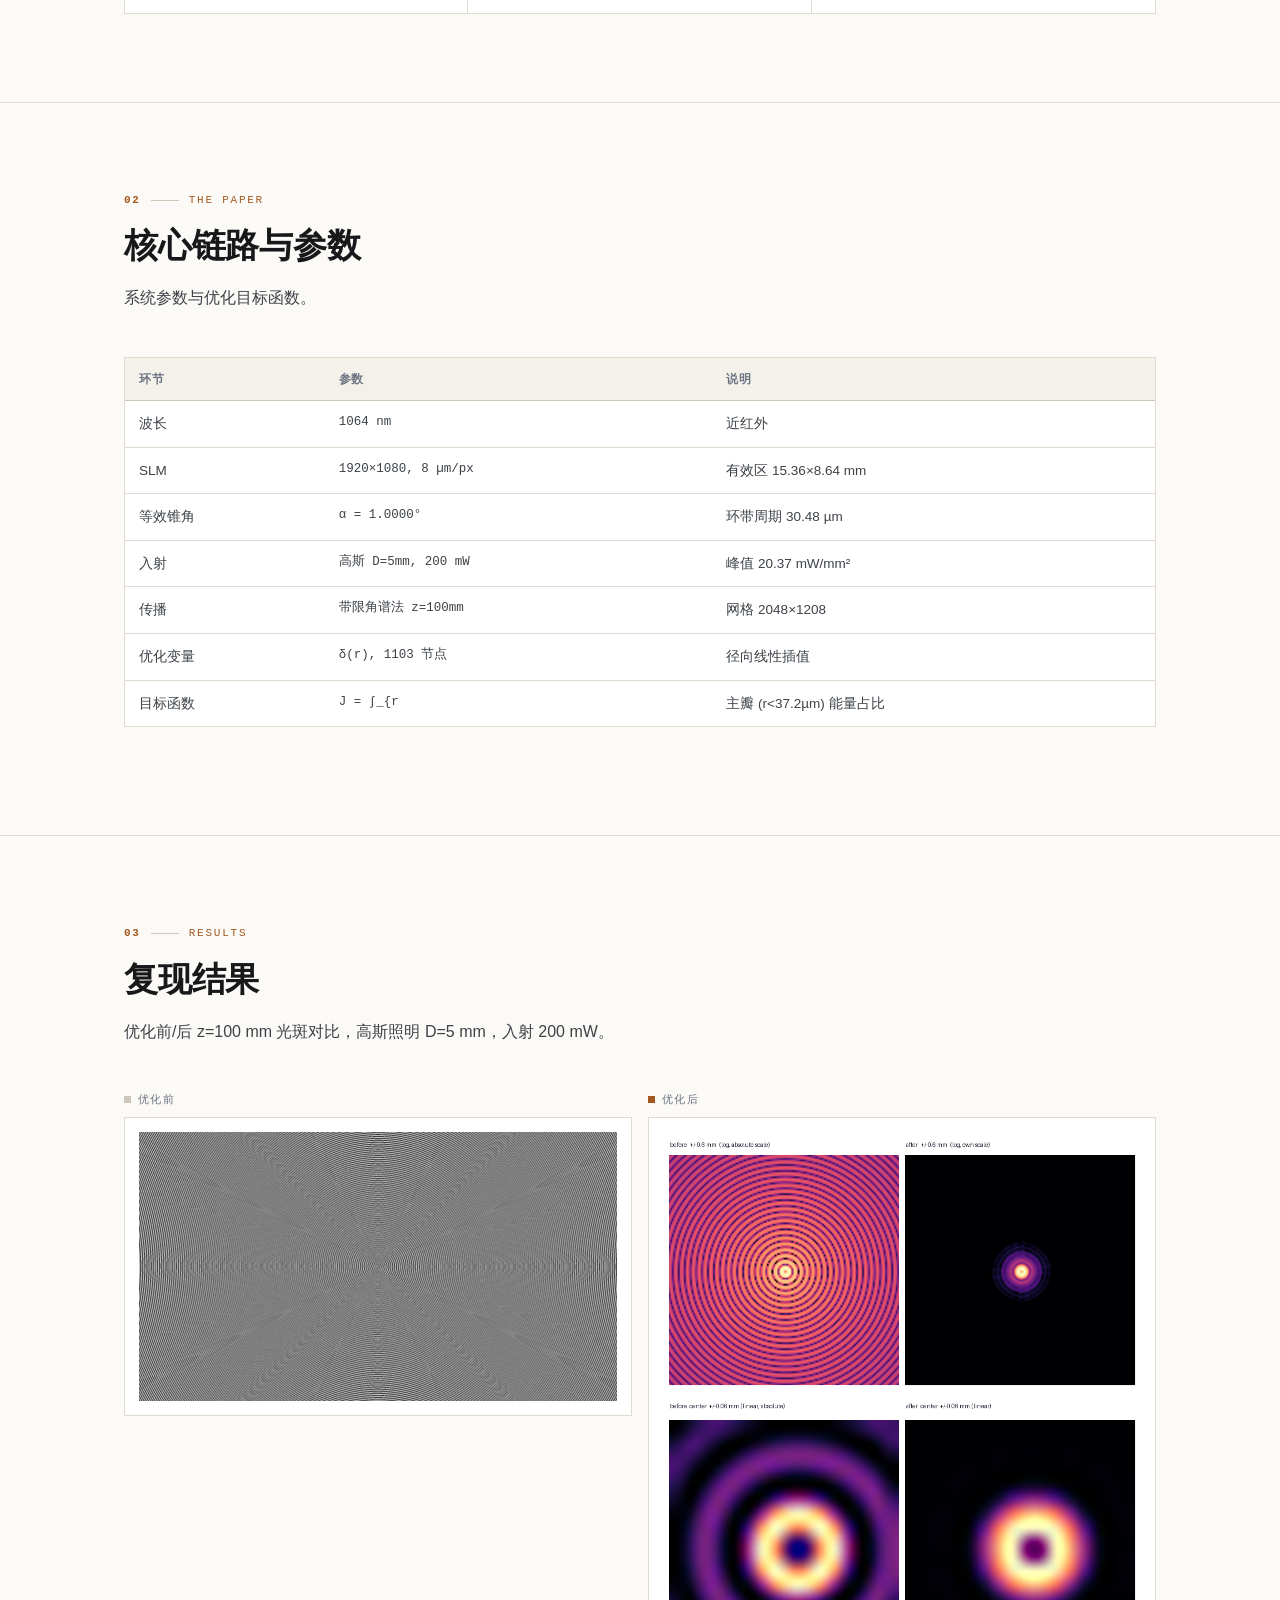
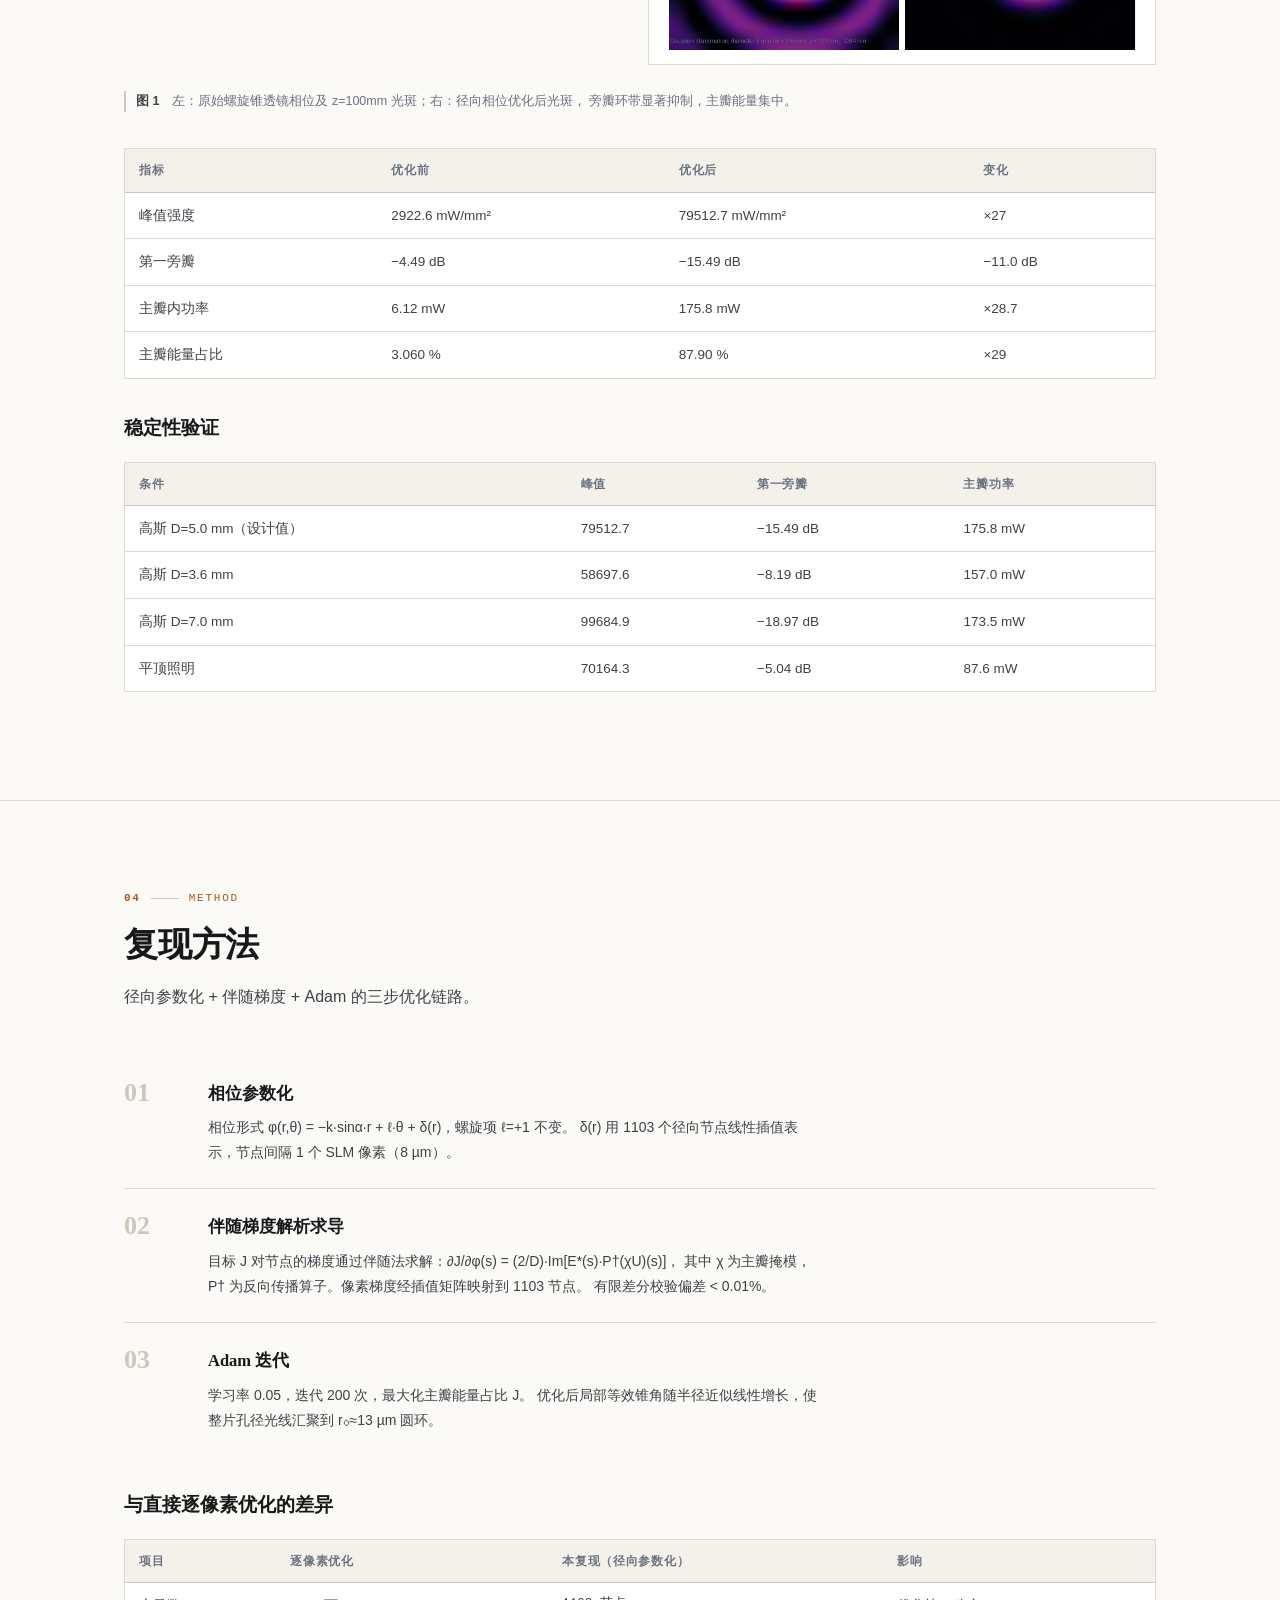
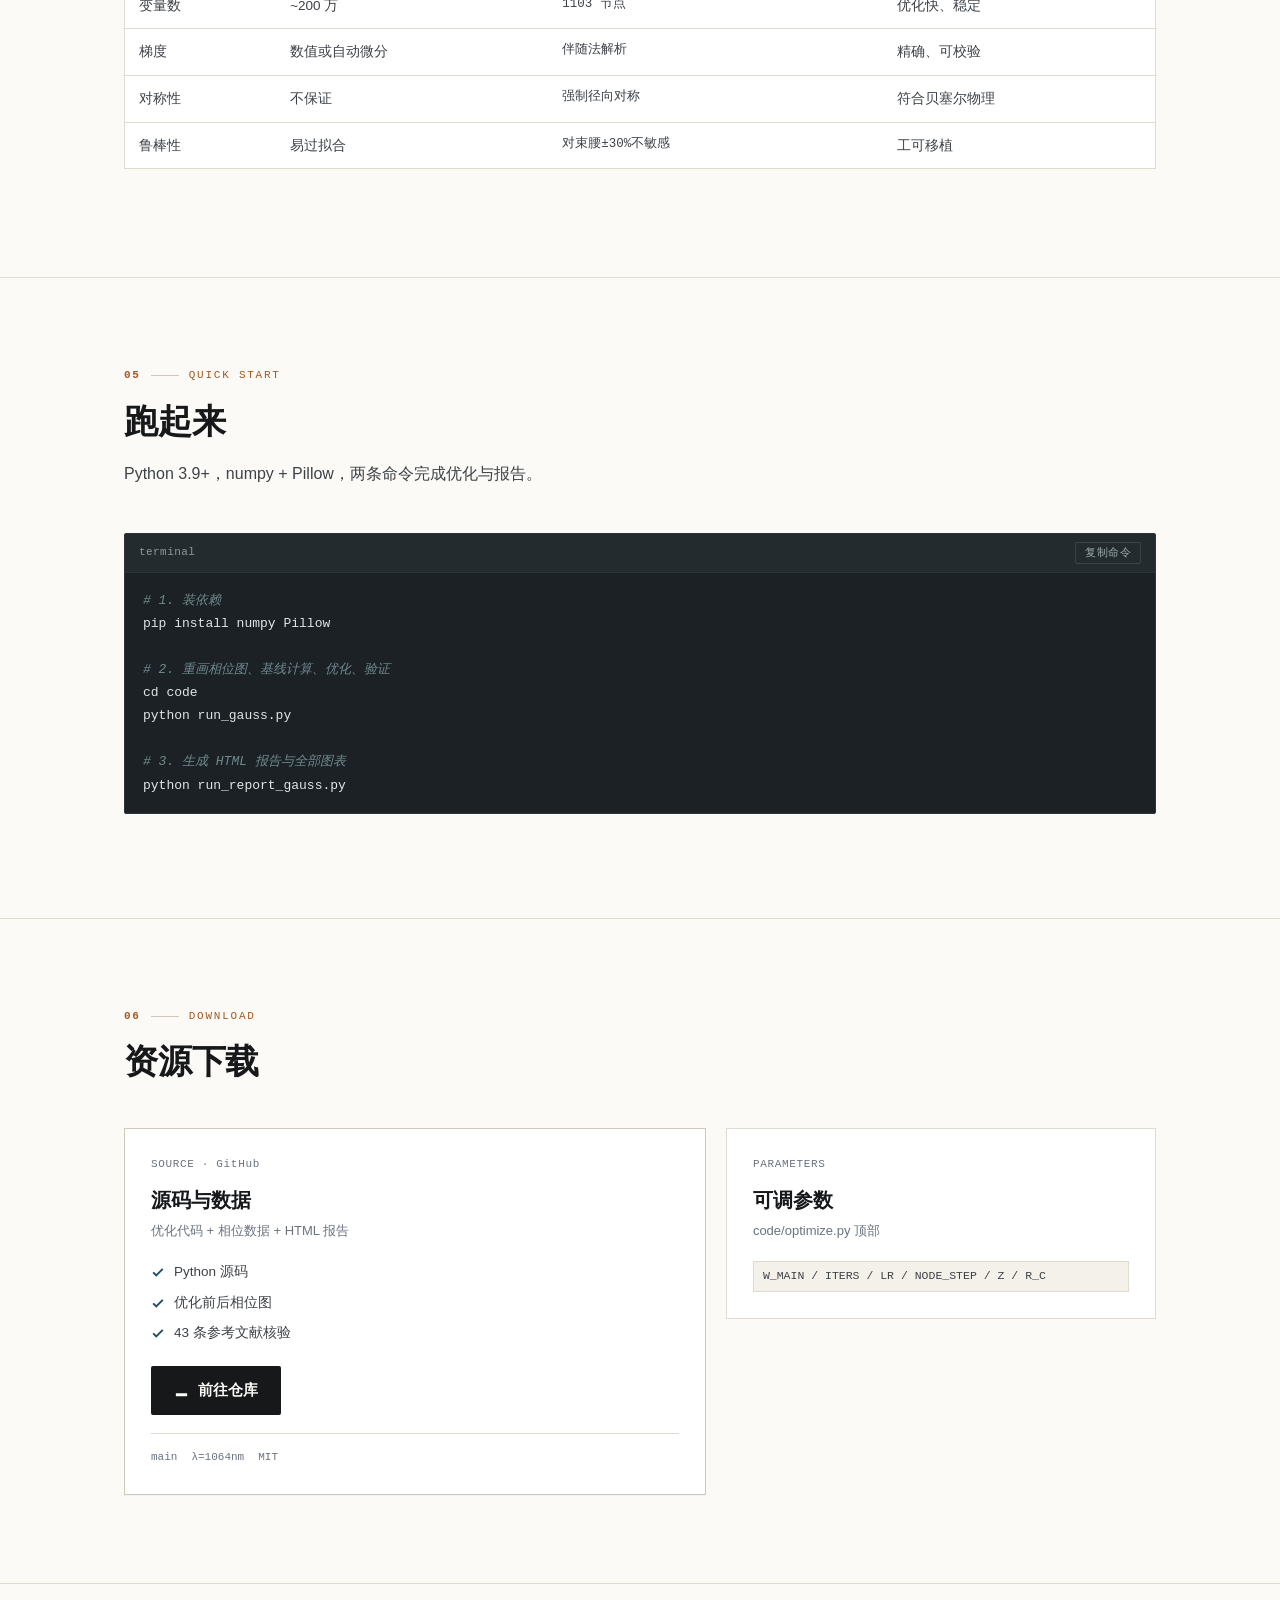
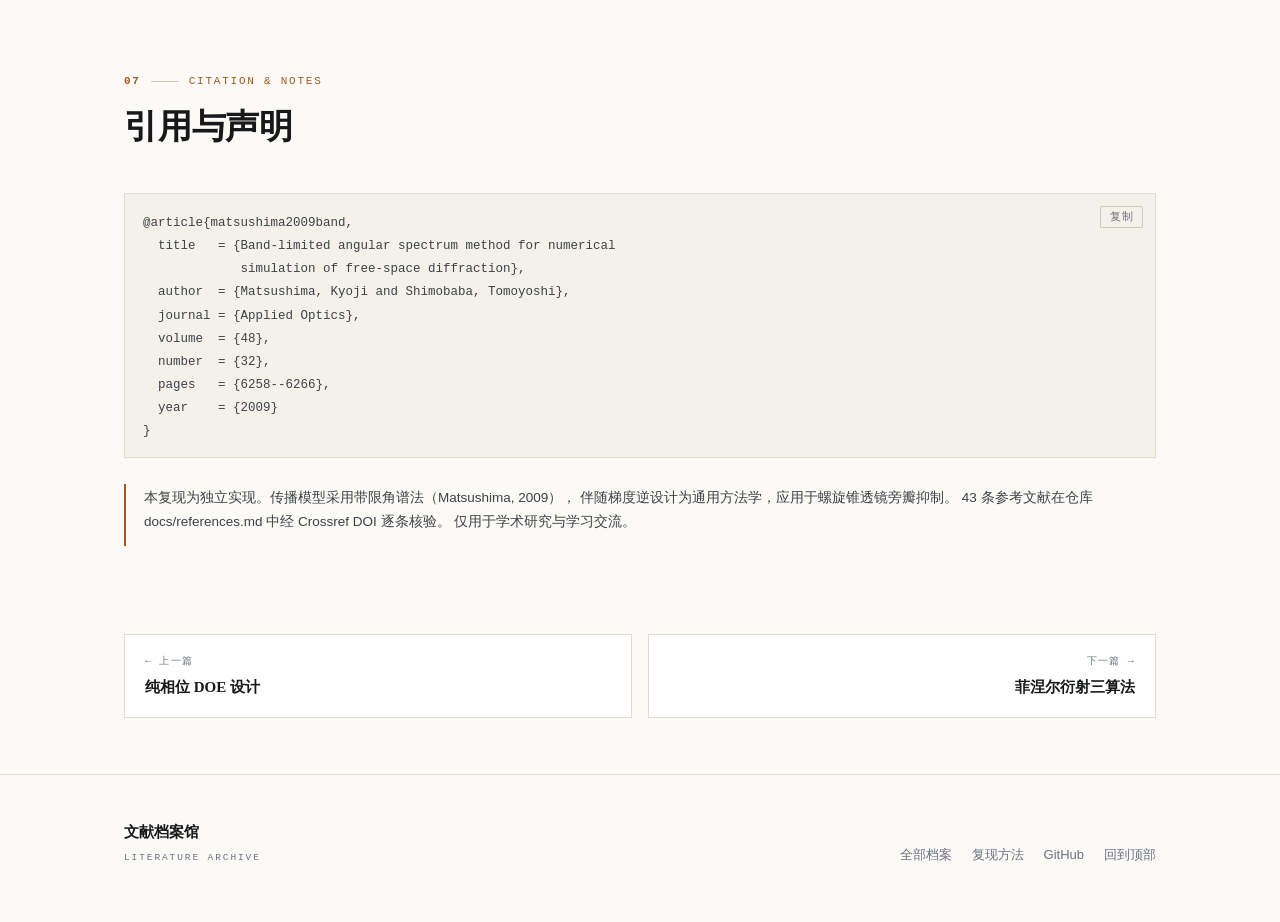
<file: docs/reproductions/slm-phase-optimization.html>
<!DOCTYPE html>
<html lang="zh-CN">
<head>
<meta charset="UTF-8">
<meta name="viewport" content="width=device-width, initial-scale=1.0">
<title>SLM 旁瓣抑制 · 伴随梯度径向相位优化 | 论文复现</title>
<meta name="description" content="复现伴随梯度（adjoint-gradient）逆设计方法：对 1920×1080 SLM 螺旋锥透镜相位图做径向相位参数化优化，z=100mm 处主瓣能量占比从 3.06% 提升至 87.9%，第一旁瓣从 −4.5 dB 压至 −15.5 dB。">
<meta property="og:title" content="SLM 旁瓣抑制 · 伴随梯度径向相位优化">
<meta property="og:description" content="径向相位参数化 + 伴随梯度 + Adam，主瓣能量 ×28.7。">
<meta property="og:type" content="article">
<link rel="icon" href="data:image/svg+xml,%3Csvg xmlns='http://www.w3.org/2000/svg' viewBox='0 0 32 32'%3E%3Crect width='32' height='32' fill='%2316181a'/%3E%3Cg fill='%23fbfaf7'%3E%3Crect x='5' y='18' width='4' height='9'/%3E%3Crect x='11' y='12' width='4' height='15'/%3E%3Crect x='17' y='6' width='4' height='21'/%3E%3Crect x='23' y='15' width='4' height='12'/%3E%3C/g%3E%3C/svg%3E">
<link rel="stylesheet" href="../assets/css/site.css">
</head>
<body>

<nav class="nav">
  <div class="nav-in">
    <a class="brand" href="../index.html">
      <span class="cn">文献档案馆</span>
      <span class="en">Literature Archive</span>
    </a>
    <div class="nav-links">
      <a href="../index.html#archive">档案</a>
      <a href="../guide.html">方法</a>
      <a class="nav-gh" href="https://github.com/Alice-P197" target="_blank" rel="noopener">
        <svg viewBox="0 0 16 16"><path d="M8 0C3.58 0 0 3.58 0 8c0 3.54 2.29 6.53 5.47 7.59.4.07.55-.17.55-.38 0-.19-.01-.82-.01-1.49-2.01.37-2.53-.49-2.69-.94-.09-.23-.48-.94-.82-1.13-.28-.15-.68-.52-.01-.53.63-.01 1.08.58 1.23.82.72 1.21 1.87.87 2.33.66.07-.52.28-.87.51-1.07-1.78-.2-3.64-.89-3.64-3.95 0-.87.31-1.59.82-2.15-.08-.2-.36-1.02.08-2.12 0 0 .67-.21 2.2.82.64-.18 1.32-.27 2-.27s1.36.09 2 .27c1.53-1.04 2.2-.82 2.2-.82.44 1.1.16 1.92.08 2.12.51.56.82 1.27.82 2.15 0 3.07-1.87 3.75-3.65 3.95.29.25.54.73.54 1.48 0 1.07-.01 1.93-.01 2.2 0 .21.15.46.55.38A8.01 8.01 0 0 0 16 8c0-4.42-3.58-8-8-8z"/></svg>
        GitHub
      </a>
    </div>
  </div>
</nav>

<div class="crumb">
  <div class="in">
    <a href="../index.html">档案</a>
    <span class="sep">/</span>
    <span class="cur">SLM 旁瓣抑制</span>
    <span class="sep">·</span>
    <span>伴随梯度逆设计</span>
  </div>
</div>

<div class="anchorbar">
  <div class="in">
    <a href="#fundamentals">基础</a>
    <a href="#paper">论文</a>
    <a href="#results">结果</a>
    <a href="#method">方法</a>
    <a href="#start">上手</a>
    <a href="#download">下载</a>
    <a href="#cite">引用</a>
  </div>
</div>

<header class="hero" id="top">
  <div class="wrap">
    <div class="eyebrow">
      <span class="dot"></span>
      伴随梯度逆设计 · 项目 04
    </div>
    <h1>把旁瓣能量<br>全部<em>压进主瓣</em></h1>
    <p class="lede">
      对一张 <strong>1920×1080 SLM 螺旋锥透镜</strong>（拓扑荷 ℓ=+1，等效锥角 1°）
      的相位图，用<b>径向相位参数化 + 伴随梯度</b>做逆设计优化。
      z = 100 mm 处主瓣能量占比从 <strong>3.06% → 87.9%</strong>（×28.7），
      第一旁瓣 <strong>−4.5 dB → −15.5 dB</strong>。
    </p>
    <div class="cta">
      <a class="btn btn-primary" href="#results">查看复现结果</a>
      <a class="btn btn-ghost" href="https://github.com/Alice-P197/slm-phase-optimization" target="_blank" rel="noopener">GitHub 仓库</a>
    </div>
    <div class="chips">
      <span class="chip">Python 3.9+</span>
      <span class="chip">NumPy · Pillow</span>
      <span class="chip">伴随梯度 · Adam</span>
      <span class="chip">更新于 2026-09-15</span>
    </div>

    <div class="stats">
      <div class="stat">
        <div class="n" data-count="87.9" data-suffix="%" data-dec="1">0</div>
        <div class="k">主瓣能量占比<br>优化前 3.06%</div>
      </div>
      <div class="stat">
        <div class="n" data-count="-15.5" data-suffix="dB" data-dec="1">0</div>
        <div class="k">第一旁瓣<br>优化前 −4.5 dB</div>
      </div>
      <div class="stat">
        <div class="n" data-count="1103">0</div>
        <div class="k">径向相位节点<br>8 µm 间隔</div>
      </div>
      <div class="stat">
        <div class="n" data-count="200">0</div>
        <div class="k">Adam 迭代次数<br>学习率 0.05</div>
      </div>
    </div>
  </div>
</header>

<!-- ================= 01 FUNDAMENTALS ================= -->
<section id="fundamentals">
  <div class="wrap">
    <div class="shead rv">
      <div class="kicker"><span class="num">01</span><span class="bar"></span>Fundamentals</div>
      <h2>螺旋锥透镜的旁瓣从哪来</h2>
      <p>一句话：<b>均匀锥面波的自干涉产生旁瓣环，优化锥角分布让光线汇聚到主瓣。</b></p>
    </div>

    <div class="prose rv">
      <h3>1.1 螺旋锥透镜与贝塞尔光束</h3>
      <p>螺旋锥透镜（spiral axicon）结合锥透镜的线性径向相位与螺旋相位 ℓ·θ，
      产生带轨道角动量的贝塞尔光束。理想贝塞尔光束主瓣外有无限旁瓣环，
      能量分散；实际有限孔径下旁瓣占了大部分能量。</p>

      <h3>1.2 为什么需要逆设计</h3>
      <p>直接切趾（apodization）会牺牲能量。更好的办法是<b>把相位图本身作为优化变量</b>，
      让传播算子的伴随梯度告诉我们"改哪个像素能让主瓣能量增加"，
      再用梯度下降迭代。这就是伴随梯度逆设计。</p>

      <h3>1.3 本复现的简化</h3>
      <p>相位参数化为径向对称曲线 δ(r)（1103 个节点），而非逐像素优化。
      螺旋项 ℓ·θ 保持不变，只优化径向修正。这样变量数从 200 万降到 1103，
      且梯度可通过伴随法解析求解（有限差分校验偏差 < 0.01%）。</p>
    </div>

    <div class="band rv">
      <div><h4>输入</h4><p>螺旋锥透镜相位图，1920×1080</p></div>
      <div><h4>优化</h4><p>径向相位 δ(r)，伴随梯度</p></div>
      <div><h4>输出</h4><p>z=100mm 贝塞尔光斑</p></div>
    </div>
  </div>
</section>

<!-- ================= 02 PAPER ================= -->
<section id="paper">
  <div class="wrap">
    <div class="shead rv">
      <div class="kicker"><span class="num">02</span><span class="bar"></span>The Paper</div>
      <h2>核心链路与参数</h2>
      <p>系统参数与优化目标函数。</p>
    </div>

    <div class="tbl-wrap rv">
      <table>
        <thead><tr><th>环节</th><th>参数</th><th>说明</th></tr></thead>
        <tbody>
          <tr><td>波长</td><td class="mono">1064 nm</td><td>近红外</td></tr>
          <tr><td>SLM</td><td class="mono">1920×1080, 8 µm/px</td><td>有效区 15.36×8.64 mm</td></tr>
          <tr><td>等效锥角</td><td class="mono">α = 1.0000°</td><td>环带周期 30.48 µm</td></tr>
          <tr><td>入射</td><td class="mono">高斯 D=5mm, 200 mW</td><td>峰值 20.37 mW/mm²</td></tr>
          <tr><td>传播</td><td class="mono">带限角谱法 z=100mm</td><td>网格 2048×1208</td></tr>
          <tr><td>优化变量</td><td class="mono">δ(r), 1103 节点</td><td>径向线性插值</td></tr>
          <tr><td>目标函数</td><td class="mono">J = ∫_{r<Rc} I / ∫I</td><td>主瓣 (r<37.2µm) 能量占比</td></tr>
        </tbody>
      </table>
    </div>
  </div>
</section>

<!-- ================= 03 RESULTS ================= -->
<section id="results">
  <div class="wrap">
    <div class="shead rv">
      <div class="kicker"><span class="num">03</span><span class="bar"></span>Results</div>
      <h2>复现结果</h2>
      <p>优化前/后 z=100 mm 光斑对比，高斯照明 D=5 mm，入射 200 mW。</p>
    </div>

    <div class="compare rv">
      <figure>
        <div class="lab paper"><span class="sq"></span>优化前</div>
        <div class="figbox"><img src="../assets/img/slm-phase-optimization/phase_full_1920x1080.png" alt="优化前相位与光斑" data-lb></div>
      </figure>
      <figure>
        <div class="lab ours"><span class="sq"></span>优化后</div>
        <div class="figbox"><img src="../assets/img/slm-phase-optimization/preview_gauss_result.png" alt="优化后光斑" data-lb></div>
      </figure>
    </div>
    <figcaption style="margin-bottom:26px">
      <b>图 1</b>　左：原始螺旋锥透镜相位及 z=100mm 光斑；右：径向相位优化后光斑，
      旁瓣环带显著抑制，主瓣能量集中。
    </figcaption>

    <div class="tbl-wrap rv" style="margin-top:36px">
      <table>
        <thead><tr><th>指标</th><th>优化前</th><th>优化后</th><th>变化</th></tr></thead>
        <tbody>
          <tr><td>峰值强度</td><td>2922.6 mW/mm²</td><td>79512.7 mW/mm²</td><td>×27</td></tr>
          <tr><td>第一旁瓣</td><td>−4.49 dB</td><td>−15.49 dB</td><td>−11.0 dB</td></tr>
          <tr><td>主瓣内功率</td><td>6.12 mW</td><td>175.8 mW</td><td>×28.7</td></tr>
          <tr><td>主瓣能量占比</td><td>3.060 %</td><td>87.90 %</td><td>×29</td></tr>
        </tbody>
      </table>
    </div>

    <h3 style="margin-top:36px">稳定性验证</h3>
    <div class="tbl-wrap rv">
      <table>
        <thead><tr><th>条件</th><th>峰值</th><th>第一旁瓣</th><th>主瓣功率</th></tr></thead>
        <tbody>
          <tr><td>高斯 D=5.0 mm（设计值）</td><td>79512.7</td><td>−15.49 dB</td><td>175.8 mW</td></tr>
          <tr><td>高斯 D=3.6 mm</td><td>58697.6</td><td>−8.19 dB</td><td>157.0 mW</td></tr>
          <tr><td>高斯 D=7.0 mm</td><td>99684.9</td><td>−18.97 dB</td><td>173.5 mW</td></tr>
          <tr><td>平顶照明</td><td>70164.3</td><td>−5.04 dB</td><td>87.6 mW</td></tr>
        </tbody>
      </table>
    </div>
  </div>
</section>

<!-- ================= 04 METHOD ================= -->
<section id="method">
  <div class="wrap">
    <div class="shead rv">
      <div class="kicker"><span class="num">04</span><span class="bar"></span>Method</div>
      <h2>复现方法</h2>
      <p>径向参数化 + 伴随梯度 + Adam 的三步优化链路。</p>
    </div>

    <div class="rv">
      <div class="step">
        <div class="num">01</div>
        <div><h4>相位参数化</h4>
        <p>相位形式 φ(r,θ) = −k·sinα·r + ℓ·θ + δ(r)，螺旋项 ℓ=+1 不变。
        δ(r) 用 1103 个径向节点线性插值表示，节点间隔 1 个 SLM 像素（8 µm）。</p></div>
      </div>
      <div class="step">
        <div class="num">02</div>
        <div><h4>伴随梯度解析求导</h4>
        <p>目标 J 对节点的梯度通过伴随法求解：∂J/∂φ(s) = (2/D)·Im[E*(s)·P†(χU)(s)]，
        其中 χ 为主瓣掩模，P† 为反向传播算子。像素梯度经插值矩阵映射到 1103 节点。
        有限差分校验偏差 < 0.01%。</p></div>
      </div>
      <div class="step">
        <div class="num">03</div>
        <div><h4>Adam 迭代</h4>
        <p>学习率 0.05，迭代 200 次，最大化主瓣能量占比 J。
        优化后局部等效锥角随半径近似线性增长，使整片孔径光线汇聚到 r₀≈13 µm 圆环。</p></div>
      </div>
    </div>

    <h3 style="margin-top:36px">与直接逐像素优化的差异</h3>
    <div class="tbl-wrap rv">
      <table>
        <thead><tr><th>项目</th><th>逐像素优化</th><th>本复现（径向参数化）</th><th>影响</th></tr></thead>
        <tbody>
          <tr><td>变量数</td><td>~200 万</td><td class="mono">1103 节点</td><td>优化快、稳定</td></tr>
          <tr><td>梯度</td><td>数值或自动微分</td><td class="mono">伴随法解析</td><td>精确、可校验</td></tr>
          <tr><td>对称性</td><td>不保证</td><td class="mono">强制径向对称</td><td>符合贝塞尔物理</td></tr>
          <tr><td>鲁棒性</td><td>易过拟合</td><td class="mono">对束腰±30%不敏感</td><td>工可移植</td></tr>
        </tbody>
      </table>
    </div>
  </div>
</section>

<!-- ================= 05 START ================= -->
<section id="start">
  <div class="wrap">
    <div class="shead rv">
      <div class="kicker"><span class="num">05</span><span class="bar"></span>Quick Start</div>
      <h2>跑起来</h2>
      <p>Python 3.9+，numpy + Pillow，两条命令完成优化与报告。</p>
    </div>

    <div class="codeblock rv">
      <div class="codehead"><span>terminal</span>
        <button class="copybtn" data-copy="#cmd">复制命令</button></div>
      <pre id="cmd"><span class="c"># 1. 装依赖</span>
pip install numpy Pillow

<span class="c"># 2. 重画相位图、基线计算、优化、验证</span>
cd code
python run_gauss.py

<span class="c"># 3. 生成 HTML 报告与全部图表</span>
python run_report_gauss.py</pre>
    </div>
  </div>
</section>

<!-- ================= 06 DOWNLOAD ================= -->
<section id="download">
  <div class="wrap">
    <div class="shead rv">
      <div class="kicker"><span class="num">06</span><span class="bar"></span>Download</div>
      <h2>资源下载</h2>
    </div>

    <div class="dl-grid rv">
      <div class="dl-card primary">
        <div class="ver">SOURCE · GitHub</div>
        <h3>源码与数据</h3>
        <div class="sub">优化代码 + 相位数据 + HTML 报告</div>
        <ul class="checklist">
          <li><svg viewBox="0 0 16 16"><path d="M2.5 8.5 6 12l7.5-7.5"/></svg>Python 源码</li>
          <li><svg viewBox="0 0 16 16"><path d="M2.5 8.5 6 12l7.5-7.5"/></svg>优化前后相位图</li>
          <li><svg viewBox="0 0 16 16"><path d="M2.5 8.5 6 12l7.5-7.5"/></svg>43 条参考文献核验</li>
        </ul>
        <div class="dl-actions">
          <a class="btn btn-primary" href="https://github.com/Alice-P197/slm-phase-optimization" target="_blank" rel="noopener">
            <svg viewBox="0 0 16 16"><path d="M8 1v9m0 0 3.5-3.5M8 10 4.5 6.5M2 11v3h12v-3"/></svg>前往仓库
          </a>
        </div>
        <div class="meta-row"><span>main</span><span>λ=1064nm</span><span>MIT</span></div>
      </div>
      <div class="dl-card">
        <div class="ver">PARAMETERS</div>
        <h3>可调参数</h3>
        <div class="sub">code/optimize.py 顶部</div>
        <div class="pathline">W_MAIN / ITERS / LR / NODE_STEP / Z / R_C</div>
      </div>
    </div>
  </div>
</section>

<!-- ================= 07 CITE ================= -->
<section id="cite">
  <div class="wrap">
    <div class="shead rv">
      <div class="kicker"><span class="num">07</span><span class="bar"></span>Citation &amp; Notes</div>
      <h2>引用与声明</h2>
    </div>

    <div class="bibtex rv">
      <button class="copybtn" data-copy="#bib">复制</button>
      <pre id="bib">@article{matsushima2009band,
  title   = {Band-limited angular spectrum method for numerical
             simulation of free-space diffraction},
  author  = {Matsushima, Kyoji and Shimobaba, Tomoyoshi},
  journal = {Applied Optics},
  volume  = {48},
  number  = {32},
  pages   = {6258--6266},
  year    = {2009}
}</pre>
    </div>

    <div class="notes rv">
      <p>本复现为独立实现。传播模型采用带限角谱法（Matsushima, 2009），
      伴随梯度逆设计为通用方法学，应用于螺旋锥透镜旁瓣抑制。
      43 条参考文献在仓库 docs/references.md 中经 Crossref DOI 逐条核验。
      仅用于学术研究与学习交流。</p>
    </div>
  </div>
</section>

<div class="wrap">
  <div class="pager">
    <a href="doe-image-reconstruction.html" title="上一篇">
      <div class="dir">← 上一篇</div>
      <div class="tt">纯相位 DOE 设计</div>
    </a>
    <a class="next" href="fresnel-diffraction-matlab.html" title="下一篇">
      <div class="dir">下一篇 →</div>
      <div class="tt">菲涅尔衍射三算法</div>
    </a>
  </div>
</div>

<footer>
  <div class="wrap foot-in">
    <div class="foot-brand">文献档案馆<span>Literature Archive</span></div>
    <div class="foot-links">
      <a href="../index.html#archive">全部档案</a>
      <a href="../guide.html">复现方法</a>
      <a href="https://github.com/Alice-P197" target="_blank" rel="noopener">GitHub</a>
      <a href="#top">回到顶部</a>
    </div>
  </div>
</footer>

<div class="lb" id="lb"><span class="close">×</span><img id="lbimg" alt=""></div>
<div class="toast" id="toast">已复制</div>

<script src="../assets/js/site.js"></script>
</body>
</html>
</file>
<file: docs/assets/css/site.css>
:root{
  --paper:#fbfaf7;
  --paper-2:#f4f1ea;
  --ink:#16181a;
  --ink-2:#3d4247;
  --muted:#6b7280;
  --line:#e0dbd1;
  --line-2:#cfc8ba;
  --teal:#1f4e5f;
  --teal-2:#2b6b80;
  --ochre:#a4581f;
  --code-bg:#1b2124;
  --code-ink:#dfe6e6;
  --serif:"Noto Serif SC","Songti SC","Source Han Serif SC",Georgia,"SimSun",serif;
  --sans:-apple-system,BlinkMacSystemFont,"Segoe UI","PingFang SC","Microsoft YaHei",sans-serif;
  --mono:"JetBrains Mono","Cascadia Code",ui-monospace,Consolas,"Courier New",monospace;
  --max:1080px;
}
*{margin:0;padding:0;box-sizing:border-box}
html{scroll-behavior:smooth;scroll-padding-top:76px}
body{
  background:var(--paper);color:var(--ink);
  font-family:var(--sans);font-size:16px;line-height:1.75;
  -webkit-font-smoothing:antialiased;
}
img{max-width:100%;display:block}
a{color:var(--teal);text-decoration:none}
a:hover{text-decoration:underline;text-underline-offset:3px}
code{font-family:var(--mono);font-size:.9em}

/* ---------- nav ---------- */
.nav{
  position:sticky;top:0;z-index:100;
  background:rgba(251,250,247,.92);backdrop-filter:saturate(180%) blur(8px);
  border-bottom:1px solid var(--line);
}
.nav-in{
  max-width:var(--max);margin:0 auto;padding:0 24px;
  height:64px;display:flex;align-items:center;justify-content:space-between;gap:24px;
}
.brand{display:flex;flex-direction:column;line-height:1.15;text-decoration:none}
.brand:hover{text-decoration:none}
.brand .cn{font-family:var(--serif);font-size:16px;font-weight:700;color:var(--ink);letter-spacing:.02em}
.brand .en{font-size:9.5px;letter-spacing:.22em;text-transform:uppercase;color:var(--muted);margin-top:3px}
.nav-links{display:flex;align-items:center;gap:26px;font-size:14px}
.nav-links a{color:var(--ink-2);text-decoration:none;position:relative;padding:4px 0}
.nav-links a::after{
  content:"";position:absolute;left:0;right:0;bottom:0;height:1.5px;
  background:var(--teal);transform:scaleX(0);transform-origin:left;transition:transform .25s ease;
}
.nav-links a:hover::after,.nav-links a.active::after{transform:scaleX(1)}
.nav-links a.active{color:var(--teal);font-weight:600}
.nav-gh{
  display:inline-flex;align-items:center;gap:6px;
  border:1px solid var(--line-2);border-radius:2px;padding:5px 11px;
  font-size:13px;color:var(--ink-2) !important;
}
.nav-gh:hover{background:var(--paper-2);text-decoration:none}
.nav-gh svg{width:15px;height:15px;fill:currentColor}

/* ---------- layout ---------- */
.wrap{max-width:var(--max);margin:0 auto;padding:0 24px}
section{padding:88px 0;border-top:1px solid var(--line)}
section:first-of-type{border-top:none}

/* ---------- hero ---------- */
.hero{padding:84px 0 58px;position:relative;overflow:hidden;border-bottom:1px solid var(--line)}
.hero::before{
  content:"";position:absolute;inset:0;z-index:0;pointer-events:none;
  background-image:
    linear-gradient(to right,rgba(22,24,26,.035) 1px,transparent 1px),
    linear-gradient(to bottom,rgba(22,24,26,.035) 1px,transparent 1px);
  background-size:44px 44px;
  mask-image:radial-gradient(ellipse 70% 60% at 15% 0%,#000 20%,transparent 75%);
  -webkit-mask-image:radial-gradient(ellipse 70% 60% at 15% 0%,#000 20%,transparent 75%);
}
.hero > .wrap{position:relative;z-index:1}
.hero-in{display:grid;grid-template-columns:minmax(0,1fr) auto;gap:60px;align-items:start}
.hero-main{min-width:0}
.eyebrow{
  display:inline-flex;align-items:center;gap:10px;
  font-family:var(--mono);font-size:11px;letter-spacing:.14em;text-transform:uppercase;
  color:var(--muted);margin-bottom:28px;
}
.eyebrow .dot{width:6px;height:6px;border-radius:50%;background:#3f8f5f;box-shadow:0 0 0 3px rgba(63,143,95,.15)}
h1{
  font-family:var(--serif);font-weight:700;
  font-size:clamp(36px,5.4vw,62px);line-height:1.15;letter-spacing:-.015em;
  margin-bottom:28px;max-width:14em;
}
h1 em{font-style:italic;color:var(--teal);white-space:nowrap}
.lede{font-size:17.5px;line-height:1.85;color:var(--ink-2);max-width:34em;margin-bottom:26px}
.lede strong{color:var(--ink);font-weight:600}
.meta-line{
  font-family:var(--mono);font-size:11px;letter-spacing:.1em;
  text-transform:uppercase;color:var(--muted);
  display:flex;align-items:center;gap:12px;
}
.meta-line::before{content:"";width:26px;height:1px;background:var(--line-2)}

/* 档案馆印章 + 竖排英文 */
.hero-side{display:flex;align-items:flex-start;gap:18px;padding-top:30px;justify-self:end}
.seal{
  width:104px;height:104px;border:2.5px solid var(--ochre);border-radius:3px;
  display:grid;grid-template-columns:1fr 1fr;grid-template-rows:1fr 1fr;place-items:center;
  padding:11px 7px;transform:rotate(-4deg);
  outline:1px solid rgba(164,88,31,.38);outline-offset:-8px;
  color:var(--ochre);font-family:var(--serif);font-weight:700;font-size:22px;line-height:1;
  letter-spacing:.02em;
}
.vlabel{
  writing-mode:vertical-rl;text-orientation:mixed;
  font-family:var(--mono);font-size:10px;letter-spacing:.4em;text-transform:uppercase;
  color:#9a9389;padding-top:12px;user-select:none;
}

.cta{display:flex;flex-wrap:wrap;gap:12px;margin-bottom:28px}
.btn{
  display:inline-flex;align-items:center;gap:9px;
  padding:11px 22px;border-radius:2px;font-size:14.5px;font-weight:600;
  text-decoration:none !important;transition:all .18s ease;border:1px solid transparent;
}
.btn-primary{background:var(--ink);color:var(--paper)}
.btn-primary:hover{background:var(--teal);transform:translateY(-1px)}
.btn-ghost{background:transparent;color:var(--ink);border-color:var(--line-2)}
.btn-ghost:hover{border-color:var(--ink);background:var(--paper-2);transform:translateY(-1px)}
.btn svg{width:15px;height:15px;fill:currentColor}

.chips{display:flex;flex-wrap:wrap;gap:7px;margin-bottom:44px}
.chip{
  font-family:var(--mono);font-size:11px;letter-spacing:.04em;
  color:var(--ink-2);background:var(--paper-2);
  border:1px solid var(--line);border-radius:2px;padding:4px 9px;
}

.stats{
  display:grid;grid-template-columns:repeat(4,1fr);
  border:1px solid var(--line);background:#fff;
}
.stat{padding:22px 20px;border-right:1px solid var(--line)}
.stat:last-child{border-right:none}
.stat .n{
  font-family:var(--serif);font-size:30px;font-weight:700;line-height:1.1;
  color:var(--teal);letter-spacing:-.01em;
}
.stat .n small{font-size:16px;font-weight:600;margin-left:1px}
.stat .k{font-size:12px;color:var(--muted);margin-top:7px;line-height:1.55}

/* ---------- section head ---------- */
.shead{margin-bottom:44px}
.kicker{
  font-family:var(--mono);font-size:11px;letter-spacing:.16em;text-transform:uppercase;
  color:var(--ochre);margin-bottom:14px;display:flex;align-items:center;gap:10px;
}
.kicker .num{font-weight:700}
.kicker .bar{width:28px;height:1px;background:var(--line-2)}
h2{
  font-family:var(--serif);font-weight:700;font-size:clamp(25px,3.2vw,34px);
  line-height:1.3;letter-spacing:-.005em;margin-bottom:16px;
}
.shead p{font-size:16px;color:var(--ink-2);max-width:46em;line-height:1.8}

h3{font-family:var(--serif);font-size:19px;font-weight:700;margin-bottom:10px;line-height:1.4}
p + h3{margin-top:30px}

/* ---------- prose blocks ---------- */
.prose p{margin-bottom:14px;color:var(--ink-2);max-width:46em}
.prose p strong{color:var(--ink)}
.prose ul{list-style:none;margin:0 0 16px}
.prose ul li{position:relative;padding-left:20px;margin-bottom:8px;color:var(--ink-2)}
.prose ul li::before{
  content:"";position:absolute;left:2px;top:.72em;
  width:5px;height:5px;background:var(--ochre);border-radius:50%;
}

/* ---------- concept cards ---------- */
.grid-2{display:grid;grid-template-columns:1fr 1fr;gap:20px}
.grid-3{display:grid;grid-template-columns:repeat(3,1fr);gap:18px}
.grid-4{display:grid;grid-template-columns:repeat(4,1fr);gap:16px}

.card{
  background:#fff;border:1px solid var(--line);padding:22px 22px 20px;
  transition:border-color .18s ease,box-shadow .18s ease;
}
.card:hover{border-color:var(--line-2);box-shadow:0 2px 14px rgba(22,24,26,.045)}
.card h4{font-family:var(--serif);font-size:15.5px;font-weight:700;margin-bottom:8px}
.card p{font-size:13.5px;line-height:1.72;color:var(--ink-2)}
.card .tag{
  font-family:var(--mono);font-size:10px;letter-spacing:.1em;text-transform:uppercase;
  color:var(--muted);display:block;margin-bottom:9px;
}
.numcard{position:relative;padding-top:34px}
.numcard .idx{
  position:absolute;top:16px;left:22px;
  font-family:var(--mono);font-size:11px;font-weight:700;color:var(--ochre);letter-spacing:.08em;
}

/* ---------- figure ---------- */
figure{margin:26px 0}
.figbox{
  border:1px solid var(--line);background:#fff;padding:14px;
}
.figbox img{width:100%;height:auto;cursor:zoom-in}
figcaption{
  font-size:12.5px;color:var(--muted);line-height:1.7;margin-top:11px;
  padding-left:2px;border-left:2px solid var(--line-2);padding-left:10px;
}
figcaption b{color:var(--ink-2);font-weight:600}

/* ---------- compare ---------- */
.compare{display:grid;grid-template-columns:1fr 1fr;gap:16px;margin:26px 0}
.compare figure{margin:0}
.compare .lab{
  font-family:var(--mono);font-size:10.5px;letter-spacing:.12em;text-transform:uppercase;
  color:var(--muted);margin-bottom:8px;display:flex;align-items:center;gap:7px;
}
.compare .lab .sq{width:7px;height:7px;border:1px solid var(--line-2)}
.compare .lab.paper .sq{background:var(--line-2)}
.compare .lab.ours .sq{background:var(--ochre);border-color:var(--ochre)}

/* ---------- code ---------- */
.codeblock{
  margin:16px 0;border:1px solid #2c3438;border-radius:2px;overflow:hidden;background:var(--code-bg);
}
.codehead{
  display:flex;align-items:center;justify-content:space-between;
  padding:8px 14px;background:#232b2f;border-bottom:1px solid #2c3438;
  font-family:var(--mono);font-size:11px;color:#8b9a9e;letter-spacing:.04em;
}
.copybtn{
  background:transparent;border:1px solid #3a4448;color:#9aa9ad;cursor:pointer;
  font-family:var(--mono);font-size:10.5px;padding:3px 9px;border-radius:2px;
  transition:all .16s ease;letter-spacing:.04em;
}
.copybtn:hover{background:#2f393d;color:#dfe6e6;border-color:#4a565a}
pre{padding:16px 18px;overflow-x:auto;color:var(--code-ink);font-size:13px;line-height:1.78}
pre .c{color:#6f8a8f;font-style:italic}
pre .k{color:#8fc7d6}
pre .s{color:#c9b48a}

/* ---------- table ---------- */
.tbl-wrap{overflow-x:auto;margin:20px 0;border:1px solid var(--line);background:#fff}
table{width:100%;border-collapse:collapse;font-size:13.5px;min-width:560px}
th{
  text-align:left;padding:11px 14px;font-weight:600;font-size:11.5px;
  letter-spacing:.06em;text-transform:uppercase;color:var(--muted);
  border-bottom:1px solid var(--line-2);background:var(--paper-2);white-space:nowrap;
}
td{padding:11px 14px;border-bottom:1px solid var(--line);color:var(--ink-2);vertical-align:top}
tr:last-child td{border-bottom:none}
td.mono,th.mono{font-family:var(--mono);font-size:12.5px}
td.ok{color:var(--teal);font-weight:600}
td.warn{color:var(--ochre);font-weight:600}

/* ---------- download ---------- */
.dl-grid{display:grid;grid-template-columns:1.15fr .85fr;gap:20px;align-items:start}
.dl-card{background:#fff;border:1px solid var(--line);padding:26px}
.dl-card.primary{border-color:var(--line-2);box-shadow:0 1px 0 rgba(22,24,26,.03)}
.dl-card .ver{
  font-family:var(--mono);font-size:11px;color:var(--muted);letter-spacing:.06em;margin-bottom:12px;
}
.dl-card h3{font-size:20px;margin-bottom:6px}
.dl-card .sub{font-size:13px;color:var(--muted);margin-bottom:18px}
.checklist{list-style:none;margin:0 0 22px}
.checklist li{
  display:flex;gap:9px;font-size:13.5px;color:var(--ink-2);margin-bottom:9px;line-height:1.6;
}
.checklist li svg{width:14px;height:14px;flex:0 0 14px;margin-top:4px;fill:none;stroke:var(--teal);stroke-width:2.2}
.dl-actions{display:flex;gap:10px;flex-wrap:wrap;align-items:center}
.meta-row{
  display:flex;gap:14px;flex-wrap:wrap;font-family:var(--mono);font-size:11px;
  color:var(--muted);border-top:1px solid var(--line);padding-top:14px;margin-top:18px;
}
.pathline{
  font-family:var(--mono);font-size:11.5px;color:var(--ink-2);background:var(--paper-2);
  border:1px solid var(--line);padding:5px 9px;word-break:break-all;line-height:1.6;
}

/* ---------- steps ---------- */
.step{
  display:grid;grid-template-columns:64px 1fr;gap:20px;
  padding:24px 0;border-bottom:1px solid var(--line);
}
.step:last-child{border-bottom:none}
.step .num{
  font-family:var(--serif);font-size:26px;font-weight:700;color:var(--line-2);line-height:1;
}
.step h4{font-family:var(--serif);font-size:16.5px;font-weight:700;margin-bottom:7px}
.step p{font-size:14px;color:var(--ink-2);line-height:1.75;max-width:44em}

/* ---------- citation ---------- */
.bibtex{
  background:var(--paper-2);border:1px solid var(--line);padding:18px 18px 14px;
  position:relative;margin:16px 0;
}
.bibtex pre{color:var(--ink-2);font-size:12.5px;padding:0;background:none;line-height:1.85}
.bibtex .copybtn{border-color:var(--line-2);color:var(--muted);position:absolute;top:12px;right:12px}
.bibtex .copybtn:hover{background:#fff;color:var(--ink);border-color:var(--ink)}

.notes{border-left:2px solid var(--ochre);padding:2px 0 2px 18px;margin-top:26px}
.notes p{font-size:13.5px;color:var(--ink-2);margin-bottom:10px;line-height:1.78}

/* ---------- footer ---------- */
footer{
  border-top:1px solid var(--line);padding:44px 0 56px;margin-top:0;
}
.foot-in{
  display:flex;justify-content:space-between;align-items:flex-end;gap:24px;flex-wrap:wrap;
}
.foot-brand{font-family:var(--serif);font-size:15px;font-weight:700}
.foot-brand span{
  display:block;font-family:var(--mono);font-size:9.5px;font-weight:400;
  letter-spacing:.2em;text-transform:uppercase;color:var(--muted);margin-top:5px;
}
.foot-links{display:flex;gap:20px;font-size:13px;color:var(--muted)}
.foot-links a{color:var(--muted)}
.foot-links a:hover{color:var(--teal)}

/* ---------- lightbox ---------- */
.lb{
  position:fixed;inset:0;z-index:999;background:rgba(12,14,15,.93);
  display:none;align-items:center;justify-content:center;padding:32px;cursor:zoom-out;
}
.lb.on{display:flex}
.lb img{max-width:95vw;max-height:92vh;object-fit:contain;box-shadow:0 8px 40px rgba(0,0,0,.5)}
.lb .close{
  position:absolute;top:20px;right:26px;color:#fff;font-size:30px;line-height:1;
  font-family:var(--mono);opacity:.7;
}

/* ---------- toast ---------- */
.toast{
  position:fixed;bottom:28px;left:50%;transform:translate(-50%,14px);
  background:var(--ink);color:var(--paper);font-size:13px;
  padding:9px 18px;border-radius:2px;opacity:0;pointer-events:none;
  transition:all .24s ease;z-index:1000;font-family:var(--mono);
}
.toast.on{opacity:1;transform:translate(-50%,0)}

/* ---------- reveal ---------- */
.rv{opacity:0;transform:translateY(14px);transition:opacity .6s ease,transform .6s ease}
.rv.in{opacity:1;transform:none}

/* ============================================================
   共享站点组件：门户 / 项目页 / 方法论页共用
   ============================================================ */

/* ---------- breadcrumb ---------- */
.crumb{border-bottom:1px solid var(--line);background:rgba(244,241,234,.55)}
.crumb .in{
  max-width:var(--max);margin:0 auto;padding:10px 24px;
  display:flex;align-items:center;gap:9px;flex-wrap:wrap;
  font-family:var(--mono);font-size:11px;letter-spacing:.04em;color:var(--muted);
}
.crumb a{color:var(--muted);text-decoration:none}
.crumb a:hover{color:var(--teal);text-decoration:none}
.crumb .sep{opacity:.45}
.crumb .cur{color:var(--ink-2)}

/* ---------- sticky anchor bar (项目页章节跳转) ---------- */
.anchorbar{
  position:sticky;top:64px;z-index:90;
  background:rgba(251,250,247,.96);backdrop-filter:saturate(160%) blur(8px);
  border-bottom:1px solid var(--line);
}
.anchorbar .in{
  max-width:var(--max);margin:0 auto;padding:0 24px;
  display:flex;gap:2px;overflow-x:auto;scrollbar-width:none;
}
.anchorbar .in::-webkit-scrollbar{display:none}
.anchorbar a{
  flex:0 0 auto;padding:11px 12px 10px;
  font-family:var(--mono);font-size:11px;letter-spacing:.05em;
  color:var(--muted);text-decoration:none;white-space:nowrap;
  border-bottom:2px solid transparent;transition:color .16s,border-color .16s;
}
.anchorbar a:hover{color:var(--ink);text-decoration:none}
.anchorbar a.on{color:var(--teal);border-bottom-color:var(--teal)}

/* ---------- badge ---------- */
.badge{
  display:inline-block;font-family:var(--mono);font-size:10px;letter-spacing:.09em;
  text-transform:uppercase;padding:3px 8px;border:1px solid;border-radius:2px;line-height:1.5;
}
.badge.done{color:#2c6647;border-color:#b8d5c3;background:#eff6f1}
.badge.wip{color:var(--ochre);border-color:#e2c6a9;background:#fdf5ec}
.badge.plan{color:var(--muted);border-color:var(--line-2);background:var(--paper-2)}

/* ---------- project archive grid ---------- */
.pgrid{display:grid;grid-template-columns:1fr 1fr;gap:22px}
.pcard{
  display:flex;flex-direction:column;background:#fff;border:1px solid var(--line);
  color:inherit;text-decoration:none !important;
  transition:border-color .2s ease,box-shadow .2s ease,transform .2s ease;
}
.pcard:hover{border-color:var(--line-2);box-shadow:0 8px 26px rgba(22,24,26,.075);transform:translateY(-2px)}
.pcard .cover{
  position:relative;aspect-ratio:16/10;background:#fff;
  border-bottom:1px solid var(--line);
  display:grid;place-items:center;padding:0;overflow:hidden;
}
.pcard .cover img{width:100%;height:100%;object-fit:cover;transition:transform .45s ease}
.pcard:hover .cover img{transform:scale(1.025)}
.pcard .body{padding:19px 21px 20px;display:flex;flex-direction:column;flex:1}
.pcard .topline{display:flex;align-items:center;justify-content:space-between;gap:10px;margin-bottom:11px}
.pcard .venue{
  font-family:var(--mono);font-size:10px;letter-spacing:.11em;
  text-transform:uppercase;color:var(--muted);
}
.pcard h3{font-family:var(--serif);font-size:18.5px;font-weight:700;line-height:1.42;margin-bottom:8px}
.pcard .sum{font-size:13.5px;line-height:1.72;color:var(--ink-2);margin-bottom:16px}
.pcard .kpis{
  display:flex;gap:22px;border-top:1px solid var(--line);
  padding-top:13px;margin-top:auto;
}
.pcard .kpis div{font-family:var(--mono);font-size:10.5px;color:var(--muted);line-height:1.4}
.pcard .kpis div b{
  display:block;font-family:var(--serif);font-size:16px;font-weight:700;
  color:var(--teal);margin-bottom:3px;letter-spacing:0;
}
.pcard .go{
  margin-top:15px;font-family:var(--mono);font-size:10.5px;letter-spacing:.1em;
  text-transform:uppercase;color:var(--ochre);display:flex;align-items:center;gap:6px;
  transition:gap .2s ease;
}
.pcard:hover .go{gap:11px}
.pcard .cover{position:relative}
.pcard .pno{
  position:absolute;top:10px;left:10px;
  font-family:var(--mono);font-size:10.5px;letter-spacing:.12em;
  color:var(--ink-2);background:rgba(251,250,247,.94);
  border:1px solid var(--line);padding:2px 7px;line-height:1.6;
}
.pcard .cats{
  display:flex;flex-wrap:wrap;gap:6px;margin-top:auto;
  padding-top:13px;border-top:1px solid var(--line);
}
.pcard .cats span{
  font-family:var(--mono);font-size:10px;letter-spacing:.04em;
  color:var(--ink-2);background:var(--paper-2);border:1px solid var(--line);
  padding:2px 7px;line-height:1.6;
}
.pcard .sum{margin-bottom:0}

/* ---------- archive toolbar：搜索 + 方向筛选 ---------- */
.toolbar{
  position:sticky;top:64px;z-index:80;
  background:rgba(251,250,247,.96);backdrop-filter:saturate(160%) blur(8px);
  border:1px solid var(--line);padding:14px 15px;
  display:flex;flex-direction:column;gap:12px;
}
.searchbox{
  display:flex;align-items:center;gap:9px;cursor:text;
  border:1px solid var(--line-2);background:#fff;padding:8px 12px;
  transition:border-color .16s,box-shadow .16s;
}
.searchbox:focus-within{border-color:var(--teal);box-shadow:0 0 0 3px rgba(31,78,95,.08)}
.searchbox svg{width:15px;height:15px;flex:0 0 auto;fill:none;stroke:var(--muted);stroke-width:1.7;stroke-linecap:round}
.searchbox input{
  flex:1;min-width:0;border:none;outline:none;background:none;padding:2px 0;
  font-family:var(--sans);font-size:13.5px;color:var(--ink);
}
.searchbox input::placeholder{color:#9aa0a8}
.searchbox input::-webkit-search-cancel-button{-webkit-appearance:none;appearance:none}
.catbar{display:flex;flex-wrap:wrap;gap:7px}
.catbtn{
  display:inline-flex;align-items:baseline;gap:5px;cursor:pointer;
  font-family:var(--sans);font-size:12.5px;line-height:1.5;color:var(--ink-2);
  background:#fff;border:1px solid var(--line-2);padding:4px 11px;
  transition:border-color .16s,color .16s,background .16s;
}
.catbtn sup{font-family:var(--mono);font-size:9.5px;opacity:.55;top:-.2em}
.catbtn:hover{border-color:var(--teal);color:var(--teal)}
.catbtn.on{background:var(--ink);border-color:var(--ink);color:#fff}
.catbtn.on sup{opacity:.7}
.resultbar{
  display:flex;align-items:center;justify-content:space-between;gap:14px;
  padding:12px 2px 13px;border-bottom:1px solid var(--line);margin-bottom:22px;
}
#count{font-family:var(--mono);font-size:11px;letter-spacing:.05em;color:var(--muted)}
.reset{
  font-family:var(--mono);font-size:11px;letter-spacing:.05em;color:var(--ochre);
  background:none;border:none;cursor:pointer;padding:2px 0;
  border-bottom:1px dotted var(--ochre);
}
.reset:hover{color:var(--teal);border-color:var(--teal)}
.empty{
  border:1px dashed var(--line-2);background:#fff;
  padding:52px 24px;text-align:center;margin-top:4px;
}
.empty .t{font-family:var(--serif);font-size:16px;font-weight:700;margin-bottom:7px}
.empty .d{font-size:13px;color:var(--muted)}

/* ---------- intro band (门户首屏下方说明条) ---------- */
.band{
  display:grid;grid-template-columns:repeat(3,1fr);
  border:1px solid var(--line);background:#fff;
}
.band > div{padding:20px 22px;border-right:1px solid var(--line)}
.band > div:last-child{border-right:none}
.band h4{font-family:var(--serif);font-size:14.5px;font-weight:700;margin-bottom:6px}
.band p{font-size:12.8px;color:var(--ink-2);line-height:1.68}

/* ---------- screenshot grid ---------- */
.shots{display:grid;grid-template-columns:1fr 1fr;gap:18px;margin:24px 0}
.shots.one{grid-template-columns:1fr}
.shots.three{grid-template-columns:repeat(3,1fr)}
.shots figure{margin:0}
.shots .figbox{padding:0;background:#fff;overflow:hidden}
.shots figcaption{margin-top:9px}

/* ---------- feature matrix ---------- */
.feat{border:1px solid var(--line);background:#fff;margin:22px 0}
.feat .row{
  display:grid;grid-template-columns:150px 1fr;gap:0;
  border-bottom:1px solid var(--line);
}
.feat .row:last-child{border-bottom:none}
.feat .row > .k{
  padding:15px 18px;background:var(--paper-2);border-right:1px solid var(--line);
  font-family:var(--mono);font-size:11px;letter-spacing:.05em;color:var(--ink-2);
  display:flex;align-items:center;
}
.feat .row > .v{padding:15px 18px;font-size:13.5px;color:var(--ink-2);line-height:1.72}
.feat .row > .v b{color:var(--ink);font-weight:600}

/* ---------- prev / next ---------- */
.pager{display:grid;grid-template-columns:1fr 1fr;gap:16px;padding:0 0 56px}
.pager a{
  display:block;border:1px solid var(--line);background:#fff;padding:18px 20px;
  text-decoration:none !important;transition:border-color .18s,background .18s;
}
.pager a:hover{border-color:var(--line-2);background:var(--paper-2)}
.pager .dir{
  font-family:var(--mono);font-size:10px;letter-spacing:.12em;text-transform:uppercase;
  color:var(--muted);margin-bottom:6px;
}
.pager .tt{font-family:var(--serif);font-size:15px;font-weight:700;color:var(--ink);line-height:1.45}
.pager a.next{text-align:right}

@media (max-width:900px){
  .hero-in{grid-template-columns:1fr;gap:32px}
  .hero-side{justify-self:start;padding-top:0;gap:14px}
  .seal{width:72px;height:72px;font-size:15px;padding:8px 5px;border-width:2px;outline-offset:-6px}
  .vlabel{display:none}
  .grid-4{grid-template-columns:1fr 1fr}
  .grid-3{grid-template-columns:1fr}
  .dl-grid{grid-template-columns:1fr}
  .compare{grid-template-columns:1fr}
  .stats{grid-template-columns:1fr 1fr}
  .stat:nth-child(2){border-right:none}
  .stat:nth-child(1),.stat:nth-child(2){border-bottom:1px solid var(--line)}
  .nav-links{gap:16px;font-size:13px}
  .brand .en{display:none}
  .pgrid{grid-template-columns:1fr}
  .band{grid-template-columns:1fr}
  .band > div{border-right:none;border-bottom:1px solid var(--line)}
  .band > div:last-child{border-bottom:none}
  .shots,.shots.one,.shots.three{grid-template-columns:1fr}
  .feat .row{grid-template-columns:1fr}
  .feat .row > .k{border-right:none;border-bottom:1px solid var(--line);padding:10px 18px}
}
@media (max-width:640px){
  section{padding:60px 0}
  .hero{padding:52px 0 44px}
  .grid-2{grid-template-columns:1fr}
  .grid-4{grid-template-columns:1fr}
  .step{grid-template-columns:44px 1fr;gap:14px}
  .wrap,.nav-in{padding:0 18px}
}
</file>
